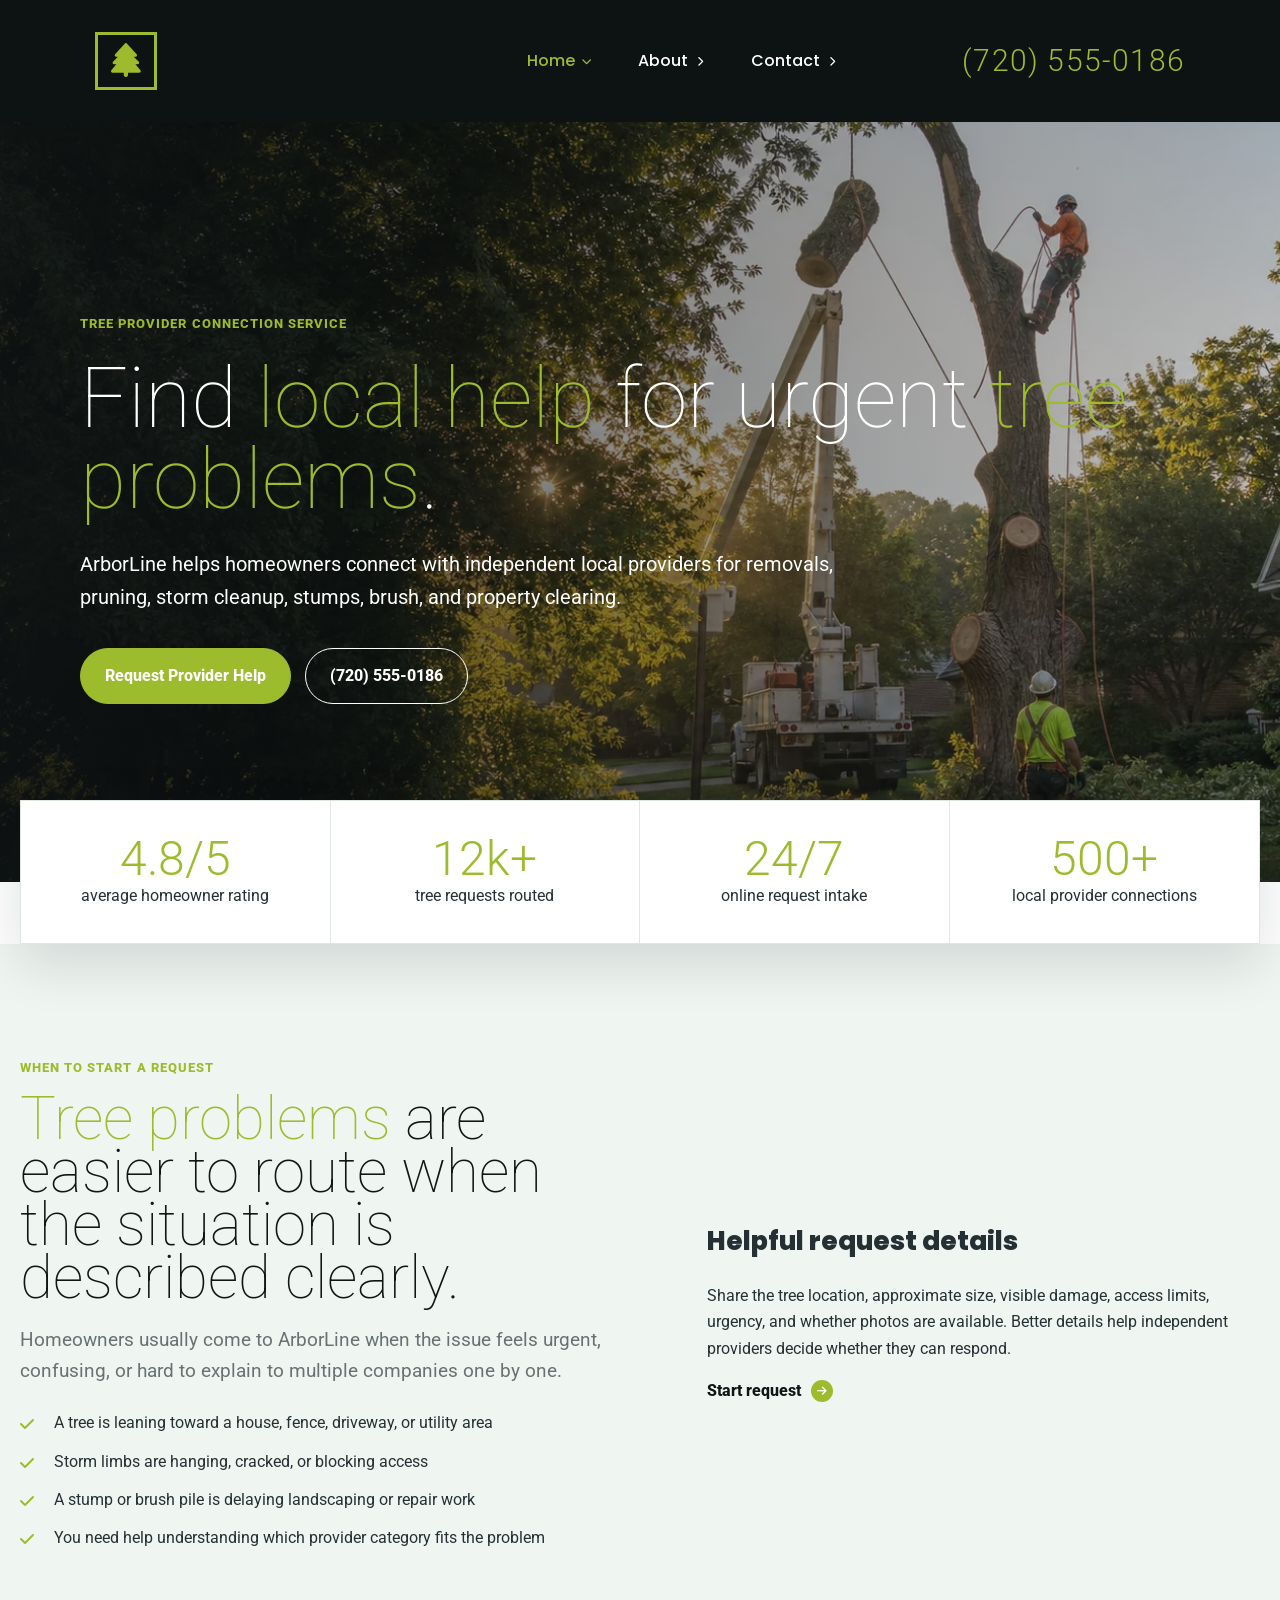
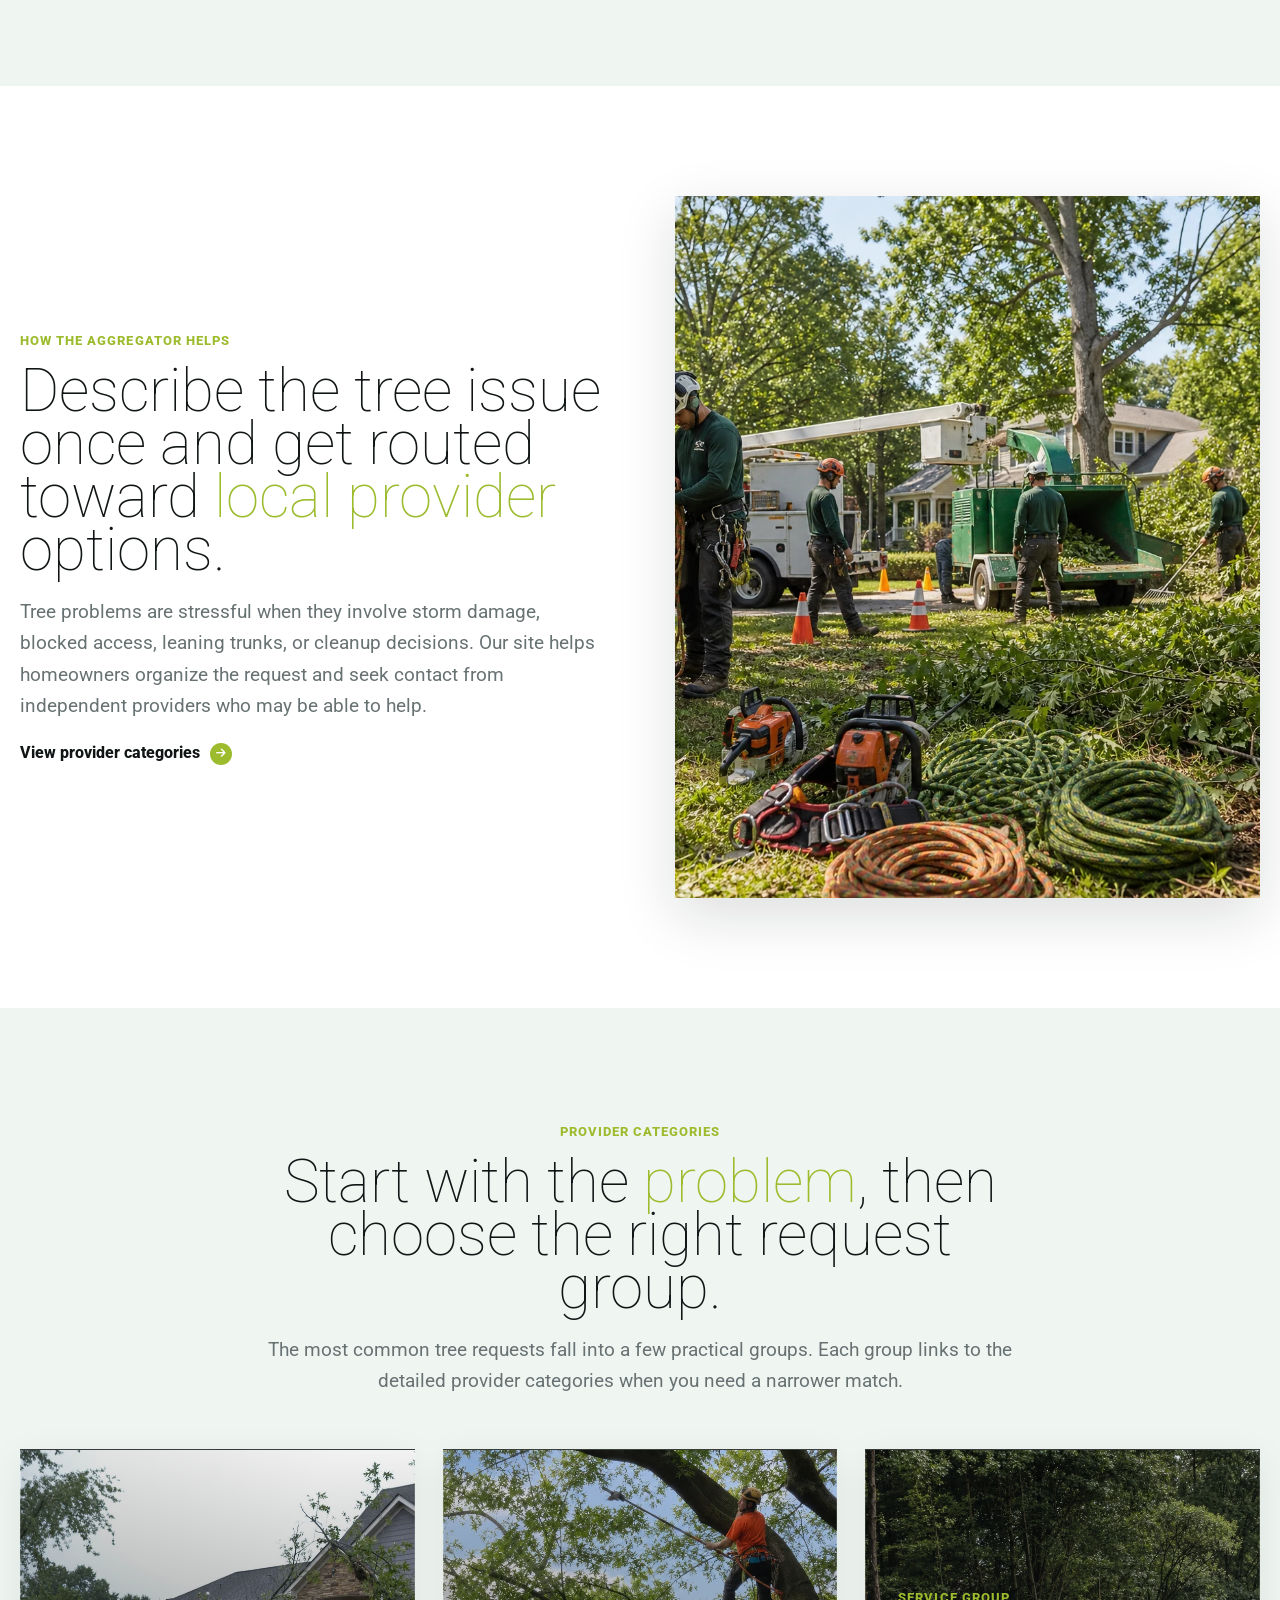
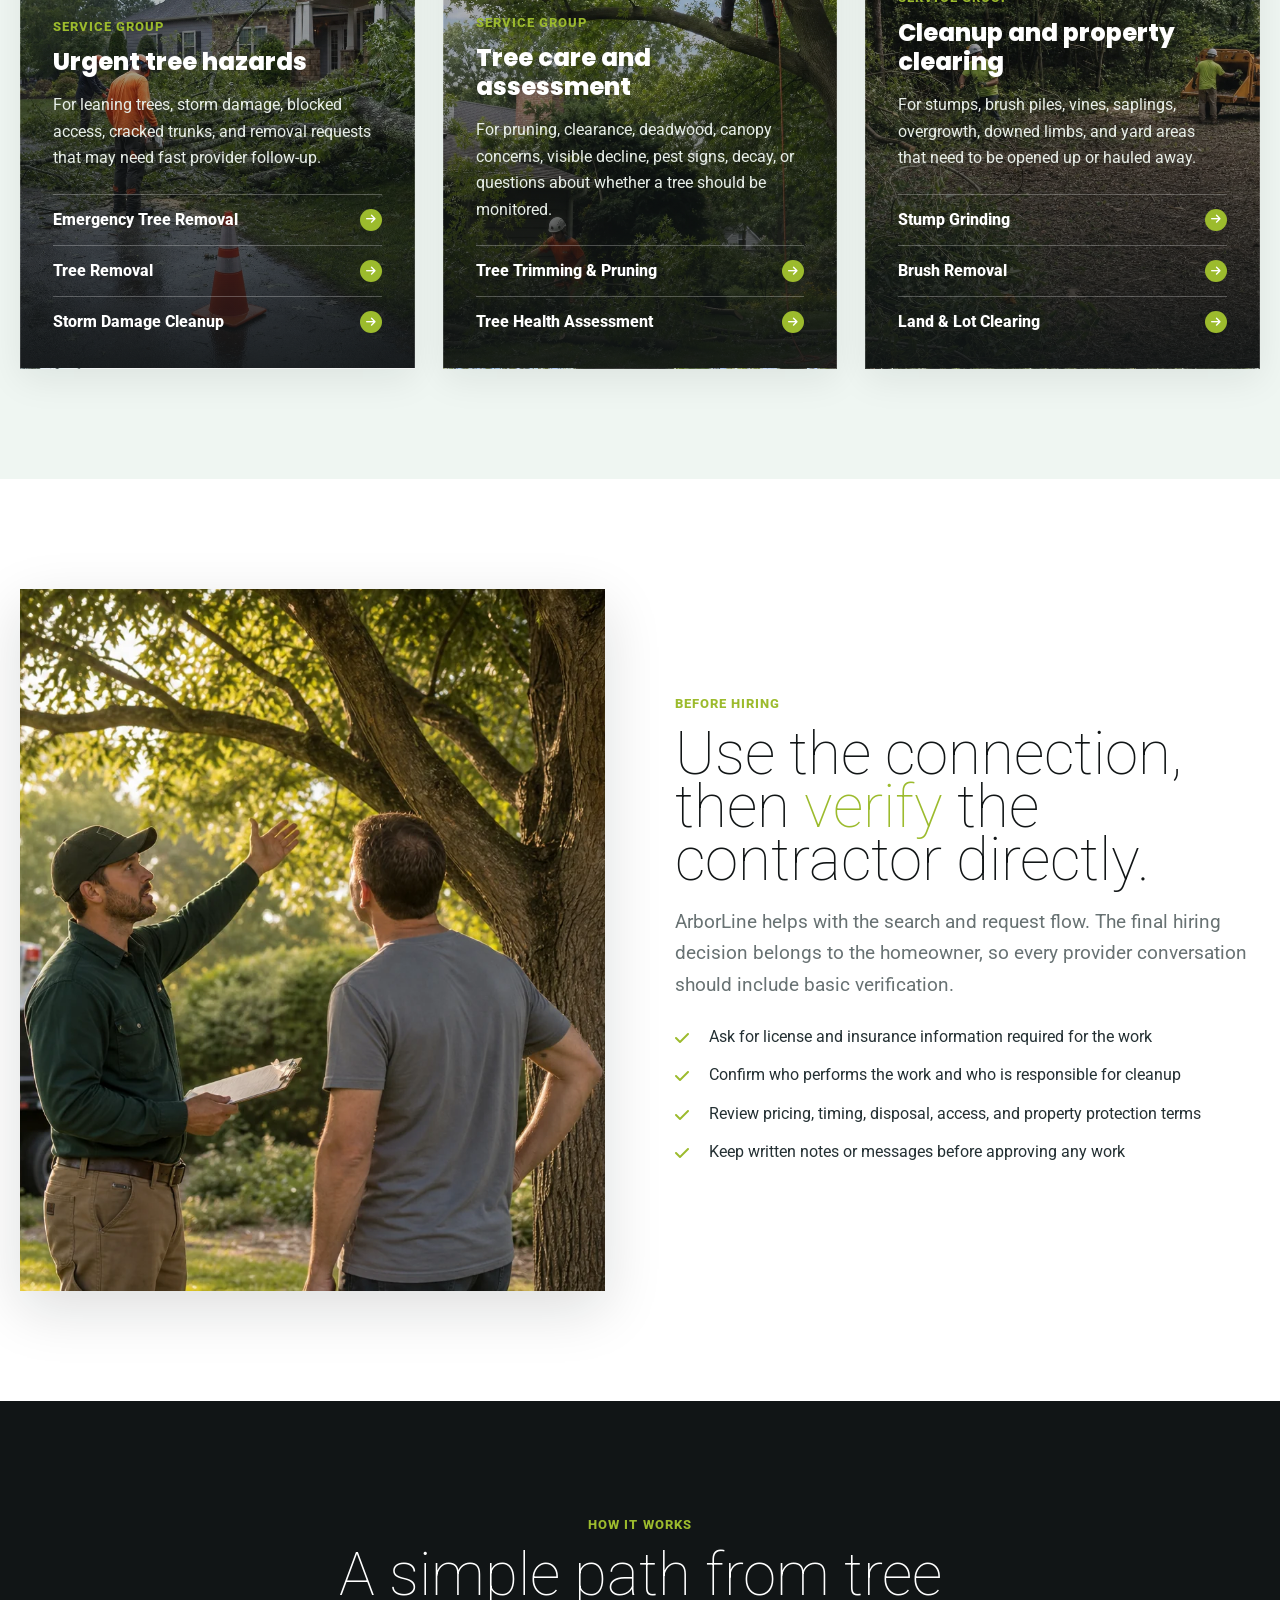
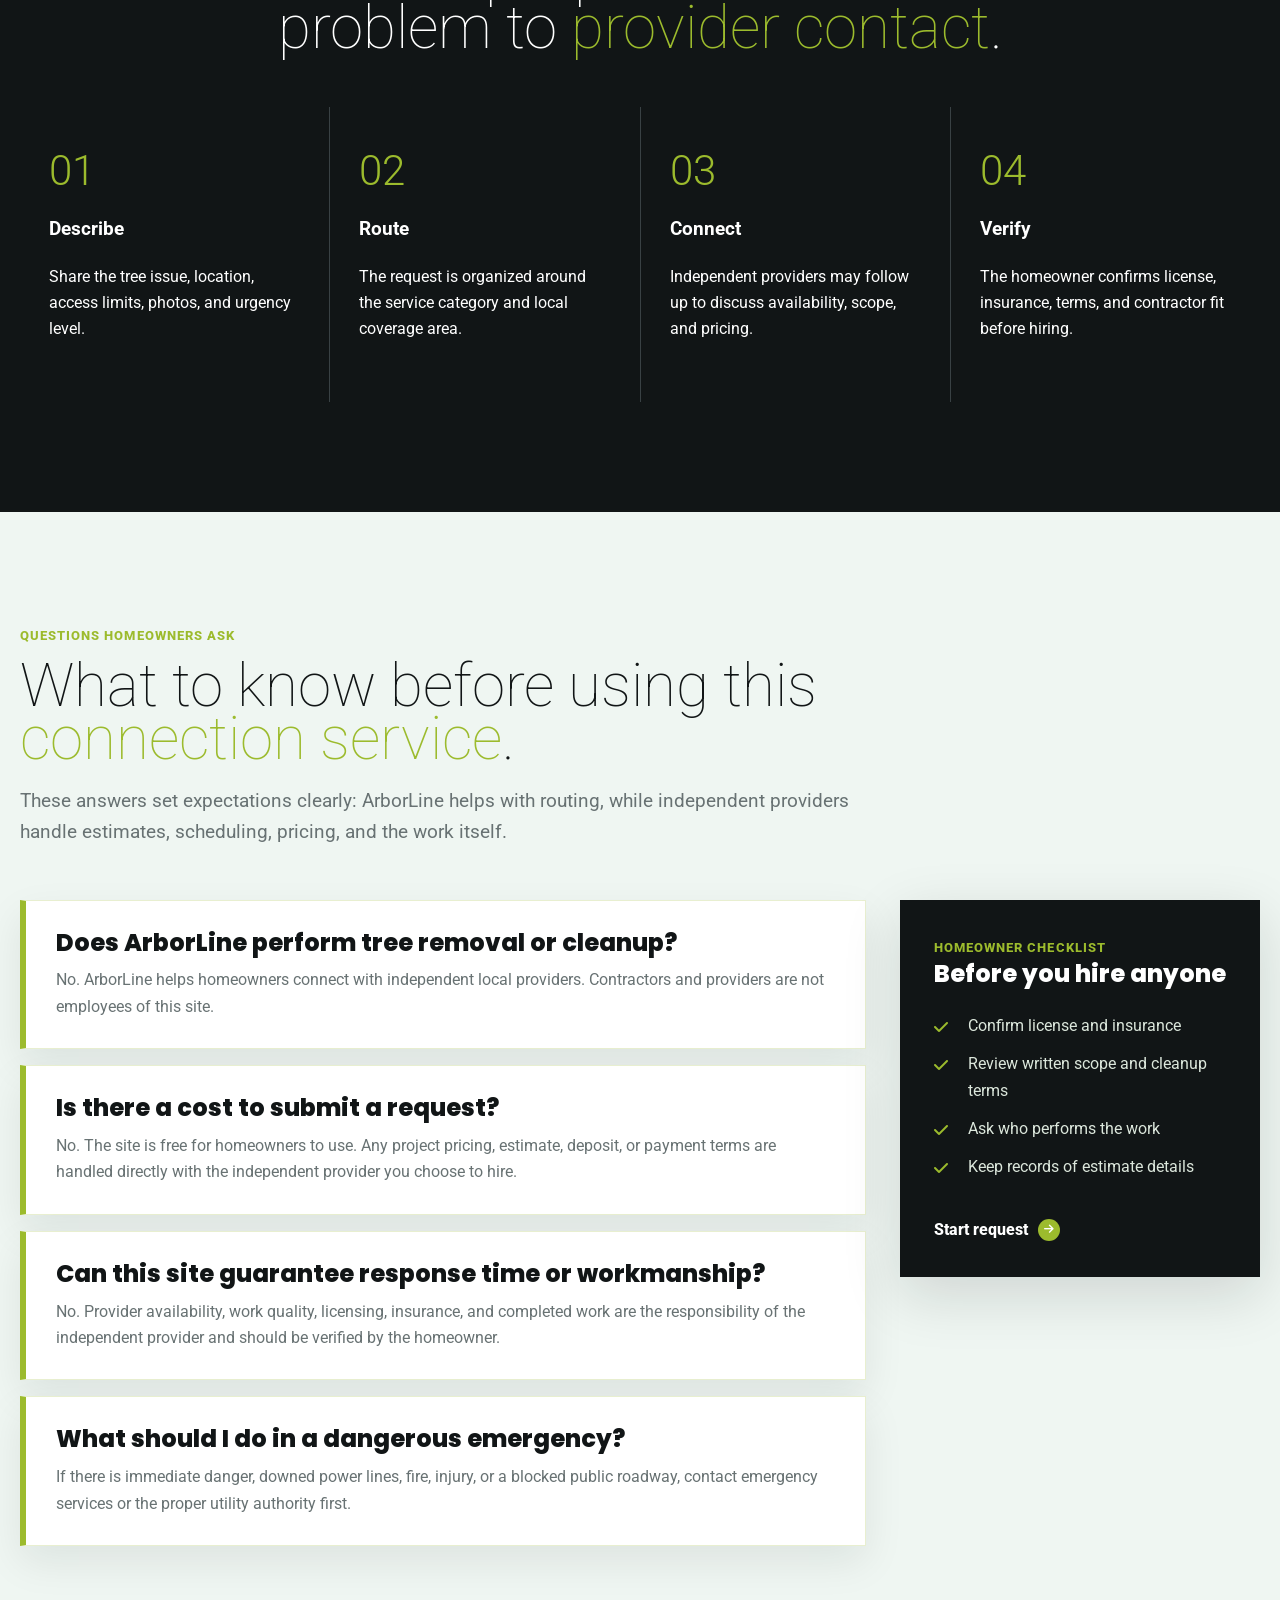
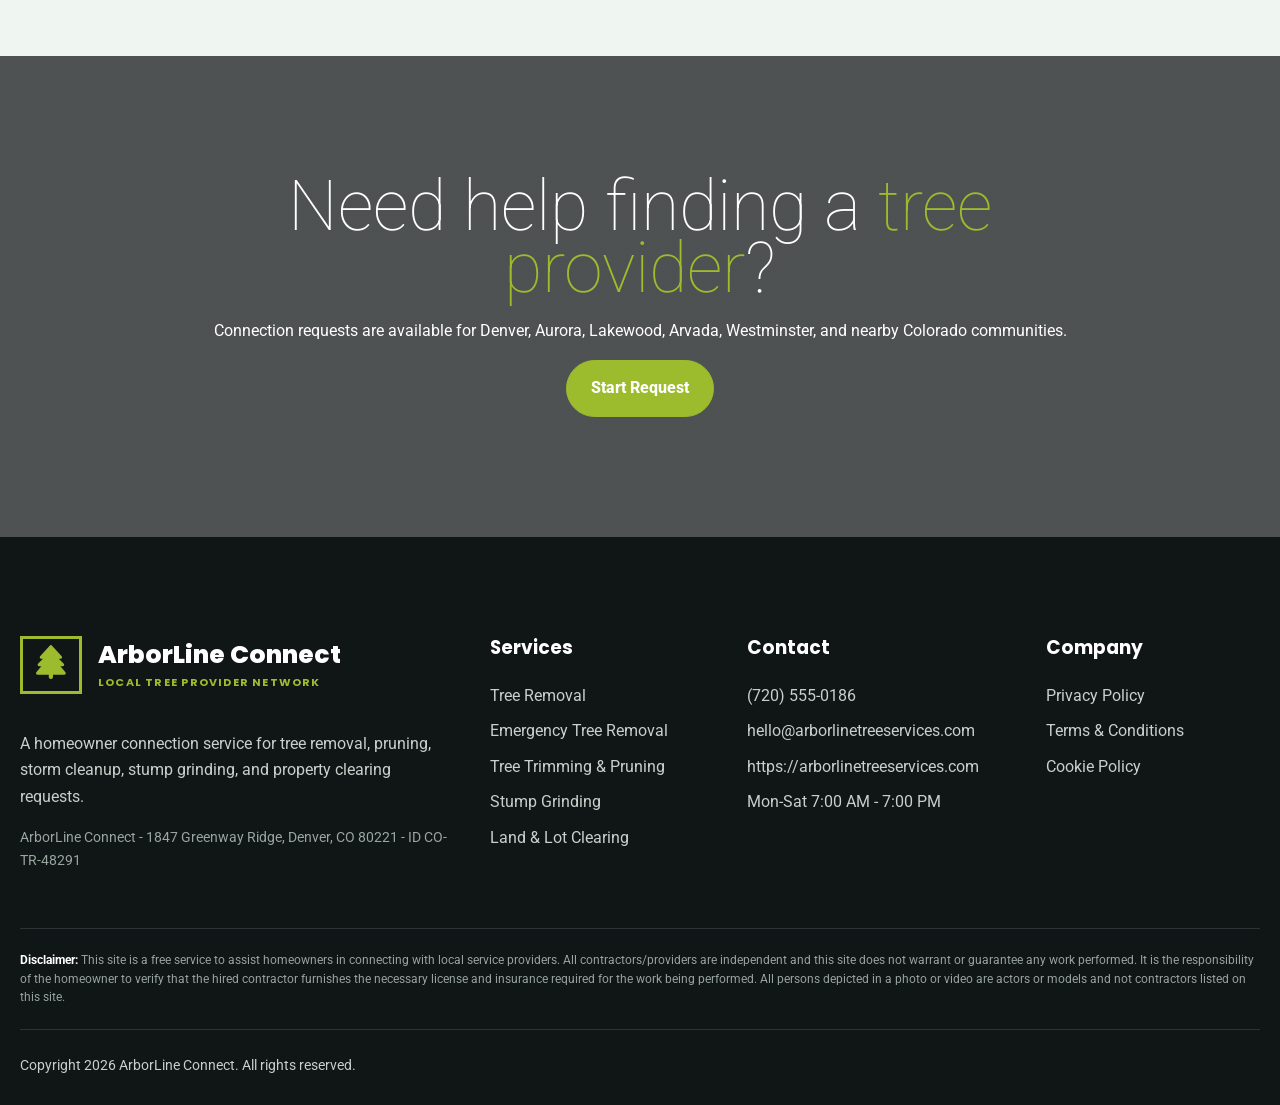
<file: index.html>
<!doctype html>
<html lang="en">
<head>
  <meta charset="utf-8">
  <meta name="viewport" content="width=device-width, initial-scale=1">
  <meta name="description" content="A free homeowner connection service for tree removal, pruning, stump grinding, storm cleanup, brush removal, and lot clearing requests.">
  <title>Find Local Tree Removal Providers in Denver | ArborLine Connect</title>
  <link rel="preconnect" href="https://fonts.googleapis.com">
  <link rel="preconnect" href="https://fonts.gstatic.com" crossorigin>
  <link rel="preconnect" href="https://cdnjs.cloudflare.com">
  <link rel="icon" href="assets/favicon.svg" type="image/svg+xml">
  <link rel="stylesheet" href="https://fonts.googleapis.com/css2?family=Poppins:wght@600;700;800&family=Roboto:wght@100;300;400;500;700;800&display=swap">
  <link rel="stylesheet" href="https://cdnjs.cloudflare.com/ajax/libs/font-awesome/6.5.2/css/all.min.css">
  <link rel="stylesheet" href="css/styles.css">
  <noscript><style>.page-loader{display:none}</style></noscript>
</head>
<body>
<div class="page-loader is-active" data-page-loader aria-hidden="true">
  <div class="loader-inner">
    <div class="saw-blade" aria-hidden="true"><span></span><span></span><span></span></div>
    <span class="loader-text">Loading</span>
  </div>
</div>

<header class="site-header" data-header>
  <div class="container navrow">

<a class="brand header-brand" href="index.html" aria-label="ArborLine Connect home">
  <span class="brand-mark" aria-hidden="true">
    <i class="fa-solid fa-tree"></i>
  </span>
  <span class="brand-copy">
    <span class="brand-name" data-config="companyName"></span>
    <span class="brand-tagline">Local tree provider network</span>
  </span>
</a>
    <button class="menu-toggle" type="button" aria-expanded="false" aria-controls="site-menu" data-menu-toggle><span></span><span></span><span></span></button>
    <nav id="site-menu" class="menu" data-menu>
      <div class="nav-item home-menu is-active" data-home-menu>
        <a class="nav-link" href="index.html">Home <i class="fa-solid fa-chevron-right"></i></a>
        <div class="home-dropdown" data-home-dropdown>
          <a href="index.html#home" data-section-link="home">Top</a>
          <a href="index.html#start-request" data-section-link="start-request">Start request</a>
          <div class="dropdown-branch provider-branch">
            <a class="dropdown-branch-link" href="index.html#provider-categories" data-section-link="provider-categories">Provider categories <i class="fa-solid fa-chevron-right"></i></a>
            <div class="dropdown-panel category-panel">

            <div class="dropdown-branch">
              <a class="dropdown-branch-link" href="index.html#provider-categories">Urgent tree hazards <i class="fa-solid fa-chevron-right"></i></a>
              <div class="dropdown-panel">
                <a href="services/emergency-tree-removal.html">Emergency Tree Removal</a><a href="services/tree-removal.html">Tree Removal</a><a href="services/storm-damage-cleanup.html">Storm Damage Cleanup</a>
              </div>
            </div>
            <div class="dropdown-branch">
              <a class="dropdown-branch-link" href="index.html#provider-categories">Tree care and assessment <i class="fa-solid fa-chevron-right"></i></a>
              <div class="dropdown-panel">
                <a href="services/tree-trimming-pruning.html">Tree Trimming & Pruning</a><a href="services/tree-health-assessment.html">Tree Health Assessment</a>
              </div>
            </div>
            <div class="dropdown-branch">
              <a class="dropdown-branch-link" href="index.html#provider-categories">Cleanup and property clearing <i class="fa-solid fa-chevron-right"></i></a>
              <div class="dropdown-panel">
                <a href="services/stump-grinding.html">Stump Grinding</a><a href="services/brush-removal.html">Brush Removal</a><a href="services/land-lot-clearing.html">Land & Lot Clearing</a>
              </div>
            </div>
            </div>
          </div>
          <a href="index.html#how-it-works" data-section-link="how-it-works">How it works</a>
          <a href="index.html#faq" data-section-link="faq">FAQ</a>
        </div>
      </div>
      <div class="nav-item about-menu" data-about-menu>
        <a class="nav-link" href="about.html">About <i class="fa-solid fa-chevron-right"></i></a>
        <div class="home-dropdown about-dropdown" data-about-dropdown>
          <a href="about.html#about-company" data-about-section-link="about-company">About Company</a>
          <a href="about.html#about-services" data-about-section-link="about-services">About Services</a>
        </div>
      </div>
      <a class="nav-link" href="contact.html">Contact <i class="fa-solid fa-chevron-right"></i></a>
      <a class="nav-phone header-phone" data-config="phoneLabel" data-attr="href:tel" href="#"></a>
    </nav>
  </div>
</header>

<main>
  <section class="hero" id="home" style="--hero:url('/assets/images/hero-tree-removal.webp')">
    <div class="container hero-content reveal">
      <span class="eyebrow">Tree provider connection service</span>
      <h1>Find <span class="accent-text">local help</span> for urgent <span class="accent-text">tree problems</span>.</h1>
      <p>ArborLine helps homeowners connect with independent local providers for removals, pruning, storm cleanup, stumps, brush, and property clearing.</p>
      <div class="hero-actions"><a class="btn" href="contact.html">Request Provider Help</a><a class="btn secondary" data-config="phoneLabel" data-attr="href:tel" href="#"></a></div>
    </div>
  </section>
  <div class="container stats reveal">
    <div class="stat"><strong>4.8/5</strong><span>average homeowner rating</span></div>
    <div class="stat"><strong>12k+</strong><span>tree requests routed</span></div>
    <div class="stat"><strong>24/7</strong><span>online request intake</span></div>
    <div class="stat"><strong>500+</strong><span>local provider connections</span></div>
  </div>
  <section class="section alt" id="start-request">
    <div class="container split">
      <div class="reveal">
        <span class="kicker">When to start a request</span>
        <h2><span class="accent-text">Tree problems</span> are easier to route when the situation is described clearly.</h2>
        <p class="lead">Homeowners usually come to ArborLine when the issue feels urgent, confusing, or hard to explain to multiple companies one by one.</p>
        <ul class="check-list">
          <li>A tree is leaning toward a house, fence, driveway, or utility area</li>
          <li>Storm limbs are hanging, cracked, or blocking access</li>
          <li>A stump or brush pile is delaying landscaping or repair work</li>
          <li>You need help understanding which provider category fits the problem</li>
        </ul>
      </div>
      <aside class="sidebar-card reveal">
        <h3>Helpful request details</h3>
        <p>Share the tree location, approximate size, visible damage, access limits, urgency, and whether photos are available. Better details help independent providers decide whether they can respond.</p>
        <a class="text-link" href="contact.html">Start request <i class="fa-solid fa-arrow-right"></i></a>
      </aside>
    </div>
  </section>
  <section class="section">
    <div class="container split">
      <div class="reveal">
        <span class="kicker">How the aggregator helps</span>
        <h2>Describe the tree issue once and get routed toward <span class="accent-text">local provider</span> options.</h2>
        <p class="lead">Tree problems are stressful when they involve storm damage, blocked access, leaning trunks, or cleanup decisions. Our site helps homeowners organize the request and seek contact from independent providers who may be able to help.</p>
        <a class="text-link" href="#provider-categories">View provider categories <i class="fa-solid fa-arrow-right"></i></a>
      </div>
      <div class="photo-frame tall reveal"><img src="assets/images/process-worksite.webp" alt="Tree service worksite used to illustrate provider categories"></div>
    </div>
  </section>
  <section class="section alt" id="provider-categories">
    <div class="container">
      <div class="section-title reveal"><span class="kicker">Provider categories</span><h2>Start with the <span class="accent-text">problem</span>, then choose the right request group.</h2><p class="lead">The most common tree requests fall into a few practical groups. Each group links to the detailed provider categories when you need a narrower match.</p></div>
      <div class="service-grid service-group-grid">
<article class="service-card service-group-card reveal" style="--card-image:url('/assets/images/emergency-tree-removal.webp')">
  <div class="service-card-body">
    <span class="kicker">Service group</span>
    <h3>Urgent tree hazards</h3>
    <p>For leaning trees, storm damage, blocked access, cracked trunks, and removal requests that may need fast provider follow-up.</p>
    <div class="group-links">
      <a class="text-link" href="services/emergency-tree-removal.html">Emergency Tree Removal <i class="fa-solid fa-arrow-right"></i></a><a class="text-link" href="services/tree-removal.html">Tree Removal <i class="fa-solid fa-arrow-right"></i></a><a class="text-link" href="services/storm-damage-cleanup.html">Storm Damage Cleanup <i class="fa-solid fa-arrow-right"></i></a>
    </div>
  </div>
</article>
<article class="service-card service-group-card reveal" style="--card-image:url('/assets/images/tree-trimming-pruning.webp')">
  <div class="service-card-body">
    <span class="kicker">Service group</span>
    <h3>Tree care and assessment</h3>
    <p>For pruning, clearance, deadwood, canopy concerns, visible decline, pest signs, decay, or questions about whether a tree should be monitored.</p>
    <div class="group-links">
      <a class="text-link" href="services/tree-trimming-pruning.html">Tree Trimming & Pruning <i class="fa-solid fa-arrow-right"></i></a><a class="text-link" href="services/tree-health-assessment.html">Tree Health Assessment <i class="fa-solid fa-arrow-right"></i></a>
    </div>
  </div>
</article>
<article class="service-card service-group-card reveal" style="--card-image:url('/assets/images/land-lot-clearing.webp')">
  <div class="service-card-body">
    <span class="kicker">Service group</span>
    <h3>Cleanup and property clearing</h3>
    <p>For stumps, brush piles, vines, saplings, overgrowth, downed limbs, and yard areas that need to be opened up or hauled away.</p>
    <div class="group-links">
      <a class="text-link" href="services/stump-grinding.html">Stump Grinding <i class="fa-solid fa-arrow-right"></i></a><a class="text-link" href="services/brush-removal.html">Brush Removal <i class="fa-solid fa-arrow-right"></i></a><a class="text-link" href="services/land-lot-clearing.html">Land & Lot Clearing <i class="fa-solid fa-arrow-right"></i></a>
    </div>
  </div>
</article></div>
    </div>
  </section>
  <section class="section">
    <div class="container split">
      <div class="photo-frame tall reveal"><img src="assets/images/contact-consultation.webp" alt="Homeowner reviewing tree provider request details"></div>
      <div class="reveal">
        <span class="kicker">Before hiring</span>
        <h2>Use the connection, then <span class="accent-text">verify</span> the contractor directly.</h2>
        <p class="lead">ArborLine helps with the search and request flow. The final hiring decision belongs to the homeowner, so every provider conversation should include basic verification.</p>
        <ul class="check-list">
          <li>Ask for license and insurance information required for the work</li>
          <li>Confirm who performs the work and who is responsible for cleanup</li>
          <li>Review pricing, timing, disposal, access, and property protection terms</li>
          <li>Keep written notes or messages before approving any work</li>
        </ul>
      </div>
    </div>
  </section>
  <section class="section dark process-section" id="how-it-works" data-process-section>
    <div class="process-bg-layer process-bg-describe" aria-hidden="true"></div>
    <div class="process-bg-layer process-bg-route" aria-hidden="true"></div>
    <div class="process-bg-layer process-bg-connect" aria-hidden="true"></div>
    <div class="process-bg-layer process-bg-verify" aria-hidden="true"></div>
    <div class="process-bg-shade" aria-hidden="true"></div>
    <div class="container">
      <div class="section-title reveal"><span class="kicker">How it works</span><h2>A simple path from tree problem to <span class="accent-text">provider contact</span>.</h2></div>
      <div class="process-list reveal">
        <div class="process-step" data-process-bg="describe"><span>01</span><h3>Describe</h3><p>Share the tree issue, location, access limits, photos, and urgency level.</p></div>
        <div class="process-step" data-process-bg="route"><span>02</span><h3>Route</h3><p>The request is organized around the service category and local coverage area.</p></div>
        <div class="process-step" data-process-bg="connect"><span>03</span><h3>Connect</h3><p>Independent providers may follow up to discuss availability, scope, and pricing.</p></div>
        <div class="process-step" data-process-bg="verify"><span>04</span><h3>Verify</h3><p>The homeowner confirms license, insurance, terms, and contractor fit before hiring.</p></div>
      </div>
    </div>
  </section>
  <section class="section alt" id="faq">
    <div class="container faq-layout reveal">
      <div class="section-title left">
        <span class="kicker">Questions homeowners ask</span>
        <h2>What to know before using this <span class="accent-text">connection service</span>.</h2>
        <p class="lead">These answers set expectations clearly: ArborLine helps with routing, while independent providers handle estimates, scheduling, pricing, and the work itself.</p>
      </div>
      <div class="faq-grid">
        <div class="faq-list">
          <article class="faq-item">
            <div><h3>Does ArborLine perform tree removal or cleanup?</h3><p>No. ArborLine helps homeowners connect with independent local providers. Contractors and providers are not employees of this site.</p></div>
          </article>
          <article class="faq-item">
            <div><h3>Is there a cost to submit a request?</h3><p>No. The site is free for homeowners to use. Any project pricing, estimate, deposit, or payment terms are handled directly with the independent provider you choose to hire.</p></div>
          </article>
          <article class="faq-item">
            <div><h3>Can this site guarantee response time or workmanship?</h3><p>No. Provider availability, work quality, licensing, insurance, and completed work are the responsibility of the independent provider and should be verified by the homeowner.</p></div>
          </article>
          <article class="faq-item">
            <div><h3>What should I do in a dangerous emergency?</h3><p>If there is immediate danger, downed power lines, fire, injury, or a blocked public roadway, contact emergency services or the proper utility authority first.</p></div>
          </article>
        </div>
        <aside class="faq-note">
          <span class="kicker">Homeowner checklist</span>
          <h3>Before you hire anyone</h3>
          <ul class="check-list">
            <li>Confirm license and insurance</li>
            <li>Review written scope and cleanup terms</li>
            <li>Ask who performs the work</li>
            <li>Keep records of estimate details</li>
          </ul>
          <a class="text-link" href="contact.html">Start request <i class="fa-solid fa-arrow-right"></i></a>
        </aside>
      </div>
    </div>
  </section>
  <section class="cta-band reveal"><div class="container"><h2>Need help finding a <span class="accent-text">tree provider</span>?</h2><p>Connection requests are available for <span data-service-area></span>.</p><a class="btn" href="contact.html">Start Request</a></div></section>
</main>
<a class="floating-cta" data-floating-cta href="#" aria-label="Call ArborLine Connect">
  <i class="fa-solid fa-phone" aria-hidden="true"></i>
  <span>Call</span>
</a>

<footer class="footer">
  <div class="container footer-grid">
    <div>

<a class="brand footer-brand" href="index.html" aria-label="ArborLine Connect home">
  <span class="brand-mark" aria-hidden="true">
    <i class="fa-solid fa-tree"></i>
  </span>
  <span class="brand-copy">
    <span class="brand-name" data-config="companyName"></span>
    <span class="brand-tagline">Local tree provider network</span>
  </span>
</a>
      <p data-config="footerText"></p>
      <p class="company-line"><span data-config="companyName"></span> - <span data-config="address"></span> - ID <span data-config="companyId"></span></p>
    </div>
    <div>
      <h3>Services</h3>
      <a href="services/tree-removal.html">Tree Removal</a><a href="services/emergency-tree-removal.html">Emergency Tree Removal</a><a href="services/tree-trimming-pruning.html">Tree Trimming & Pruning</a><a href="services/stump-grinding.html">Stump Grinding</a><a href="services/land-lot-clearing.html">Land & Lot Clearing</a>
    </div>
    <div>
      <h3>Contact</h3>
      <a data-config="phoneLabel" data-attr="href:tel" href="#"></a>
      <a data-config="email" data-attr="href:mailto" href="#"></a>
      <a data-config="website" data-attr="href" href="#"></a>
      <span data-config="businessHours"></span>
    </div>
    <div>
      <h3>Company</h3>
      <a href="privacy-policy.html">Privacy Policy</a>
      <a href="terms-and-conditions.html">Terms & Conditions</a>
      <a href="cookie-policy.html">Cookie Policy</a>
    </div>
  </div>
  <div class="container footer-disclaimer">
    <strong>Disclaimer:</strong> This site is a free service to assist homeowners in connecting with local service providers. All contractors/providers are independent and this site does not warrant or guarantee any work performed. It is the responsibility of the homeowner to verify that the hired contractor furnishes the necessary license and insurance required for the work being performed. All persons depicted in a photo or video are actors or models and not contractors listed on this site.
  </div>
  <div class="container copyright" data-config="copyright"></div>
</footer>
<script src="js/site-config.js"></script>
<script src="js/main.js"></script>
</body>
</html>
</file>
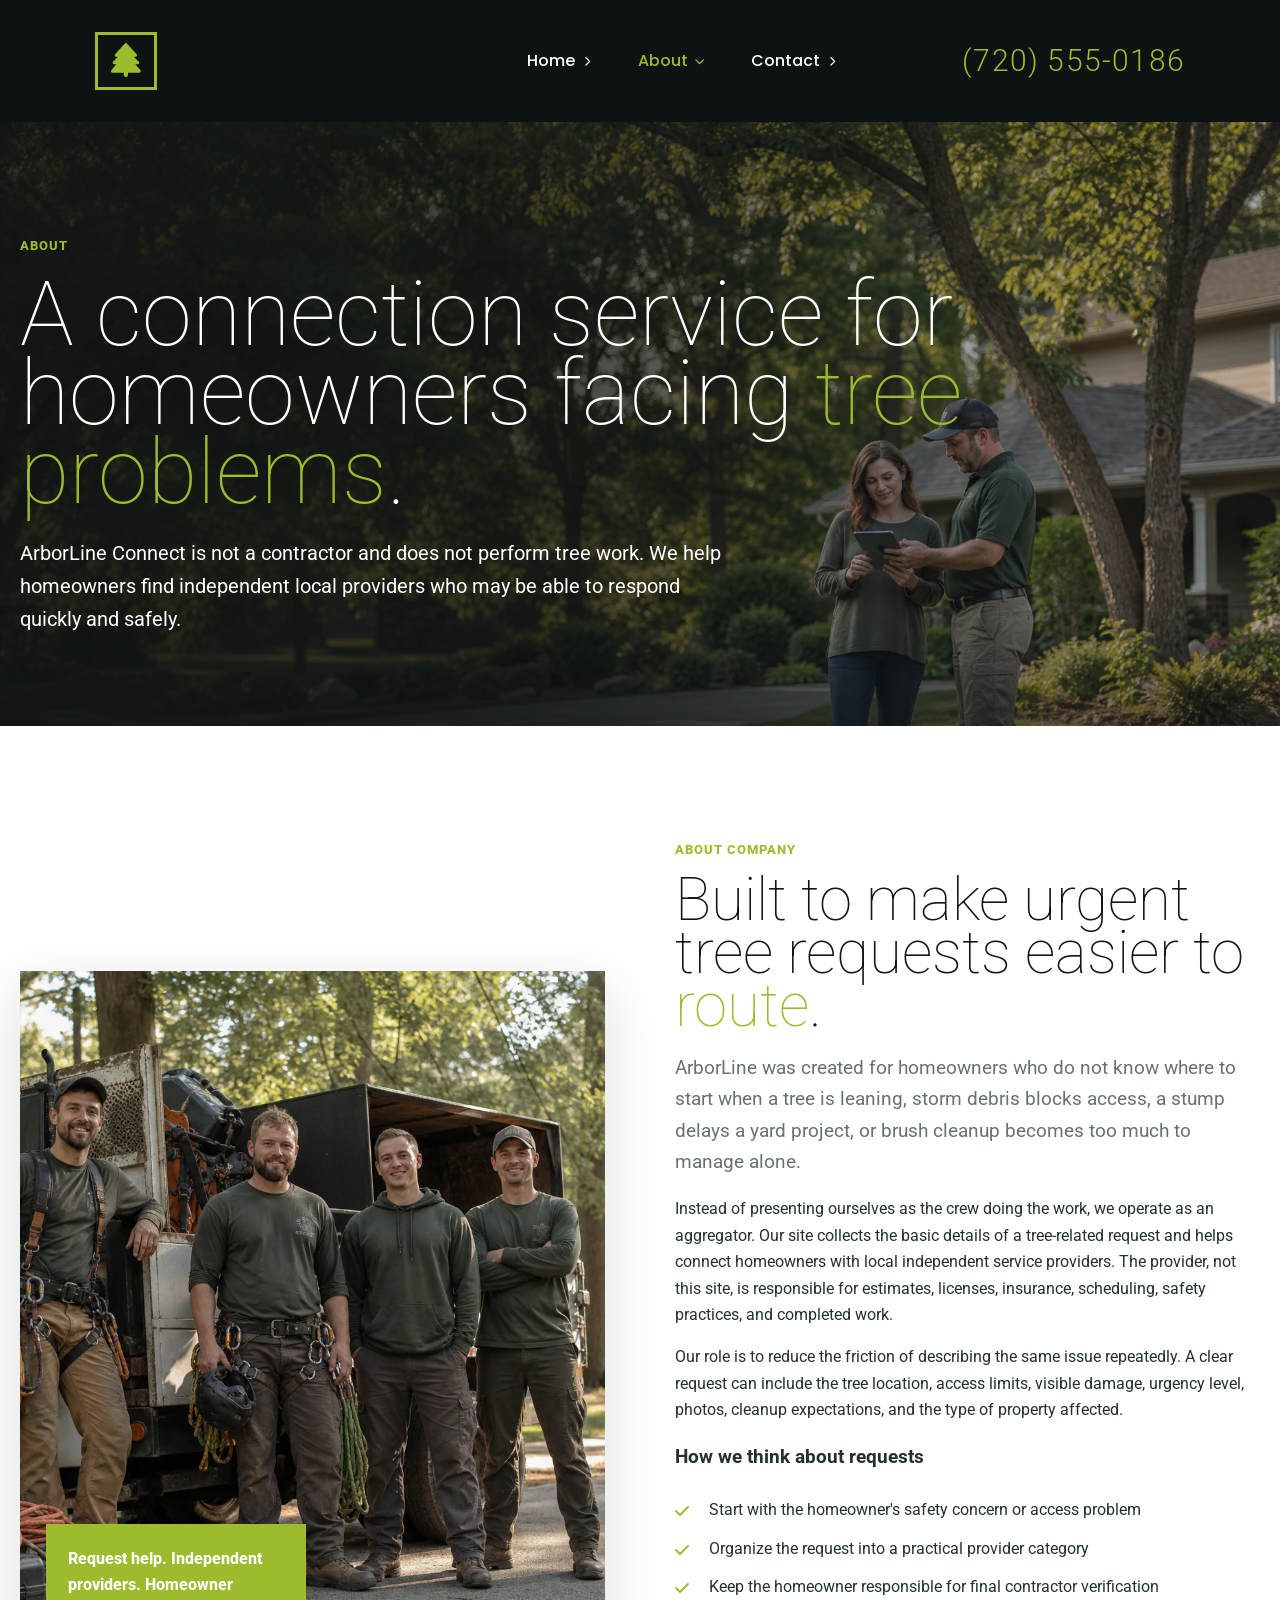
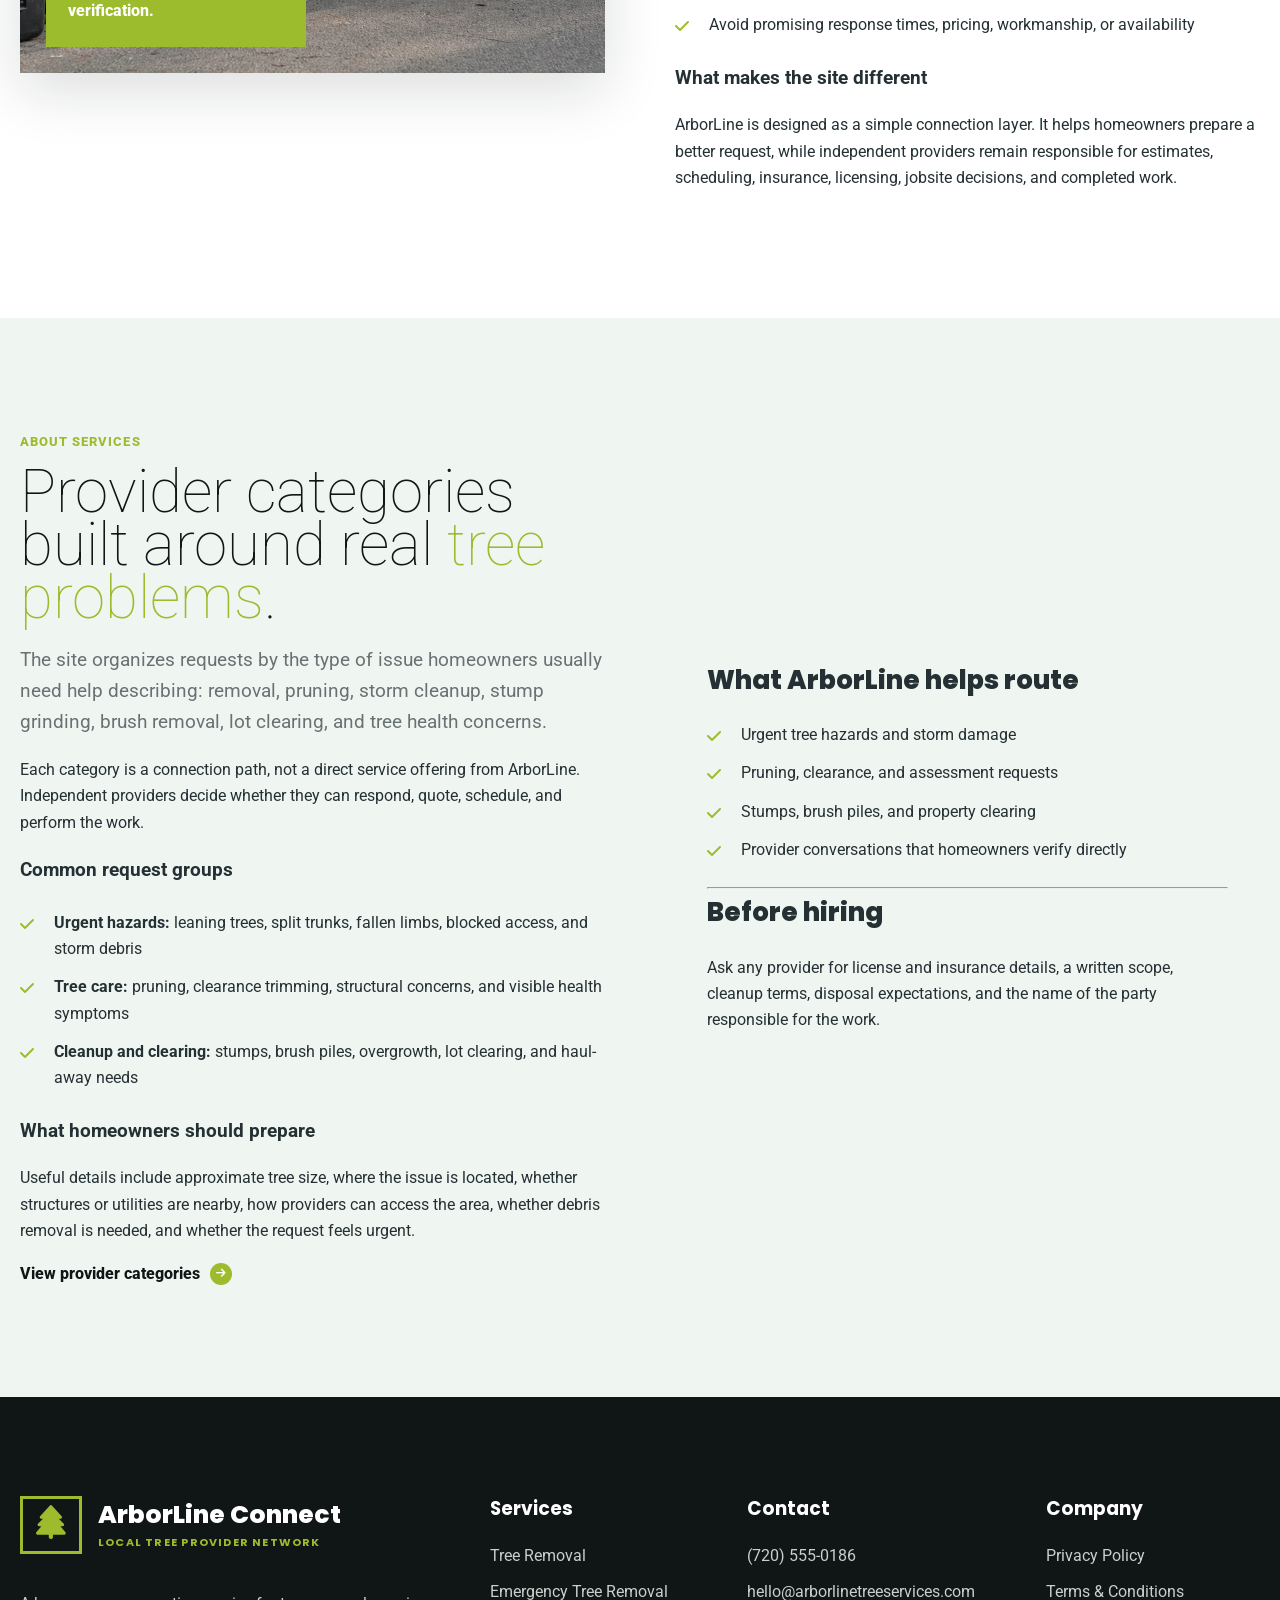
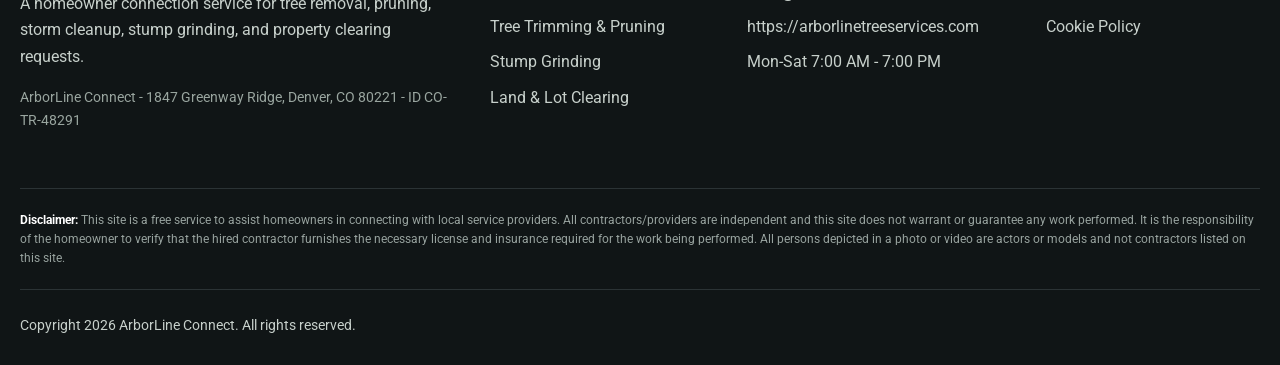
<file: about.html>
<!doctype html>
<html lang="en">
<head>
  <meta charset="utf-8">
  <meta name="viewport" content="width=device-width, initial-scale=1">
  <meta name="description" content="Learn how ArborLine Connect helps homeowners connect with independent local tree service providers.">
  <title>About ArborLine Connect | Homeowner Connection Service</title>
  <link rel="preconnect" href="https://fonts.googleapis.com">
  <link rel="preconnect" href="https://fonts.gstatic.com" crossorigin>
  <link rel="preconnect" href="https://cdnjs.cloudflare.com">
  <link rel="icon" href="assets/favicon.svg" type="image/svg+xml">
  <link rel="stylesheet" href="https://fonts.googleapis.com/css2?family=Poppins:wght@600;700;800&family=Roboto:wght@100;300;400;500;700;800&display=swap">
  <link rel="stylesheet" href="https://cdnjs.cloudflare.com/ajax/libs/font-awesome/6.5.2/css/all.min.css">
  <link rel="stylesheet" href="css/styles.css">
  <noscript><style>.page-loader{display:none}</style></noscript>
</head>
<body>
<div class="page-loader is-active" data-page-loader aria-hidden="true">
  <div class="loader-inner">
    <div class="saw-blade" aria-hidden="true"><span></span><span></span><span></span></div>
    <span class="loader-text">Loading</span>
  </div>
</div>

<header class="site-header" data-header>
  <div class="container navrow">

<a class="brand header-brand" href="index.html" aria-label="ArborLine Connect home">
  <span class="brand-mark" aria-hidden="true">
    <i class="fa-solid fa-tree"></i>
  </span>
  <span class="brand-copy">
    <span class="brand-name" data-config="companyName"></span>
    <span class="brand-tagline">Local tree provider network</span>
  </span>
</a>
    <button class="menu-toggle" type="button" aria-expanded="false" aria-controls="site-menu" data-menu-toggle><span></span><span></span><span></span></button>
    <nav id="site-menu" class="menu" data-menu>
      <div class="nav-item home-menu" data-home-menu>
        <a class="nav-link" href="index.html">Home <i class="fa-solid fa-chevron-right"></i></a>
        <div class="home-dropdown" data-home-dropdown>
          <a href="index.html#home" data-section-link="home">Top</a>
          <a href="index.html#start-request" data-section-link="start-request">Start request</a>
          <div class="dropdown-branch provider-branch">
            <a class="dropdown-branch-link" href="index.html#provider-categories" data-section-link="provider-categories">Provider categories <i class="fa-solid fa-chevron-right"></i></a>
            <div class="dropdown-panel category-panel">

            <div class="dropdown-branch">
              <a class="dropdown-branch-link" href="index.html#provider-categories">Urgent tree hazards <i class="fa-solid fa-chevron-right"></i></a>
              <div class="dropdown-panel">
                <a href="services/emergency-tree-removal.html">Emergency Tree Removal</a><a href="services/tree-removal.html">Tree Removal</a><a href="services/storm-damage-cleanup.html">Storm Damage Cleanup</a>
              </div>
            </div>
            <div class="dropdown-branch">
              <a class="dropdown-branch-link" href="index.html#provider-categories">Tree care and assessment <i class="fa-solid fa-chevron-right"></i></a>
              <div class="dropdown-panel">
                <a href="services/tree-trimming-pruning.html">Tree Trimming & Pruning</a><a href="services/tree-health-assessment.html">Tree Health Assessment</a>
              </div>
            </div>
            <div class="dropdown-branch">
              <a class="dropdown-branch-link" href="index.html#provider-categories">Cleanup and property clearing <i class="fa-solid fa-chevron-right"></i></a>
              <div class="dropdown-panel">
                <a href="services/stump-grinding.html">Stump Grinding</a><a href="services/brush-removal.html">Brush Removal</a><a href="services/land-lot-clearing.html">Land & Lot Clearing</a>
              </div>
            </div>
            </div>
          </div>
          <a href="index.html#how-it-works" data-section-link="how-it-works">How it works</a>
          <a href="index.html#faq" data-section-link="faq">FAQ</a>
        </div>
      </div>
      <div class="nav-item about-menu is-active" data-about-menu>
        <a class="nav-link" href="about.html">About <i class="fa-solid fa-chevron-right"></i></a>
        <div class="home-dropdown about-dropdown" data-about-dropdown>
          <a href="about.html#about-company" data-about-section-link="about-company">About Company</a>
          <a href="about.html#about-services" data-about-section-link="about-services">About Services</a>
        </div>
      </div>
      <a class="nav-link" href="contact.html">Contact <i class="fa-solid fa-chevron-right"></i></a>
      <a class="nav-phone header-phone" data-config="phoneLabel" data-attr="href:tel" href="#"></a>
    </nav>
  </div>
</header>

<main>
  <section class="page-hero" style="--hero:url('/assets/images/about-hero-connect.webp')"><div class="container reveal"><span class="eyebrow">About</span><h1>A connection service for homeowners facing <span class="accent-text">tree problems</span>.</h1><p>ArborLine Connect is not a contractor and does not perform tree work. We help homeowners find independent local providers who may be able to respond quickly and safely.</p></div></section>
  <section class="section" id="about-company"><div class="container split"><div class="photo-frame tall reveal"><img src="assets/images/about-team.webp" alt="Tree service providers shown as illustrative models"><div class="badge">Request help. Independent providers. Homeowner verification.</div></div><div class="reveal"><span class="kicker">About company</span><h2>Built to make urgent tree requests easier to <span class="accent-text">route</span>.</h2><p class="lead">ArborLine was created for homeowners who do not know where to start when a tree is leaning, storm debris blocks access, a stump delays a yard project, or brush cleanup becomes too much to manage alone.</p><p>Instead of presenting ourselves as the crew doing the work, we operate as an aggregator. Our site collects the basic details of a tree-related request and helps connect homeowners with local independent service providers. The provider, not this site, is responsible for estimates, licenses, insurance, scheduling, safety practices, and completed work.</p><p>Our role is to reduce the friction of describing the same issue repeatedly. A clear request can include the tree location, access limits, visible damage, urgency level, photos, cleanup expectations, and the type of property affected.</p><h3>How we think about requests</h3><ul class="check-list"><li>Start with the homeowner's safety concern or access problem</li><li>Organize the request into a practical provider category</li><li>Keep the homeowner responsible for final contractor verification</li><li>Avoid promising response times, pricing, workmanship, or availability</li></ul><h3>What makes the site different</h3><p>ArborLine is designed as a simple connection layer. It helps homeowners prepare a better request, while independent providers remain responsible for estimates, scheduling, insurance, licensing, jobsite decisions, and completed work.</p></div></div></section>
  <section class="section alt" id="about-services"><div class="container split"><div class="reveal"><span class="kicker">About services</span><h2>Provider categories built around real <span class="accent-text">tree problems</span>.</h2><p class="lead">The site organizes requests by the type of issue homeowners usually need help describing: removal, pruning, storm cleanup, stump grinding, brush removal, lot clearing, and tree health concerns.</p><p>Each category is a connection path, not a direct service offering from ArborLine. Independent providers decide whether they can respond, quote, schedule, and perform the work.</p><h3>Common request groups</h3><ul class="check-list"><li><strong>Urgent hazards:</strong> leaning trees, split trunks, fallen limbs, blocked access, and storm debris</li><li><strong>Tree care:</strong> pruning, clearance trimming, structural concerns, and visible health symptoms</li><li><strong>Cleanup and clearing:</strong> stumps, brush piles, overgrowth, lot clearing, and haul-away needs</li></ul><h3>What homeowners should prepare</h3><p>Useful details include approximate tree size, where the issue is located, whether structures or utilities are nearby, how providers can access the area, whether debris removal is needed, and whether the request feels urgent.</p><a class="text-link" href="index.html#provider-categories">View provider categories <i class="fa-solid fa-arrow-right"></i></a></div><aside class="sidebar-card reveal"><h3>What ArborLine helps route</h3><ul class="check-list"><li>Urgent tree hazards and storm damage</li><li>Pruning, clearance, and assessment requests</li><li>Stumps, brush piles, and property clearing</li><li>Provider conversations that homeowners verify directly</li></ul><hr><h3>Before hiring</h3><p>Ask any provider for license and insurance details, a written scope, cleanup terms, disposal expectations, and the name of the party responsible for the work.</p></aside></div></section>
</main>
<a class="floating-cta" data-floating-cta href="#" aria-label="Call ArborLine Connect">
  <i class="fa-solid fa-phone" aria-hidden="true"></i>
  <span>Call</span>
</a>

<footer class="footer">
  <div class="container footer-grid">
    <div>

<a class="brand footer-brand" href="index.html" aria-label="ArborLine Connect home">
  <span class="brand-mark" aria-hidden="true">
    <i class="fa-solid fa-tree"></i>
  </span>
  <span class="brand-copy">
    <span class="brand-name" data-config="companyName"></span>
    <span class="brand-tagline">Local tree provider network</span>
  </span>
</a>
      <p data-config="footerText"></p>
      <p class="company-line"><span data-config="companyName"></span> - <span data-config="address"></span> - ID <span data-config="companyId"></span></p>
    </div>
    <div>
      <h3>Services</h3>
      <a href="services/tree-removal.html">Tree Removal</a><a href="services/emergency-tree-removal.html">Emergency Tree Removal</a><a href="services/tree-trimming-pruning.html">Tree Trimming & Pruning</a><a href="services/stump-grinding.html">Stump Grinding</a><a href="services/land-lot-clearing.html">Land & Lot Clearing</a>
    </div>
    <div>
      <h3>Contact</h3>
      <a data-config="phoneLabel" data-attr="href:tel" href="#"></a>
      <a data-config="email" data-attr="href:mailto" href="#"></a>
      <a data-config="website" data-attr="href" href="#"></a>
      <span data-config="businessHours"></span>
    </div>
    <div>
      <h3>Company</h3>
      <a href="privacy-policy.html">Privacy Policy</a>
      <a href="terms-and-conditions.html">Terms & Conditions</a>
      <a href="cookie-policy.html">Cookie Policy</a>
    </div>
  </div>
  <div class="container footer-disclaimer">
    <strong>Disclaimer:</strong> This site is a free service to assist homeowners in connecting with local service providers. All contractors/providers are independent and this site does not warrant or guarantee any work performed. It is the responsibility of the homeowner to verify that the hired contractor furnishes the necessary license and insurance required for the work being performed. All persons depicted in a photo or video are actors or models and not contractors listed on this site.
  </div>
  <div class="container copyright" data-config="copyright"></div>
</footer>
<script src="js/site-config.js"></script>
<script src="js/main.js"></script>
</body>
</html>
</file>
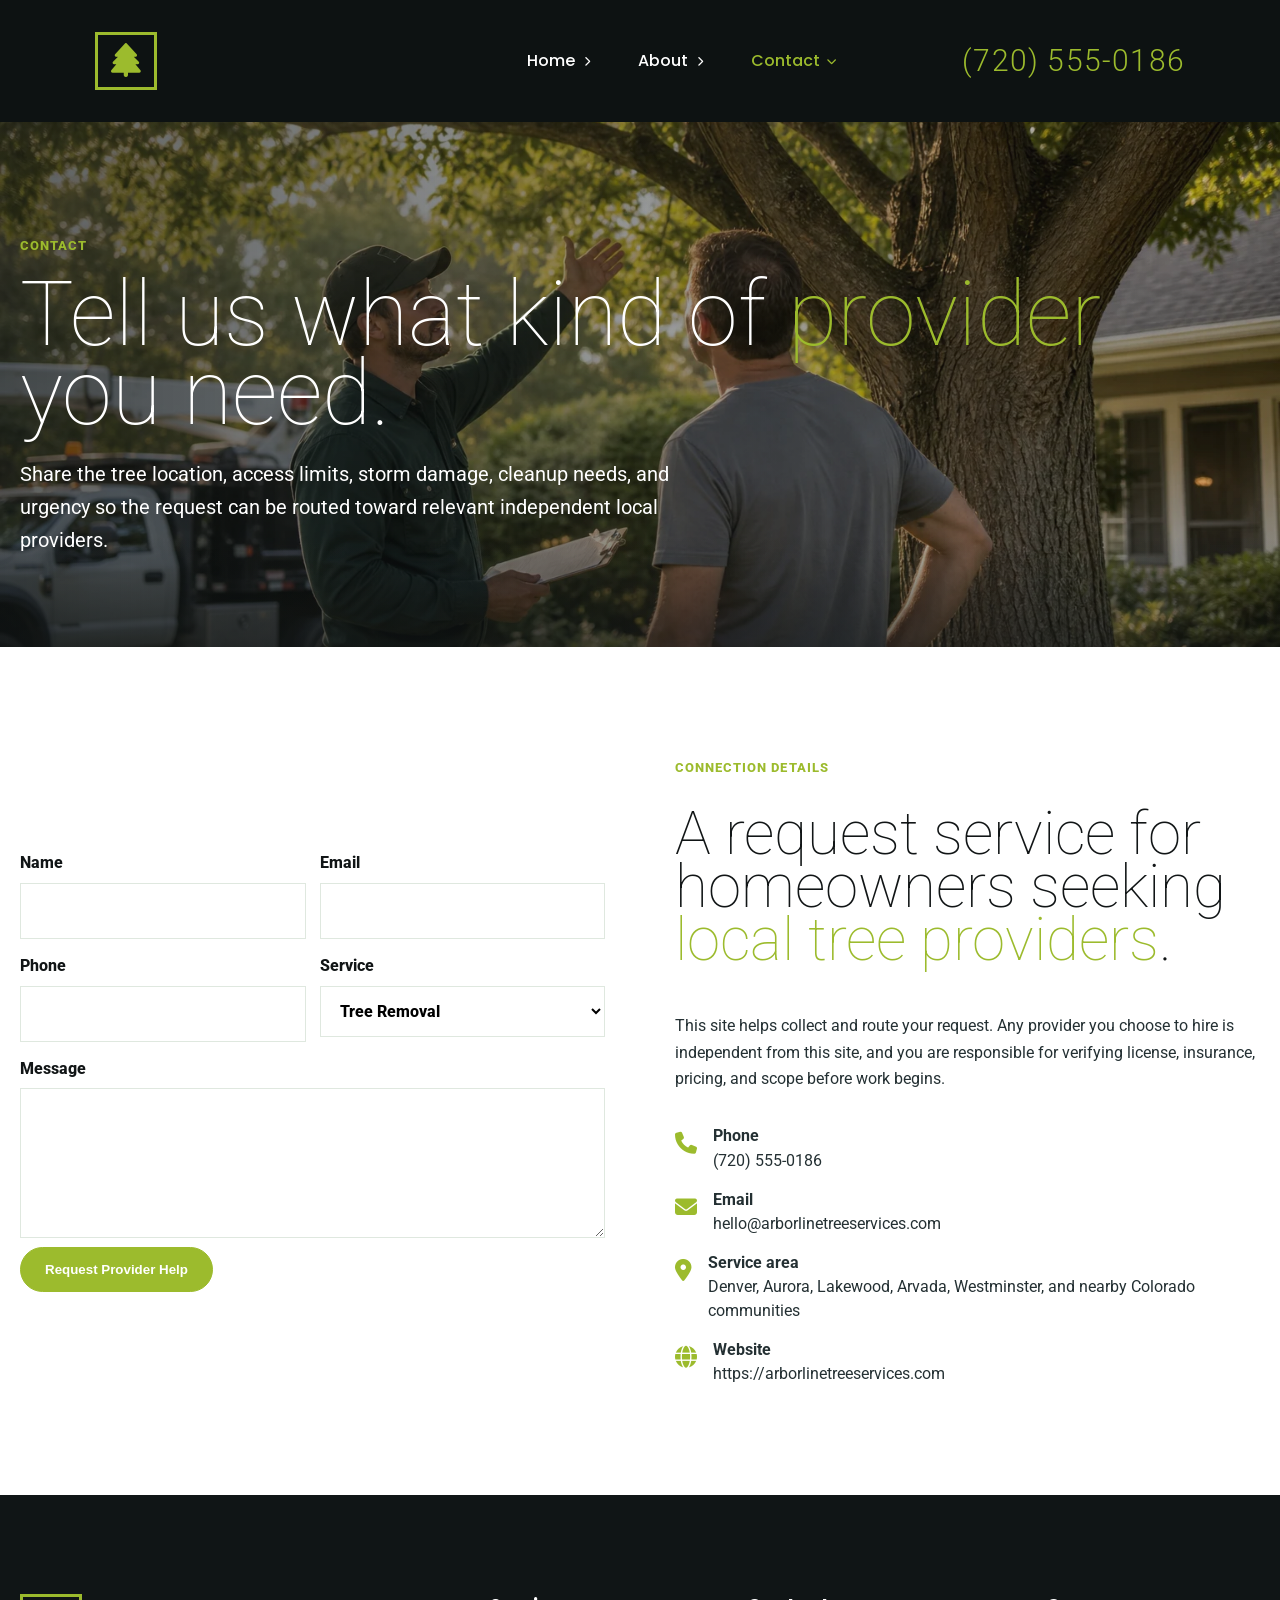
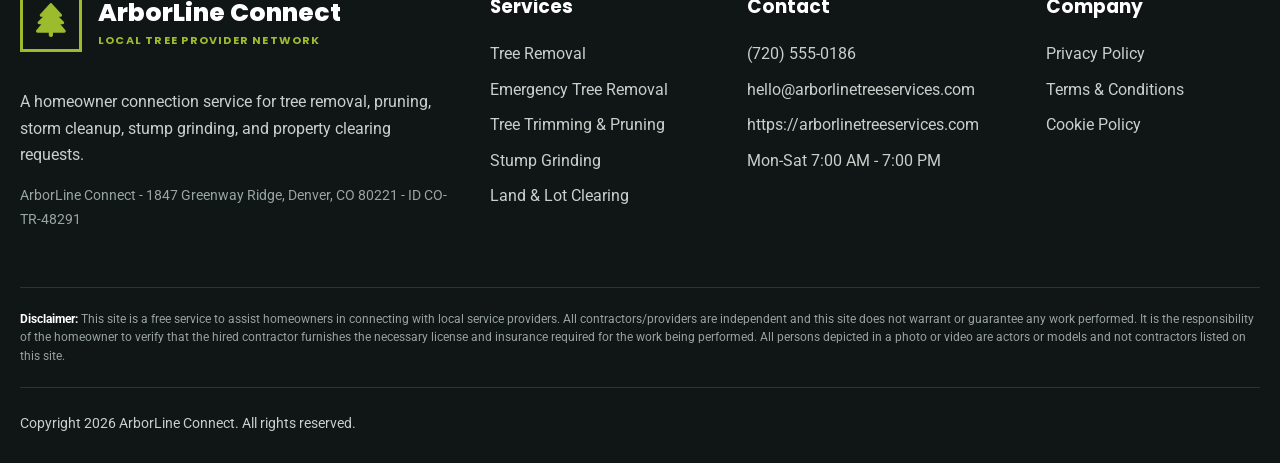
<file: contact.html>
<!doctype html>
<html lang="en">
<head>
  <meta charset="utf-8">
  <meta name="viewport" content="width=device-width, initial-scale=1">
  <meta name="description" content="Submit a request to connect with independent local providers for tree removal, pruning, stump grinding, storm cleanup, and brush removal.">
  <title>Contact ArborLine Connect | Request Provider Connection</title>
  <link rel="preconnect" href="https://fonts.googleapis.com">
  <link rel="preconnect" href="https://fonts.gstatic.com" crossorigin>
  <link rel="preconnect" href="https://cdnjs.cloudflare.com">
  <link rel="icon" href="assets/favicon.svg" type="image/svg+xml">
  <link rel="stylesheet" href="https://fonts.googleapis.com/css2?family=Poppins:wght@600;700;800&family=Roboto:wght@100;300;400;500;700;800&display=swap">
  <link rel="stylesheet" href="https://cdnjs.cloudflare.com/ajax/libs/font-awesome/6.5.2/css/all.min.css">
  <link rel="stylesheet" href="css/styles.css">
  <noscript><style>.page-loader{display:none}</style></noscript>
</head>
<body>
<div class="page-loader is-active" data-page-loader aria-hidden="true">
  <div class="loader-inner">
    <div class="saw-blade" aria-hidden="true"><span></span><span></span><span></span></div>
    <span class="loader-text">Loading</span>
  </div>
</div>

<header class="site-header" data-header>
  <div class="container navrow">

<a class="brand header-brand" href="index.html" aria-label="ArborLine Connect home">
  <span class="brand-mark" aria-hidden="true">
    <i class="fa-solid fa-tree"></i>
  </span>
  <span class="brand-copy">
    <span class="brand-name" data-config="companyName"></span>
    <span class="brand-tagline">Local tree provider network</span>
  </span>
</a>
    <button class="menu-toggle" type="button" aria-expanded="false" aria-controls="site-menu" data-menu-toggle><span></span><span></span><span></span></button>
    <nav id="site-menu" class="menu" data-menu>
      <div class="nav-item home-menu" data-home-menu>
        <a class="nav-link" href="index.html">Home <i class="fa-solid fa-chevron-right"></i></a>
        <div class="home-dropdown" data-home-dropdown>
          <a href="index.html#home" data-section-link="home">Top</a>
          <a href="index.html#start-request" data-section-link="start-request">Start request</a>
          <div class="dropdown-branch provider-branch">
            <a class="dropdown-branch-link" href="index.html#provider-categories" data-section-link="provider-categories">Provider categories <i class="fa-solid fa-chevron-right"></i></a>
            <div class="dropdown-panel category-panel">

            <div class="dropdown-branch">
              <a class="dropdown-branch-link" href="index.html#provider-categories">Urgent tree hazards <i class="fa-solid fa-chevron-right"></i></a>
              <div class="dropdown-panel">
                <a href="services/emergency-tree-removal.html">Emergency Tree Removal</a><a href="services/tree-removal.html">Tree Removal</a><a href="services/storm-damage-cleanup.html">Storm Damage Cleanup</a>
              </div>
            </div>
            <div class="dropdown-branch">
              <a class="dropdown-branch-link" href="index.html#provider-categories">Tree care and assessment <i class="fa-solid fa-chevron-right"></i></a>
              <div class="dropdown-panel">
                <a href="services/tree-trimming-pruning.html">Tree Trimming & Pruning</a><a href="services/tree-health-assessment.html">Tree Health Assessment</a>
              </div>
            </div>
            <div class="dropdown-branch">
              <a class="dropdown-branch-link" href="index.html#provider-categories">Cleanup and property clearing <i class="fa-solid fa-chevron-right"></i></a>
              <div class="dropdown-panel">
                <a href="services/stump-grinding.html">Stump Grinding</a><a href="services/brush-removal.html">Brush Removal</a><a href="services/land-lot-clearing.html">Land & Lot Clearing</a>
              </div>
            </div>
            </div>
          </div>
          <a href="index.html#how-it-works" data-section-link="how-it-works">How it works</a>
          <a href="index.html#faq" data-section-link="faq">FAQ</a>
        </div>
      </div>
      <div class="nav-item about-menu" data-about-menu>
        <a class="nav-link" href="about.html">About <i class="fa-solid fa-chevron-right"></i></a>
        <div class="home-dropdown about-dropdown" data-about-dropdown>
          <a href="about.html#about-company" data-about-section-link="about-company">About Company</a>
          <a href="about.html#about-services" data-about-section-link="about-services">About Services</a>
        </div>
      </div>
      <a class="nav-link is-active" href="contact.html">Contact <i class="fa-solid fa-chevron-right"></i></a>
      <a class="nav-phone header-phone" data-config="phoneLabel" data-attr="href:tel" href="#"></a>
    </nav>
  </div>
</header>

<main>
  <section class="page-hero" style="--hero:url('/assets/images/contact-consultation.webp')"><div class="container reveal"><span class="eyebrow">Contact</span><h1>Tell us what kind of <span class="accent-text">provider</span> you need.</h1><p>Share the tree location, access limits, storm damage, cleanup needs, and urgency so the request can be routed toward relevant independent local providers.</p></div></section>
  <section class="section"><div class="container split"><form class="reveal" data-contact-form><div class="form-grid"><label>Name<input required name="name" autocomplete="name"></label><label>Email<input required type="email" name="email" autocomplete="email"></label><label>Phone<input required name="phone" autocomplete="tel"></label><label>Service<select name="service"><option>Tree Removal</option><option>Emergency Tree Removal</option><option>Tree Trimming & Pruning</option><option>Stump Grinding</option><option>Land & Lot Clearing</option><option>Storm Damage Cleanup</option><option>Tree Health Assessment</option><option>Brush Removal</option></select></label><label class="full">Message<textarea required name="message"></textarea></label></div><button class="btn" type="submit">Request Provider Help</button></form><div class="contact-info reveal"><span class="kicker">Connection details</span><h2>A request service for homeowners seeking <span class="accent-text">local tree providers</span>.</h2><p>This site helps collect and route your request. Any provider you choose to hire is independent from this site, and you are responsible for verifying license, insurance, pricing, and scope before work begins.</p><div class="info-line"><i class="fa-solid fa-phone"></i><div><strong>Phone</strong><a data-config="phoneLabel" data-attr="href:tel" href="#"></a></div></div><div class="info-line"><i class="fa-solid fa-envelope"></i><div><strong>Email</strong><a data-config="email" data-attr="href:mailto" href="#"></a></div></div><div class="info-line"><i class="fa-solid fa-location-dot"></i><div><strong>Service area</strong><span data-service-area></span></div></div><div class="info-line"><i class="fa-solid fa-globe"></i><div><strong>Website</strong><a data-config="website" data-attr="href" href="#"></a></div></div></div></div></section>
  <div class="confirmation-modal" data-confirmation-modal aria-hidden="true" role="dialog" aria-modal="true" aria-labelledby="confirmation-title">
    <div class="confirmation-dialog">
      <button class="modal-close" type="button" aria-label="Close confirmation" data-modal-close><i class="fa-solid fa-xmark"></i></button>
      <div class="confirmation-icon" aria-hidden="true"><i class="fa-solid fa-check"></i></div>
      <h2 id="confirmation-title">Request received</h2>
      <p>Your request has been submitted. ArborLine Connect will review the details and route the inquiry toward relevant independent local providers.</p>
      <button class="btn" type="button" data-modal-close>Close</button>
    </div>
  </div>
</main>
<a class="floating-cta" data-floating-cta href="#" aria-label="Call ArborLine Connect">
  <i class="fa-solid fa-phone" aria-hidden="true"></i>
  <span>Call</span>
</a>

<footer class="footer">
  <div class="container footer-grid">
    <div>

<a class="brand footer-brand" href="index.html" aria-label="ArborLine Connect home">
  <span class="brand-mark" aria-hidden="true">
    <i class="fa-solid fa-tree"></i>
  </span>
  <span class="brand-copy">
    <span class="brand-name" data-config="companyName"></span>
    <span class="brand-tagline">Local tree provider network</span>
  </span>
</a>
      <p data-config="footerText"></p>
      <p class="company-line"><span data-config="companyName"></span> - <span data-config="address"></span> - ID <span data-config="companyId"></span></p>
    </div>
    <div>
      <h3>Services</h3>
      <a href="services/tree-removal.html">Tree Removal</a><a href="services/emergency-tree-removal.html">Emergency Tree Removal</a><a href="services/tree-trimming-pruning.html">Tree Trimming & Pruning</a><a href="services/stump-grinding.html">Stump Grinding</a><a href="services/land-lot-clearing.html">Land & Lot Clearing</a>
    </div>
    <div>
      <h3>Contact</h3>
      <a data-config="phoneLabel" data-attr="href:tel" href="#"></a>
      <a data-config="email" data-attr="href:mailto" href="#"></a>
      <a data-config="website" data-attr="href" href="#"></a>
      <span data-config="businessHours"></span>
    </div>
    <div>
      <h3>Company</h3>
      <a href="privacy-policy.html">Privacy Policy</a>
      <a href="terms-and-conditions.html">Terms & Conditions</a>
      <a href="cookie-policy.html">Cookie Policy</a>
    </div>
  </div>
  <div class="container footer-disclaimer">
    <strong>Disclaimer:</strong> This site is a free service to assist homeowners in connecting with local service providers. All contractors/providers are independent and this site does not warrant or guarantee any work performed. It is the responsibility of the homeowner to verify that the hired contractor furnishes the necessary license and insurance required for the work being performed. All persons depicted in a photo or video are actors or models and not contractors listed on this site.
  </div>
  <div class="container copyright" data-config="copyright"></div>
</footer>
<script src="js/site-config.js"></script>
<script src="js/main.js"></script>
</body>
</html>
</file>
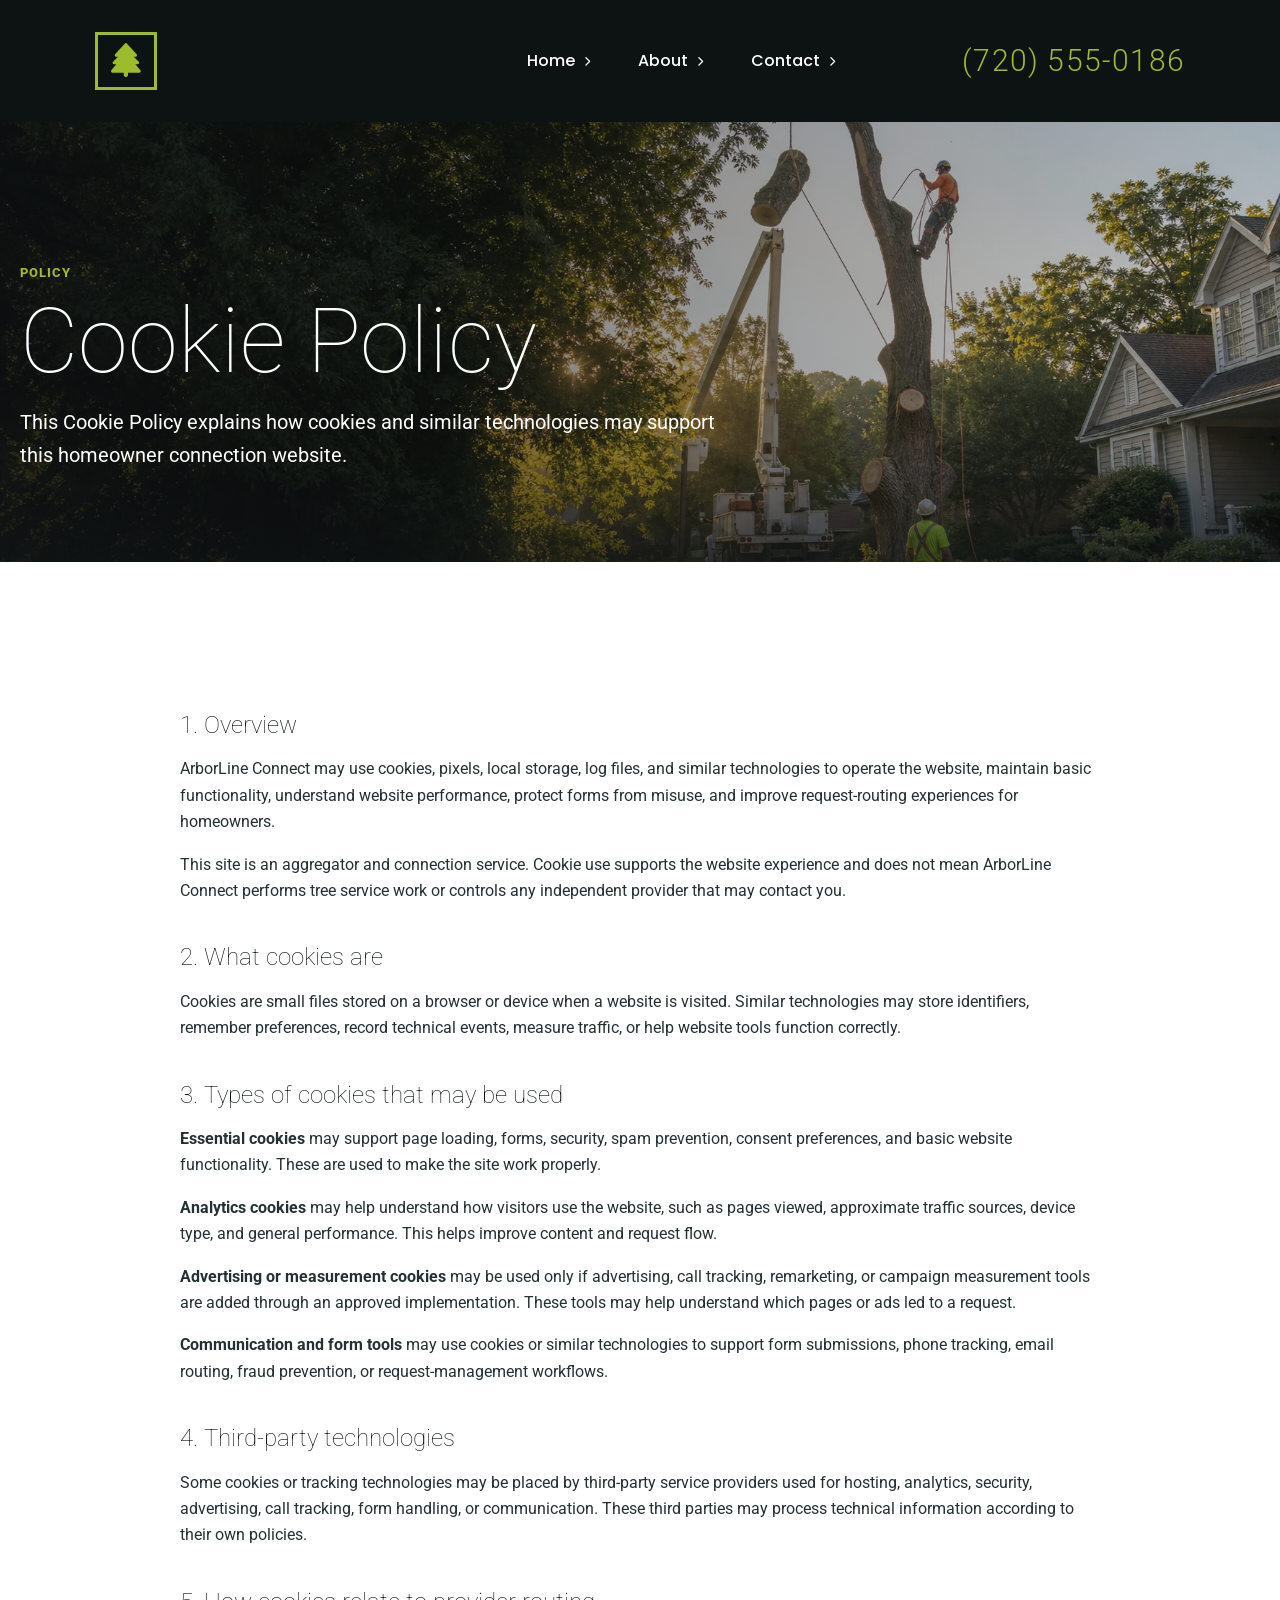
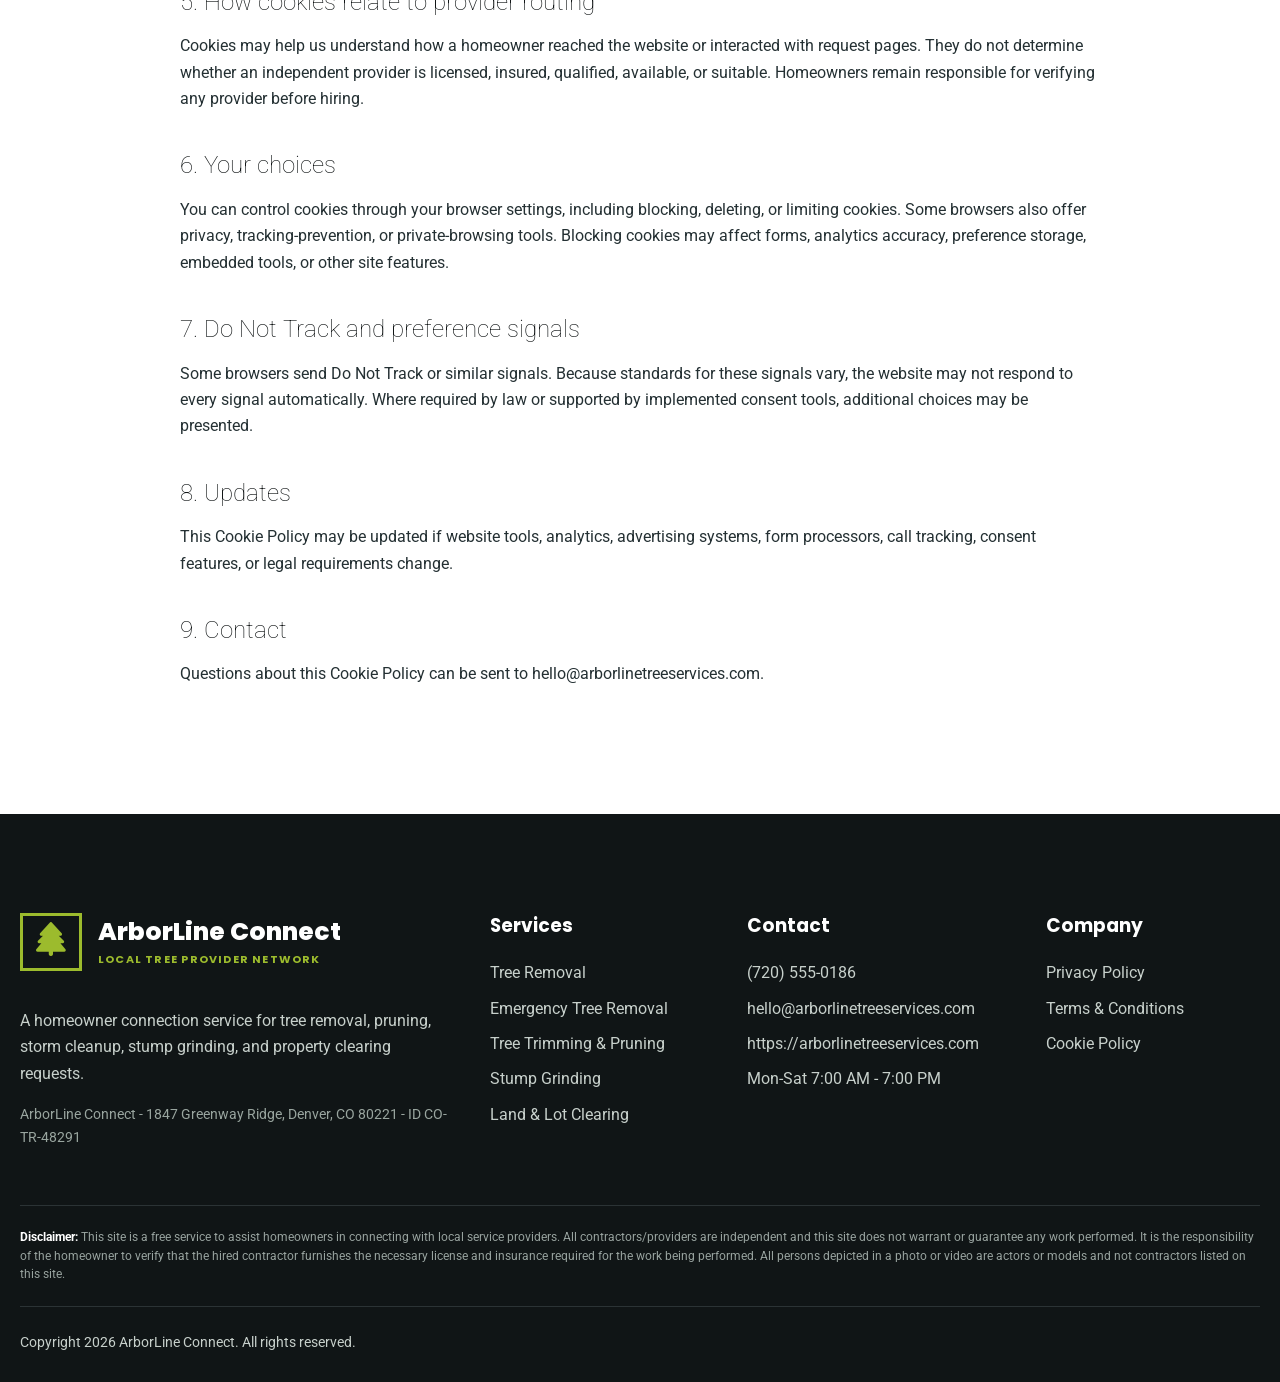
<file: cookie-policy.html>
<!doctype html>
<html lang="en">
<head>
  <meta charset="utf-8">
  <meta name="viewport" content="width=device-width, initial-scale=1">
  <meta name="description" content="Cookie Policy for ArborLine Connect, a homeowner connection service for independent local tree providers.">
  <title>Cookie Policy | ArborLine Connect</title>
  <link rel="preconnect" href="https://fonts.googleapis.com">
  <link rel="preconnect" href="https://fonts.gstatic.com" crossorigin>
  <link rel="preconnect" href="https://cdnjs.cloudflare.com">
  <link rel="icon" href="assets/favicon.svg" type="image/svg+xml">
  <link rel="stylesheet" href="https://fonts.googleapis.com/css2?family=Poppins:wght@600;700;800&family=Roboto:wght@100;300;400;500;700;800&display=swap">
  <link rel="stylesheet" href="https://cdnjs.cloudflare.com/ajax/libs/font-awesome/6.5.2/css/all.min.css">
  <link rel="stylesheet" href="css/styles.css">
  <noscript><style>.page-loader{display:none}</style></noscript>
</head>
<body>
<div class="page-loader is-active" data-page-loader aria-hidden="true">
  <div class="loader-inner">
    <div class="saw-blade" aria-hidden="true"><span></span><span></span><span></span></div>
    <span class="loader-text">Loading</span>
  </div>
</div>

<header class="site-header" data-header>
  <div class="container navrow">

<a class="brand header-brand" href="index.html" aria-label="ArborLine Connect home">
  <span class="brand-mark" aria-hidden="true">
    <i class="fa-solid fa-tree"></i>
  </span>
  <span class="brand-copy">
    <span class="brand-name" data-config="companyName"></span>
    <span class="brand-tagline">Local tree provider network</span>
  </span>
</a>
    <button class="menu-toggle" type="button" aria-expanded="false" aria-controls="site-menu" data-menu-toggle><span></span><span></span><span></span></button>
    <nav id="site-menu" class="menu" data-menu>
      <div class="nav-item home-menu" data-home-menu>
        <a class="nav-link" href="index.html">Home <i class="fa-solid fa-chevron-right"></i></a>
        <div class="home-dropdown" data-home-dropdown>
          <a href="index.html#home" data-section-link="home">Top</a>
          <a href="index.html#start-request" data-section-link="start-request">Start request</a>
          <div class="dropdown-branch provider-branch">
            <a class="dropdown-branch-link" href="index.html#provider-categories" data-section-link="provider-categories">Provider categories <i class="fa-solid fa-chevron-right"></i></a>
            <div class="dropdown-panel category-panel">

            <div class="dropdown-branch">
              <a class="dropdown-branch-link" href="index.html#provider-categories">Urgent tree hazards <i class="fa-solid fa-chevron-right"></i></a>
              <div class="dropdown-panel">
                <a href="services/emergency-tree-removal.html">Emergency Tree Removal</a><a href="services/tree-removal.html">Tree Removal</a><a href="services/storm-damage-cleanup.html">Storm Damage Cleanup</a>
              </div>
            </div>
            <div class="dropdown-branch">
              <a class="dropdown-branch-link" href="index.html#provider-categories">Tree care and assessment <i class="fa-solid fa-chevron-right"></i></a>
              <div class="dropdown-panel">
                <a href="services/tree-trimming-pruning.html">Tree Trimming & Pruning</a><a href="services/tree-health-assessment.html">Tree Health Assessment</a>
              </div>
            </div>
            <div class="dropdown-branch">
              <a class="dropdown-branch-link" href="index.html#provider-categories">Cleanup and property clearing <i class="fa-solid fa-chevron-right"></i></a>
              <div class="dropdown-panel">
                <a href="services/stump-grinding.html">Stump Grinding</a><a href="services/brush-removal.html">Brush Removal</a><a href="services/land-lot-clearing.html">Land & Lot Clearing</a>
              </div>
            </div>
            </div>
          </div>
          <a href="index.html#how-it-works" data-section-link="how-it-works">How it works</a>
          <a href="index.html#faq" data-section-link="faq">FAQ</a>
        </div>
      </div>
      <div class="nav-item about-menu" data-about-menu>
        <a class="nav-link" href="about.html">About <i class="fa-solid fa-chevron-right"></i></a>
        <div class="home-dropdown about-dropdown" data-about-dropdown>
          <a href="about.html#about-company" data-about-section-link="about-company">About Company</a>
          <a href="about.html#about-services" data-about-section-link="about-services">About Services</a>
        </div>
      </div>
      <a class="nav-link" href="contact.html">Contact <i class="fa-solid fa-chevron-right"></i></a>
      <a class="nav-phone header-phone" data-config="phoneLabel" data-attr="href:tel" href="#"></a>
    </nav>
  </div>
</header>
<main><section class="page-hero" style="--hero:url('/assets/images/hero-tree-removal.webp')"><div class="container reveal"><span class="eyebrow">Policy</span><h1>Cookie Policy</h1><p>This Cookie Policy explains how cookies and similar technologies may support this homeowner connection website.</p></div></section><section class="section"><div class="container legal reveal">
      <h2>1. Overview</h2>
      <p>ArborLine Connect may use cookies, pixels, local storage, log files, and similar technologies to operate the website, maintain basic functionality, understand website performance, protect forms from misuse, and improve request-routing experiences for homeowners.</p>
      <p>This site is an aggregator and connection service. Cookie use supports the website experience and does not mean ArborLine Connect performs tree service work or controls any independent provider that may contact you.</p>

      <h2>2. What cookies are</h2>
      <p>Cookies are small files stored on a browser or device when a website is visited. Similar technologies may store identifiers, remember preferences, record technical events, measure traffic, or help website tools function correctly.</p>

      <h2>3. Types of cookies that may be used</h2>
      <p><strong>Essential cookies</strong> may support page loading, forms, security, spam prevention, consent preferences, and basic website functionality. These are used to make the site work properly.</p>
      <p><strong>Analytics cookies</strong> may help understand how visitors use the website, such as pages viewed, approximate traffic sources, device type, and general performance. This helps improve content and request flow.</p>
      <p><strong>Advertising or measurement cookies</strong> may be used only if advertising, call tracking, remarketing, or campaign measurement tools are added through an approved implementation. These tools may help understand which pages or ads led to a request.</p>
      <p><strong>Communication and form tools</strong> may use cookies or similar technologies to support form submissions, phone tracking, email routing, fraud prevention, or request-management workflows.</p>

      <h2>4. Third-party technologies</h2>
      <p>Some cookies or tracking technologies may be placed by third-party service providers used for hosting, analytics, security, advertising, call tracking, form handling, or communication. These third parties may process technical information according to their own policies.</p>

      <h2>5. How cookies relate to provider routing</h2>
      <p>Cookies may help us understand how a homeowner reached the website or interacted with request pages. They do not determine whether an independent provider is licensed, insured, qualified, available, or suitable. Homeowners remain responsible for verifying any provider before hiring.</p>

      <h2>6. Your choices</h2>
      <p>You can control cookies through your browser settings, including blocking, deleting, or limiting cookies. Some browsers also offer privacy, tracking-prevention, or private-browsing tools. Blocking cookies may affect forms, analytics accuracy, preference storage, embedded tools, or other site features.</p>

      <h2>7. Do Not Track and preference signals</h2>
      <p>Some browsers send Do Not Track or similar signals. Because standards for these signals vary, the website may not respond to every signal automatically. Where required by law or supported by implemented consent tools, additional choices may be presented.</p>

      <h2>8. Updates</h2>
      <p>This Cookie Policy may be updated if website tools, analytics, advertising systems, form processors, call tracking, consent features, or legal requirements change.</p>

      <h2>9. Contact</h2>
      <p>Questions about this Cookie Policy can be sent to <a data-config="email" data-attr="href:mailto" href="#"></a>.</p>
    </div></section></main>
<a class="floating-cta" data-floating-cta href="#" aria-label="Call ArborLine Connect">
  <i class="fa-solid fa-phone" aria-hidden="true"></i>
  <span>Call</span>
</a>

<footer class="footer">
  <div class="container footer-grid">
    <div>

<a class="brand footer-brand" href="index.html" aria-label="ArborLine Connect home">
  <span class="brand-mark" aria-hidden="true">
    <i class="fa-solid fa-tree"></i>
  </span>
  <span class="brand-copy">
    <span class="brand-name" data-config="companyName"></span>
    <span class="brand-tagline">Local tree provider network</span>
  </span>
</a>
      <p data-config="footerText"></p>
      <p class="company-line"><span data-config="companyName"></span> - <span data-config="address"></span> - ID <span data-config="companyId"></span></p>
    </div>
    <div>
      <h3>Services</h3>
      <a href="services/tree-removal.html">Tree Removal</a><a href="services/emergency-tree-removal.html">Emergency Tree Removal</a><a href="services/tree-trimming-pruning.html">Tree Trimming & Pruning</a><a href="services/stump-grinding.html">Stump Grinding</a><a href="services/land-lot-clearing.html">Land & Lot Clearing</a>
    </div>
    <div>
      <h3>Contact</h3>
      <a data-config="phoneLabel" data-attr="href:tel" href="#"></a>
      <a data-config="email" data-attr="href:mailto" href="#"></a>
      <a data-config="website" data-attr="href" href="#"></a>
      <span data-config="businessHours"></span>
    </div>
    <div>
      <h3>Company</h3>
      <a href="privacy-policy.html">Privacy Policy</a>
      <a href="terms-and-conditions.html">Terms & Conditions</a>
      <a href="cookie-policy.html">Cookie Policy</a>
    </div>
  </div>
  <div class="container footer-disclaimer">
    <strong>Disclaimer:</strong> This site is a free service to assist homeowners in connecting with local service providers. All contractors/providers are independent and this site does not warrant or guarantee any work performed. It is the responsibility of the homeowner to verify that the hired contractor furnishes the necessary license and insurance required for the work being performed. All persons depicted in a photo or video are actors or models and not contractors listed on this site.
  </div>
  <div class="container copyright" data-config="copyright"></div>
</footer>
<script src="js/site-config.js"></script>
<script src="js/main.js"></script>
</body>
</html>
</file>
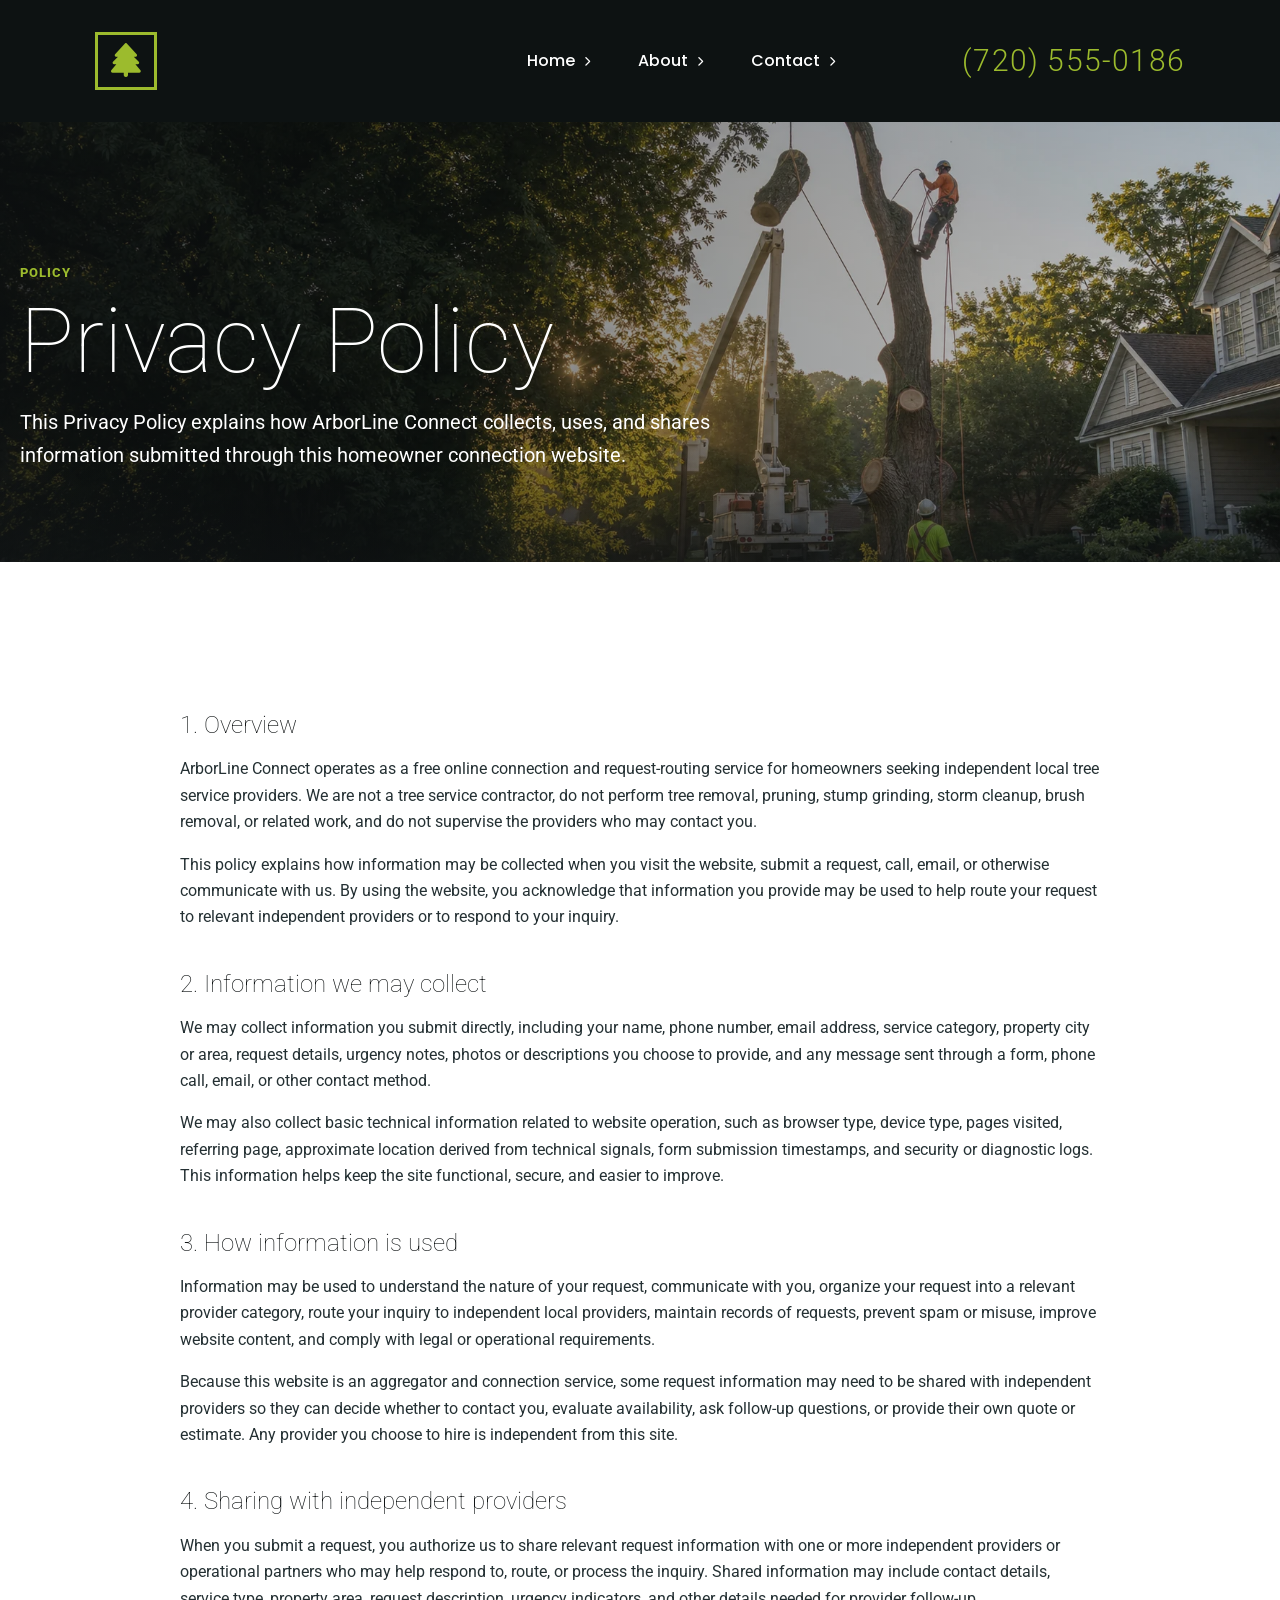
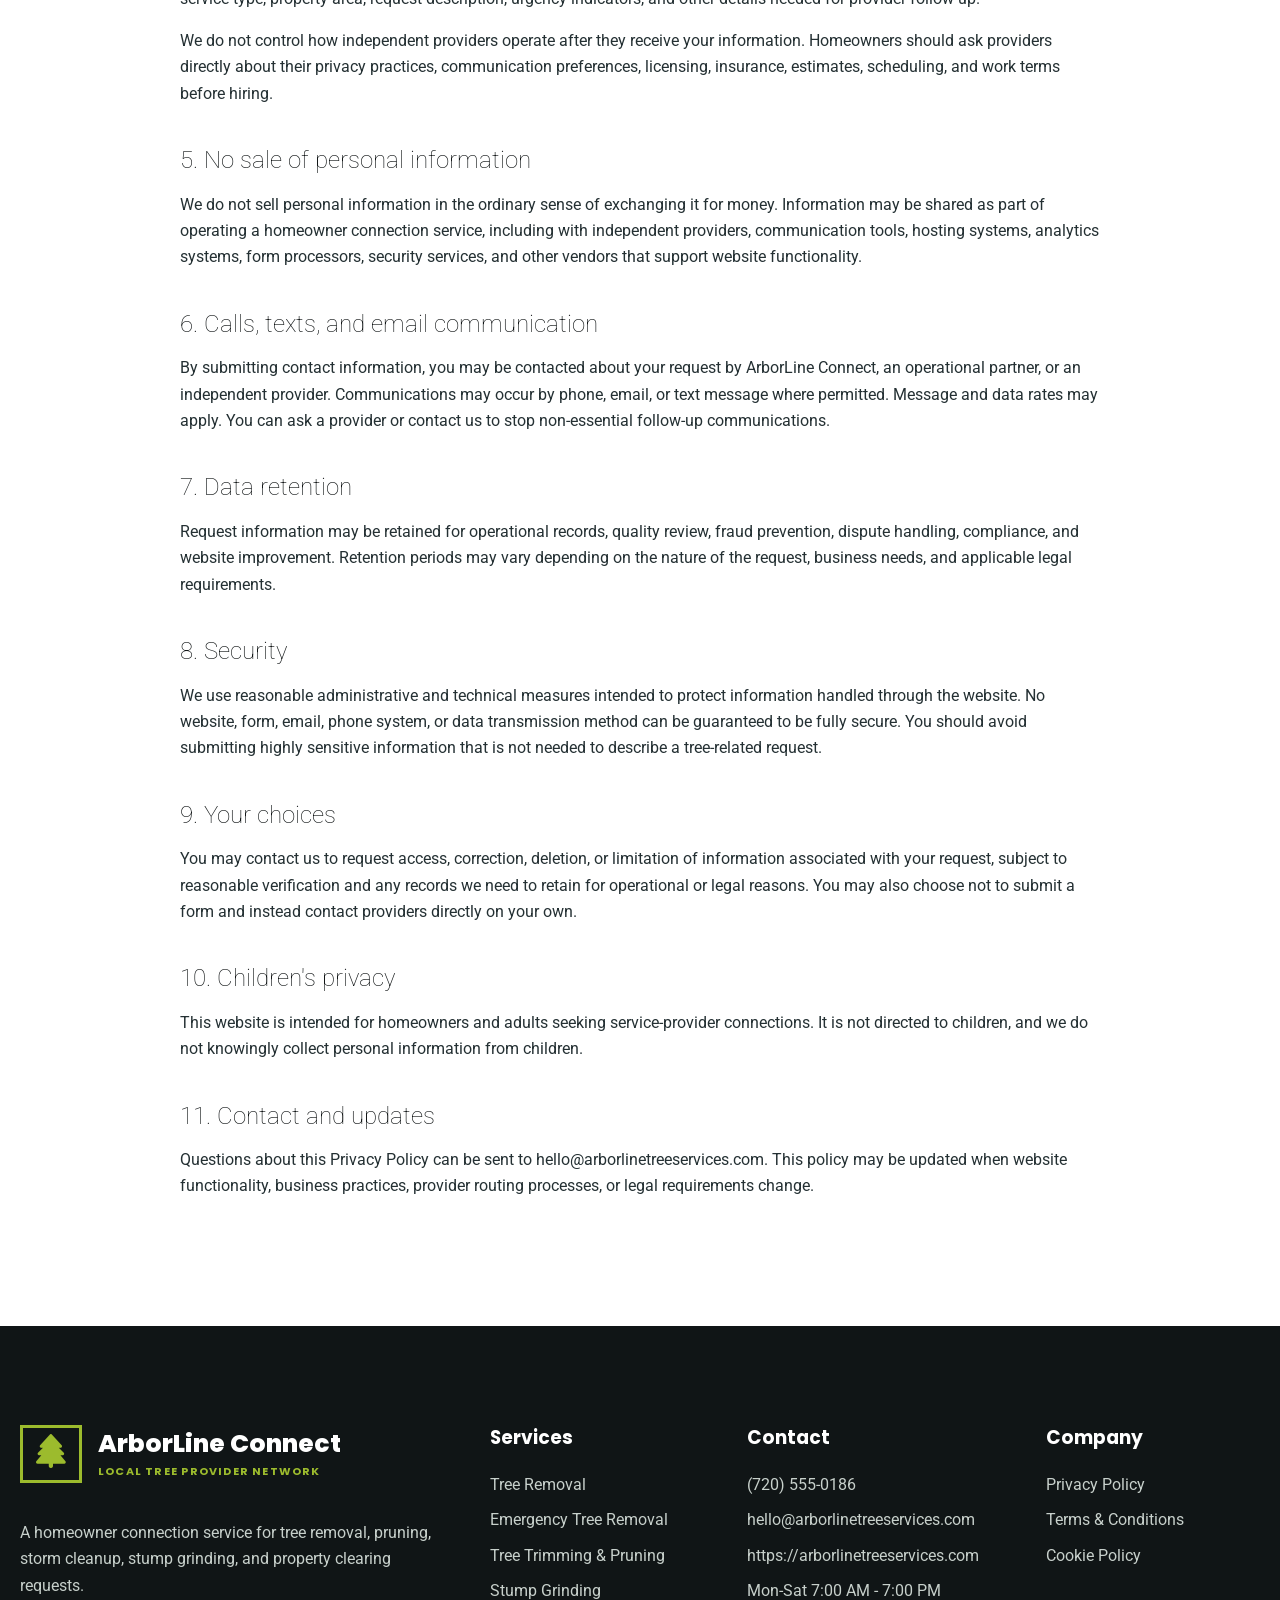
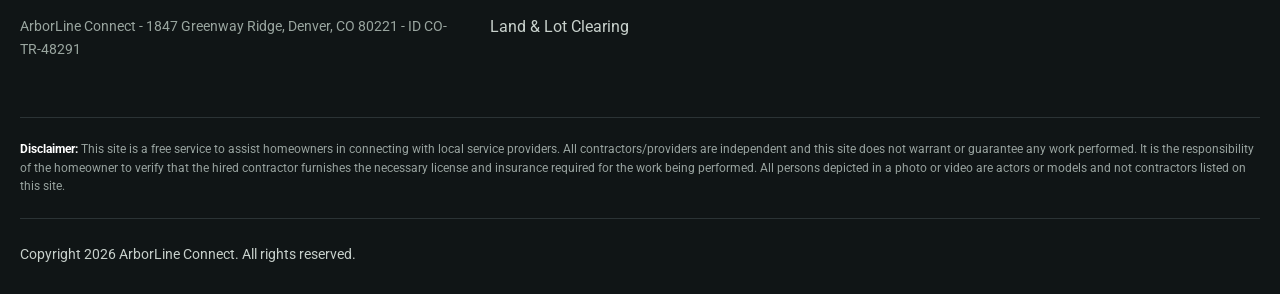
<file: privacy-policy.html>
<!doctype html>
<html lang="en">
<head>
  <meta charset="utf-8">
  <meta name="viewport" content="width=device-width, initial-scale=1">
  <meta name="description" content="Privacy Policy for ArborLine Connect, a homeowner connection service for independent local tree providers.">
  <title>Privacy Policy | ArborLine Connect</title>
  <link rel="preconnect" href="https://fonts.googleapis.com">
  <link rel="preconnect" href="https://fonts.gstatic.com" crossorigin>
  <link rel="preconnect" href="https://cdnjs.cloudflare.com">
  <link rel="icon" href="assets/favicon.svg" type="image/svg+xml">
  <link rel="stylesheet" href="https://fonts.googleapis.com/css2?family=Poppins:wght@600;700;800&family=Roboto:wght@100;300;400;500;700;800&display=swap">
  <link rel="stylesheet" href="https://cdnjs.cloudflare.com/ajax/libs/font-awesome/6.5.2/css/all.min.css">
  <link rel="stylesheet" href="css/styles.css">
  <noscript><style>.page-loader{display:none}</style></noscript>
</head>
<body>
<div class="page-loader is-active" data-page-loader aria-hidden="true">
  <div class="loader-inner">
    <div class="saw-blade" aria-hidden="true"><span></span><span></span><span></span></div>
    <span class="loader-text">Loading</span>
  </div>
</div>

<header class="site-header" data-header>
  <div class="container navrow">

<a class="brand header-brand" href="index.html" aria-label="ArborLine Connect home">
  <span class="brand-mark" aria-hidden="true">
    <i class="fa-solid fa-tree"></i>
  </span>
  <span class="brand-copy">
    <span class="brand-name" data-config="companyName"></span>
    <span class="brand-tagline">Local tree provider network</span>
  </span>
</a>
    <button class="menu-toggle" type="button" aria-expanded="false" aria-controls="site-menu" data-menu-toggle><span></span><span></span><span></span></button>
    <nav id="site-menu" class="menu" data-menu>
      <div class="nav-item home-menu" data-home-menu>
        <a class="nav-link" href="index.html">Home <i class="fa-solid fa-chevron-right"></i></a>
        <div class="home-dropdown" data-home-dropdown>
          <a href="index.html#home" data-section-link="home">Top</a>
          <a href="index.html#start-request" data-section-link="start-request">Start request</a>
          <div class="dropdown-branch provider-branch">
            <a class="dropdown-branch-link" href="index.html#provider-categories" data-section-link="provider-categories">Provider categories <i class="fa-solid fa-chevron-right"></i></a>
            <div class="dropdown-panel category-panel">

            <div class="dropdown-branch">
              <a class="dropdown-branch-link" href="index.html#provider-categories">Urgent tree hazards <i class="fa-solid fa-chevron-right"></i></a>
              <div class="dropdown-panel">
                <a href="services/emergency-tree-removal.html">Emergency Tree Removal</a><a href="services/tree-removal.html">Tree Removal</a><a href="services/storm-damage-cleanup.html">Storm Damage Cleanup</a>
              </div>
            </div>
            <div class="dropdown-branch">
              <a class="dropdown-branch-link" href="index.html#provider-categories">Tree care and assessment <i class="fa-solid fa-chevron-right"></i></a>
              <div class="dropdown-panel">
                <a href="services/tree-trimming-pruning.html">Tree Trimming & Pruning</a><a href="services/tree-health-assessment.html">Tree Health Assessment</a>
              </div>
            </div>
            <div class="dropdown-branch">
              <a class="dropdown-branch-link" href="index.html#provider-categories">Cleanup and property clearing <i class="fa-solid fa-chevron-right"></i></a>
              <div class="dropdown-panel">
                <a href="services/stump-grinding.html">Stump Grinding</a><a href="services/brush-removal.html">Brush Removal</a><a href="services/land-lot-clearing.html">Land & Lot Clearing</a>
              </div>
            </div>
            </div>
          </div>
          <a href="index.html#how-it-works" data-section-link="how-it-works">How it works</a>
          <a href="index.html#faq" data-section-link="faq">FAQ</a>
        </div>
      </div>
      <div class="nav-item about-menu" data-about-menu>
        <a class="nav-link" href="about.html">About <i class="fa-solid fa-chevron-right"></i></a>
        <div class="home-dropdown about-dropdown" data-about-dropdown>
          <a href="about.html#about-company" data-about-section-link="about-company">About Company</a>
          <a href="about.html#about-services" data-about-section-link="about-services">About Services</a>
        </div>
      </div>
      <a class="nav-link" href="contact.html">Contact <i class="fa-solid fa-chevron-right"></i></a>
      <a class="nav-phone header-phone" data-config="phoneLabel" data-attr="href:tel" href="#"></a>
    </nav>
  </div>
</header>
<main><section class="page-hero" style="--hero:url('/assets/images/hero-tree-removal.webp')"><div class="container reveal"><span class="eyebrow">Policy</span><h1>Privacy Policy</h1><p>This Privacy Policy explains how ArborLine Connect collects, uses, and shares information submitted through this homeowner connection website.</p></div></section><section class="section"><div class="container legal reveal">
      <h2>1. Overview</h2>
      <p>ArborLine Connect operates as a free online connection and request-routing service for homeowners seeking independent local tree service providers. We are not a tree service contractor, do not perform tree removal, pruning, stump grinding, storm cleanup, brush removal, or related work, and do not supervise the providers who may contact you.</p>
      <p>This policy explains how information may be collected when you visit the website, submit a request, call, email, or otherwise communicate with us. By using the website, you acknowledge that information you provide may be used to help route your request to relevant independent providers or to respond to your inquiry.</p>

      <h2>2. Information we may collect</h2>
      <p>We may collect information you submit directly, including your name, phone number, email address, service category, property city or area, request details, urgency notes, photos or descriptions you choose to provide, and any message sent through a form, phone call, email, or other contact method.</p>
      <p>We may also collect basic technical information related to website operation, such as browser type, device type, pages visited, referring page, approximate location derived from technical signals, form submission timestamps, and security or diagnostic logs. This information helps keep the site functional, secure, and easier to improve.</p>

      <h2>3. How information is used</h2>
      <p>Information may be used to understand the nature of your request, communicate with you, organize your request into a relevant provider category, route your inquiry to independent local providers, maintain records of requests, prevent spam or misuse, improve website content, and comply with legal or operational requirements.</p>
      <p>Because this website is an aggregator and connection service, some request information may need to be shared with independent providers so they can decide whether to contact you, evaluate availability, ask follow-up questions, or provide their own quote or estimate. Any provider you choose to hire is independent from this site.</p>

      <h2>4. Sharing with independent providers</h2>
      <p>When you submit a request, you authorize us to share relevant request information with one or more independent providers or operational partners who may help respond to, route, or process the inquiry. Shared information may include contact details, service type, property area, request description, urgency indicators, and other details needed for provider follow-up.</p>
      <p>We do not control how independent providers operate after they receive your information. Homeowners should ask providers directly about their privacy practices, communication preferences, licensing, insurance, estimates, scheduling, and work terms before hiring.</p>

      <h2>5. No sale of personal information</h2>
      <p>We do not sell personal information in the ordinary sense of exchanging it for money. Information may be shared as part of operating a homeowner connection service, including with independent providers, communication tools, hosting systems, analytics systems, form processors, security services, and other vendors that support website functionality.</p>

      <h2>6. Calls, texts, and email communication</h2>
      <p>By submitting contact information, you may be contacted about your request by ArborLine Connect, an operational partner, or an independent provider. Communications may occur by phone, email, or text message where permitted. Message and data rates may apply. You can ask a provider or contact us to stop non-essential follow-up communications.</p>

      <h2>7. Data retention</h2>
      <p>Request information may be retained for operational records, quality review, fraud prevention, dispute handling, compliance, and website improvement. Retention periods may vary depending on the nature of the request, business needs, and applicable legal requirements.</p>

      <h2>8. Security</h2>
      <p>We use reasonable administrative and technical measures intended to protect information handled through the website. No website, form, email, phone system, or data transmission method can be guaranteed to be fully secure. You should avoid submitting highly sensitive information that is not needed to describe a tree-related request.</p>

      <h2>9. Your choices</h2>
      <p>You may contact us to request access, correction, deletion, or limitation of information associated with your request, subject to reasonable verification and any records we need to retain for operational or legal reasons. You may also choose not to submit a form and instead contact providers directly on your own.</p>

      <h2>10. Children's privacy</h2>
      <p>This website is intended for homeowners and adults seeking service-provider connections. It is not directed to children, and we do not knowingly collect personal information from children.</p>

      <h2>11. Contact and updates</h2>
      <p>Questions about this Privacy Policy can be sent to <a data-config="email" data-attr="href:mailto" href="#"></a>. This policy may be updated when website functionality, business practices, provider routing processes, or legal requirements change.</p>
    </div></section></main>
<a class="floating-cta" data-floating-cta href="#" aria-label="Call ArborLine Connect">
  <i class="fa-solid fa-phone" aria-hidden="true"></i>
  <span>Call</span>
</a>

<footer class="footer">
  <div class="container footer-grid">
    <div>

<a class="brand footer-brand" href="index.html" aria-label="ArborLine Connect home">
  <span class="brand-mark" aria-hidden="true">
    <i class="fa-solid fa-tree"></i>
  </span>
  <span class="brand-copy">
    <span class="brand-name" data-config="companyName"></span>
    <span class="brand-tagline">Local tree provider network</span>
  </span>
</a>
      <p data-config="footerText"></p>
      <p class="company-line"><span data-config="companyName"></span> - <span data-config="address"></span> - ID <span data-config="companyId"></span></p>
    </div>
    <div>
      <h3>Services</h3>
      <a href="services/tree-removal.html">Tree Removal</a><a href="services/emergency-tree-removal.html">Emergency Tree Removal</a><a href="services/tree-trimming-pruning.html">Tree Trimming & Pruning</a><a href="services/stump-grinding.html">Stump Grinding</a><a href="services/land-lot-clearing.html">Land & Lot Clearing</a>
    </div>
    <div>
      <h3>Contact</h3>
      <a data-config="phoneLabel" data-attr="href:tel" href="#"></a>
      <a data-config="email" data-attr="href:mailto" href="#"></a>
      <a data-config="website" data-attr="href" href="#"></a>
      <span data-config="businessHours"></span>
    </div>
    <div>
      <h3>Company</h3>
      <a href="privacy-policy.html">Privacy Policy</a>
      <a href="terms-and-conditions.html">Terms & Conditions</a>
      <a href="cookie-policy.html">Cookie Policy</a>
    </div>
  </div>
  <div class="container footer-disclaimer">
    <strong>Disclaimer:</strong> This site is a free service to assist homeowners in connecting with local service providers. All contractors/providers are independent and this site does not warrant or guarantee any work performed. It is the responsibility of the homeowner to verify that the hired contractor furnishes the necessary license and insurance required for the work being performed. All persons depicted in a photo or video are actors or models and not contractors listed on this site.
  </div>
  <div class="container copyright" data-config="copyright"></div>
</footer>
<script src="js/site-config.js"></script>
<script src="js/main.js"></script>
</body>
</html>
</file>
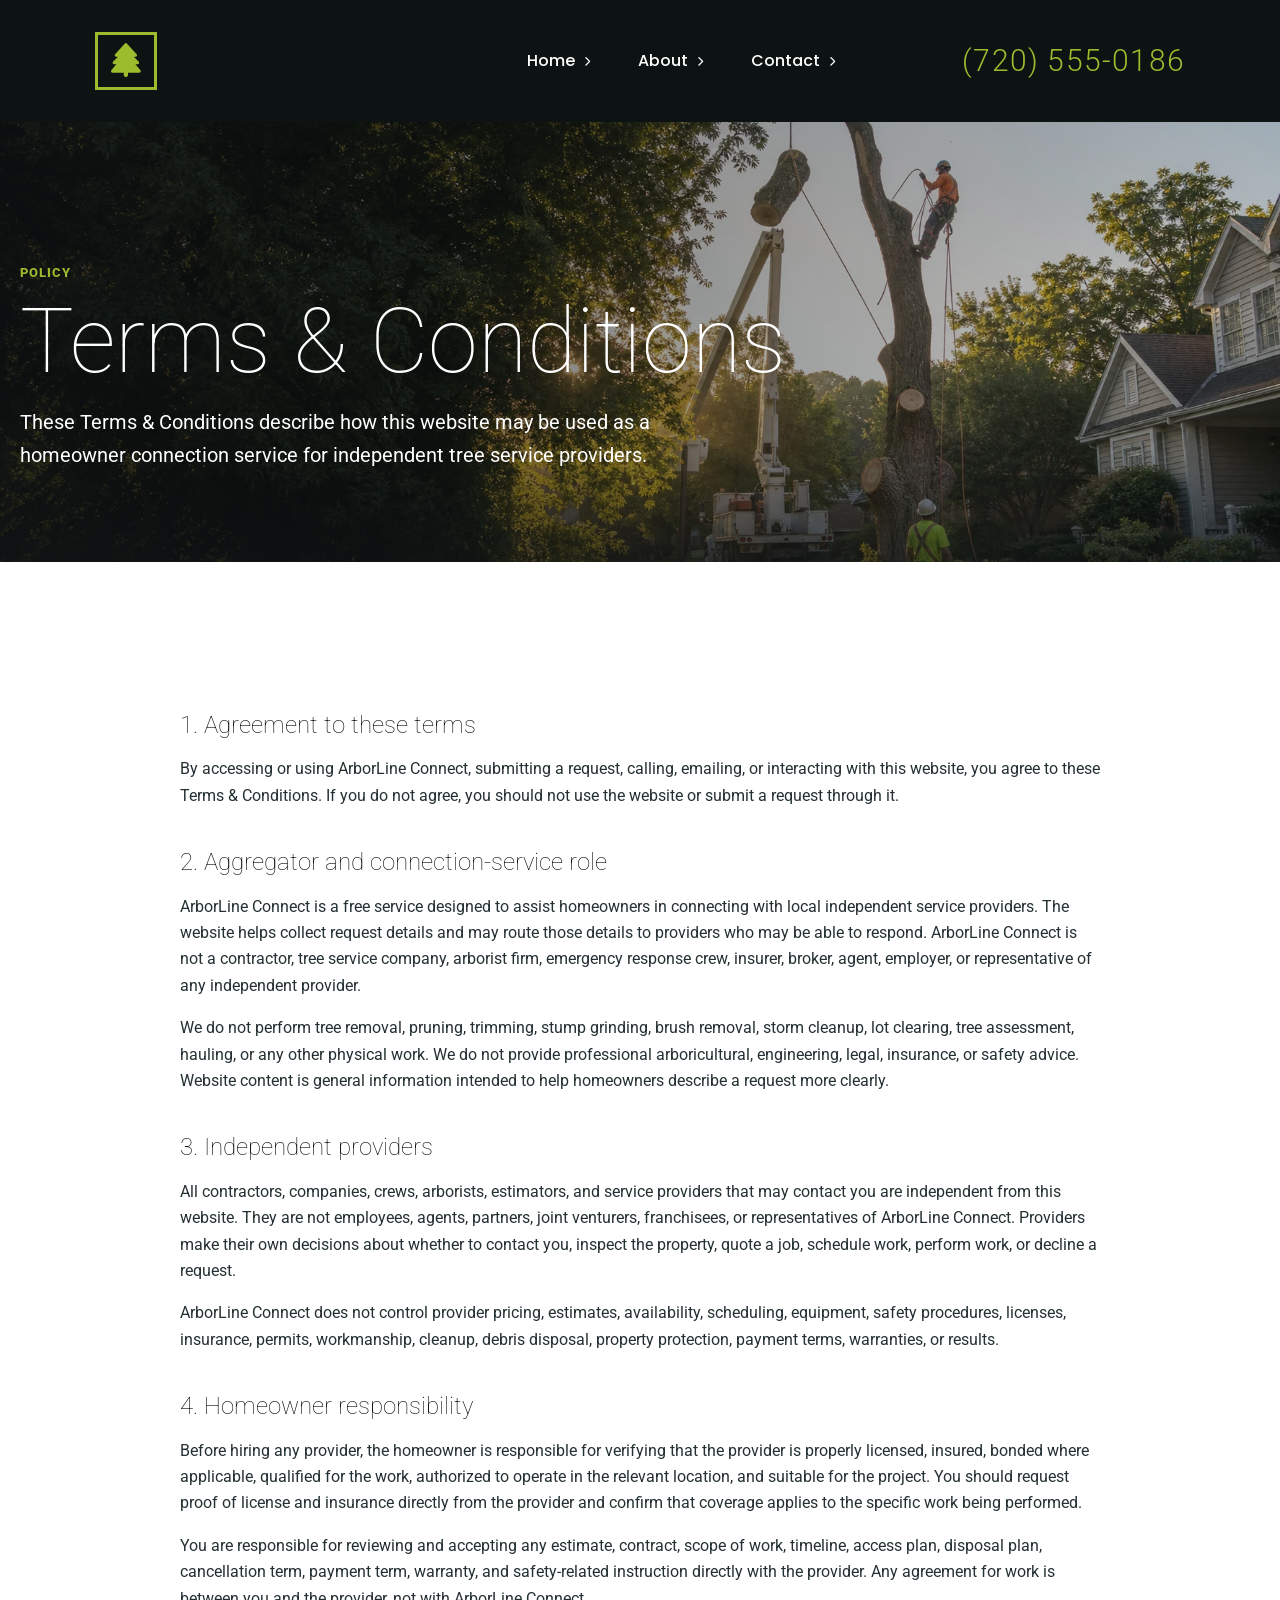
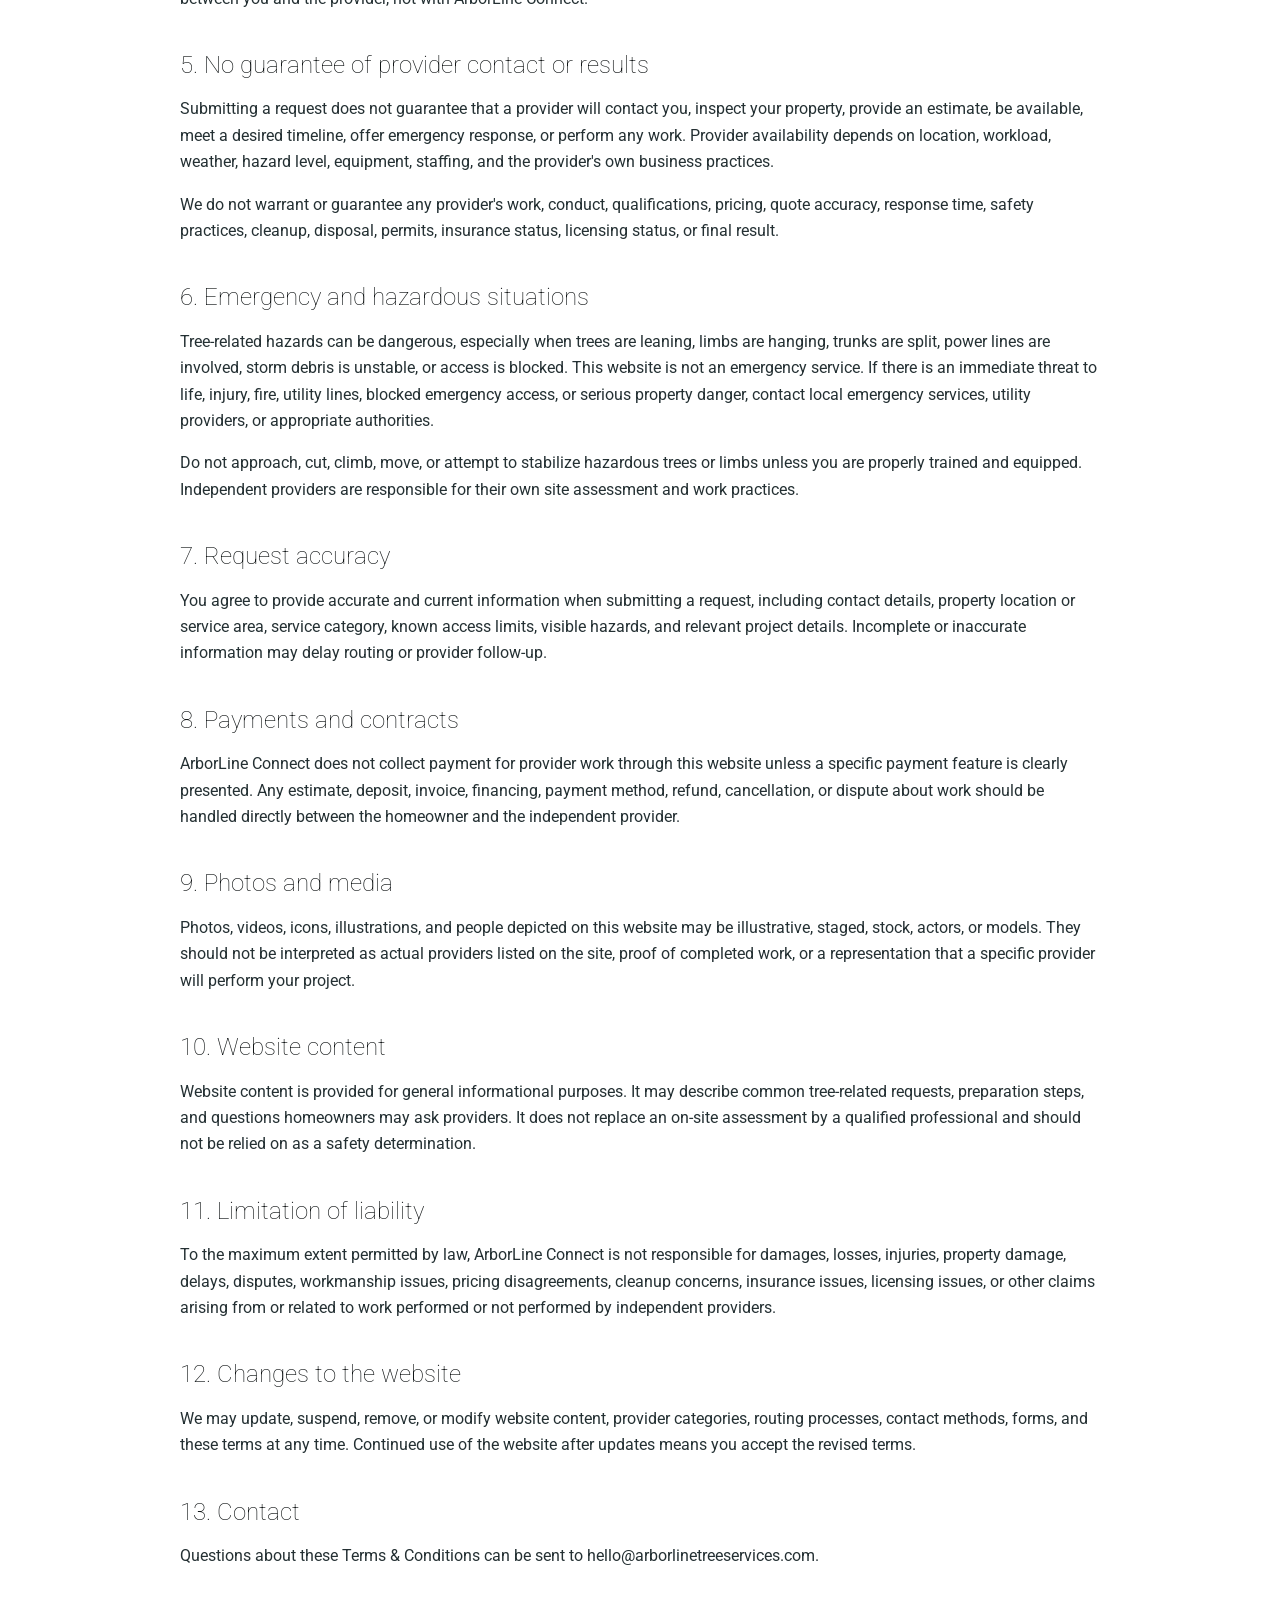
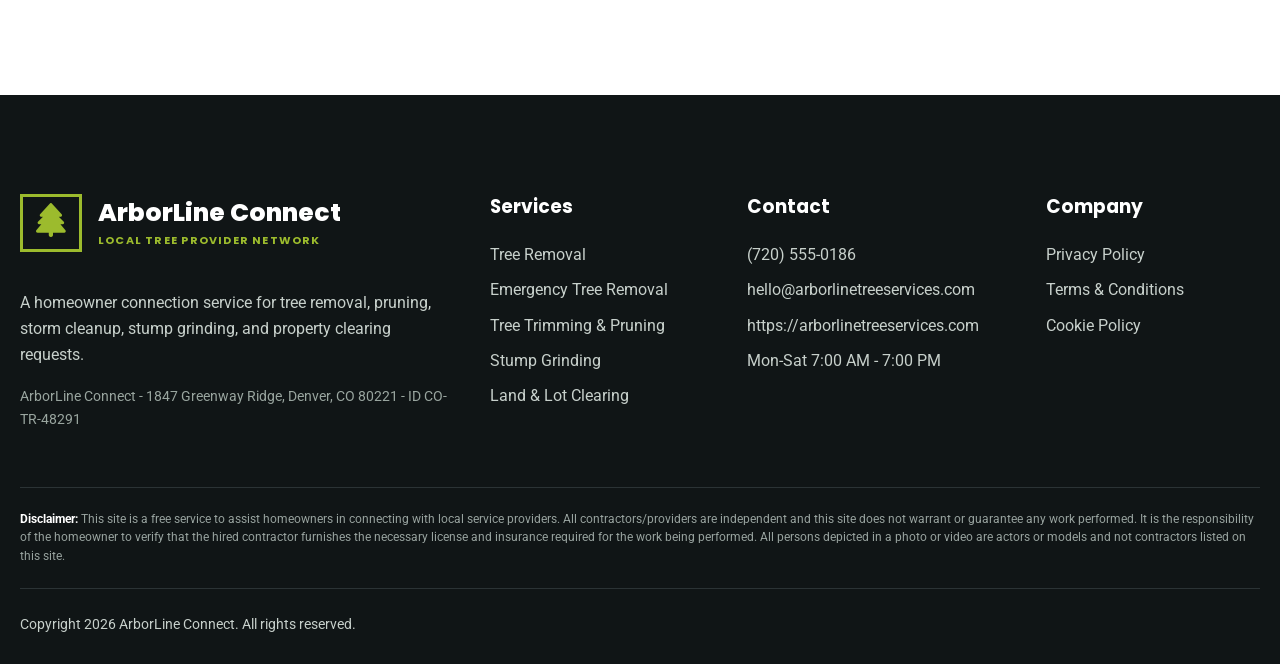
<file: terms-and-conditions.html>
<!doctype html>
<html lang="en">
<head>
  <meta charset="utf-8">
  <meta name="viewport" content="width=device-width, initial-scale=1">
  <meta name="description" content="Terms & Conditions for ArborLine Connect, a homeowner connection service for independent local tree providers.">
  <title>Terms & Conditions | ArborLine Connect</title>
  <link rel="preconnect" href="https://fonts.googleapis.com">
  <link rel="preconnect" href="https://fonts.gstatic.com" crossorigin>
  <link rel="preconnect" href="https://cdnjs.cloudflare.com">
  <link rel="icon" href="assets/favicon.svg" type="image/svg+xml">
  <link rel="stylesheet" href="https://fonts.googleapis.com/css2?family=Poppins:wght@600;700;800&family=Roboto:wght@100;300;400;500;700;800&display=swap">
  <link rel="stylesheet" href="https://cdnjs.cloudflare.com/ajax/libs/font-awesome/6.5.2/css/all.min.css">
  <link rel="stylesheet" href="css/styles.css">
  <noscript><style>.page-loader{display:none}</style></noscript>
</head>
<body>
<div class="page-loader is-active" data-page-loader aria-hidden="true">
  <div class="loader-inner">
    <div class="saw-blade" aria-hidden="true"><span></span><span></span><span></span></div>
    <span class="loader-text">Loading</span>
  </div>
</div>

<header class="site-header" data-header>
  <div class="container navrow">

<a class="brand header-brand" href="index.html" aria-label="ArborLine Connect home">
  <span class="brand-mark" aria-hidden="true">
    <i class="fa-solid fa-tree"></i>
  </span>
  <span class="brand-copy">
    <span class="brand-name" data-config="companyName"></span>
    <span class="brand-tagline">Local tree provider network</span>
  </span>
</a>
    <button class="menu-toggle" type="button" aria-expanded="false" aria-controls="site-menu" data-menu-toggle><span></span><span></span><span></span></button>
    <nav id="site-menu" class="menu" data-menu>
      <div class="nav-item home-menu" data-home-menu>
        <a class="nav-link" href="index.html">Home <i class="fa-solid fa-chevron-right"></i></a>
        <div class="home-dropdown" data-home-dropdown>
          <a href="index.html#home" data-section-link="home">Top</a>
          <a href="index.html#start-request" data-section-link="start-request">Start request</a>
          <div class="dropdown-branch provider-branch">
            <a class="dropdown-branch-link" href="index.html#provider-categories" data-section-link="provider-categories">Provider categories <i class="fa-solid fa-chevron-right"></i></a>
            <div class="dropdown-panel category-panel">

            <div class="dropdown-branch">
              <a class="dropdown-branch-link" href="index.html#provider-categories">Urgent tree hazards <i class="fa-solid fa-chevron-right"></i></a>
              <div class="dropdown-panel">
                <a href="services/emergency-tree-removal.html">Emergency Tree Removal</a><a href="services/tree-removal.html">Tree Removal</a><a href="services/storm-damage-cleanup.html">Storm Damage Cleanup</a>
              </div>
            </div>
            <div class="dropdown-branch">
              <a class="dropdown-branch-link" href="index.html#provider-categories">Tree care and assessment <i class="fa-solid fa-chevron-right"></i></a>
              <div class="dropdown-panel">
                <a href="services/tree-trimming-pruning.html">Tree Trimming & Pruning</a><a href="services/tree-health-assessment.html">Tree Health Assessment</a>
              </div>
            </div>
            <div class="dropdown-branch">
              <a class="dropdown-branch-link" href="index.html#provider-categories">Cleanup and property clearing <i class="fa-solid fa-chevron-right"></i></a>
              <div class="dropdown-panel">
                <a href="services/stump-grinding.html">Stump Grinding</a><a href="services/brush-removal.html">Brush Removal</a><a href="services/land-lot-clearing.html">Land & Lot Clearing</a>
              </div>
            </div>
            </div>
          </div>
          <a href="index.html#how-it-works" data-section-link="how-it-works">How it works</a>
          <a href="index.html#faq" data-section-link="faq">FAQ</a>
        </div>
      </div>
      <div class="nav-item about-menu" data-about-menu>
        <a class="nav-link" href="about.html">About <i class="fa-solid fa-chevron-right"></i></a>
        <div class="home-dropdown about-dropdown" data-about-dropdown>
          <a href="about.html#about-company" data-about-section-link="about-company">About Company</a>
          <a href="about.html#about-services" data-about-section-link="about-services">About Services</a>
        </div>
      </div>
      <a class="nav-link" href="contact.html">Contact <i class="fa-solid fa-chevron-right"></i></a>
      <a class="nav-phone header-phone" data-config="phoneLabel" data-attr="href:tel" href="#"></a>
    </nav>
  </div>
</header>
<main><section class="page-hero" style="--hero:url('/assets/images/hero-tree-removal.webp')"><div class="container reveal"><span class="eyebrow">Policy</span><h1>Terms & Conditions</h1><p>These Terms & Conditions describe how this website may be used as a homeowner connection service for independent tree service providers.</p></div></section><section class="section"><div class="container legal reveal">
      <h2>1. Agreement to these terms</h2>
      <p>By accessing or using ArborLine Connect, submitting a request, calling, emailing, or interacting with this website, you agree to these Terms & Conditions. If you do not agree, you should not use the website or submit a request through it.</p>

      <h2>2. Aggregator and connection-service role</h2>
      <p>ArborLine Connect is a free service designed to assist homeowners in connecting with local independent service providers. The website helps collect request details and may route those details to providers who may be able to respond. ArborLine Connect is not a contractor, tree service company, arborist firm, emergency response crew, insurer, broker, agent, employer, or representative of any independent provider.</p>
      <p>We do not perform tree removal, pruning, trimming, stump grinding, brush removal, storm cleanup, lot clearing, tree assessment, hauling, or any other physical work. We do not provide professional arboricultural, engineering, legal, insurance, or safety advice. Website content is general information intended to help homeowners describe a request more clearly.</p>

      <h2>3. Independent providers</h2>
      <p>All contractors, companies, crews, arborists, estimators, and service providers that may contact you are independent from this website. They are not employees, agents, partners, joint venturers, franchisees, or representatives of ArborLine Connect. Providers make their own decisions about whether to contact you, inspect the property, quote a job, schedule work, perform work, or decline a request.</p>
      <p>ArborLine Connect does not control provider pricing, estimates, availability, scheduling, equipment, safety procedures, licenses, insurance, permits, workmanship, cleanup, debris disposal, property protection, payment terms, warranties, or results.</p>

      <h2>4. Homeowner responsibility</h2>
      <p>Before hiring any provider, the homeowner is responsible for verifying that the provider is properly licensed, insured, bonded where applicable, qualified for the work, authorized to operate in the relevant location, and suitable for the project. You should request proof of license and insurance directly from the provider and confirm that coverage applies to the specific work being performed.</p>
      <p>You are responsible for reviewing and accepting any estimate, contract, scope of work, timeline, access plan, disposal plan, cancellation term, payment term, warranty, and safety-related instruction directly with the provider. Any agreement for work is between you and the provider, not with ArborLine Connect.</p>

      <h2>5. No guarantee of provider contact or results</h2>
      <p>Submitting a request does not guarantee that a provider will contact you, inspect your property, provide an estimate, be available, meet a desired timeline, offer emergency response, or perform any work. Provider availability depends on location, workload, weather, hazard level, equipment, staffing, and the provider's own business practices.</p>
      <p>We do not warrant or guarantee any provider's work, conduct, qualifications, pricing, quote accuracy, response time, safety practices, cleanup, disposal, permits, insurance status, licensing status, or final result.</p>

      <h2>6. Emergency and hazardous situations</h2>
      <p>Tree-related hazards can be dangerous, especially when trees are leaning, limbs are hanging, trunks are split, power lines are involved, storm debris is unstable, or access is blocked. This website is not an emergency service. If there is an immediate threat to life, injury, fire, utility lines, blocked emergency access, or serious property danger, contact local emergency services, utility providers, or appropriate authorities.</p>
      <p>Do not approach, cut, climb, move, or attempt to stabilize hazardous trees or limbs unless you are properly trained and equipped. Independent providers are responsible for their own site assessment and work practices.</p>

      <h2>7. Request accuracy</h2>
      <p>You agree to provide accurate and current information when submitting a request, including contact details, property location or service area, service category, known access limits, visible hazards, and relevant project details. Incomplete or inaccurate information may delay routing or provider follow-up.</p>

      <h2>8. Payments and contracts</h2>
      <p>ArborLine Connect does not collect payment for provider work through this website unless a specific payment feature is clearly presented. Any estimate, deposit, invoice, financing, payment method, refund, cancellation, or dispute about work should be handled directly between the homeowner and the independent provider.</p>

      <h2>9. Photos and media</h2>
      <p>Photos, videos, icons, illustrations, and people depicted on this website may be illustrative, staged, stock, actors, or models. They should not be interpreted as actual providers listed on the site, proof of completed work, or a representation that a specific provider will perform your project.</p>

      <h2>10. Website content</h2>
      <p>Website content is provided for general informational purposes. It may describe common tree-related requests, preparation steps, and questions homeowners may ask providers. It does not replace an on-site assessment by a qualified professional and should not be relied on as a safety determination.</p>

      <h2>11. Limitation of liability</h2>
      <p>To the maximum extent permitted by law, ArborLine Connect is not responsible for damages, losses, injuries, property damage, delays, disputes, workmanship issues, pricing disagreements, cleanup concerns, insurance issues, licensing issues, or other claims arising from or related to work performed or not performed by independent providers.</p>

      <h2>12. Changes to the website</h2>
      <p>We may update, suspend, remove, or modify website content, provider categories, routing processes, contact methods, forms, and these terms at any time. Continued use of the website after updates means you accept the revised terms.</p>

      <h2>13. Contact</h2>
      <p>Questions about these Terms & Conditions can be sent to <a data-config="email" data-attr="href:mailto" href="#"></a>.</p>
    </div></section></main>
<a class="floating-cta" data-floating-cta href="#" aria-label="Call ArborLine Connect">
  <i class="fa-solid fa-phone" aria-hidden="true"></i>
  <span>Call</span>
</a>

<footer class="footer">
  <div class="container footer-grid">
    <div>

<a class="brand footer-brand" href="index.html" aria-label="ArborLine Connect home">
  <span class="brand-mark" aria-hidden="true">
    <i class="fa-solid fa-tree"></i>
  </span>
  <span class="brand-copy">
    <span class="brand-name" data-config="companyName"></span>
    <span class="brand-tagline">Local tree provider network</span>
  </span>
</a>
      <p data-config="footerText"></p>
      <p class="company-line"><span data-config="companyName"></span> - <span data-config="address"></span> - ID <span data-config="companyId"></span></p>
    </div>
    <div>
      <h3>Services</h3>
      <a href="services/tree-removal.html">Tree Removal</a><a href="services/emergency-tree-removal.html">Emergency Tree Removal</a><a href="services/tree-trimming-pruning.html">Tree Trimming & Pruning</a><a href="services/stump-grinding.html">Stump Grinding</a><a href="services/land-lot-clearing.html">Land & Lot Clearing</a>
    </div>
    <div>
      <h3>Contact</h3>
      <a data-config="phoneLabel" data-attr="href:tel" href="#"></a>
      <a data-config="email" data-attr="href:mailto" href="#"></a>
      <a data-config="website" data-attr="href" href="#"></a>
      <span data-config="businessHours"></span>
    </div>
    <div>
      <h3>Company</h3>
      <a href="privacy-policy.html">Privacy Policy</a>
      <a href="terms-and-conditions.html">Terms & Conditions</a>
      <a href="cookie-policy.html">Cookie Policy</a>
    </div>
  </div>
  <div class="container footer-disclaimer">
    <strong>Disclaimer:</strong> This site is a free service to assist homeowners in connecting with local service providers. All contractors/providers are independent and this site does not warrant or guarantee any work performed. It is the responsibility of the homeowner to verify that the hired contractor furnishes the necessary license and insurance required for the work being performed. All persons depicted in a photo or video are actors or models and not contractors listed on this site.
  </div>
  <div class="container copyright" data-config="copyright"></div>
</footer>
<script src="js/site-config.js"></script>
<script src="js/main.js"></script>
</body>
</html>
</file>
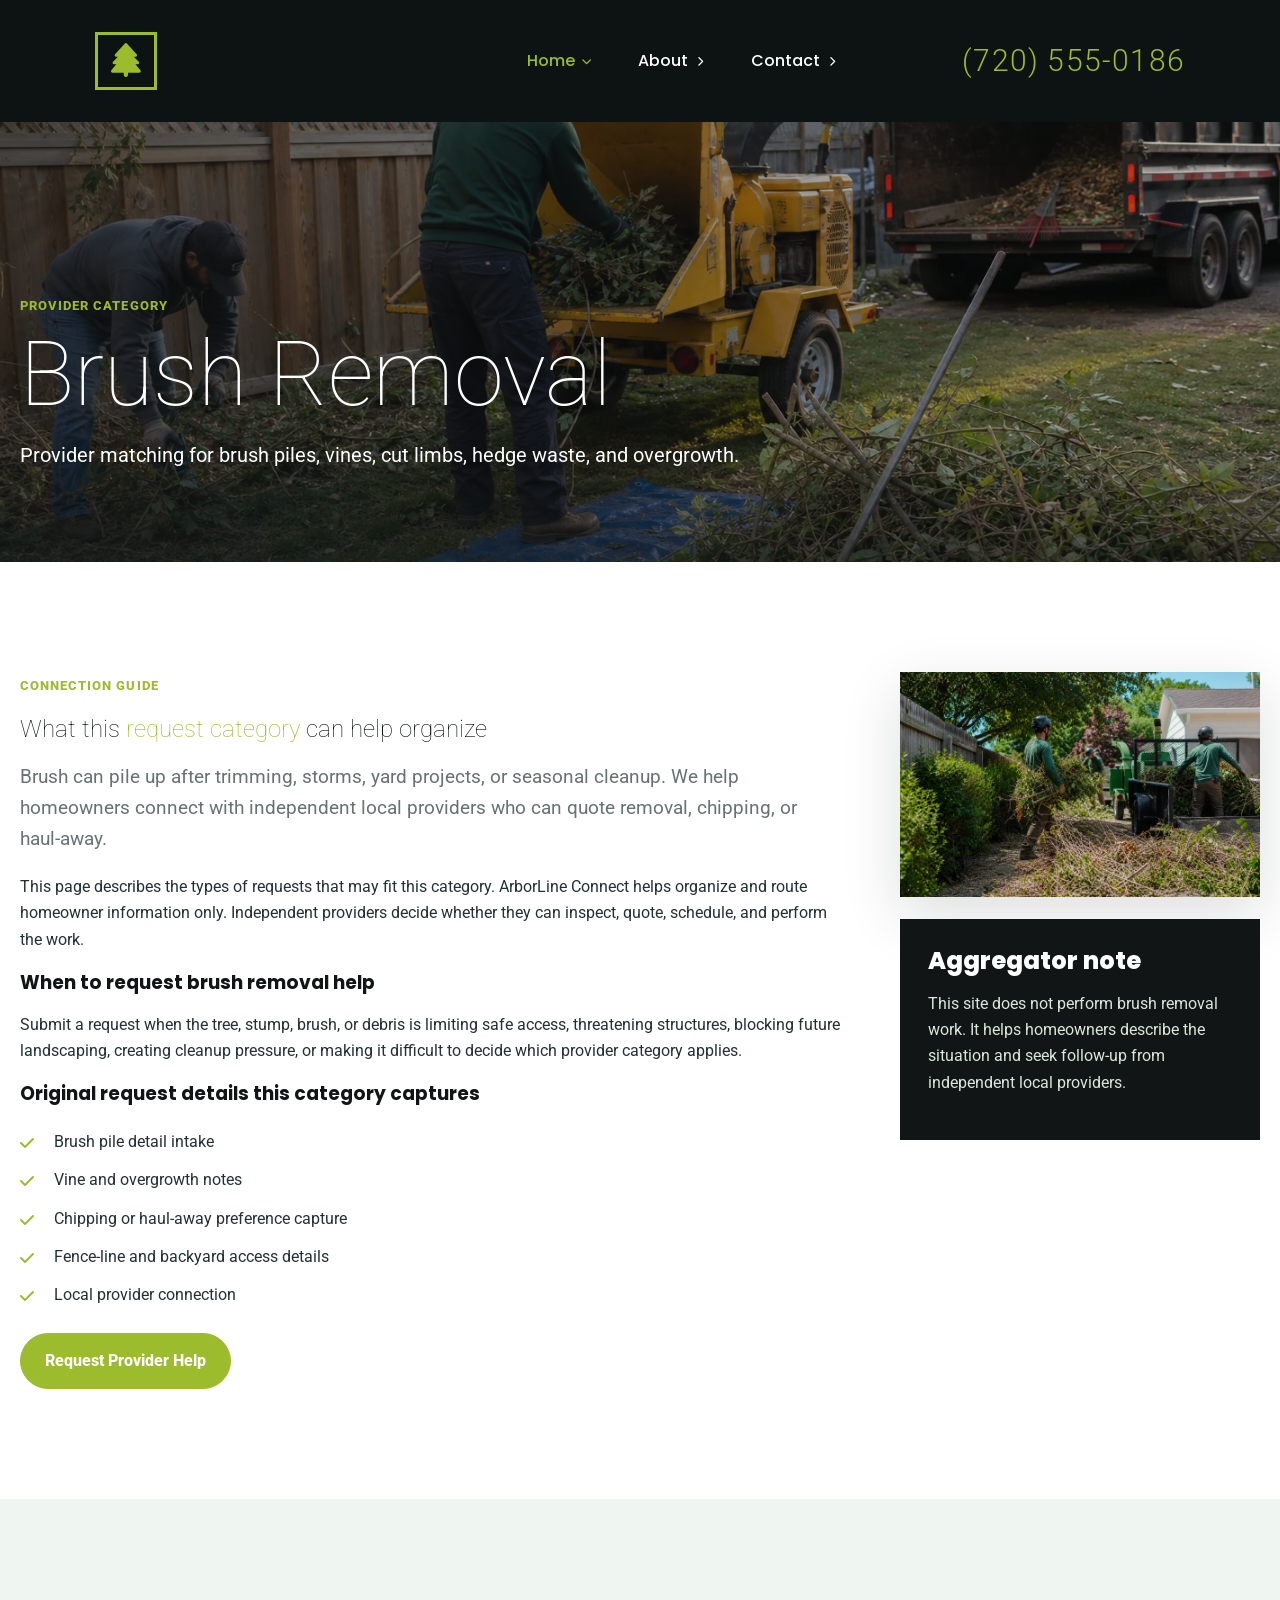
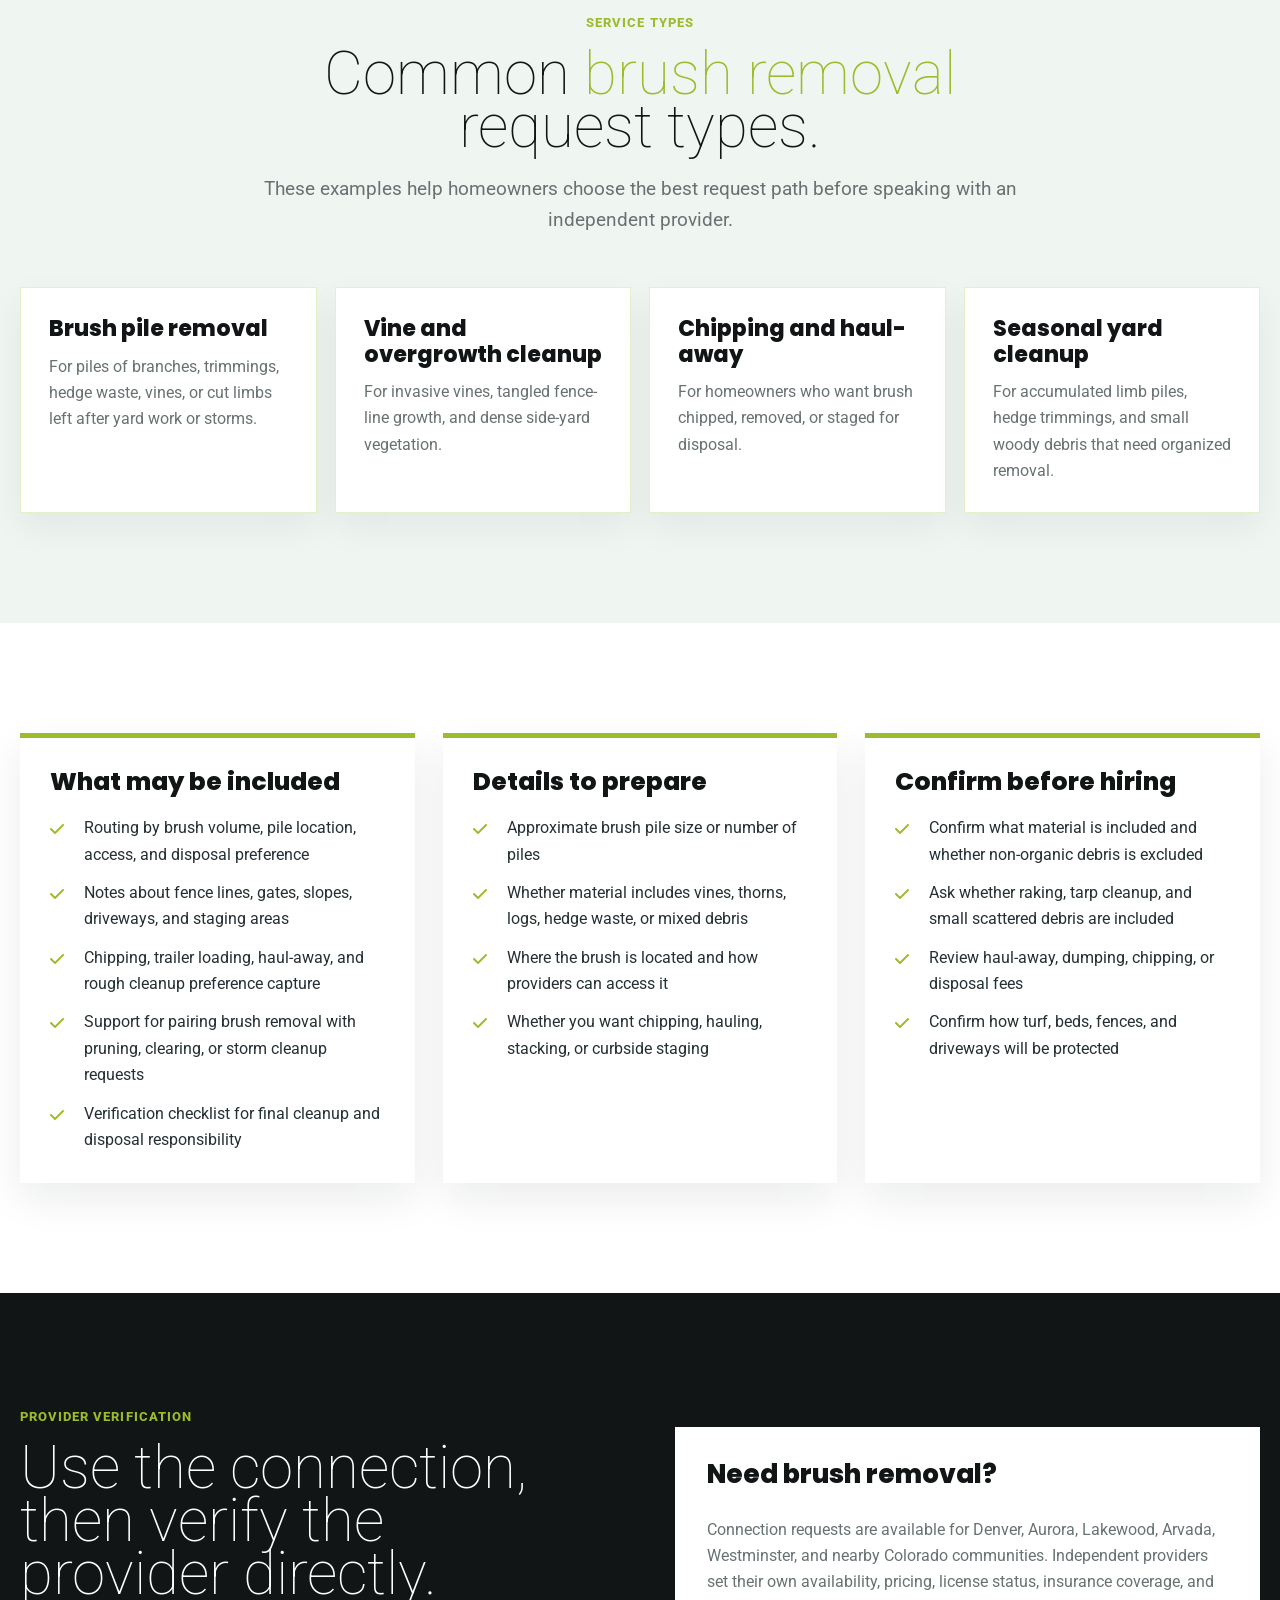
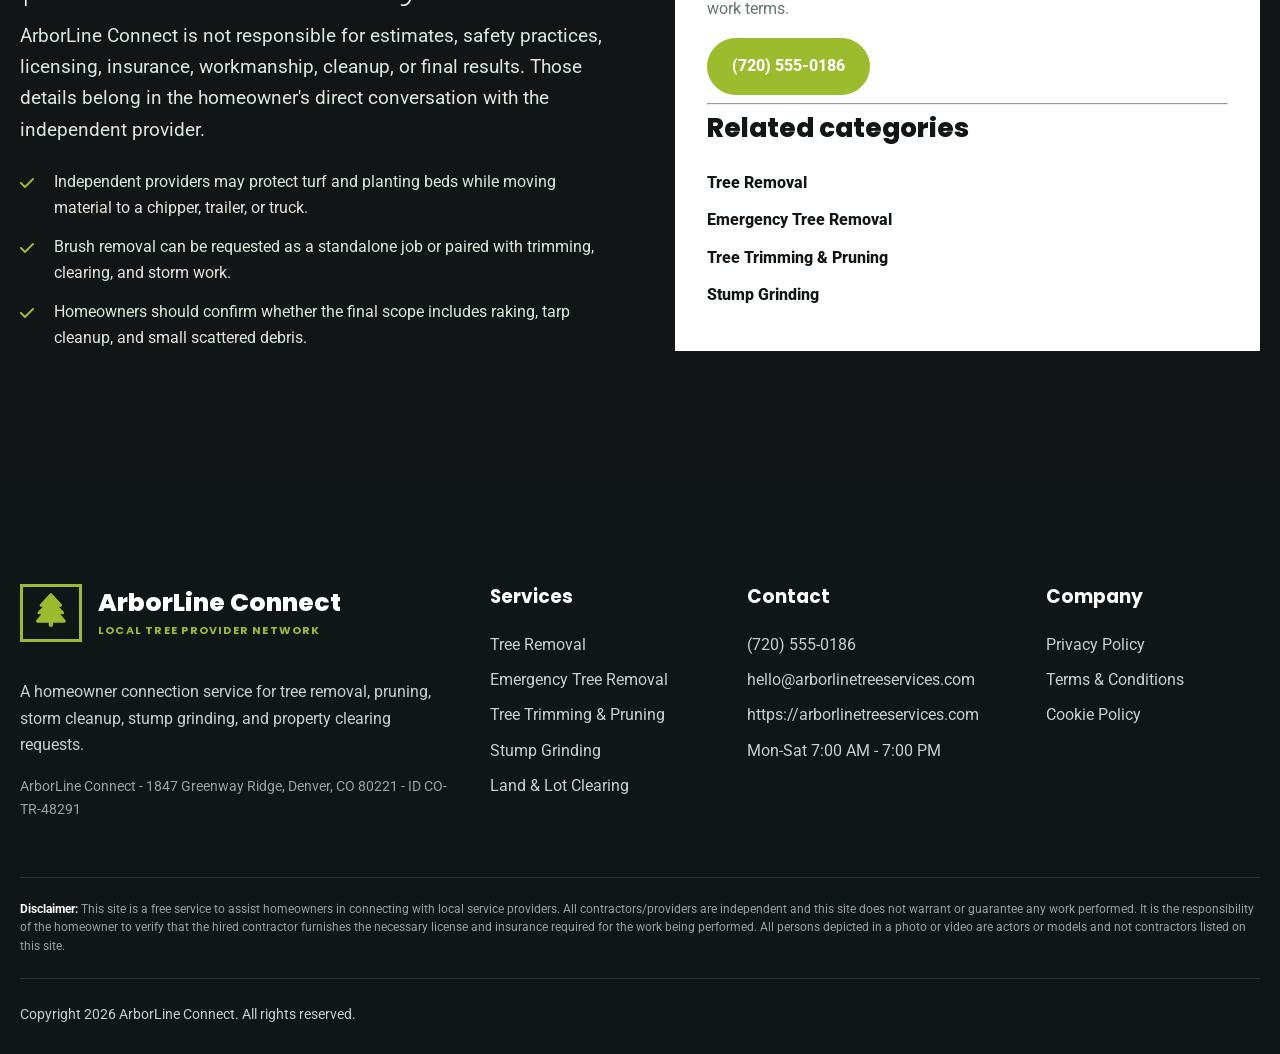
<file: services/brush-removal.html>
<!doctype html>
<html lang="en">
<head>
  <meta charset="utf-8">
  <meta name="viewport" content="width=device-width, initial-scale=1">
  <meta name="description" content="Provider matching for brush piles, vines, cut limbs, hedge waste, and overgrowth. Learn what details to prepare before connecting with an independent local provider.">
  <title>Brush Removal Provider Connections | ArborLine Connect</title>
  <link rel="preconnect" href="https://fonts.googleapis.com">
  <link rel="preconnect" href="https://fonts.gstatic.com" crossorigin>
  <link rel="preconnect" href="https://cdnjs.cloudflare.com">
  <link rel="icon" href="../assets/favicon.svg" type="image/svg+xml">
  <link rel="stylesheet" href="https://fonts.googleapis.com/css2?family=Poppins:wght@600;700;800&family=Roboto:wght@100;300;400;500;700;800&display=swap">
  <link rel="stylesheet" href="https://cdnjs.cloudflare.com/ajax/libs/font-awesome/6.5.2/css/all.min.css">
  <link rel="stylesheet" href="../css/styles.css">
  <noscript><style>.page-loader{display:none}</style></noscript>
</head>
<body>
<div class="page-loader is-active" data-page-loader aria-hidden="true">
  <div class="loader-inner">
    <div class="saw-blade" aria-hidden="true"><span></span><span></span><span></span></div>
    <span class="loader-text">Loading</span>
  </div>
</div>

<header class="site-header" data-header>
  <div class="container navrow">

<a class="brand header-brand" href="../index.html" aria-label="ArborLine Connect home">
  <span class="brand-mark" aria-hidden="true">
    <i class="fa-solid fa-tree"></i>
  </span>
  <span class="brand-copy">
    <span class="brand-name" data-config="companyName"></span>
    <span class="brand-tagline">Local tree provider network</span>
  </span>
</a>
    <button class="menu-toggle" type="button" aria-expanded="false" aria-controls="site-menu" data-menu-toggle><span></span><span></span><span></span></button>
    <nav id="site-menu" class="menu" data-menu>
      <div class="nav-item home-menu is-active" data-home-menu>
        <a class="nav-link" href="../index.html">Home <i class="fa-solid fa-chevron-right"></i></a>
        <div class="home-dropdown" data-home-dropdown>
          <a href="../index.html#home" data-section-link="home">Top</a>
          <a href="../index.html#start-request" data-section-link="start-request">Start request</a>
          <div class="dropdown-branch provider-branch">
            <a class="dropdown-branch-link" href="../index.html#provider-categories" data-section-link="provider-categories">Provider categories <i class="fa-solid fa-chevron-right"></i></a>
            <div class="dropdown-panel category-panel">

            <div class="dropdown-branch">
              <a class="dropdown-branch-link" href="../index.html#provider-categories">Urgent tree hazards <i class="fa-solid fa-chevron-right"></i></a>
              <div class="dropdown-panel">
                <a href="../services/emergency-tree-removal.html">Emergency Tree Removal</a><a href="../services/tree-removal.html">Tree Removal</a><a href="../services/storm-damage-cleanup.html">Storm Damage Cleanup</a>
              </div>
            </div>
            <div class="dropdown-branch">
              <a class="dropdown-branch-link" href="../index.html#provider-categories">Tree care and assessment <i class="fa-solid fa-chevron-right"></i></a>
              <div class="dropdown-panel">
                <a href="../services/tree-trimming-pruning.html">Tree Trimming & Pruning</a><a href="../services/tree-health-assessment.html">Tree Health Assessment</a>
              </div>
            </div>
            <div class="dropdown-branch">
              <a class="dropdown-branch-link" href="../index.html#provider-categories">Cleanup and property clearing <i class="fa-solid fa-chevron-right"></i></a>
              <div class="dropdown-panel">
                <a href="../services/stump-grinding.html">Stump Grinding</a><a href="../services/brush-removal.html">Brush Removal</a><a href="../services/land-lot-clearing.html">Land & Lot Clearing</a>
              </div>
            </div>
            </div>
          </div>
          <a href="../index.html#how-it-works" data-section-link="how-it-works">How it works</a>
          <a href="../index.html#faq" data-section-link="faq">FAQ</a>
        </div>
      </div>
      <div class="nav-item about-menu" data-about-menu>
        <a class="nav-link" href="../about.html">About <i class="fa-solid fa-chevron-right"></i></a>
        <div class="home-dropdown about-dropdown" data-about-dropdown>
          <a href="../about.html#about-company" data-about-section-link="about-company">About Company</a>
          <a href="../about.html#about-services" data-about-section-link="about-services">About Services</a>
        </div>
      </div>
      <a class="nav-link" href="../contact.html">Contact <i class="fa-solid fa-chevron-right"></i></a>
      <a class="nav-phone header-phone" data-config="phoneLabel" data-attr="href:tel" href="#"></a>
    </nav>
  </div>
</header>

<main>
  <section class="page-hero" style="--hero:url('/assets/images/brush-removal.webp')"><div class="container reveal"><span class="eyebrow">Provider category</span><h1>Brush Removal</h1><p>Provider matching for brush piles, vines, cut limbs, hedge waste, and overgrowth.</p></div></section>
  <section class="section"><div class="container detail-grid"><article class="detail-content reveal"><span class="kicker">Connection guide</span><h2>What this <span class="accent-text">request category</span> can help organize</h2><p class="lead">Brush can pile up after trimming, storms, yard projects, or seasonal cleanup. We help homeowners connect with independent local providers who can quote removal, chipping, or haul-away.</p><p>This page describes the types of requests that may fit this category. ArborLine Connect helps organize and route homeowner information only. Independent providers decide whether they can inspect, quote, schedule, and perform the work.</p><h3>When to request brush removal help</h3><p>Submit a request when the tree, stump, brush, or debris is limiting safe access, threatening structures, blocking future landscaping, creating cleanup pressure, or making it difficult to decide which provider category applies.</p><h3>Original request details this category captures</h3><ul class="check-list"><li>Brush pile detail intake</li><li>Vine and overgrowth notes</li><li>Chipping or haul-away preference capture</li><li>Fence-line and backyard access details</li><li>Local provider connection</li></ul><a class="btn" href="../contact.html">Request Provider Help</a></article><aside class="service-detail-media reveal"><img src="../assets/images/brush-removal-detail.webp" alt="Residential brush removal with cut branches loaded for haul-away" loading="lazy"><div class="service-detail-note"><h3>Aggregator note</h3><p>This site does not perform brush removal work. It helps homeowners describe the situation and seek follow-up from independent local providers.</p></div></aside></div></section>
  <section class="section alt"><div class="container"><div class="section-title reveal"><span class="kicker">Service types</span><h2>Common <span class="accent-text">brush removal</span> request types.</h2><p class="lead">These examples help homeowners choose the best request path before speaking with an independent provider.</p></div><div class="service-type-grid"><article class="service-type-card reveal"><h3>Brush pile removal</h3><p>For piles of branches, trimmings, hedge waste, vines, or cut limbs left after yard work or storms.</p></article><article class="service-type-card reveal"><h3>Vine and overgrowth cleanup</h3><p>For invasive vines, tangled fence-line growth, and dense side-yard vegetation.</p></article><article class="service-type-card reveal"><h3>Chipping and haul-away</h3><p>For homeowners who want brush chipped, removed, or staged for disposal.</p></article><article class="service-type-card reveal"><h3>Seasonal yard cleanup</h3><p>For accumulated limb piles, hedge trimmings, and small woody debris that need organized removal.</p></article></div></div></section>
  <section class="section"><div class="container service-detail-blocks"><article class="service-detail-block reveal"><h3>What may be included</h3><ul class="check-list"><li>Routing by brush volume, pile location, access, and disposal preference</li><li>Notes about fence lines, gates, slopes, driveways, and staging areas</li><li>Chipping, trailer loading, haul-away, and rough cleanup preference capture</li><li>Support for pairing brush removal with pruning, clearing, or storm cleanup requests</li><li>Verification checklist for final cleanup and disposal responsibility</li></ul></article><article class="service-detail-block reveal"><h3>Details to prepare</h3><ul class="check-list"><li>Approximate brush pile size or number of piles</li><li>Whether material includes vines, thorns, logs, hedge waste, or mixed debris</li><li>Where the brush is located and how providers can access it</li><li>Whether you want chipping, hauling, stacking, or curbside staging</li></ul></article><article class="service-detail-block reveal"><h3>Confirm before hiring</h3><ul class="check-list"><li>Confirm what material is included and whether non-organic debris is excluded</li><li>Ask whether raking, tarp cleanup, and small scattered debris are included</li><li>Review haul-away, dumping, chipping, or disposal fees</li><li>Confirm how turf, beds, fences, and driveways will be protected</li></ul></article></div></section>
  <section class="section service-verify-band"><div class="container split"><div class="reveal"><span class="kicker">Provider verification</span><h2>Use the connection, then verify the provider directly.</h2><p class="lead">ArborLine Connect is not responsible for estimates, safety practices, licensing, insurance, workmanship, cleanup, or final results. Those details belong in the homeowner's direct conversation with the independent provider.</p><ul class="check-list"><li>Independent providers may protect turf and planting beds while moving material to a chipper, trailer, or truck.</li><li>Brush removal can be requested as a standalone job or paired with trimming, clearing, and storm work.</li><li>Homeowners should confirm whether the final scope includes raking, tarp cleanup, and small scattered debris.</li></ul></div><aside class="sidebar-card reveal"><h3>Need brush removal?</h3><p>Connection requests are available for <span data-service-area></span>. Independent providers set their own availability, pricing, license status, insurance coverage, and work terms.</p><a class="nav-phone" data-config="phoneLabel" data-attr="href:tel" href="#"></a><hr><h3>Related categories</h3><a href="tree-removal.html">Tree Removal</a><a href="emergency-tree-removal.html">Emergency Tree Removal</a><a href="tree-trimming-pruning.html">Tree Trimming & Pruning</a><a href="stump-grinding.html">Stump Grinding</a></aside></div></section>
</main>
<a class="floating-cta" data-floating-cta href="#" aria-label="Call ArborLine Connect">
  <i class="fa-solid fa-phone" aria-hidden="true"></i>
  <span>Call</span>
</a>

<footer class="footer">
  <div class="container footer-grid">
    <div>

<a class="brand footer-brand" href="../index.html" aria-label="ArborLine Connect home">
  <span class="brand-mark" aria-hidden="true">
    <i class="fa-solid fa-tree"></i>
  </span>
  <span class="brand-copy">
    <span class="brand-name" data-config="companyName"></span>
    <span class="brand-tagline">Local tree provider network</span>
  </span>
</a>
      <p data-config="footerText"></p>
      <p class="company-line"><span data-config="companyName"></span> - <span data-config="address"></span> - ID <span data-config="companyId"></span></p>
    </div>
    <div>
      <h3>Services</h3>
      <a href="../services/tree-removal.html">Tree Removal</a><a href="../services/emergency-tree-removal.html">Emergency Tree Removal</a><a href="../services/tree-trimming-pruning.html">Tree Trimming & Pruning</a><a href="../services/stump-grinding.html">Stump Grinding</a><a href="../services/land-lot-clearing.html">Land & Lot Clearing</a>
    </div>
    <div>
      <h3>Contact</h3>
      <a data-config="phoneLabel" data-attr="href:tel" href="#"></a>
      <a data-config="email" data-attr="href:mailto" href="#"></a>
      <a data-config="website" data-attr="href" href="#"></a>
      <span data-config="businessHours"></span>
    </div>
    <div>
      <h3>Company</h3>
      <a href="../privacy-policy.html">Privacy Policy</a>
      <a href="../terms-and-conditions.html">Terms & Conditions</a>
      <a href="../cookie-policy.html">Cookie Policy</a>
    </div>
  </div>
  <div class="container footer-disclaimer">
    <strong>Disclaimer:</strong> This site is a free service to assist homeowners in connecting with local service providers. All contractors/providers are independent and this site does not warrant or guarantee any work performed. It is the responsibility of the homeowner to verify that the hired contractor furnishes the necessary license and insurance required for the work being performed. All persons depicted in a photo or video are actors or models and not contractors listed on this site.
  </div>
  <div class="container copyright" data-config="copyright"></div>
</footer>
<script src="../js/site-config.js"></script>
<script src="../js/main.js"></script>
</body>
</html>
</file>
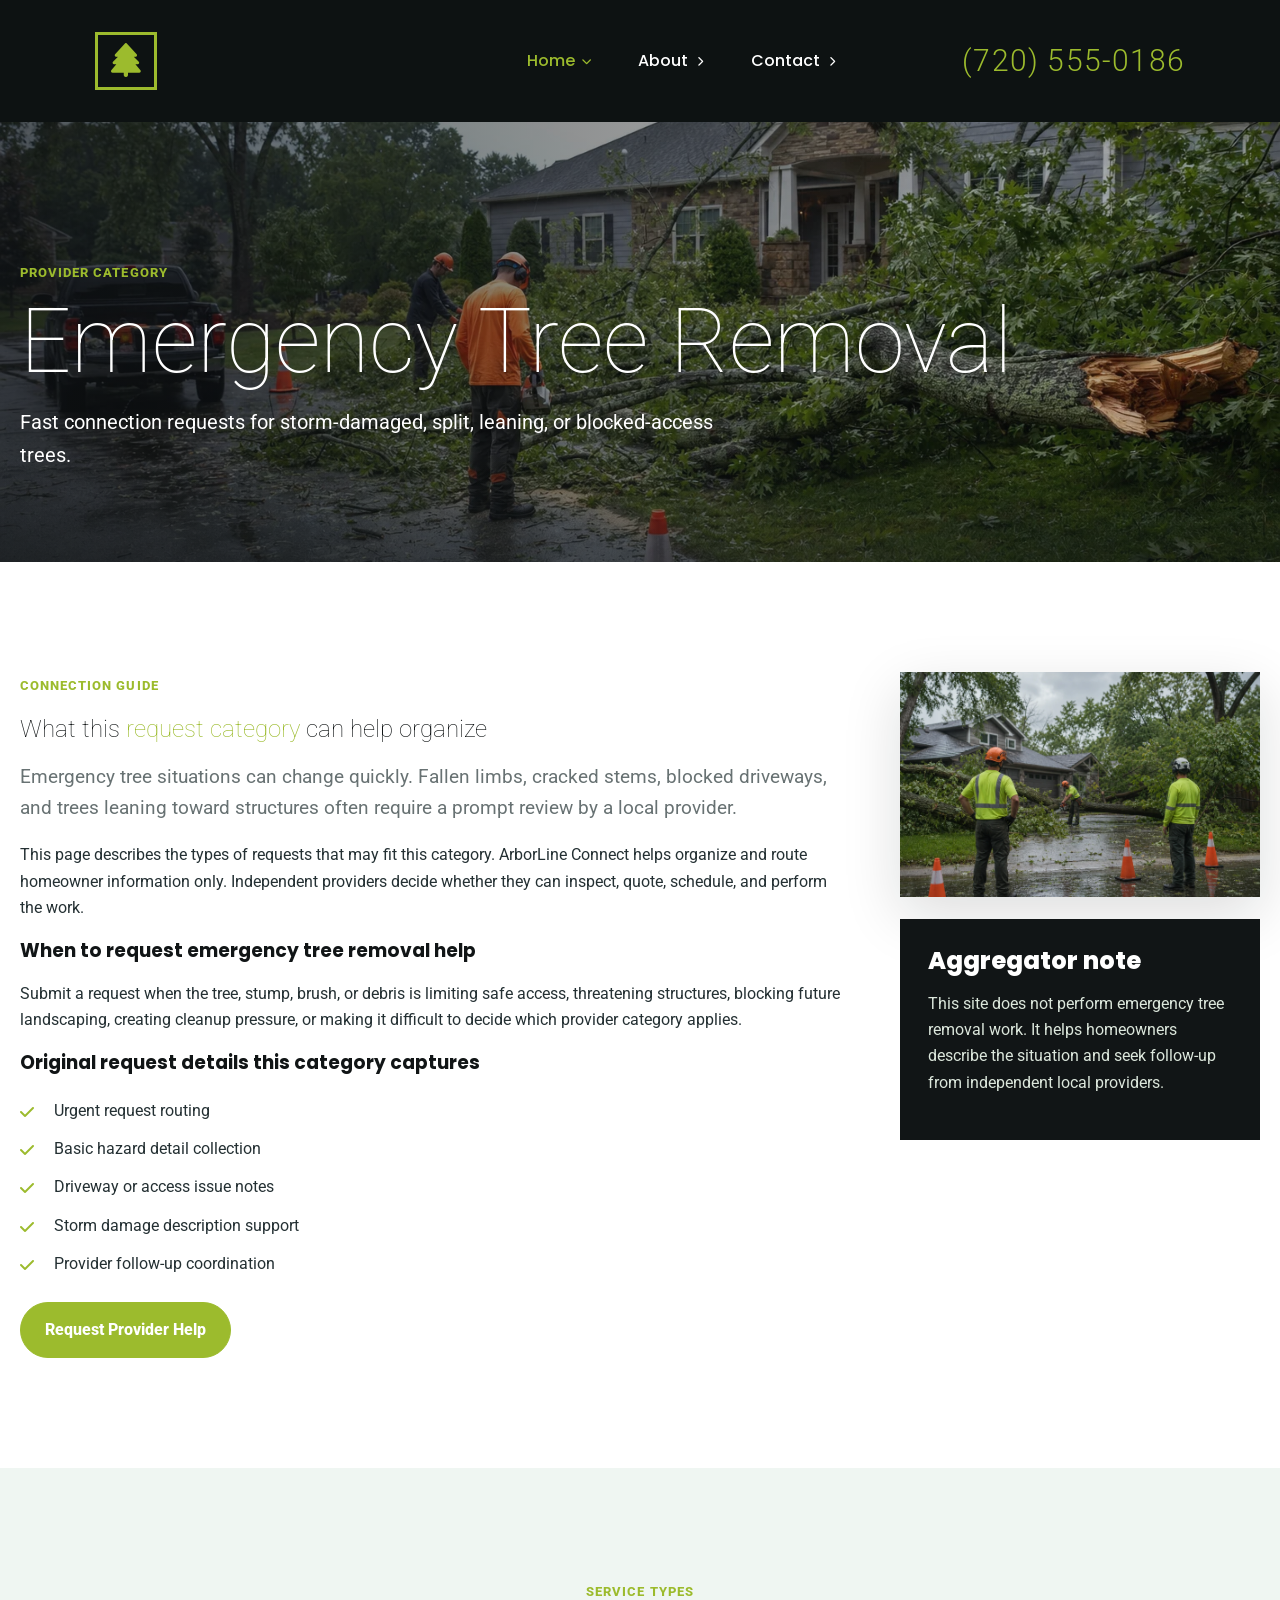
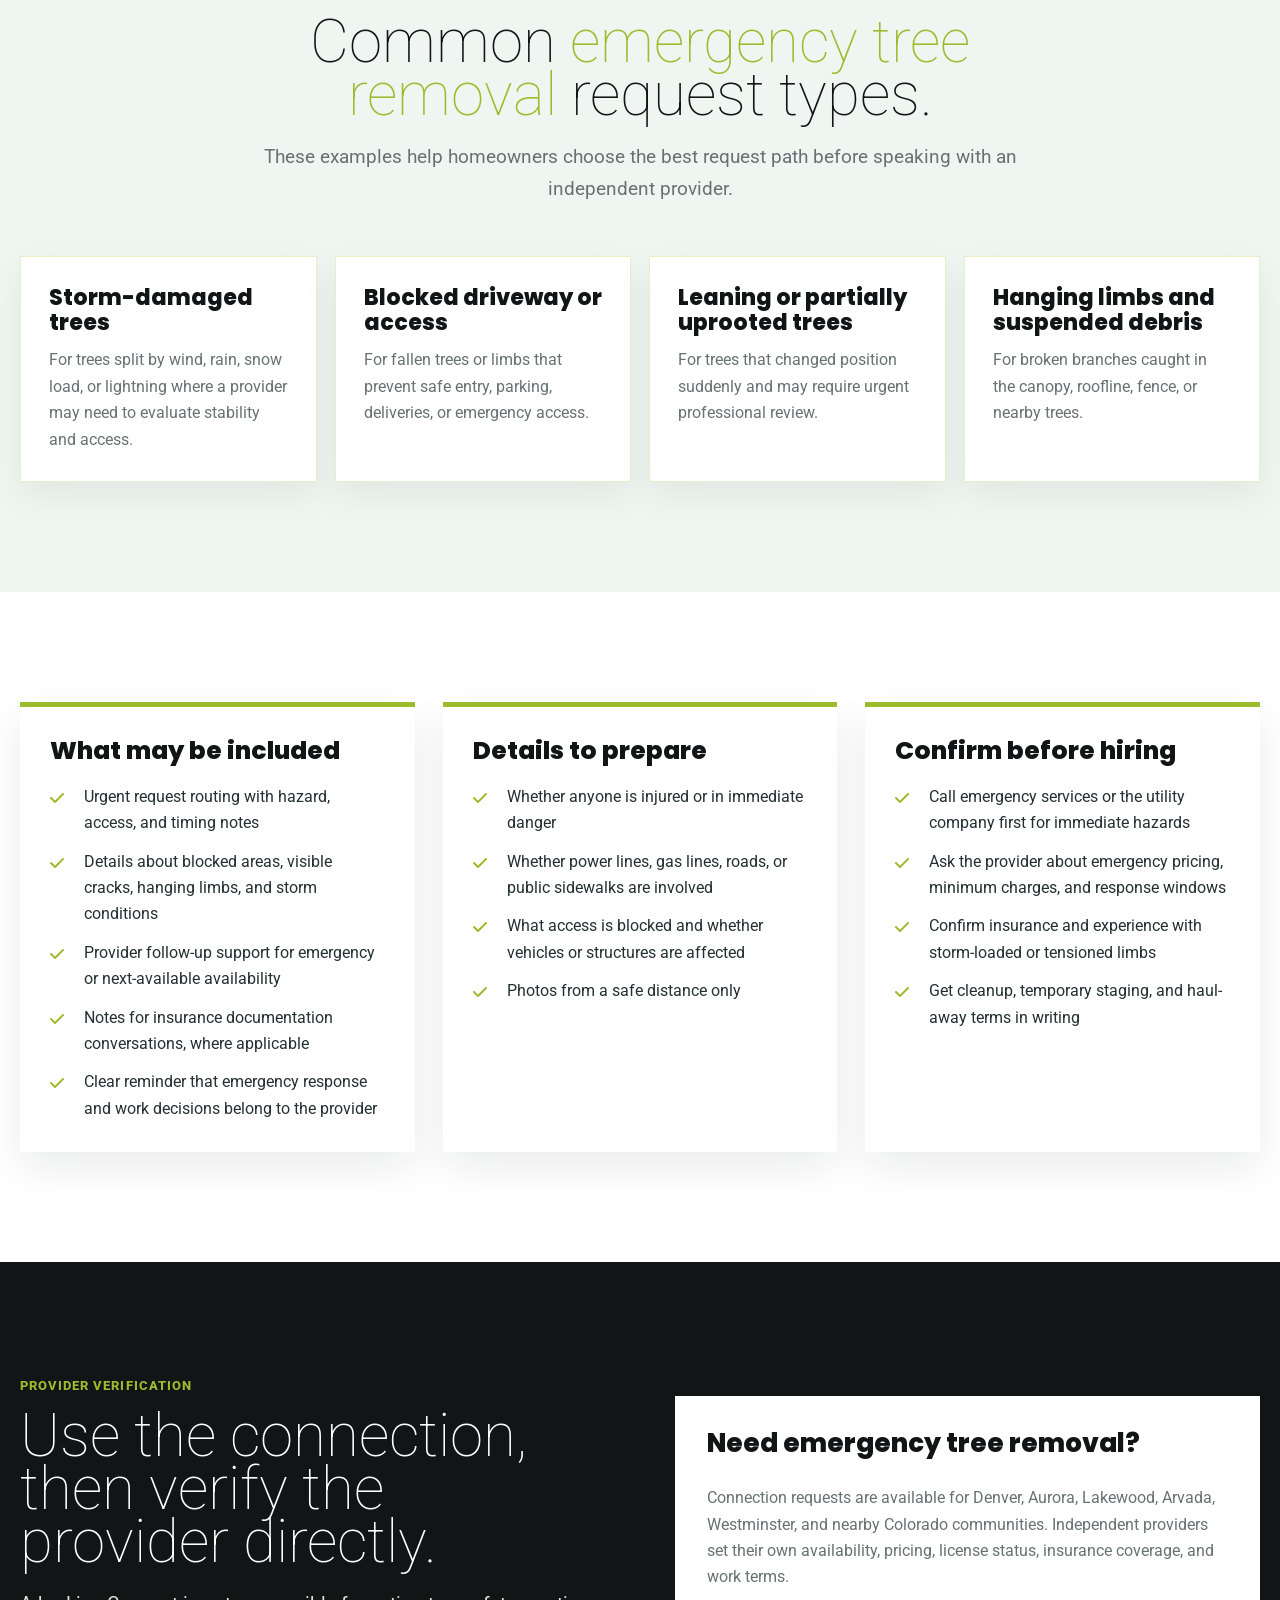
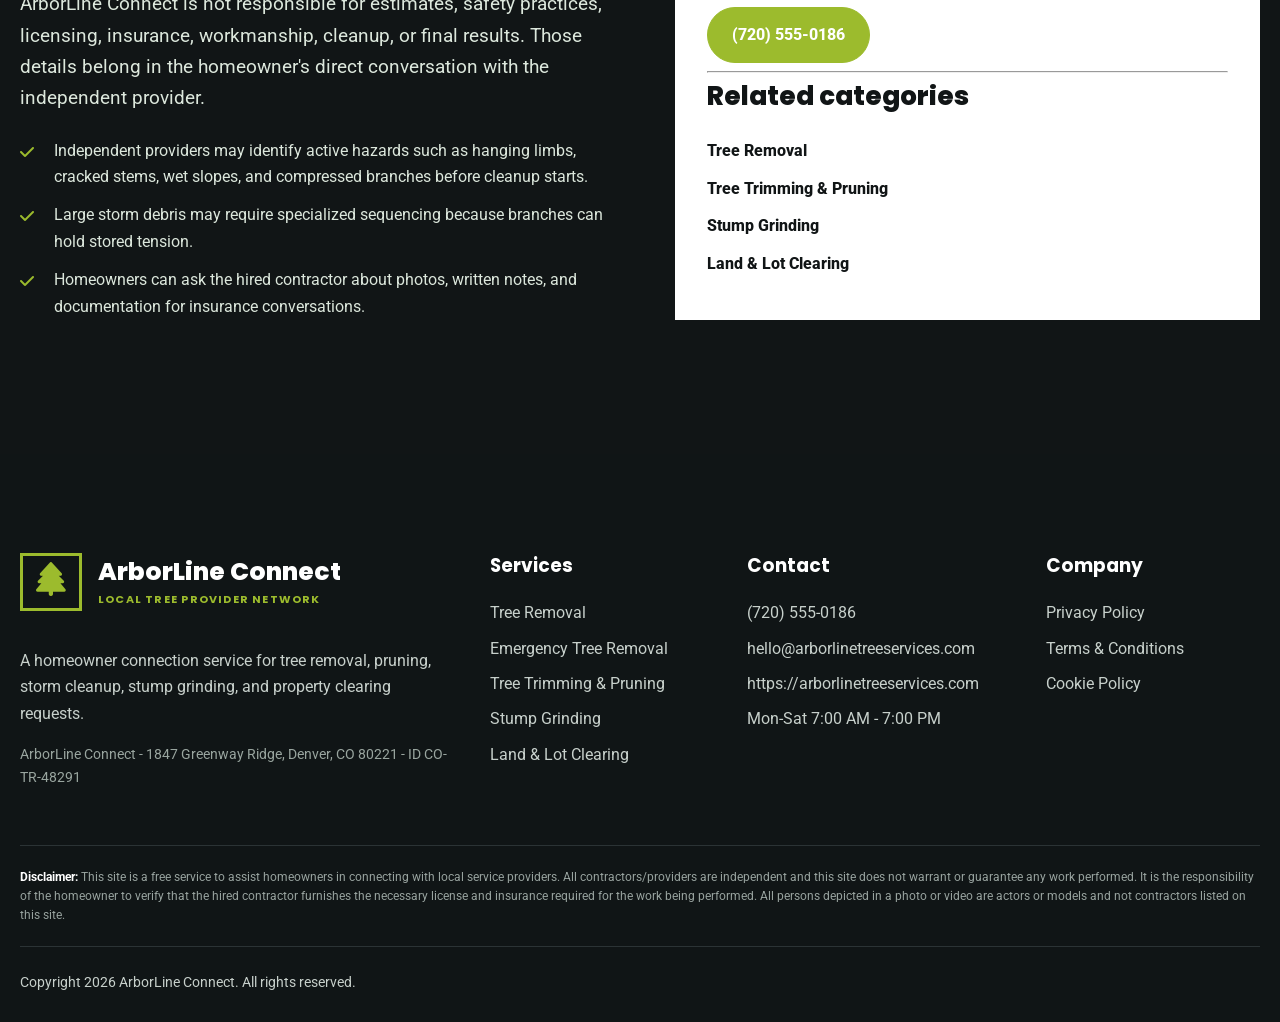
<file: services/emergency-tree-removal.html>
<!doctype html>
<html lang="en">
<head>
  <meta charset="utf-8">
  <meta name="viewport" content="width=device-width, initial-scale=1">
  <meta name="description" content="Fast connection requests for storm-damaged, split, leaning, or blocked-access trees. Learn what details to prepare before connecting with an independent local provider.">
  <title>Emergency Tree Removal Provider Connections | ArborLine Connect</title>
  <link rel="preconnect" href="https://fonts.googleapis.com">
  <link rel="preconnect" href="https://fonts.gstatic.com" crossorigin>
  <link rel="preconnect" href="https://cdnjs.cloudflare.com">
  <link rel="icon" href="../assets/favicon.svg" type="image/svg+xml">
  <link rel="stylesheet" href="https://fonts.googleapis.com/css2?family=Poppins:wght@600;700;800&family=Roboto:wght@100;300;400;500;700;800&display=swap">
  <link rel="stylesheet" href="https://cdnjs.cloudflare.com/ajax/libs/font-awesome/6.5.2/css/all.min.css">
  <link rel="stylesheet" href="../css/styles.css">
  <noscript><style>.page-loader{display:none}</style></noscript>
</head>
<body>
<div class="page-loader is-active" data-page-loader aria-hidden="true">
  <div class="loader-inner">
    <div class="saw-blade" aria-hidden="true"><span></span><span></span><span></span></div>
    <span class="loader-text">Loading</span>
  </div>
</div>

<header class="site-header" data-header>
  <div class="container navrow">

<a class="brand header-brand" href="../index.html" aria-label="ArborLine Connect home">
  <span class="brand-mark" aria-hidden="true">
    <i class="fa-solid fa-tree"></i>
  </span>
  <span class="brand-copy">
    <span class="brand-name" data-config="companyName"></span>
    <span class="brand-tagline">Local tree provider network</span>
  </span>
</a>
    <button class="menu-toggle" type="button" aria-expanded="false" aria-controls="site-menu" data-menu-toggle><span></span><span></span><span></span></button>
    <nav id="site-menu" class="menu" data-menu>
      <div class="nav-item home-menu is-active" data-home-menu>
        <a class="nav-link" href="../index.html">Home <i class="fa-solid fa-chevron-right"></i></a>
        <div class="home-dropdown" data-home-dropdown>
          <a href="../index.html#home" data-section-link="home">Top</a>
          <a href="../index.html#start-request" data-section-link="start-request">Start request</a>
          <div class="dropdown-branch provider-branch">
            <a class="dropdown-branch-link" href="../index.html#provider-categories" data-section-link="provider-categories">Provider categories <i class="fa-solid fa-chevron-right"></i></a>
            <div class="dropdown-panel category-panel">

            <div class="dropdown-branch">
              <a class="dropdown-branch-link" href="../index.html#provider-categories">Urgent tree hazards <i class="fa-solid fa-chevron-right"></i></a>
              <div class="dropdown-panel">
                <a href="../services/emergency-tree-removal.html">Emergency Tree Removal</a><a href="../services/tree-removal.html">Tree Removal</a><a href="../services/storm-damage-cleanup.html">Storm Damage Cleanup</a>
              </div>
            </div>
            <div class="dropdown-branch">
              <a class="dropdown-branch-link" href="../index.html#provider-categories">Tree care and assessment <i class="fa-solid fa-chevron-right"></i></a>
              <div class="dropdown-panel">
                <a href="../services/tree-trimming-pruning.html">Tree Trimming & Pruning</a><a href="../services/tree-health-assessment.html">Tree Health Assessment</a>
              </div>
            </div>
            <div class="dropdown-branch">
              <a class="dropdown-branch-link" href="../index.html#provider-categories">Cleanup and property clearing <i class="fa-solid fa-chevron-right"></i></a>
              <div class="dropdown-panel">
                <a href="../services/stump-grinding.html">Stump Grinding</a><a href="../services/brush-removal.html">Brush Removal</a><a href="../services/land-lot-clearing.html">Land & Lot Clearing</a>
              </div>
            </div>
            </div>
          </div>
          <a href="../index.html#how-it-works" data-section-link="how-it-works">How it works</a>
          <a href="../index.html#faq" data-section-link="faq">FAQ</a>
        </div>
      </div>
      <div class="nav-item about-menu" data-about-menu>
        <a class="nav-link" href="../about.html">About <i class="fa-solid fa-chevron-right"></i></a>
        <div class="home-dropdown about-dropdown" data-about-dropdown>
          <a href="../about.html#about-company" data-about-section-link="about-company">About Company</a>
          <a href="../about.html#about-services" data-about-section-link="about-services">About Services</a>
        </div>
      </div>
      <a class="nav-link" href="../contact.html">Contact <i class="fa-solid fa-chevron-right"></i></a>
      <a class="nav-phone header-phone" data-config="phoneLabel" data-attr="href:tel" href="#"></a>
    </nav>
  </div>
</header>

<main>
  <section class="page-hero" style="--hero:url('/assets/images/emergency-tree-removal.webp')"><div class="container reveal"><span class="eyebrow">Provider category</span><h1>Emergency Tree Removal</h1><p>Fast connection requests for storm-damaged, split, leaning, or blocked-access trees.</p></div></section>
  <section class="section"><div class="container detail-grid"><article class="detail-content reveal"><span class="kicker">Connection guide</span><h2>What this <span class="accent-text">request category</span> can help organize</h2><p class="lead">Emergency tree situations can change quickly. Fallen limbs, cracked stems, blocked driveways, and trees leaning toward structures often require a prompt review by a local provider.</p><p>This page describes the types of requests that may fit this category. ArborLine Connect helps organize and route homeowner information only. Independent providers decide whether they can inspect, quote, schedule, and perform the work.</p><h3>When to request emergency tree removal help</h3><p>Submit a request when the tree, stump, brush, or debris is limiting safe access, threatening structures, blocking future landscaping, creating cleanup pressure, or making it difficult to decide which provider category applies.</p><h3>Original request details this category captures</h3><ul class="check-list"><li>Urgent request routing</li><li>Basic hazard detail collection</li><li>Driveway or access issue notes</li><li>Storm damage description support</li><li>Provider follow-up coordination</li></ul><a class="btn" href="../contact.html">Request Provider Help</a></article><aside class="service-detail-media reveal"><img src="../assets/images/emergency-tree-removal-detail.webp" alt="Storm-damaged tree blocking residential access while independent providers assess the hazard" loading="lazy"><div class="service-detail-note"><h3>Aggregator note</h3><p>This site does not perform emergency tree removal work. It helps homeowners describe the situation and seek follow-up from independent local providers.</p></div></aside></div></section>
  <section class="section alt"><div class="container"><div class="section-title reveal"><span class="kicker">Service types</span><h2>Common <span class="accent-text">emergency tree removal</span> request types.</h2><p class="lead">These examples help homeowners choose the best request path before speaking with an independent provider.</p></div><div class="service-type-grid"><article class="service-type-card reveal"><h3>Storm-damaged trees</h3><p>For trees split by wind, rain, snow load, or lightning where a provider may need to evaluate stability and access.</p></article><article class="service-type-card reveal"><h3>Blocked driveway or access</h3><p>For fallen trees or limbs that prevent safe entry, parking, deliveries, or emergency access.</p></article><article class="service-type-card reveal"><h3>Leaning or partially uprooted trees</h3><p>For trees that changed position suddenly and may require urgent professional review.</p></article><article class="service-type-card reveal"><h3>Hanging limbs and suspended debris</h3><p>For broken branches caught in the canopy, roofline, fence, or nearby trees.</p></article></div></div></section>
  <section class="section"><div class="container service-detail-blocks"><article class="service-detail-block reveal"><h3>What may be included</h3><ul class="check-list"><li>Urgent request routing with hazard, access, and timing notes</li><li>Details about blocked areas, visible cracks, hanging limbs, and storm conditions</li><li>Provider follow-up support for emergency or next-available availability</li><li>Notes for insurance documentation conversations, where applicable</li><li>Clear reminder that emergency response and work decisions belong to the provider</li></ul></article><article class="service-detail-block reveal"><h3>Details to prepare</h3><ul class="check-list"><li>Whether anyone is injured or in immediate danger</li><li>Whether power lines, gas lines, roads, or public sidewalks are involved</li><li>What access is blocked and whether vehicles or structures are affected</li><li>Photos from a safe distance only</li></ul></article><article class="service-detail-block reveal"><h3>Confirm before hiring</h3><ul class="check-list"><li>Call emergency services or the utility company first for immediate hazards</li><li>Ask the provider about emergency pricing, minimum charges, and response windows</li><li>Confirm insurance and experience with storm-loaded or tensioned limbs</li><li>Get cleanup, temporary staging, and haul-away terms in writing</li></ul></article></div></section>
  <section class="section service-verify-band"><div class="container split"><div class="reveal"><span class="kicker">Provider verification</span><h2>Use the connection, then verify the provider directly.</h2><p class="lead">ArborLine Connect is not responsible for estimates, safety practices, licensing, insurance, workmanship, cleanup, or final results. Those details belong in the homeowner's direct conversation with the independent provider.</p><ul class="check-list"><li>Independent providers may identify active hazards such as hanging limbs, cracked stems, wet slopes, and compressed branches before cleanup starts.</li><li>Large storm debris may require specialized sequencing because branches can hold stored tension.</li><li>Homeowners can ask the hired contractor about photos, written notes, and documentation for insurance conversations.</li></ul></div><aside class="sidebar-card reveal"><h3>Need emergency tree removal?</h3><p>Connection requests are available for <span data-service-area></span>. Independent providers set their own availability, pricing, license status, insurance coverage, and work terms.</p><a class="nav-phone" data-config="phoneLabel" data-attr="href:tel" href="#"></a><hr><h3>Related categories</h3><a href="tree-removal.html">Tree Removal</a><a href="tree-trimming-pruning.html">Tree Trimming & Pruning</a><a href="stump-grinding.html">Stump Grinding</a><a href="land-lot-clearing.html">Land & Lot Clearing</a></aside></div></section>
</main>
<a class="floating-cta" data-floating-cta href="#" aria-label="Call ArborLine Connect">
  <i class="fa-solid fa-phone" aria-hidden="true"></i>
  <span>Call</span>
</a>

<footer class="footer">
  <div class="container footer-grid">
    <div>

<a class="brand footer-brand" href="../index.html" aria-label="ArborLine Connect home">
  <span class="brand-mark" aria-hidden="true">
    <i class="fa-solid fa-tree"></i>
  </span>
  <span class="brand-copy">
    <span class="brand-name" data-config="companyName"></span>
    <span class="brand-tagline">Local tree provider network</span>
  </span>
</a>
      <p data-config="footerText"></p>
      <p class="company-line"><span data-config="companyName"></span> - <span data-config="address"></span> - ID <span data-config="companyId"></span></p>
    </div>
    <div>
      <h3>Services</h3>
      <a href="../services/tree-removal.html">Tree Removal</a><a href="../services/emergency-tree-removal.html">Emergency Tree Removal</a><a href="../services/tree-trimming-pruning.html">Tree Trimming & Pruning</a><a href="../services/stump-grinding.html">Stump Grinding</a><a href="../services/land-lot-clearing.html">Land & Lot Clearing</a>
    </div>
    <div>
      <h3>Contact</h3>
      <a data-config="phoneLabel" data-attr="href:tel" href="#"></a>
      <a data-config="email" data-attr="href:mailto" href="#"></a>
      <a data-config="website" data-attr="href" href="#"></a>
      <span data-config="businessHours"></span>
    </div>
    <div>
      <h3>Company</h3>
      <a href="../privacy-policy.html">Privacy Policy</a>
      <a href="../terms-and-conditions.html">Terms & Conditions</a>
      <a href="../cookie-policy.html">Cookie Policy</a>
    </div>
  </div>
  <div class="container footer-disclaimer">
    <strong>Disclaimer:</strong> This site is a free service to assist homeowners in connecting with local service providers. All contractors/providers are independent and this site does not warrant or guarantee any work performed. It is the responsibility of the homeowner to verify that the hired contractor furnishes the necessary license and insurance required for the work being performed. All persons depicted in a photo or video are actors or models and not contractors listed on this site.
  </div>
  <div class="container copyright" data-config="copyright"></div>
</footer>
<script src="../js/site-config.js"></script>
<script src="../js/main.js"></script>
</body>
</html>
</file>
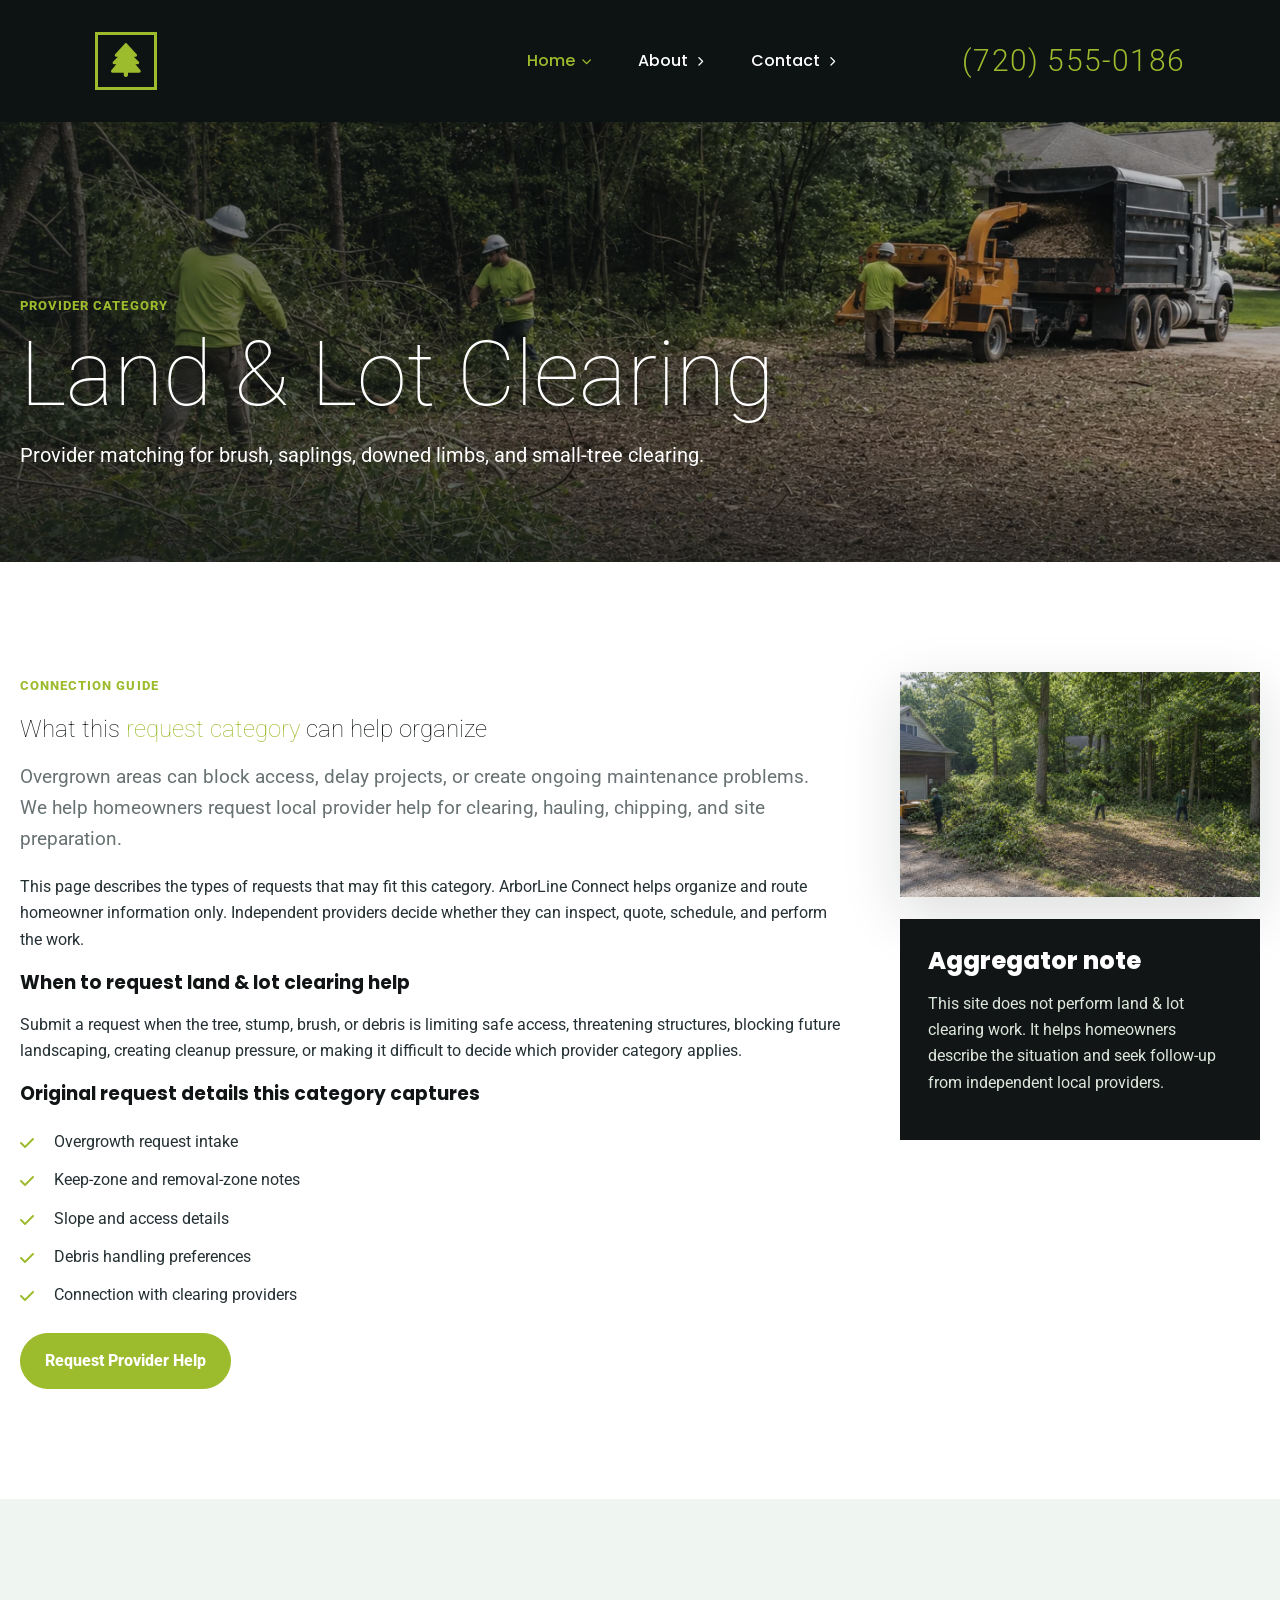
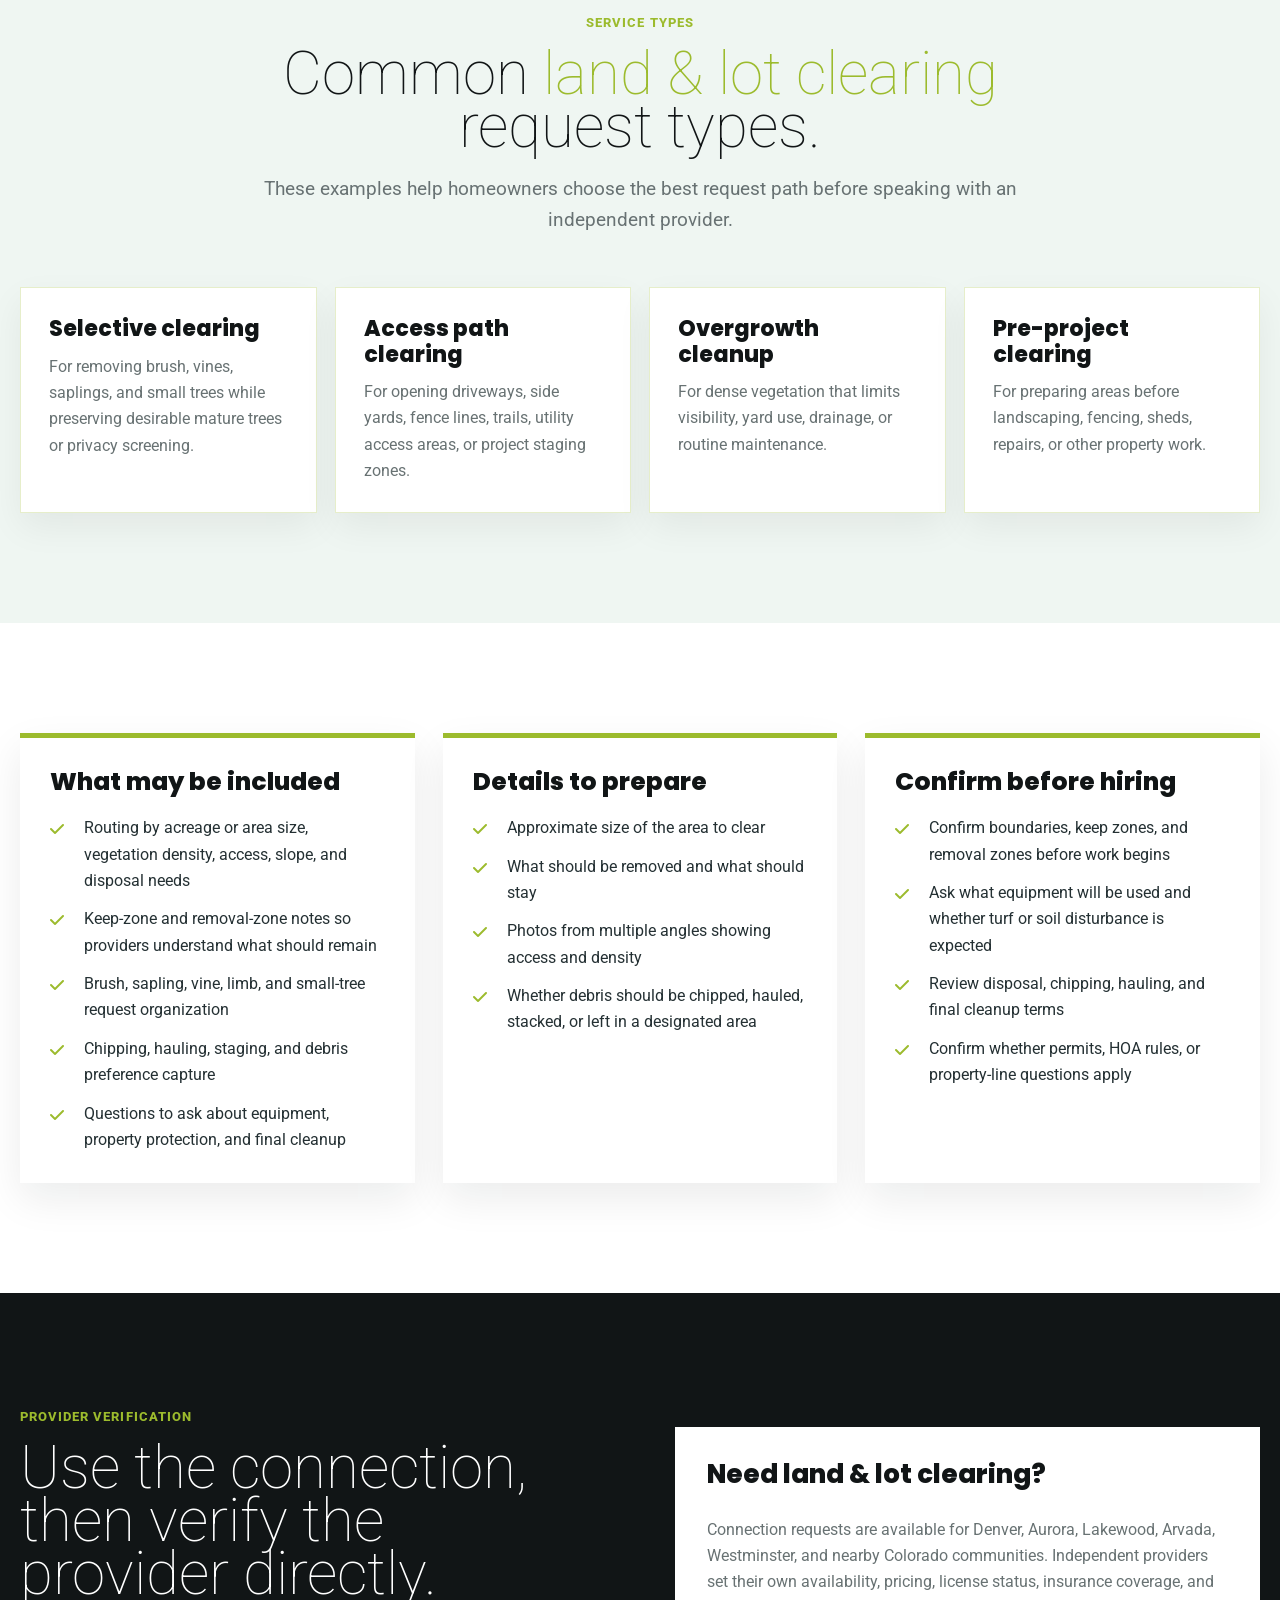
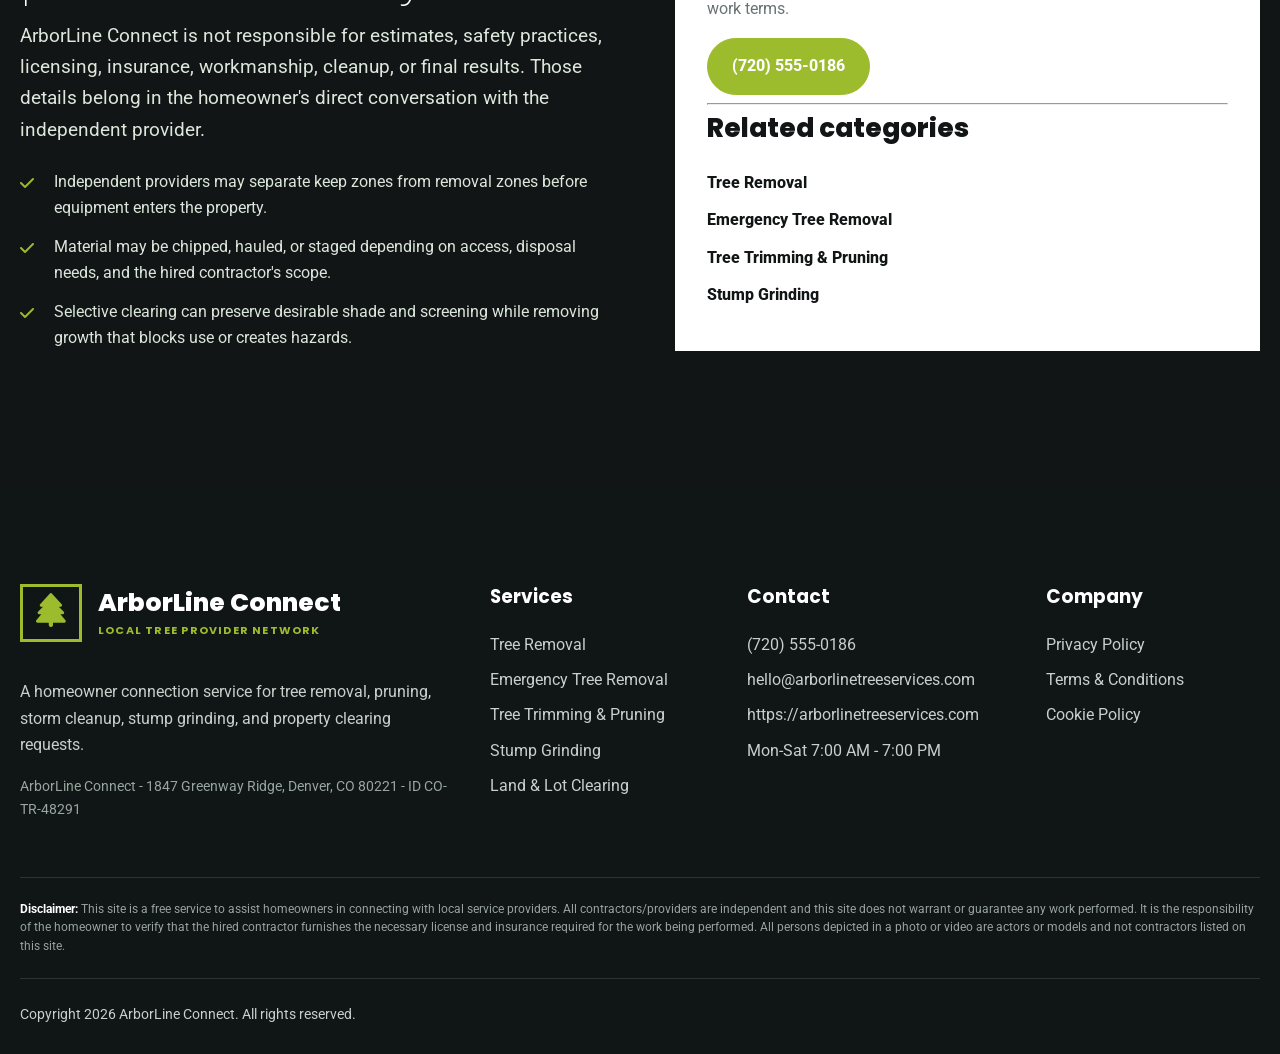
<file: services/land-lot-clearing.html>
<!doctype html>
<html lang="en">
<head>
  <meta charset="utf-8">
  <meta name="viewport" content="width=device-width, initial-scale=1">
  <meta name="description" content="Provider matching for brush, saplings, downed limbs, and small-tree clearing. Learn what details to prepare before connecting with an independent local provider.">
  <title>Land & Lot Clearing Provider Connections | ArborLine Connect</title>
  <link rel="preconnect" href="https://fonts.googleapis.com">
  <link rel="preconnect" href="https://fonts.gstatic.com" crossorigin>
  <link rel="preconnect" href="https://cdnjs.cloudflare.com">
  <link rel="icon" href="../assets/favicon.svg" type="image/svg+xml">
  <link rel="stylesheet" href="https://fonts.googleapis.com/css2?family=Poppins:wght@600;700;800&family=Roboto:wght@100;300;400;500;700;800&display=swap">
  <link rel="stylesheet" href="https://cdnjs.cloudflare.com/ajax/libs/font-awesome/6.5.2/css/all.min.css">
  <link rel="stylesheet" href="../css/styles.css">
  <noscript><style>.page-loader{display:none}</style></noscript>
</head>
<body>
<div class="page-loader is-active" data-page-loader aria-hidden="true">
  <div class="loader-inner">
    <div class="saw-blade" aria-hidden="true"><span></span><span></span><span></span></div>
    <span class="loader-text">Loading</span>
  </div>
</div>

<header class="site-header" data-header>
  <div class="container navrow">

<a class="brand header-brand" href="../index.html" aria-label="ArborLine Connect home">
  <span class="brand-mark" aria-hidden="true">
    <i class="fa-solid fa-tree"></i>
  </span>
  <span class="brand-copy">
    <span class="brand-name" data-config="companyName"></span>
    <span class="brand-tagline">Local tree provider network</span>
  </span>
</a>
    <button class="menu-toggle" type="button" aria-expanded="false" aria-controls="site-menu" data-menu-toggle><span></span><span></span><span></span></button>
    <nav id="site-menu" class="menu" data-menu>
      <div class="nav-item home-menu is-active" data-home-menu>
        <a class="nav-link" href="../index.html">Home <i class="fa-solid fa-chevron-right"></i></a>
        <div class="home-dropdown" data-home-dropdown>
          <a href="../index.html#home" data-section-link="home">Top</a>
          <a href="../index.html#start-request" data-section-link="start-request">Start request</a>
          <div class="dropdown-branch provider-branch">
            <a class="dropdown-branch-link" href="../index.html#provider-categories" data-section-link="provider-categories">Provider categories <i class="fa-solid fa-chevron-right"></i></a>
            <div class="dropdown-panel category-panel">

            <div class="dropdown-branch">
              <a class="dropdown-branch-link" href="../index.html#provider-categories">Urgent tree hazards <i class="fa-solid fa-chevron-right"></i></a>
              <div class="dropdown-panel">
                <a href="../services/emergency-tree-removal.html">Emergency Tree Removal</a><a href="../services/tree-removal.html">Tree Removal</a><a href="../services/storm-damage-cleanup.html">Storm Damage Cleanup</a>
              </div>
            </div>
            <div class="dropdown-branch">
              <a class="dropdown-branch-link" href="../index.html#provider-categories">Tree care and assessment <i class="fa-solid fa-chevron-right"></i></a>
              <div class="dropdown-panel">
                <a href="../services/tree-trimming-pruning.html">Tree Trimming & Pruning</a><a href="../services/tree-health-assessment.html">Tree Health Assessment</a>
              </div>
            </div>
            <div class="dropdown-branch">
              <a class="dropdown-branch-link" href="../index.html#provider-categories">Cleanup and property clearing <i class="fa-solid fa-chevron-right"></i></a>
              <div class="dropdown-panel">
                <a href="../services/stump-grinding.html">Stump Grinding</a><a href="../services/brush-removal.html">Brush Removal</a><a href="../services/land-lot-clearing.html">Land & Lot Clearing</a>
              </div>
            </div>
            </div>
          </div>
          <a href="../index.html#how-it-works" data-section-link="how-it-works">How it works</a>
          <a href="../index.html#faq" data-section-link="faq">FAQ</a>
        </div>
      </div>
      <div class="nav-item about-menu" data-about-menu>
        <a class="nav-link" href="../about.html">About <i class="fa-solid fa-chevron-right"></i></a>
        <div class="home-dropdown about-dropdown" data-about-dropdown>
          <a href="../about.html#about-company" data-about-section-link="about-company">About Company</a>
          <a href="../about.html#about-services" data-about-section-link="about-services">About Services</a>
        </div>
      </div>
      <a class="nav-link" href="../contact.html">Contact <i class="fa-solid fa-chevron-right"></i></a>
      <a class="nav-phone header-phone" data-config="phoneLabel" data-attr="href:tel" href="#"></a>
    </nav>
  </div>
</header>

<main>
  <section class="page-hero" style="--hero:url('/assets/images/land-lot-clearing.webp')"><div class="container reveal"><span class="eyebrow">Provider category</span><h1>Land & Lot Clearing</h1><p>Provider matching for brush, saplings, downed limbs, and small-tree clearing.</p></div></section>
  <section class="section"><div class="container detail-grid"><article class="detail-content reveal"><span class="kicker">Connection guide</span><h2>What this <span class="accent-text">request category</span> can help organize</h2><p class="lead">Overgrown areas can block access, delay projects, or create ongoing maintenance problems. We help homeowners request local provider help for clearing, hauling, chipping, and site preparation.</p><p>This page describes the types of requests that may fit this category. ArborLine Connect helps organize and route homeowner information only. Independent providers decide whether they can inspect, quote, schedule, and perform the work.</p><h3>When to request land & lot clearing help</h3><p>Submit a request when the tree, stump, brush, or debris is limiting safe access, threatening structures, blocking future landscaping, creating cleanup pressure, or making it difficult to decide which provider category applies.</p><h3>Original request details this category captures</h3><ul class="check-list"><li>Overgrowth request intake</li><li>Keep-zone and removal-zone notes</li><li>Slope and access details</li><li>Debris handling preferences</li><li>Connection with clearing providers</li></ul><a class="btn" href="../contact.html">Request Provider Help</a></article><aside class="service-detail-media reveal"><img src="../assets/images/land-lot-clearing-detail.webp" alt="Selective residential lot clearing with brush and small saplings being removed" loading="lazy"><div class="service-detail-note"><h3>Aggregator note</h3><p>This site does not perform land & lot clearing work. It helps homeowners describe the situation and seek follow-up from independent local providers.</p></div></aside></div></section>
  <section class="section alt"><div class="container"><div class="section-title reveal"><span class="kicker">Service types</span><h2>Common <span class="accent-text">land & lot clearing</span> request types.</h2><p class="lead">These examples help homeowners choose the best request path before speaking with an independent provider.</p></div><div class="service-type-grid"><article class="service-type-card reveal"><h3>Selective clearing</h3><p>For removing brush, vines, saplings, and small trees while preserving desirable mature trees or privacy screening.</p></article><article class="service-type-card reveal"><h3>Access path clearing</h3><p>For opening driveways, side yards, fence lines, trails, utility access areas, or project staging zones.</p></article><article class="service-type-card reveal"><h3>Overgrowth cleanup</h3><p>For dense vegetation that limits visibility, yard use, drainage, or routine maintenance.</p></article><article class="service-type-card reveal"><h3>Pre-project clearing</h3><p>For preparing areas before landscaping, fencing, sheds, repairs, or other property work.</p></article></div></div></section>
  <section class="section"><div class="container service-detail-blocks"><article class="service-detail-block reveal"><h3>What may be included</h3><ul class="check-list"><li>Routing by acreage or area size, vegetation density, access, slope, and disposal needs</li><li>Keep-zone and removal-zone notes so providers understand what should remain</li><li>Brush, sapling, vine, limb, and small-tree request organization</li><li>Chipping, hauling, staging, and debris preference capture</li><li>Questions to ask about equipment, property protection, and final cleanup</li></ul></article><article class="service-detail-block reveal"><h3>Details to prepare</h3><ul class="check-list"><li>Approximate size of the area to clear</li><li>What should be removed and what should stay</li><li>Photos from multiple angles showing access and density</li><li>Whether debris should be chipped, hauled, stacked, or left in a designated area</li></ul></article><article class="service-detail-block reveal"><h3>Confirm before hiring</h3><ul class="check-list"><li>Confirm boundaries, keep zones, and removal zones before work begins</li><li>Ask what equipment will be used and whether turf or soil disturbance is expected</li><li>Review disposal, chipping, hauling, and final cleanup terms</li><li>Confirm whether permits, HOA rules, or property-line questions apply</li></ul></article></div></section>
  <section class="section service-verify-band"><div class="container split"><div class="reveal"><span class="kicker">Provider verification</span><h2>Use the connection, then verify the provider directly.</h2><p class="lead">ArborLine Connect is not responsible for estimates, safety practices, licensing, insurance, workmanship, cleanup, or final results. Those details belong in the homeowner's direct conversation with the independent provider.</p><ul class="check-list"><li>Independent providers may separate keep zones from removal zones before equipment enters the property.</li><li>Material may be chipped, hauled, or staged depending on access, disposal needs, and the hired contractor's scope.</li><li>Selective clearing can preserve desirable shade and screening while removing growth that blocks use or creates hazards.</li></ul></div><aside class="sidebar-card reveal"><h3>Need land & lot clearing?</h3><p>Connection requests are available for <span data-service-area></span>. Independent providers set their own availability, pricing, license status, insurance coverage, and work terms.</p><a class="nav-phone" data-config="phoneLabel" data-attr="href:tel" href="#"></a><hr><h3>Related categories</h3><a href="tree-removal.html">Tree Removal</a><a href="emergency-tree-removal.html">Emergency Tree Removal</a><a href="tree-trimming-pruning.html">Tree Trimming & Pruning</a><a href="stump-grinding.html">Stump Grinding</a></aside></div></section>
</main>
<a class="floating-cta" data-floating-cta href="#" aria-label="Call ArborLine Connect">
  <i class="fa-solid fa-phone" aria-hidden="true"></i>
  <span>Call</span>
</a>

<footer class="footer">
  <div class="container footer-grid">
    <div>

<a class="brand footer-brand" href="../index.html" aria-label="ArborLine Connect home">
  <span class="brand-mark" aria-hidden="true">
    <i class="fa-solid fa-tree"></i>
  </span>
  <span class="brand-copy">
    <span class="brand-name" data-config="companyName"></span>
    <span class="brand-tagline">Local tree provider network</span>
  </span>
</a>
      <p data-config="footerText"></p>
      <p class="company-line"><span data-config="companyName"></span> - <span data-config="address"></span> - ID <span data-config="companyId"></span></p>
    </div>
    <div>
      <h3>Services</h3>
      <a href="../services/tree-removal.html">Tree Removal</a><a href="../services/emergency-tree-removal.html">Emergency Tree Removal</a><a href="../services/tree-trimming-pruning.html">Tree Trimming & Pruning</a><a href="../services/stump-grinding.html">Stump Grinding</a><a href="../services/land-lot-clearing.html">Land & Lot Clearing</a>
    </div>
    <div>
      <h3>Contact</h3>
      <a data-config="phoneLabel" data-attr="href:tel" href="#"></a>
      <a data-config="email" data-attr="href:mailto" href="#"></a>
      <a data-config="website" data-attr="href" href="#"></a>
      <span data-config="businessHours"></span>
    </div>
    <div>
      <h3>Company</h3>
      <a href="../privacy-policy.html">Privacy Policy</a>
      <a href="../terms-and-conditions.html">Terms & Conditions</a>
      <a href="../cookie-policy.html">Cookie Policy</a>
    </div>
  </div>
  <div class="container footer-disclaimer">
    <strong>Disclaimer:</strong> This site is a free service to assist homeowners in connecting with local service providers. All contractors/providers are independent and this site does not warrant or guarantee any work performed. It is the responsibility of the homeowner to verify that the hired contractor furnishes the necessary license and insurance required for the work being performed. All persons depicted in a photo or video are actors or models and not contractors listed on this site.
  </div>
  <div class="container copyright" data-config="copyright"></div>
</footer>
<script src="../js/site-config.js"></script>
<script src="../js/main.js"></script>
</body>
</html>
</file>
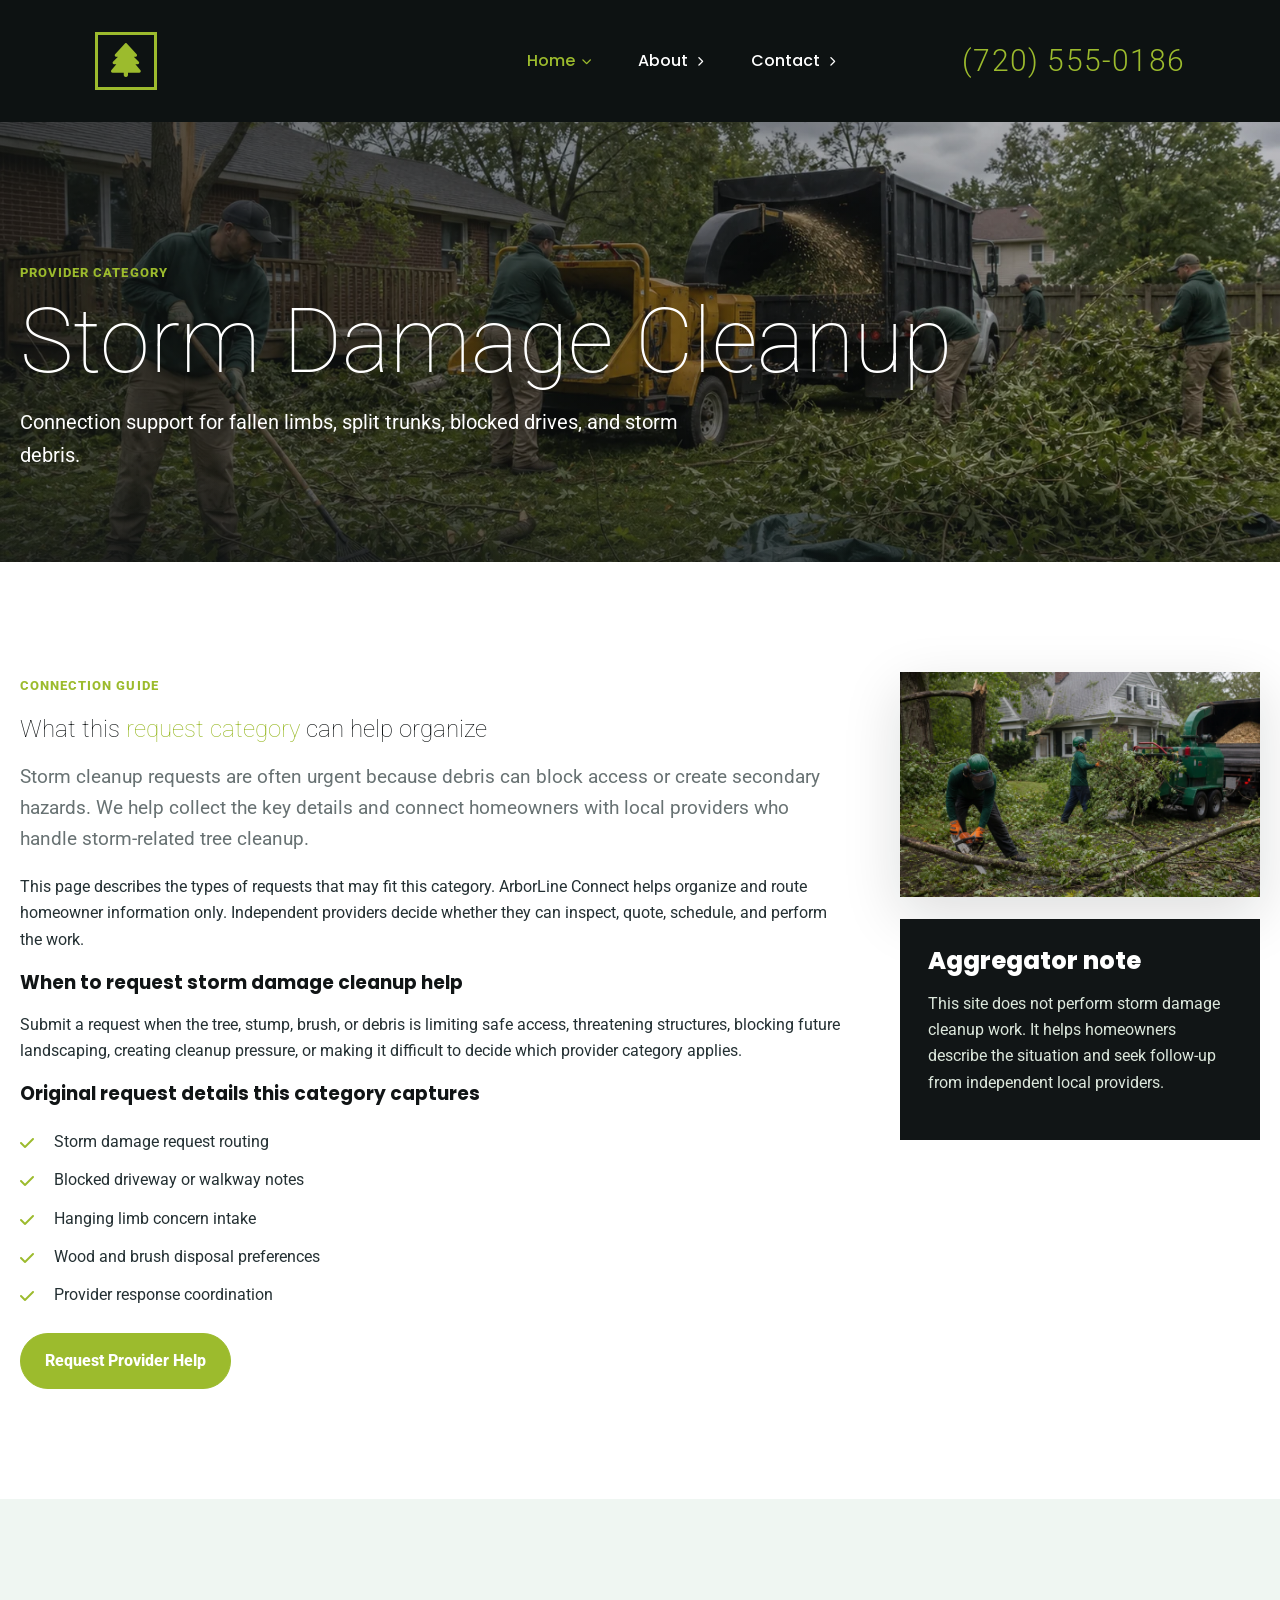
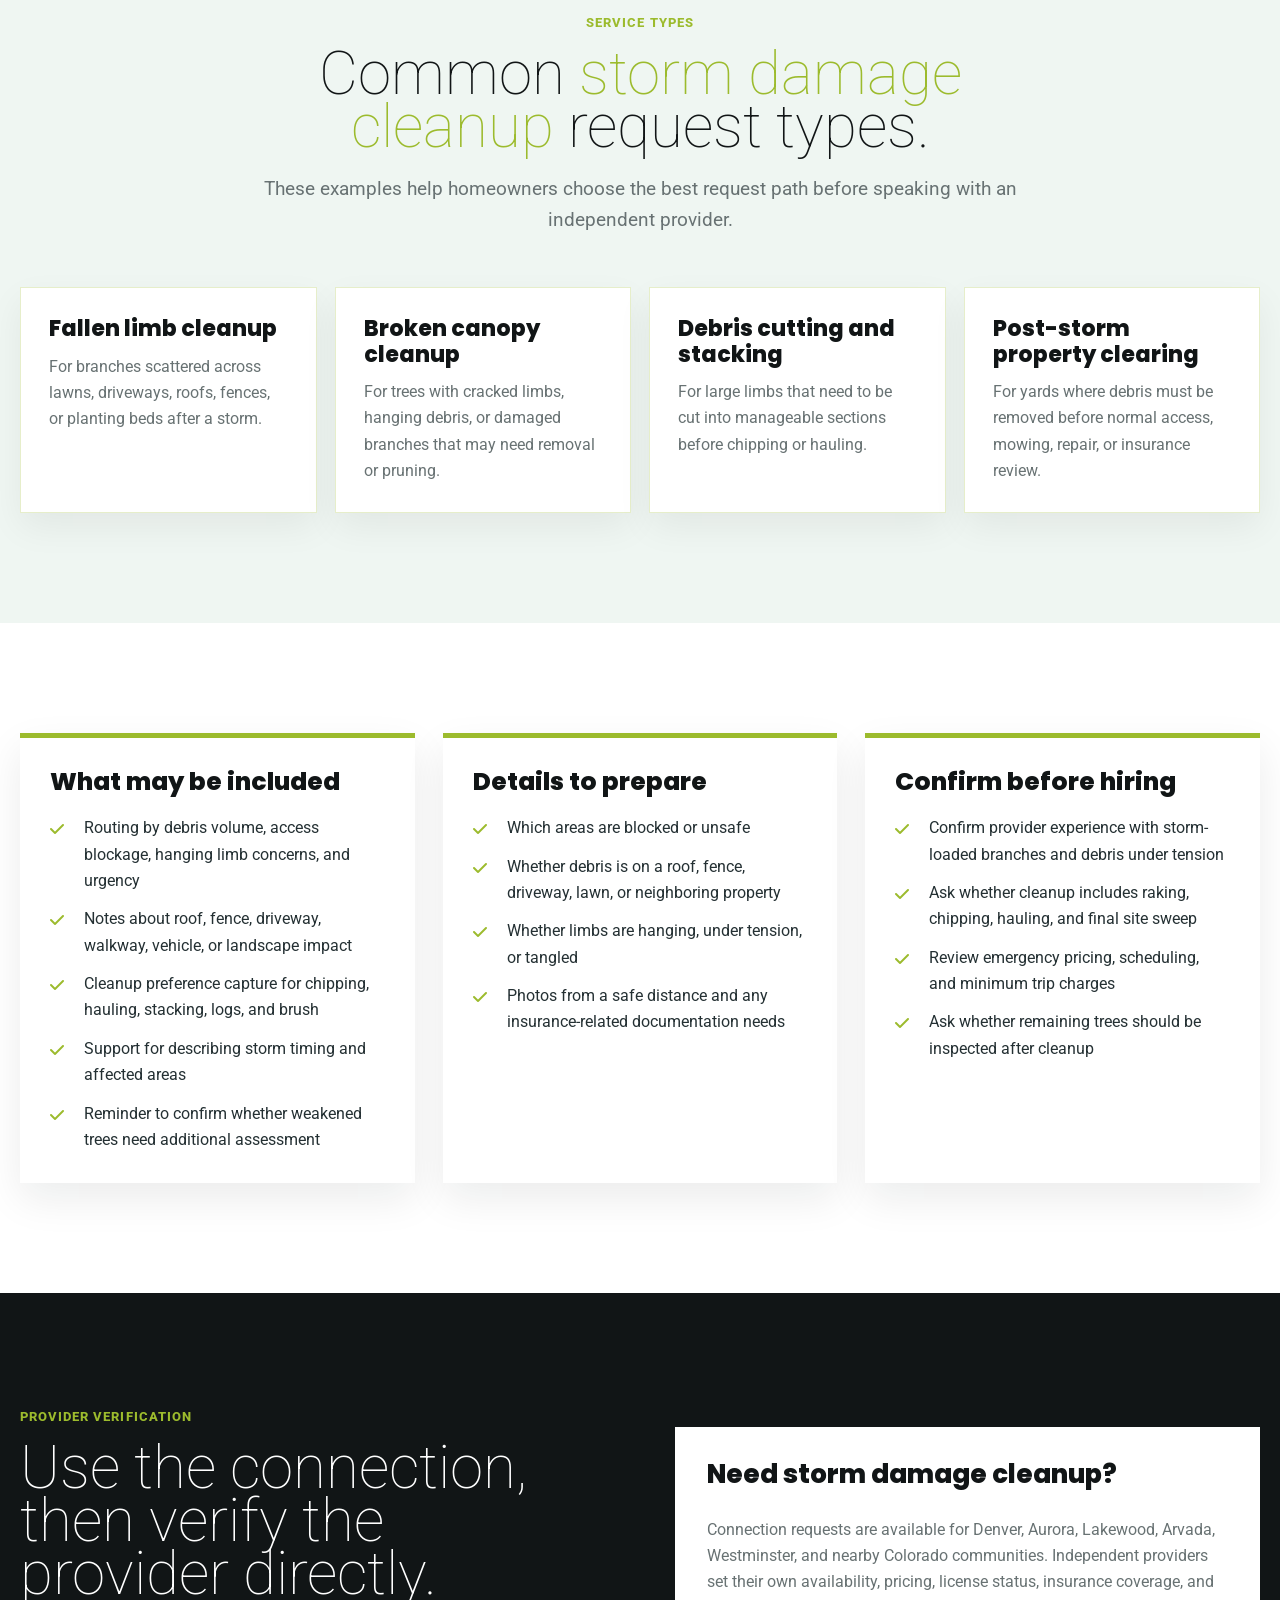
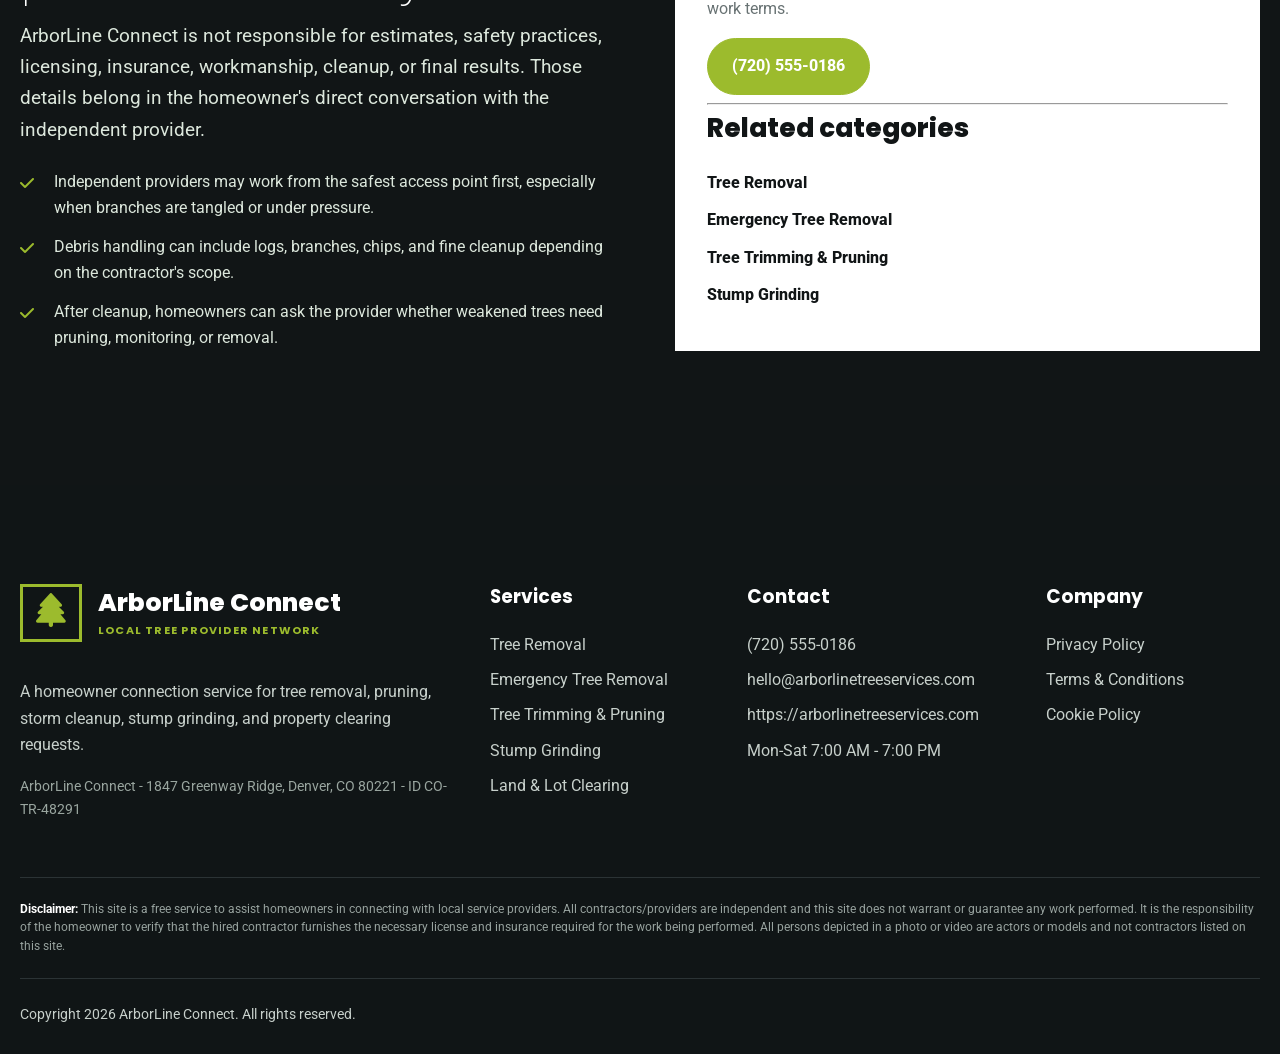
<file: services/storm-damage-cleanup.html>
<!doctype html>
<html lang="en">
<head>
  <meta charset="utf-8">
  <meta name="viewport" content="width=device-width, initial-scale=1">
  <meta name="description" content="Connection support for fallen limbs, split trunks, blocked drives, and storm debris. Learn what details to prepare before connecting with an independent local provider.">
  <title>Storm Damage Cleanup Provider Connections | ArborLine Connect</title>
  <link rel="preconnect" href="https://fonts.googleapis.com">
  <link rel="preconnect" href="https://fonts.gstatic.com" crossorigin>
  <link rel="preconnect" href="https://cdnjs.cloudflare.com">
  <link rel="icon" href="../assets/favicon.svg" type="image/svg+xml">
  <link rel="stylesheet" href="https://fonts.googleapis.com/css2?family=Poppins:wght@600;700;800&family=Roboto:wght@100;300;400;500;700;800&display=swap">
  <link rel="stylesheet" href="https://cdnjs.cloudflare.com/ajax/libs/font-awesome/6.5.2/css/all.min.css">
  <link rel="stylesheet" href="../css/styles.css">
  <noscript><style>.page-loader{display:none}</style></noscript>
</head>
<body>
<div class="page-loader is-active" data-page-loader aria-hidden="true">
  <div class="loader-inner">
    <div class="saw-blade" aria-hidden="true"><span></span><span></span><span></span></div>
    <span class="loader-text">Loading</span>
  </div>
</div>

<header class="site-header" data-header>
  <div class="container navrow">

<a class="brand header-brand" href="../index.html" aria-label="ArborLine Connect home">
  <span class="brand-mark" aria-hidden="true">
    <i class="fa-solid fa-tree"></i>
  </span>
  <span class="brand-copy">
    <span class="brand-name" data-config="companyName"></span>
    <span class="brand-tagline">Local tree provider network</span>
  </span>
</a>
    <button class="menu-toggle" type="button" aria-expanded="false" aria-controls="site-menu" data-menu-toggle><span></span><span></span><span></span></button>
    <nav id="site-menu" class="menu" data-menu>
      <div class="nav-item home-menu is-active" data-home-menu>
        <a class="nav-link" href="../index.html">Home <i class="fa-solid fa-chevron-right"></i></a>
        <div class="home-dropdown" data-home-dropdown>
          <a href="../index.html#home" data-section-link="home">Top</a>
          <a href="../index.html#start-request" data-section-link="start-request">Start request</a>
          <div class="dropdown-branch provider-branch">
            <a class="dropdown-branch-link" href="../index.html#provider-categories" data-section-link="provider-categories">Provider categories <i class="fa-solid fa-chevron-right"></i></a>
            <div class="dropdown-panel category-panel">

            <div class="dropdown-branch">
              <a class="dropdown-branch-link" href="../index.html#provider-categories">Urgent tree hazards <i class="fa-solid fa-chevron-right"></i></a>
              <div class="dropdown-panel">
                <a href="../services/emergency-tree-removal.html">Emergency Tree Removal</a><a href="../services/tree-removal.html">Tree Removal</a><a href="../services/storm-damage-cleanup.html">Storm Damage Cleanup</a>
              </div>
            </div>
            <div class="dropdown-branch">
              <a class="dropdown-branch-link" href="../index.html#provider-categories">Tree care and assessment <i class="fa-solid fa-chevron-right"></i></a>
              <div class="dropdown-panel">
                <a href="../services/tree-trimming-pruning.html">Tree Trimming & Pruning</a><a href="../services/tree-health-assessment.html">Tree Health Assessment</a>
              </div>
            </div>
            <div class="dropdown-branch">
              <a class="dropdown-branch-link" href="../index.html#provider-categories">Cleanup and property clearing <i class="fa-solid fa-chevron-right"></i></a>
              <div class="dropdown-panel">
                <a href="../services/stump-grinding.html">Stump Grinding</a><a href="../services/brush-removal.html">Brush Removal</a><a href="../services/land-lot-clearing.html">Land & Lot Clearing</a>
              </div>
            </div>
            </div>
          </div>
          <a href="../index.html#how-it-works" data-section-link="how-it-works">How it works</a>
          <a href="../index.html#faq" data-section-link="faq">FAQ</a>
        </div>
      </div>
      <div class="nav-item about-menu" data-about-menu>
        <a class="nav-link" href="../about.html">About <i class="fa-solid fa-chevron-right"></i></a>
        <div class="home-dropdown about-dropdown" data-about-dropdown>
          <a href="../about.html#about-company" data-about-section-link="about-company">About Company</a>
          <a href="../about.html#about-services" data-about-section-link="about-services">About Services</a>
        </div>
      </div>
      <a class="nav-link" href="../contact.html">Contact <i class="fa-solid fa-chevron-right"></i></a>
      <a class="nav-phone header-phone" data-config="phoneLabel" data-attr="href:tel" href="#"></a>
    </nav>
  </div>
</header>

<main>
  <section class="page-hero" style="--hero:url('/assets/images/storm-damage-cleanup.webp')"><div class="container reveal"><span class="eyebrow">Provider category</span><h1>Storm Damage Cleanup</h1><p>Connection support for fallen limbs, split trunks, blocked drives, and storm debris.</p></div></section>
  <section class="section"><div class="container detail-grid"><article class="detail-content reveal"><span class="kicker">Connection guide</span><h2>What this <span class="accent-text">request category</span> can help organize</h2><p class="lead">Storm cleanup requests are often urgent because debris can block access or create secondary hazards. We help collect the key details and connect homeowners with local providers who handle storm-related tree cleanup.</p><p>This page describes the types of requests that may fit this category. ArborLine Connect helps organize and route homeowner information only. Independent providers decide whether they can inspect, quote, schedule, and perform the work.</p><h3>When to request storm damage cleanup help</h3><p>Submit a request when the tree, stump, brush, or debris is limiting safe access, threatening structures, blocking future landscaping, creating cleanup pressure, or making it difficult to decide which provider category applies.</p><h3>Original request details this category captures</h3><ul class="check-list"><li>Storm damage request routing</li><li>Blocked driveway or walkway notes</li><li>Hanging limb concern intake</li><li>Wood and brush disposal preferences</li><li>Provider response coordination</li></ul><a class="btn" href="../contact.html">Request Provider Help</a></article><aside class="service-detail-media reveal"><img src="../assets/images/storm-damage-cleanup-detail.webp" alt="Residential storm debris cleanup with branches being cut and staged for chipping" loading="lazy"><div class="service-detail-note"><h3>Aggregator note</h3><p>This site does not perform storm damage cleanup work. It helps homeowners describe the situation and seek follow-up from independent local providers.</p></div></aside></div></section>
  <section class="section alt"><div class="container"><div class="section-title reveal"><span class="kicker">Service types</span><h2>Common <span class="accent-text">storm damage cleanup</span> request types.</h2><p class="lead">These examples help homeowners choose the best request path before speaking with an independent provider.</p></div><div class="service-type-grid"><article class="service-type-card reveal"><h3>Fallen limb cleanup</h3><p>For branches scattered across lawns, driveways, roofs, fences, or planting beds after a storm.</p></article><article class="service-type-card reveal"><h3>Broken canopy cleanup</h3><p>For trees with cracked limbs, hanging debris, or damaged branches that may need removal or pruning.</p></article><article class="service-type-card reveal"><h3>Debris cutting and stacking</h3><p>For large limbs that need to be cut into manageable sections before chipping or hauling.</p></article><article class="service-type-card reveal"><h3>Post-storm property clearing</h3><p>For yards where debris must be removed before normal access, mowing, repair, or insurance review.</p></article></div></div></section>
  <section class="section"><div class="container service-detail-blocks"><article class="service-detail-block reveal"><h3>What may be included</h3><ul class="check-list"><li>Routing by debris volume, access blockage, hanging limb concerns, and urgency</li><li>Notes about roof, fence, driveway, walkway, vehicle, or landscape impact</li><li>Cleanup preference capture for chipping, hauling, stacking, logs, and brush</li><li>Support for describing storm timing and affected areas</li><li>Reminder to confirm whether weakened trees need additional assessment</li></ul></article><article class="service-detail-block reveal"><h3>Details to prepare</h3><ul class="check-list"><li>Which areas are blocked or unsafe</li><li>Whether debris is on a roof, fence, driveway, lawn, or neighboring property</li><li>Whether limbs are hanging, under tension, or tangled</li><li>Photos from a safe distance and any insurance-related documentation needs</li></ul></article><article class="service-detail-block reveal"><h3>Confirm before hiring</h3><ul class="check-list"><li>Confirm provider experience with storm-loaded branches and debris under tension</li><li>Ask whether cleanup includes raking, chipping, hauling, and final site sweep</li><li>Review emergency pricing, scheduling, and minimum trip charges</li><li>Ask whether remaining trees should be inspected after cleanup</li></ul></article></div></section>
  <section class="section service-verify-band"><div class="container split"><div class="reveal"><span class="kicker">Provider verification</span><h2>Use the connection, then verify the provider directly.</h2><p class="lead">ArborLine Connect is not responsible for estimates, safety practices, licensing, insurance, workmanship, cleanup, or final results. Those details belong in the homeowner's direct conversation with the independent provider.</p><ul class="check-list"><li>Independent providers may work from the safest access point first, especially when branches are tangled or under pressure.</li><li>Debris handling can include logs, branches, chips, and fine cleanup depending on the contractor's scope.</li><li>After cleanup, homeowners can ask the provider whether weakened trees need pruning, monitoring, or removal.</li></ul></div><aside class="sidebar-card reveal"><h3>Need storm damage cleanup?</h3><p>Connection requests are available for <span data-service-area></span>. Independent providers set their own availability, pricing, license status, insurance coverage, and work terms.</p><a class="nav-phone" data-config="phoneLabel" data-attr="href:tel" href="#"></a><hr><h3>Related categories</h3><a href="tree-removal.html">Tree Removal</a><a href="emergency-tree-removal.html">Emergency Tree Removal</a><a href="tree-trimming-pruning.html">Tree Trimming & Pruning</a><a href="stump-grinding.html">Stump Grinding</a></aside></div></section>
</main>
<a class="floating-cta" data-floating-cta href="#" aria-label="Call ArborLine Connect">
  <i class="fa-solid fa-phone" aria-hidden="true"></i>
  <span>Call</span>
</a>

<footer class="footer">
  <div class="container footer-grid">
    <div>

<a class="brand footer-brand" href="../index.html" aria-label="ArborLine Connect home">
  <span class="brand-mark" aria-hidden="true">
    <i class="fa-solid fa-tree"></i>
  </span>
  <span class="brand-copy">
    <span class="brand-name" data-config="companyName"></span>
    <span class="brand-tagline">Local tree provider network</span>
  </span>
</a>
      <p data-config="footerText"></p>
      <p class="company-line"><span data-config="companyName"></span> - <span data-config="address"></span> - ID <span data-config="companyId"></span></p>
    </div>
    <div>
      <h3>Services</h3>
      <a href="../services/tree-removal.html">Tree Removal</a><a href="../services/emergency-tree-removal.html">Emergency Tree Removal</a><a href="../services/tree-trimming-pruning.html">Tree Trimming & Pruning</a><a href="../services/stump-grinding.html">Stump Grinding</a><a href="../services/land-lot-clearing.html">Land & Lot Clearing</a>
    </div>
    <div>
      <h3>Contact</h3>
      <a data-config="phoneLabel" data-attr="href:tel" href="#"></a>
      <a data-config="email" data-attr="href:mailto" href="#"></a>
      <a data-config="website" data-attr="href" href="#"></a>
      <span data-config="businessHours"></span>
    </div>
    <div>
      <h3>Company</h3>
      <a href="../privacy-policy.html">Privacy Policy</a>
      <a href="../terms-and-conditions.html">Terms & Conditions</a>
      <a href="../cookie-policy.html">Cookie Policy</a>
    </div>
  </div>
  <div class="container footer-disclaimer">
    <strong>Disclaimer:</strong> This site is a free service to assist homeowners in connecting with local service providers. All contractors/providers are independent and this site does not warrant or guarantee any work performed. It is the responsibility of the homeowner to verify that the hired contractor furnishes the necessary license and insurance required for the work being performed. All persons depicted in a photo or video are actors or models and not contractors listed on this site.
  </div>
  <div class="container copyright" data-config="copyright"></div>
</footer>
<script src="../js/site-config.js"></script>
<script src="../js/main.js"></script>
</body>
</html>
</file>
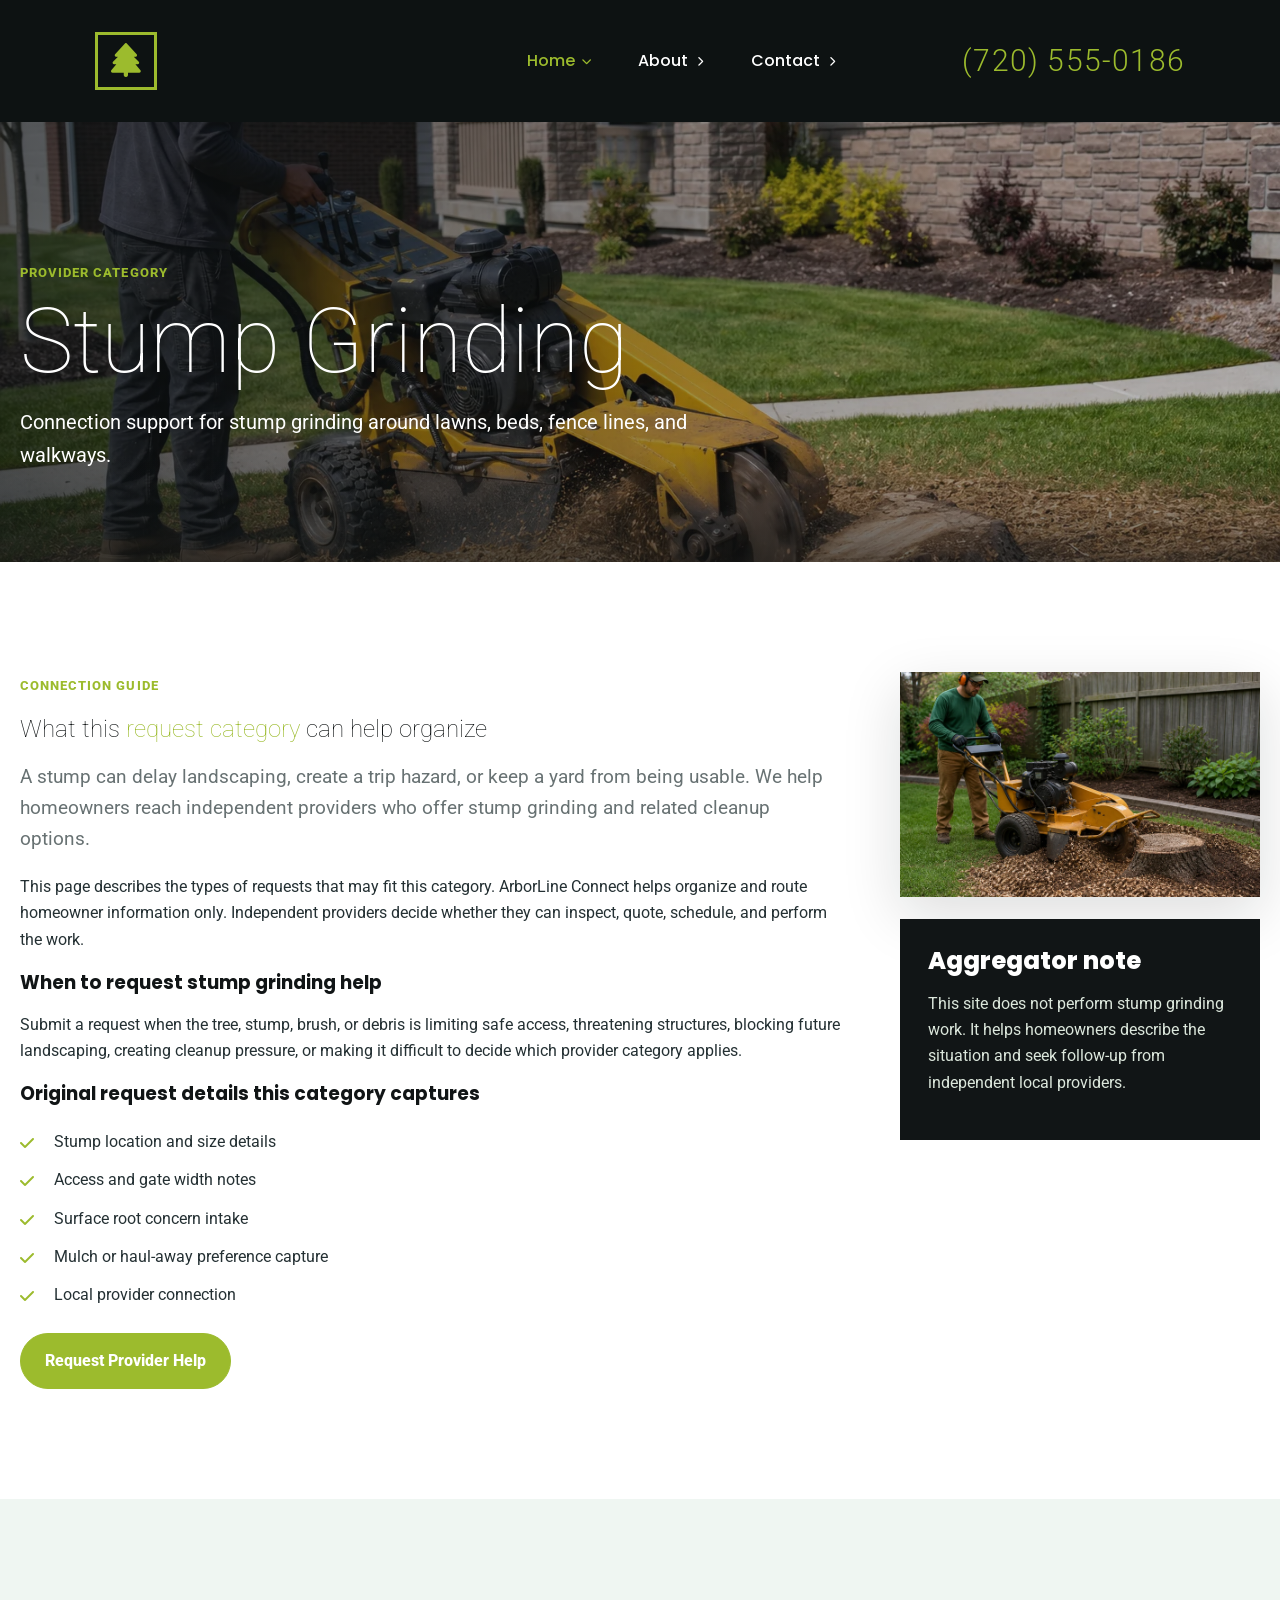
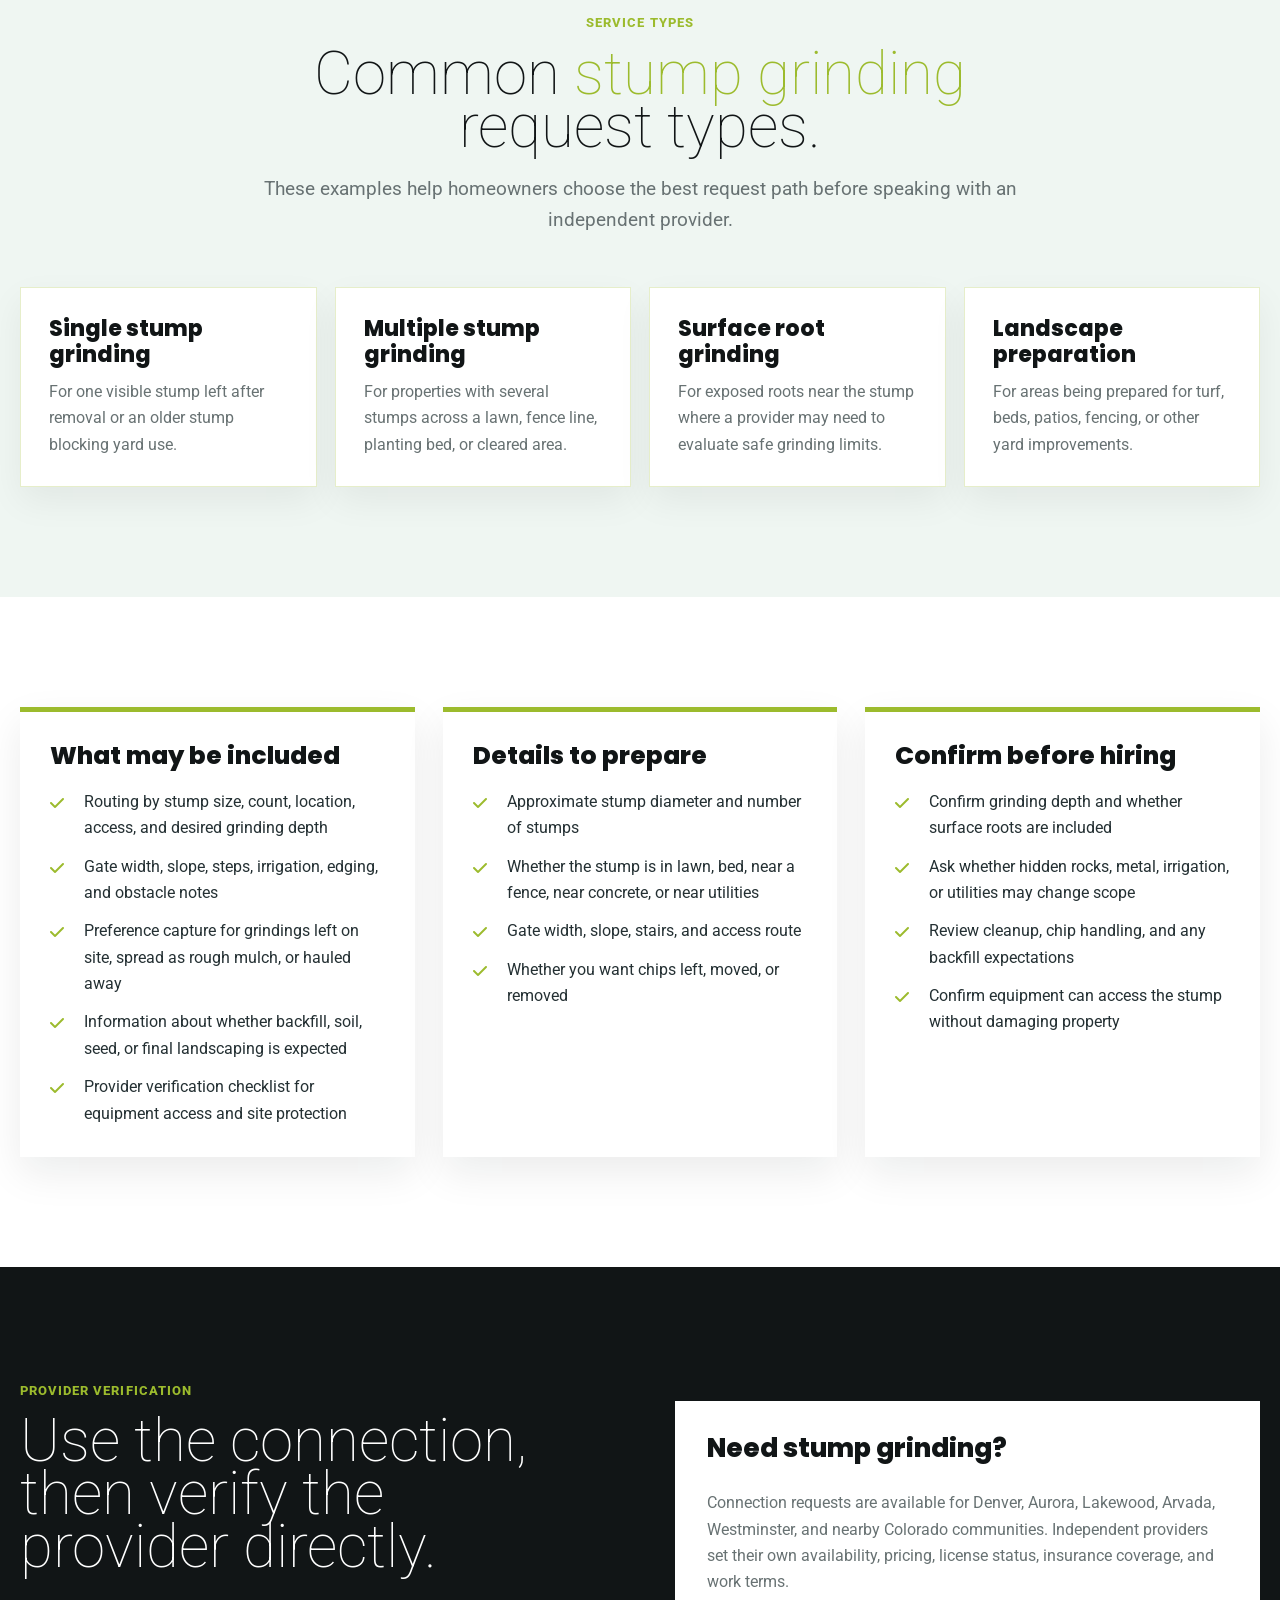
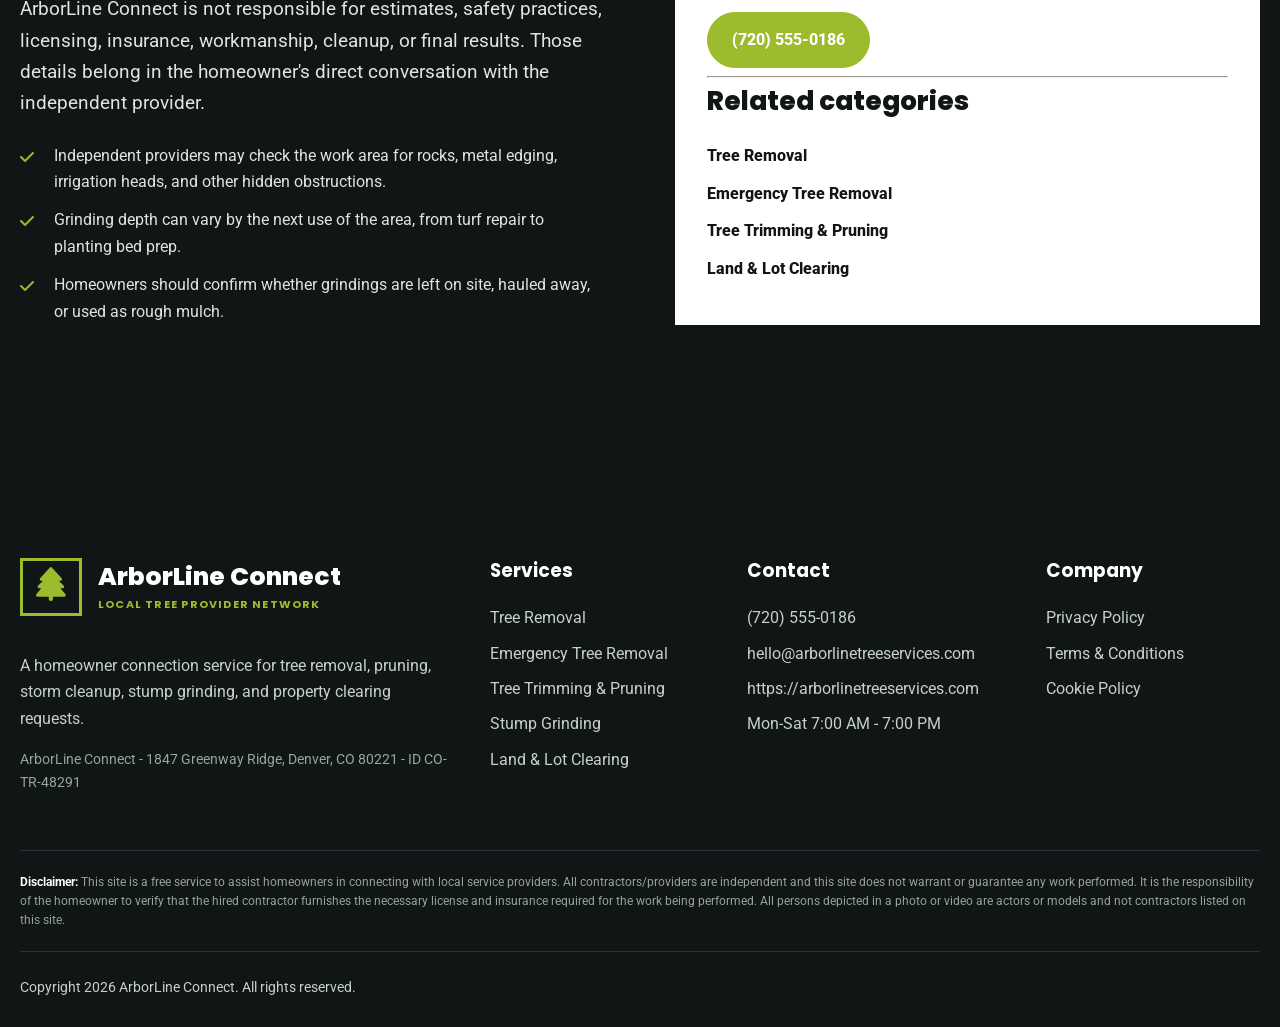
<file: services/stump-grinding.html>
<!doctype html>
<html lang="en">
<head>
  <meta charset="utf-8">
  <meta name="viewport" content="width=device-width, initial-scale=1">
  <meta name="description" content="Connection support for stump grinding around lawns, beds, fence lines, and walkways. Learn what details to prepare before connecting with an independent local provider.">
  <title>Stump Grinding Provider Connections | ArborLine Connect</title>
  <link rel="preconnect" href="https://fonts.googleapis.com">
  <link rel="preconnect" href="https://fonts.gstatic.com" crossorigin>
  <link rel="preconnect" href="https://cdnjs.cloudflare.com">
  <link rel="icon" href="../assets/favicon.svg" type="image/svg+xml">
  <link rel="stylesheet" href="https://fonts.googleapis.com/css2?family=Poppins:wght@600;700;800&family=Roboto:wght@100;300;400;500;700;800&display=swap">
  <link rel="stylesheet" href="https://cdnjs.cloudflare.com/ajax/libs/font-awesome/6.5.2/css/all.min.css">
  <link rel="stylesheet" href="../css/styles.css">
  <noscript><style>.page-loader{display:none}</style></noscript>
</head>
<body>
<div class="page-loader is-active" data-page-loader aria-hidden="true">
  <div class="loader-inner">
    <div class="saw-blade" aria-hidden="true"><span></span><span></span><span></span></div>
    <span class="loader-text">Loading</span>
  </div>
</div>

<header class="site-header" data-header>
  <div class="container navrow">

<a class="brand header-brand" href="../index.html" aria-label="ArborLine Connect home">
  <span class="brand-mark" aria-hidden="true">
    <i class="fa-solid fa-tree"></i>
  </span>
  <span class="brand-copy">
    <span class="brand-name" data-config="companyName"></span>
    <span class="brand-tagline">Local tree provider network</span>
  </span>
</a>
    <button class="menu-toggle" type="button" aria-expanded="false" aria-controls="site-menu" data-menu-toggle><span></span><span></span><span></span></button>
    <nav id="site-menu" class="menu" data-menu>
      <div class="nav-item home-menu is-active" data-home-menu>
        <a class="nav-link" href="../index.html">Home <i class="fa-solid fa-chevron-right"></i></a>
        <div class="home-dropdown" data-home-dropdown>
          <a href="../index.html#home" data-section-link="home">Top</a>
          <a href="../index.html#start-request" data-section-link="start-request">Start request</a>
          <div class="dropdown-branch provider-branch">
            <a class="dropdown-branch-link" href="../index.html#provider-categories" data-section-link="provider-categories">Provider categories <i class="fa-solid fa-chevron-right"></i></a>
            <div class="dropdown-panel category-panel">

            <div class="dropdown-branch">
              <a class="dropdown-branch-link" href="../index.html#provider-categories">Urgent tree hazards <i class="fa-solid fa-chevron-right"></i></a>
              <div class="dropdown-panel">
                <a href="../services/emergency-tree-removal.html">Emergency Tree Removal</a><a href="../services/tree-removal.html">Tree Removal</a><a href="../services/storm-damage-cleanup.html">Storm Damage Cleanup</a>
              </div>
            </div>
            <div class="dropdown-branch">
              <a class="dropdown-branch-link" href="../index.html#provider-categories">Tree care and assessment <i class="fa-solid fa-chevron-right"></i></a>
              <div class="dropdown-panel">
                <a href="../services/tree-trimming-pruning.html">Tree Trimming & Pruning</a><a href="../services/tree-health-assessment.html">Tree Health Assessment</a>
              </div>
            </div>
            <div class="dropdown-branch">
              <a class="dropdown-branch-link" href="../index.html#provider-categories">Cleanup and property clearing <i class="fa-solid fa-chevron-right"></i></a>
              <div class="dropdown-panel">
                <a href="../services/stump-grinding.html">Stump Grinding</a><a href="../services/brush-removal.html">Brush Removal</a><a href="../services/land-lot-clearing.html">Land & Lot Clearing</a>
              </div>
            </div>
            </div>
          </div>
          <a href="../index.html#how-it-works" data-section-link="how-it-works">How it works</a>
          <a href="../index.html#faq" data-section-link="faq">FAQ</a>
        </div>
      </div>
      <div class="nav-item about-menu" data-about-menu>
        <a class="nav-link" href="../about.html">About <i class="fa-solid fa-chevron-right"></i></a>
        <div class="home-dropdown about-dropdown" data-about-dropdown>
          <a href="../about.html#about-company" data-about-section-link="about-company">About Company</a>
          <a href="../about.html#about-services" data-about-section-link="about-services">About Services</a>
        </div>
      </div>
      <a class="nav-link" href="../contact.html">Contact <i class="fa-solid fa-chevron-right"></i></a>
      <a class="nav-phone header-phone" data-config="phoneLabel" data-attr="href:tel" href="#"></a>
    </nav>
  </div>
</header>

<main>
  <section class="page-hero" style="--hero:url('/assets/images/stump-grinding.webp')"><div class="container reveal"><span class="eyebrow">Provider category</span><h1>Stump Grinding</h1><p>Connection support for stump grinding around lawns, beds, fence lines, and walkways.</p></div></section>
  <section class="section"><div class="container detail-grid"><article class="detail-content reveal"><span class="kicker">Connection guide</span><h2>What this <span class="accent-text">request category</span> can help organize</h2><p class="lead">A stump can delay landscaping, create a trip hazard, or keep a yard from being usable. We help homeowners reach independent providers who offer stump grinding and related cleanup options.</p><p>This page describes the types of requests that may fit this category. ArborLine Connect helps organize and route homeowner information only. Independent providers decide whether they can inspect, quote, schedule, and perform the work.</p><h3>When to request stump grinding help</h3><p>Submit a request when the tree, stump, brush, or debris is limiting safe access, threatening structures, blocking future landscaping, creating cleanup pressure, or making it difficult to decide which provider category applies.</p><h3>Original request details this category captures</h3><ul class="check-list"><li>Stump location and size details</li><li>Access and gate width notes</li><li>Surface root concern intake</li><li>Mulch or haul-away preference capture</li><li>Local provider connection</li></ul><a class="btn" href="../contact.html">Request Provider Help</a></article><aside class="service-detail-media reveal"><img src="../assets/images/stump-grinding-detail.webp" alt="Compact stump grinder removing a residential backyard stump" loading="lazy"><div class="service-detail-note"><h3>Aggregator note</h3><p>This site does not perform stump grinding work. It helps homeowners describe the situation and seek follow-up from independent local providers.</p></div></aside></div></section>
  <section class="section alt"><div class="container"><div class="section-title reveal"><span class="kicker">Service types</span><h2>Common <span class="accent-text">stump grinding</span> request types.</h2><p class="lead">These examples help homeowners choose the best request path before speaking with an independent provider.</p></div><div class="service-type-grid"><article class="service-type-card reveal"><h3>Single stump grinding</h3><p>For one visible stump left after removal or an older stump blocking yard use.</p></article><article class="service-type-card reveal"><h3>Multiple stump grinding</h3><p>For properties with several stumps across a lawn, fence line, planting bed, or cleared area.</p></article><article class="service-type-card reveal"><h3>Surface root grinding</h3><p>For exposed roots near the stump where a provider may need to evaluate safe grinding limits.</p></article><article class="service-type-card reveal"><h3>Landscape preparation</h3><p>For areas being prepared for turf, beds, patios, fencing, or other yard improvements.</p></article></div></div></section>
  <section class="section"><div class="container service-detail-blocks"><article class="service-detail-block reveal"><h3>What may be included</h3><ul class="check-list"><li>Routing by stump size, count, location, access, and desired grinding depth</li><li>Gate width, slope, steps, irrigation, edging, and obstacle notes</li><li>Preference capture for grindings left on site, spread as rough mulch, or hauled away</li><li>Information about whether backfill, soil, seed, or final landscaping is expected</li><li>Provider verification checklist for equipment access and site protection</li></ul></article><article class="service-detail-block reveal"><h3>Details to prepare</h3><ul class="check-list"><li>Approximate stump diameter and number of stumps</li><li>Whether the stump is in lawn, bed, near a fence, near concrete, or near utilities</li><li>Gate width, slope, stairs, and access route</li><li>Whether you want chips left, moved, or removed</li></ul></article><article class="service-detail-block reveal"><h3>Confirm before hiring</h3><ul class="check-list"><li>Confirm grinding depth and whether surface roots are included</li><li>Ask whether hidden rocks, metal, irrigation, or utilities may change scope</li><li>Review cleanup, chip handling, and any backfill expectations</li><li>Confirm equipment can access the stump without damaging property</li></ul></article></div></section>
  <section class="section service-verify-band"><div class="container split"><div class="reveal"><span class="kicker">Provider verification</span><h2>Use the connection, then verify the provider directly.</h2><p class="lead">ArborLine Connect is not responsible for estimates, safety practices, licensing, insurance, workmanship, cleanup, or final results. Those details belong in the homeowner's direct conversation with the independent provider.</p><ul class="check-list"><li>Independent providers may check the work area for rocks, metal edging, irrigation heads, and other hidden obstructions.</li><li>Grinding depth can vary by the next use of the area, from turf repair to planting bed prep.</li><li>Homeowners should confirm whether grindings are left on site, hauled away, or used as rough mulch.</li></ul></div><aside class="sidebar-card reveal"><h3>Need stump grinding?</h3><p>Connection requests are available for <span data-service-area></span>. Independent providers set their own availability, pricing, license status, insurance coverage, and work terms.</p><a class="nav-phone" data-config="phoneLabel" data-attr="href:tel" href="#"></a><hr><h3>Related categories</h3><a href="tree-removal.html">Tree Removal</a><a href="emergency-tree-removal.html">Emergency Tree Removal</a><a href="tree-trimming-pruning.html">Tree Trimming & Pruning</a><a href="land-lot-clearing.html">Land & Lot Clearing</a></aside></div></section>
</main>
<a class="floating-cta" data-floating-cta href="#" aria-label="Call ArborLine Connect">
  <i class="fa-solid fa-phone" aria-hidden="true"></i>
  <span>Call</span>
</a>

<footer class="footer">
  <div class="container footer-grid">
    <div>

<a class="brand footer-brand" href="../index.html" aria-label="ArborLine Connect home">
  <span class="brand-mark" aria-hidden="true">
    <i class="fa-solid fa-tree"></i>
  </span>
  <span class="brand-copy">
    <span class="brand-name" data-config="companyName"></span>
    <span class="brand-tagline">Local tree provider network</span>
  </span>
</a>
      <p data-config="footerText"></p>
      <p class="company-line"><span data-config="companyName"></span> - <span data-config="address"></span> - ID <span data-config="companyId"></span></p>
    </div>
    <div>
      <h3>Services</h3>
      <a href="../services/tree-removal.html">Tree Removal</a><a href="../services/emergency-tree-removal.html">Emergency Tree Removal</a><a href="../services/tree-trimming-pruning.html">Tree Trimming & Pruning</a><a href="../services/stump-grinding.html">Stump Grinding</a><a href="../services/land-lot-clearing.html">Land & Lot Clearing</a>
    </div>
    <div>
      <h3>Contact</h3>
      <a data-config="phoneLabel" data-attr="href:tel" href="#"></a>
      <a data-config="email" data-attr="href:mailto" href="#"></a>
      <a data-config="website" data-attr="href" href="#"></a>
      <span data-config="businessHours"></span>
    </div>
    <div>
      <h3>Company</h3>
      <a href="../privacy-policy.html">Privacy Policy</a>
      <a href="../terms-and-conditions.html">Terms & Conditions</a>
      <a href="../cookie-policy.html">Cookie Policy</a>
    </div>
  </div>
  <div class="container footer-disclaimer">
    <strong>Disclaimer:</strong> This site is a free service to assist homeowners in connecting with local service providers. All contractors/providers are independent and this site does not warrant or guarantee any work performed. It is the responsibility of the homeowner to verify that the hired contractor furnishes the necessary license and insurance required for the work being performed. All persons depicted in a photo or video are actors or models and not contractors listed on this site.
  </div>
  <div class="container copyright" data-config="copyright"></div>
</footer>
<script src="../js/site-config.js"></script>
<script src="../js/main.js"></script>
</body>
</html>
</file>
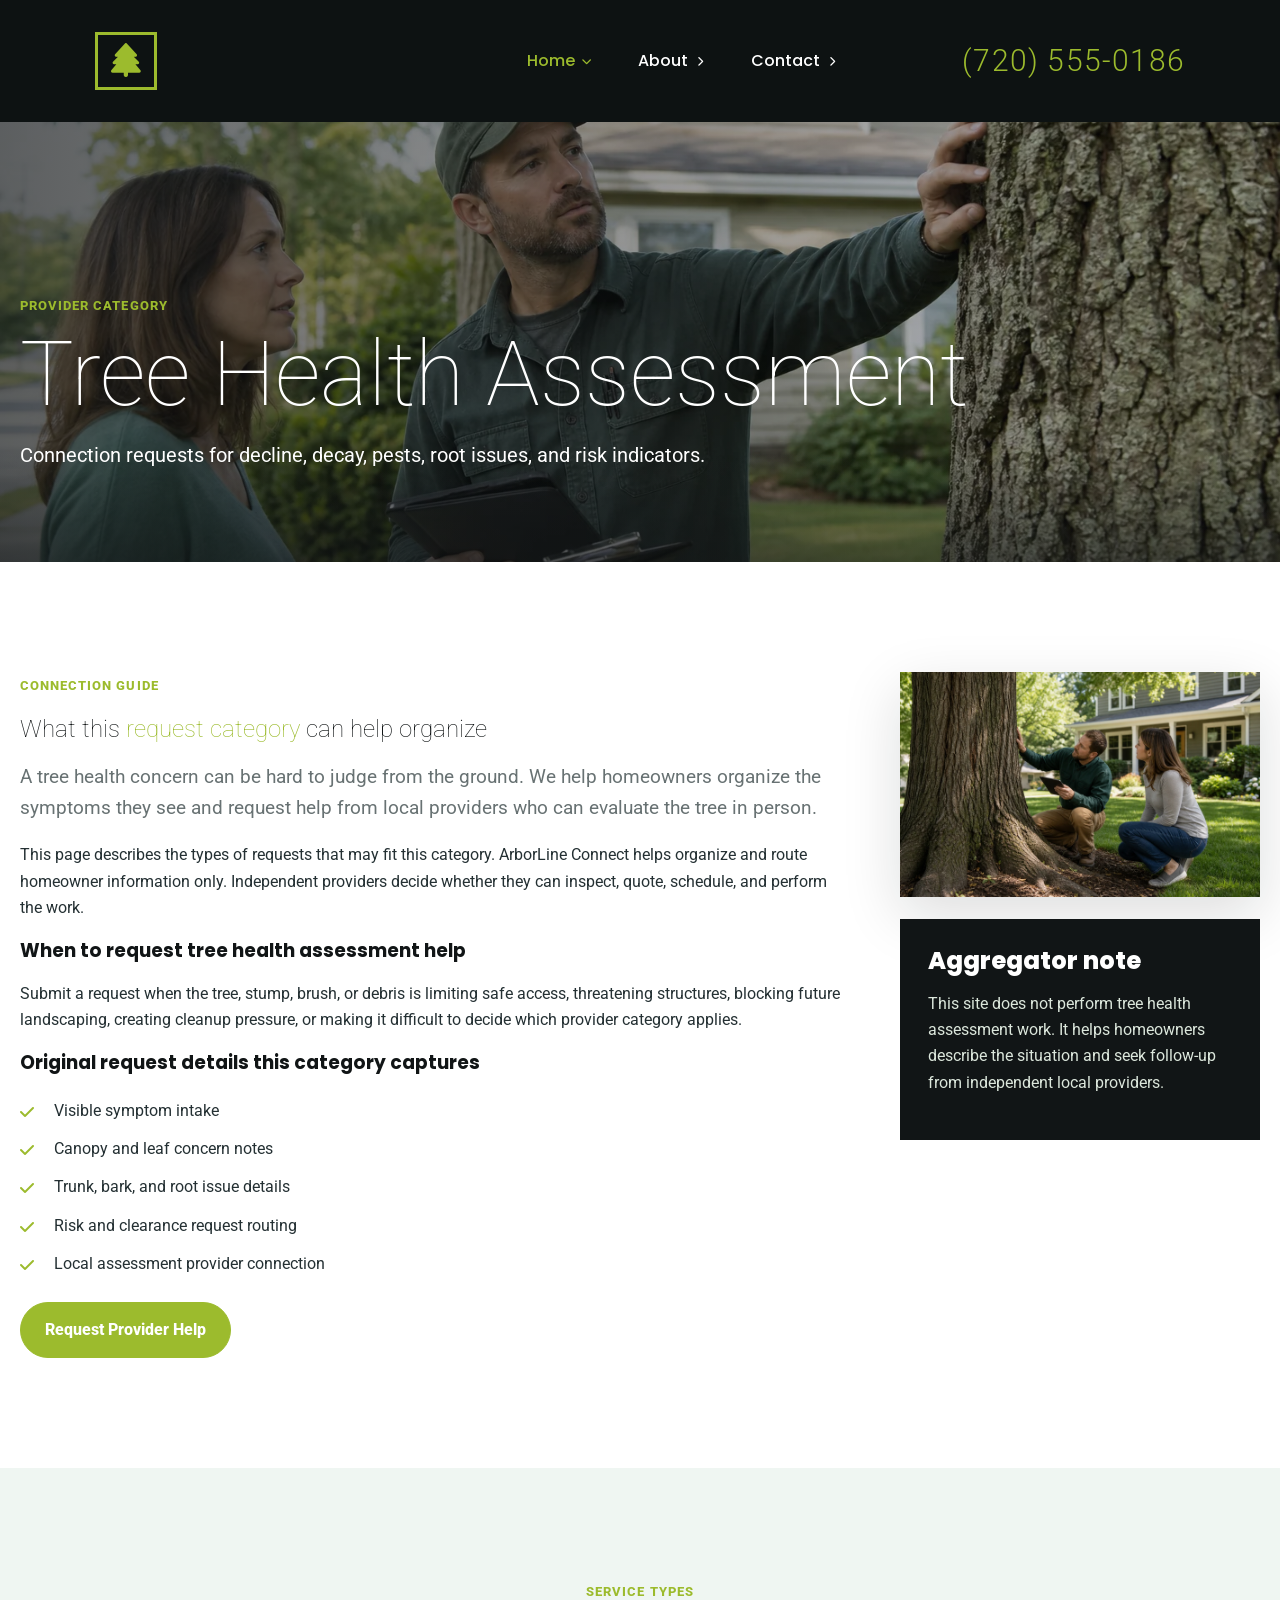
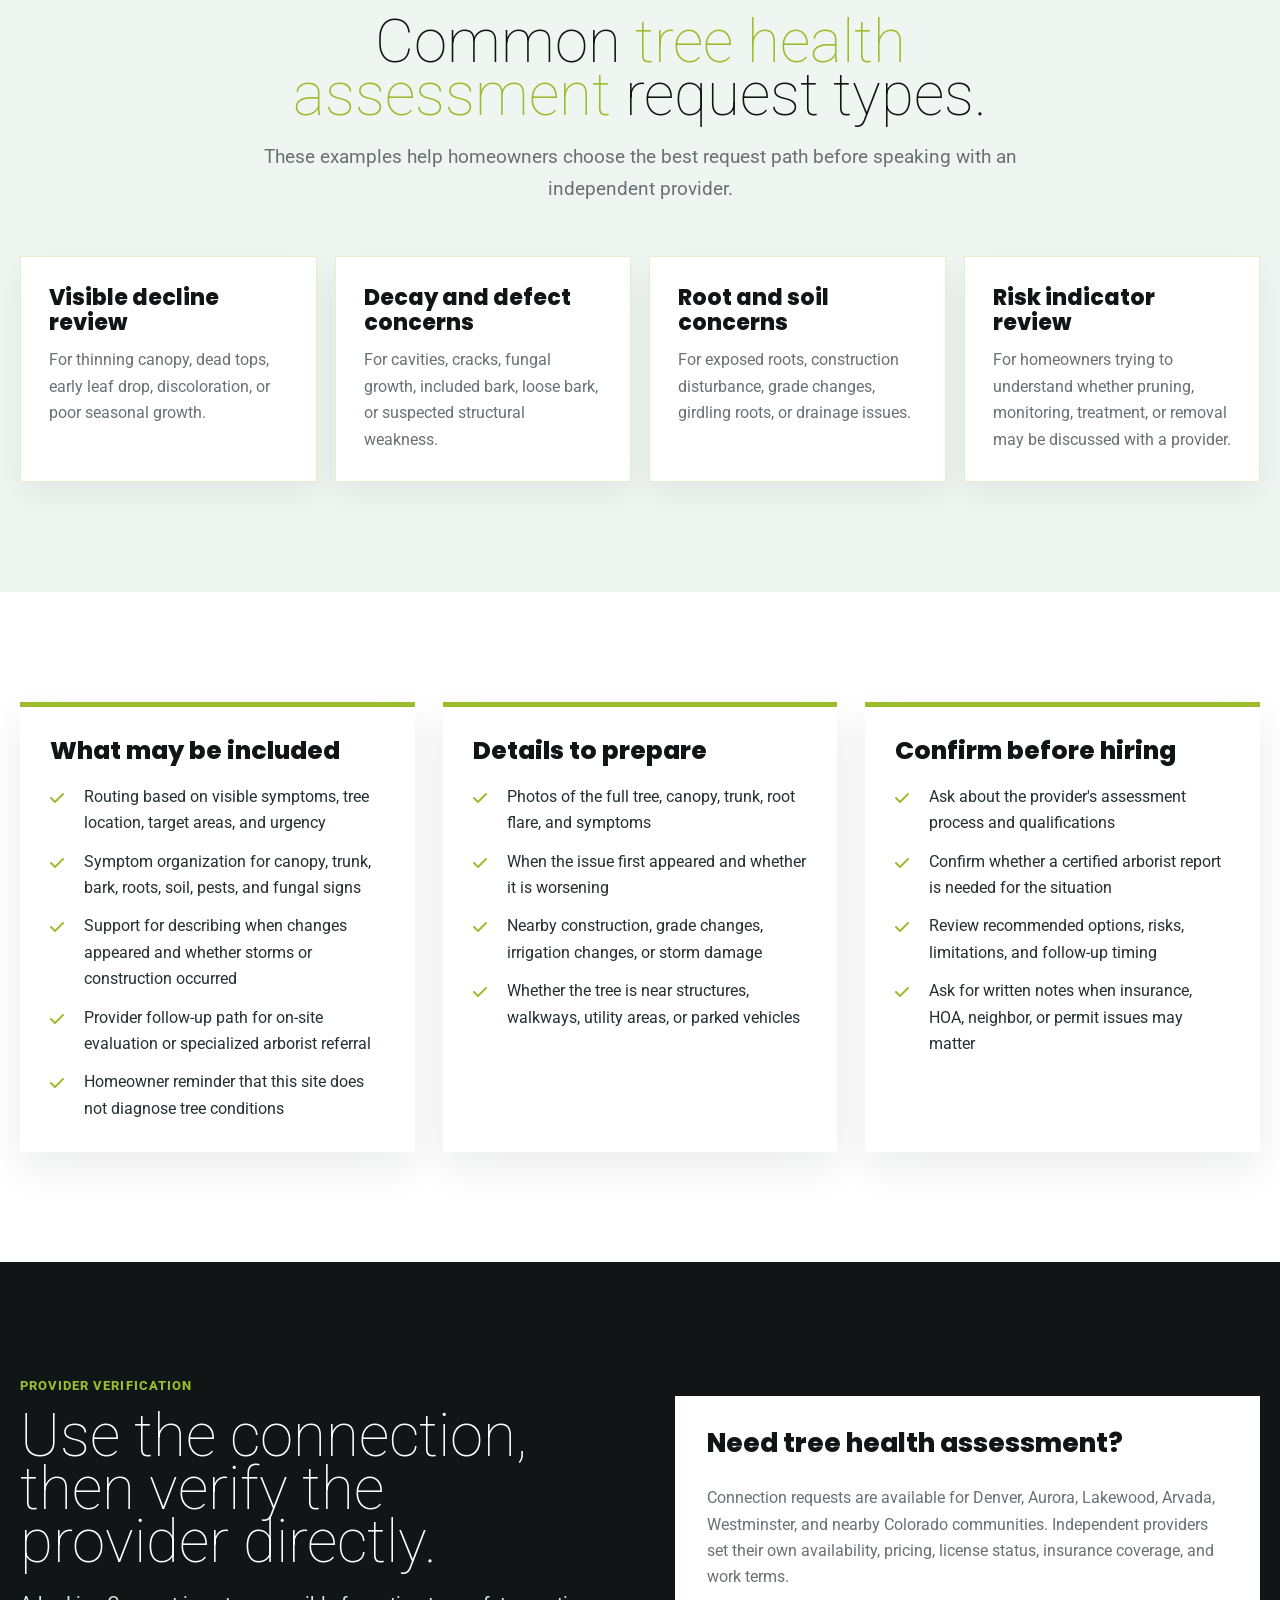
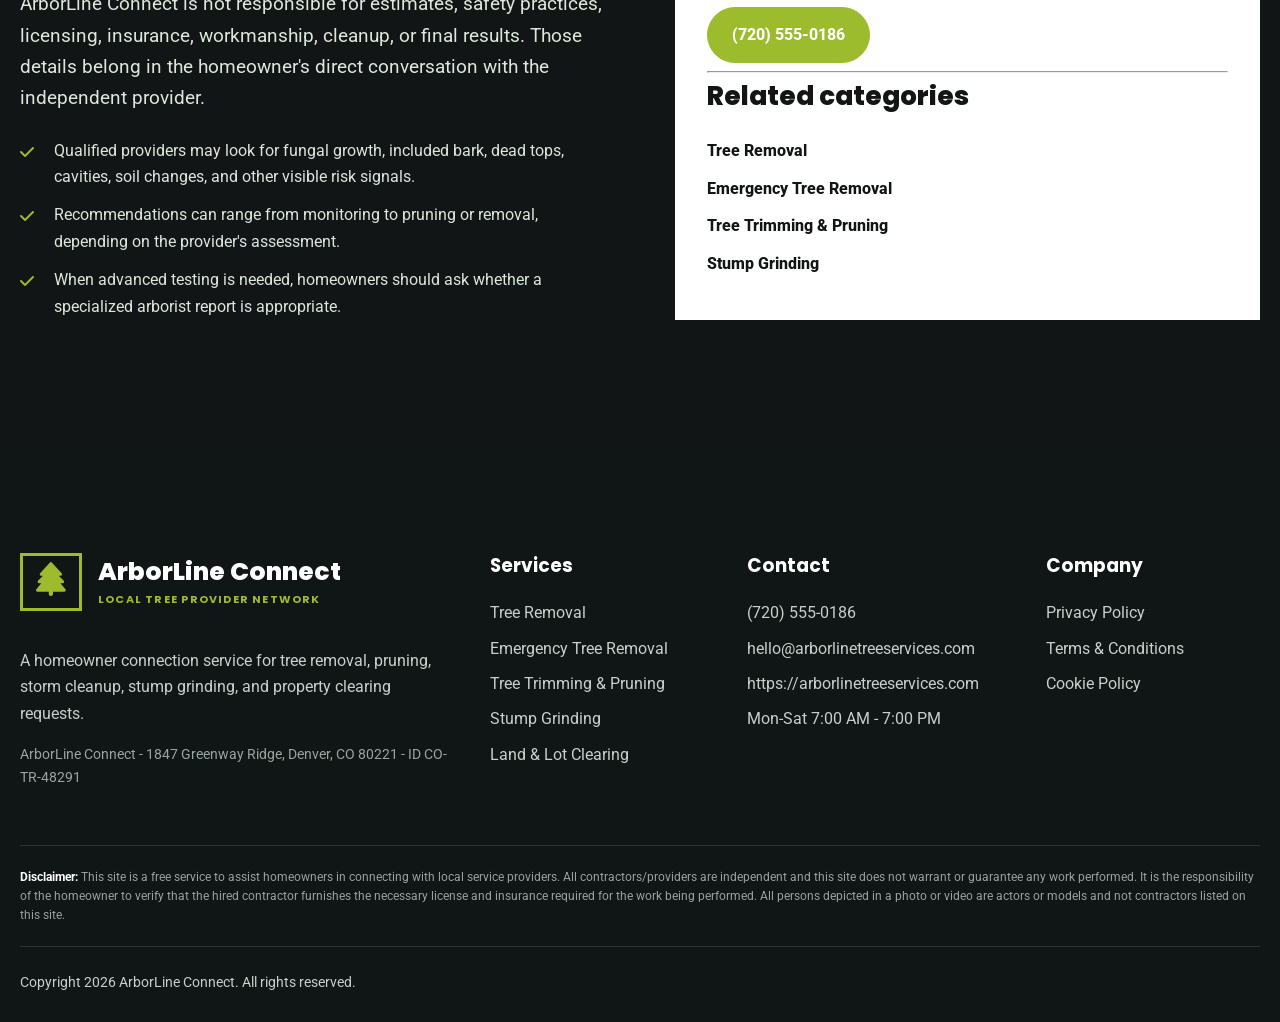
<file: services/tree-health-assessment.html>
<!doctype html>
<html lang="en">
<head>
  <meta charset="utf-8">
  <meta name="viewport" content="width=device-width, initial-scale=1">
  <meta name="description" content="Connection requests for decline, decay, pests, root issues, and risk indicators. Learn what details to prepare before connecting with an independent local provider.">
  <title>Tree Health Assessment Provider Connections | ArborLine Connect</title>
  <link rel="preconnect" href="https://fonts.googleapis.com">
  <link rel="preconnect" href="https://fonts.gstatic.com" crossorigin>
  <link rel="preconnect" href="https://cdnjs.cloudflare.com">
  <link rel="icon" href="../assets/favicon.svg" type="image/svg+xml">
  <link rel="stylesheet" href="https://fonts.googleapis.com/css2?family=Poppins:wght@600;700;800&family=Roboto:wght@100;300;400;500;700;800&display=swap">
  <link rel="stylesheet" href="https://cdnjs.cloudflare.com/ajax/libs/font-awesome/6.5.2/css/all.min.css">
  <link rel="stylesheet" href="../css/styles.css">
  <noscript><style>.page-loader{display:none}</style></noscript>
</head>
<body>
<div class="page-loader is-active" data-page-loader aria-hidden="true">
  <div class="loader-inner">
    <div class="saw-blade" aria-hidden="true"><span></span><span></span><span></span></div>
    <span class="loader-text">Loading</span>
  </div>
</div>

<header class="site-header" data-header>
  <div class="container navrow">

<a class="brand header-brand" href="../index.html" aria-label="ArborLine Connect home">
  <span class="brand-mark" aria-hidden="true">
    <i class="fa-solid fa-tree"></i>
  </span>
  <span class="brand-copy">
    <span class="brand-name" data-config="companyName"></span>
    <span class="brand-tagline">Local tree provider network</span>
  </span>
</a>
    <button class="menu-toggle" type="button" aria-expanded="false" aria-controls="site-menu" data-menu-toggle><span></span><span></span><span></span></button>
    <nav id="site-menu" class="menu" data-menu>
      <div class="nav-item home-menu is-active" data-home-menu>
        <a class="nav-link" href="../index.html">Home <i class="fa-solid fa-chevron-right"></i></a>
        <div class="home-dropdown" data-home-dropdown>
          <a href="../index.html#home" data-section-link="home">Top</a>
          <a href="../index.html#start-request" data-section-link="start-request">Start request</a>
          <div class="dropdown-branch provider-branch">
            <a class="dropdown-branch-link" href="../index.html#provider-categories" data-section-link="provider-categories">Provider categories <i class="fa-solid fa-chevron-right"></i></a>
            <div class="dropdown-panel category-panel">

            <div class="dropdown-branch">
              <a class="dropdown-branch-link" href="../index.html#provider-categories">Urgent tree hazards <i class="fa-solid fa-chevron-right"></i></a>
              <div class="dropdown-panel">
                <a href="../services/emergency-tree-removal.html">Emergency Tree Removal</a><a href="../services/tree-removal.html">Tree Removal</a><a href="../services/storm-damage-cleanup.html">Storm Damage Cleanup</a>
              </div>
            </div>
            <div class="dropdown-branch">
              <a class="dropdown-branch-link" href="../index.html#provider-categories">Tree care and assessment <i class="fa-solid fa-chevron-right"></i></a>
              <div class="dropdown-panel">
                <a href="../services/tree-trimming-pruning.html">Tree Trimming & Pruning</a><a href="../services/tree-health-assessment.html">Tree Health Assessment</a>
              </div>
            </div>
            <div class="dropdown-branch">
              <a class="dropdown-branch-link" href="../index.html#provider-categories">Cleanup and property clearing <i class="fa-solid fa-chevron-right"></i></a>
              <div class="dropdown-panel">
                <a href="../services/stump-grinding.html">Stump Grinding</a><a href="../services/brush-removal.html">Brush Removal</a><a href="../services/land-lot-clearing.html">Land & Lot Clearing</a>
              </div>
            </div>
            </div>
          </div>
          <a href="../index.html#how-it-works" data-section-link="how-it-works">How it works</a>
          <a href="../index.html#faq" data-section-link="faq">FAQ</a>
        </div>
      </div>
      <div class="nav-item about-menu" data-about-menu>
        <a class="nav-link" href="../about.html">About <i class="fa-solid fa-chevron-right"></i></a>
        <div class="home-dropdown about-dropdown" data-about-dropdown>
          <a href="../about.html#about-company" data-about-section-link="about-company">About Company</a>
          <a href="../about.html#about-services" data-about-section-link="about-services">About Services</a>
        </div>
      </div>
      <a class="nav-link" href="../contact.html">Contact <i class="fa-solid fa-chevron-right"></i></a>
      <a class="nav-phone header-phone" data-config="phoneLabel" data-attr="href:tel" href="#"></a>
    </nav>
  </div>
</header>

<main>
  <section class="page-hero" style="--hero:url('/assets/images/tree-health-assessment.webp')"><div class="container reveal"><span class="eyebrow">Provider category</span><h1>Tree Health Assessment</h1><p>Connection requests for decline, decay, pests, root issues, and risk indicators.</p></div></section>
  <section class="section"><div class="container detail-grid"><article class="detail-content reveal"><span class="kicker">Connection guide</span><h2>What this <span class="accent-text">request category</span> can help organize</h2><p class="lead">A tree health concern can be hard to judge from the ground. We help homeowners organize the symptoms they see and request help from local providers who can evaluate the tree in person.</p><p>This page describes the types of requests that may fit this category. ArborLine Connect helps organize and route homeowner information only. Independent providers decide whether they can inspect, quote, schedule, and perform the work.</p><h3>When to request tree health assessment help</h3><p>Submit a request when the tree, stump, brush, or debris is limiting safe access, threatening structures, blocking future landscaping, creating cleanup pressure, or making it difficult to decide which provider category applies.</p><h3>Original request details this category captures</h3><ul class="check-list"><li>Visible symptom intake</li><li>Canopy and leaf concern notes</li><li>Trunk, bark, and root issue details</li><li>Risk and clearance request routing</li><li>Local assessment provider connection</li></ul><a class="btn" href="../contact.html">Request Provider Help</a></article><aside class="service-detail-media reveal"><img src="../assets/images/tree-health-assessment-detail.webp" alt="Provider inspecting a mature residential tree trunk and root flare with homeowner nearby" loading="lazy"><div class="service-detail-note"><h3>Aggregator note</h3><p>This site does not perform tree health assessment work. It helps homeowners describe the situation and seek follow-up from independent local providers.</p></div></aside></div></section>
  <section class="section alt"><div class="container"><div class="section-title reveal"><span class="kicker">Service types</span><h2>Common <span class="accent-text">tree health assessment</span> request types.</h2><p class="lead">These examples help homeowners choose the best request path before speaking with an independent provider.</p></div><div class="service-type-grid"><article class="service-type-card reveal"><h3>Visible decline review</h3><p>For thinning canopy, dead tops, early leaf drop, discoloration, or poor seasonal growth.</p></article><article class="service-type-card reveal"><h3>Decay and defect concerns</h3><p>For cavities, cracks, fungal growth, included bark, loose bark, or suspected structural weakness.</p></article><article class="service-type-card reveal"><h3>Root and soil concerns</h3><p>For exposed roots, construction disturbance, grade changes, girdling roots, or drainage issues.</p></article><article class="service-type-card reveal"><h3>Risk indicator review</h3><p>For homeowners trying to understand whether pruning, monitoring, treatment, or removal may be discussed with a provider.</p></article></div></div></section>
  <section class="section"><div class="container service-detail-blocks"><article class="service-detail-block reveal"><h3>What may be included</h3><ul class="check-list"><li>Routing based on visible symptoms, tree location, target areas, and urgency</li><li>Symptom organization for canopy, trunk, bark, roots, soil, pests, and fungal signs</li><li>Support for describing when changes appeared and whether storms or construction occurred</li><li>Provider follow-up path for on-site evaluation or specialized arborist referral</li><li>Homeowner reminder that this site does not diagnose tree conditions</li></ul></article><article class="service-detail-block reveal"><h3>Details to prepare</h3><ul class="check-list"><li>Photos of the full tree, canopy, trunk, root flare, and symptoms</li><li>When the issue first appeared and whether it is worsening</li><li>Nearby construction, grade changes, irrigation changes, or storm damage</li><li>Whether the tree is near structures, walkways, utility areas, or parked vehicles</li></ul></article><article class="service-detail-block reveal"><h3>Confirm before hiring</h3><ul class="check-list"><li>Ask about the provider's assessment process and qualifications</li><li>Confirm whether a certified arborist report is needed for the situation</li><li>Review recommended options, risks, limitations, and follow-up timing</li><li>Ask for written notes when insurance, HOA, neighbor, or permit issues may matter</li></ul></article></div></section>
  <section class="section service-verify-band"><div class="container split"><div class="reveal"><span class="kicker">Provider verification</span><h2>Use the connection, then verify the provider directly.</h2><p class="lead">ArborLine Connect is not responsible for estimates, safety practices, licensing, insurance, workmanship, cleanup, or final results. Those details belong in the homeowner's direct conversation with the independent provider.</p><ul class="check-list"><li>Qualified providers may look for fungal growth, included bark, dead tops, cavities, soil changes, and other visible risk signals.</li><li>Recommendations can range from monitoring to pruning or removal, depending on the provider's assessment.</li><li>When advanced testing is needed, homeowners should ask whether a specialized arborist report is appropriate.</li></ul></div><aside class="sidebar-card reveal"><h3>Need tree health assessment?</h3><p>Connection requests are available for <span data-service-area></span>. Independent providers set their own availability, pricing, license status, insurance coverage, and work terms.</p><a class="nav-phone" data-config="phoneLabel" data-attr="href:tel" href="#"></a><hr><h3>Related categories</h3><a href="tree-removal.html">Tree Removal</a><a href="emergency-tree-removal.html">Emergency Tree Removal</a><a href="tree-trimming-pruning.html">Tree Trimming & Pruning</a><a href="stump-grinding.html">Stump Grinding</a></aside></div></section>
</main>
<a class="floating-cta" data-floating-cta href="#" aria-label="Call ArborLine Connect">
  <i class="fa-solid fa-phone" aria-hidden="true"></i>
  <span>Call</span>
</a>

<footer class="footer">
  <div class="container footer-grid">
    <div>

<a class="brand footer-brand" href="../index.html" aria-label="ArborLine Connect home">
  <span class="brand-mark" aria-hidden="true">
    <i class="fa-solid fa-tree"></i>
  </span>
  <span class="brand-copy">
    <span class="brand-name" data-config="companyName"></span>
    <span class="brand-tagline">Local tree provider network</span>
  </span>
</a>
      <p data-config="footerText"></p>
      <p class="company-line"><span data-config="companyName"></span> - <span data-config="address"></span> - ID <span data-config="companyId"></span></p>
    </div>
    <div>
      <h3>Services</h3>
      <a href="../services/tree-removal.html">Tree Removal</a><a href="../services/emergency-tree-removal.html">Emergency Tree Removal</a><a href="../services/tree-trimming-pruning.html">Tree Trimming & Pruning</a><a href="../services/stump-grinding.html">Stump Grinding</a><a href="../services/land-lot-clearing.html">Land & Lot Clearing</a>
    </div>
    <div>
      <h3>Contact</h3>
      <a data-config="phoneLabel" data-attr="href:tel" href="#"></a>
      <a data-config="email" data-attr="href:mailto" href="#"></a>
      <a data-config="website" data-attr="href" href="#"></a>
      <span data-config="businessHours"></span>
    </div>
    <div>
      <h3>Company</h3>
      <a href="../privacy-policy.html">Privacy Policy</a>
      <a href="../terms-and-conditions.html">Terms & Conditions</a>
      <a href="../cookie-policy.html">Cookie Policy</a>
    </div>
  </div>
  <div class="container footer-disclaimer">
    <strong>Disclaimer:</strong> This site is a free service to assist homeowners in connecting with local service providers. All contractors/providers are independent and this site does not warrant or guarantee any work performed. It is the responsibility of the homeowner to verify that the hired contractor furnishes the necessary license and insurance required for the work being performed. All persons depicted in a photo or video are actors or models and not contractors listed on this site.
  </div>
  <div class="container copyright" data-config="copyright"></div>
</footer>
<script src="../js/site-config.js"></script>
<script src="../js/main.js"></script>
</body>
</html>
</file>
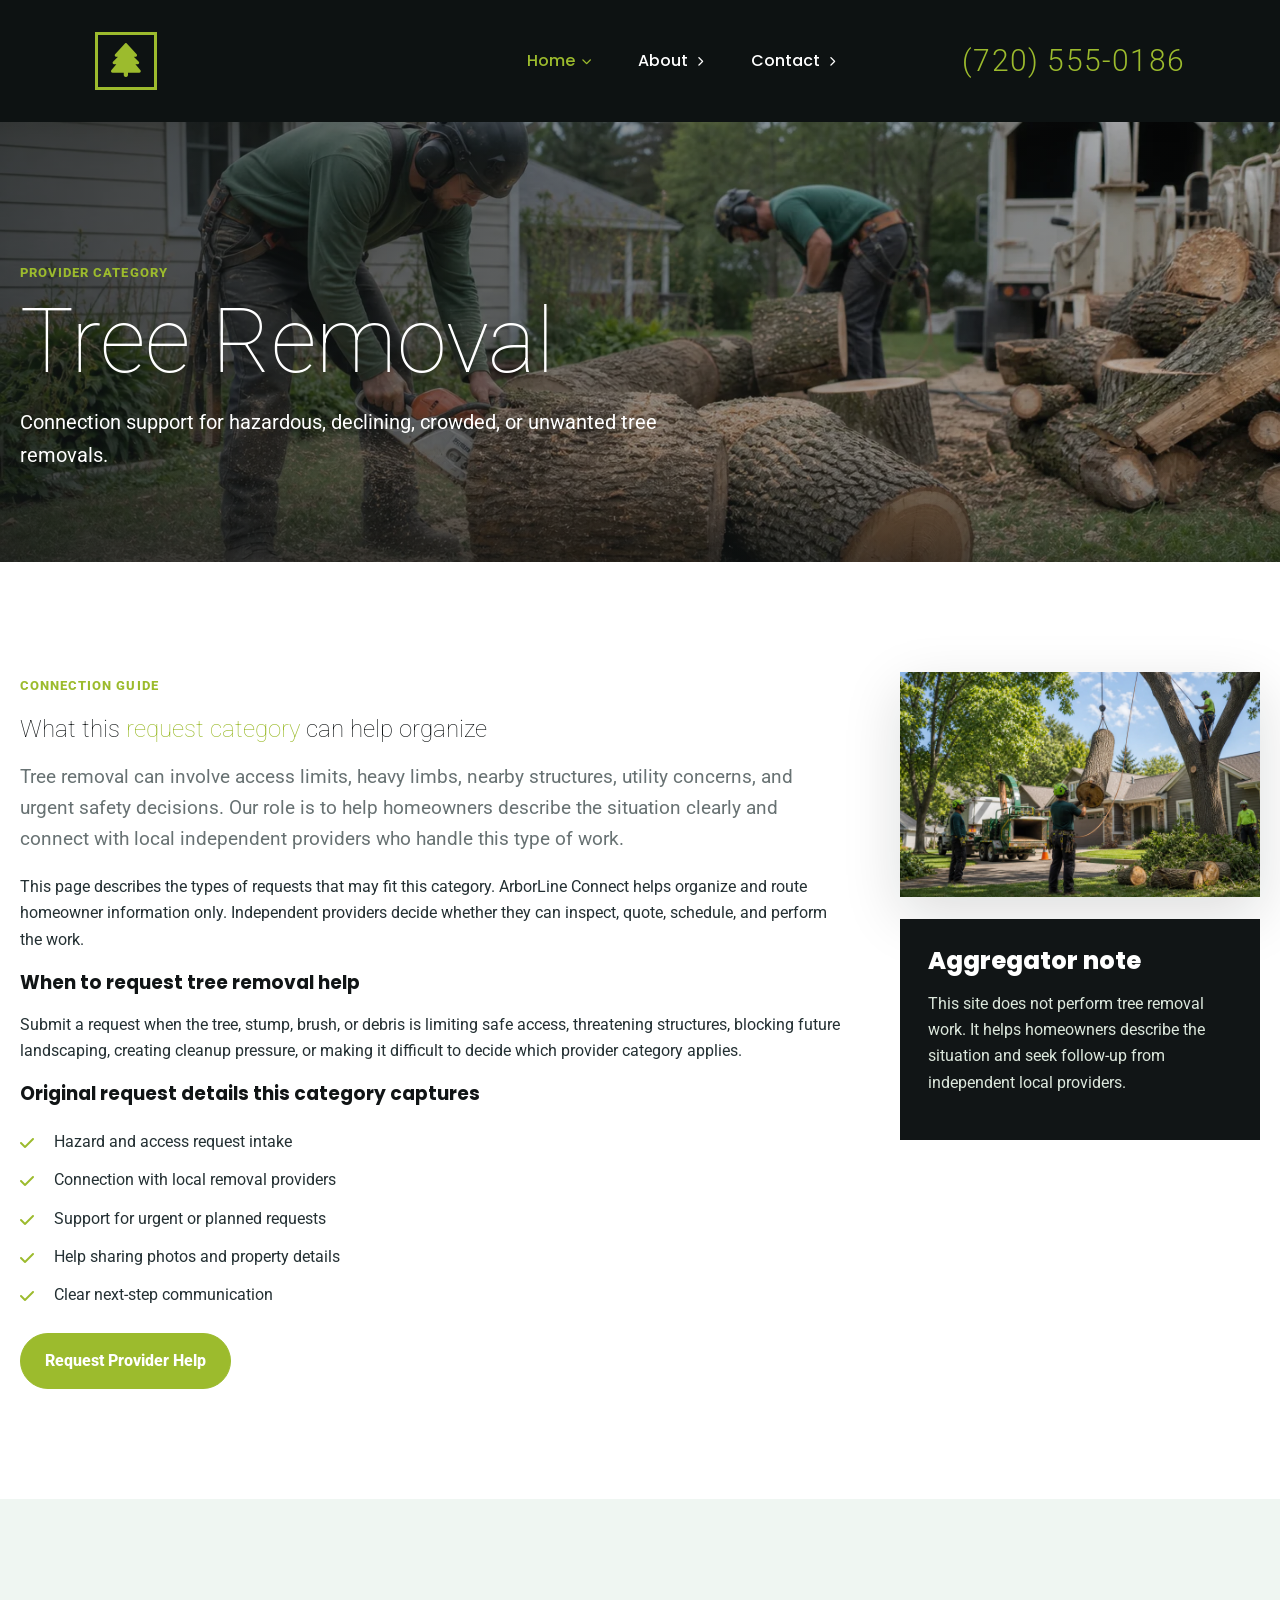
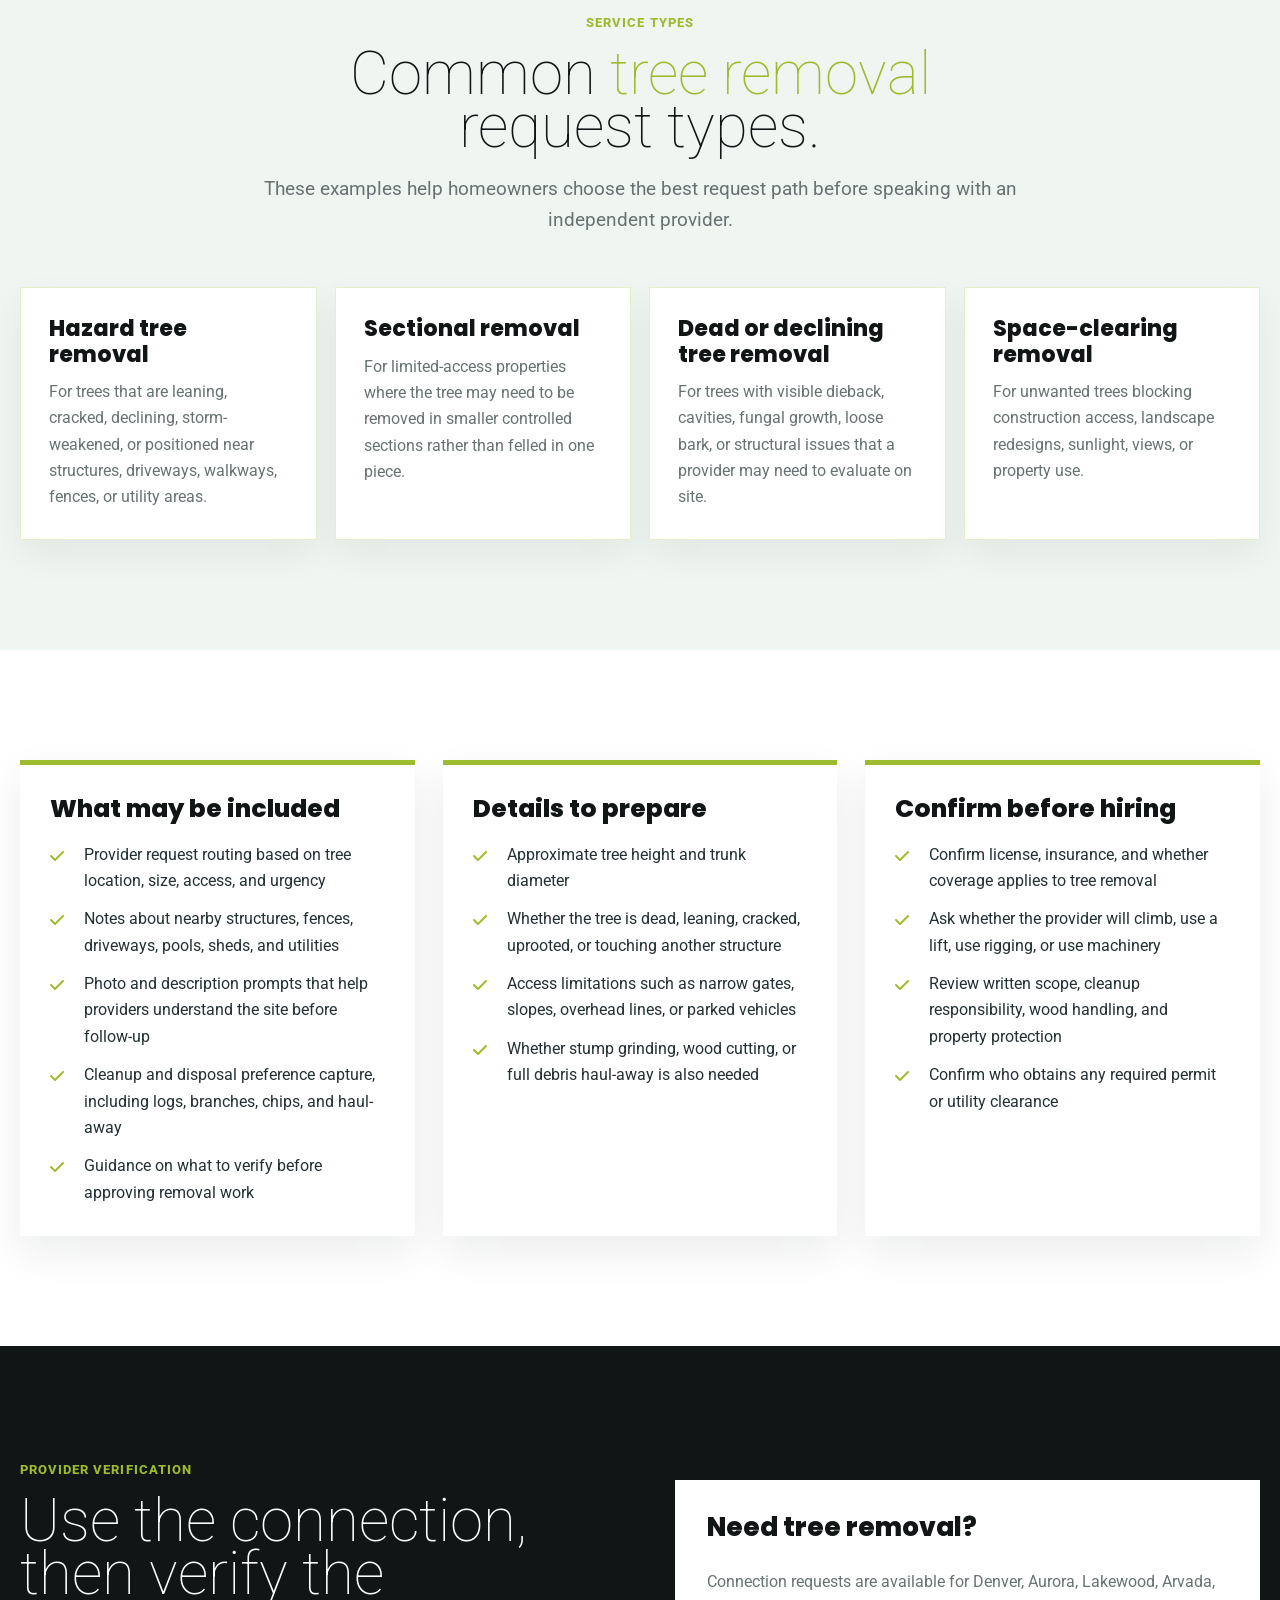
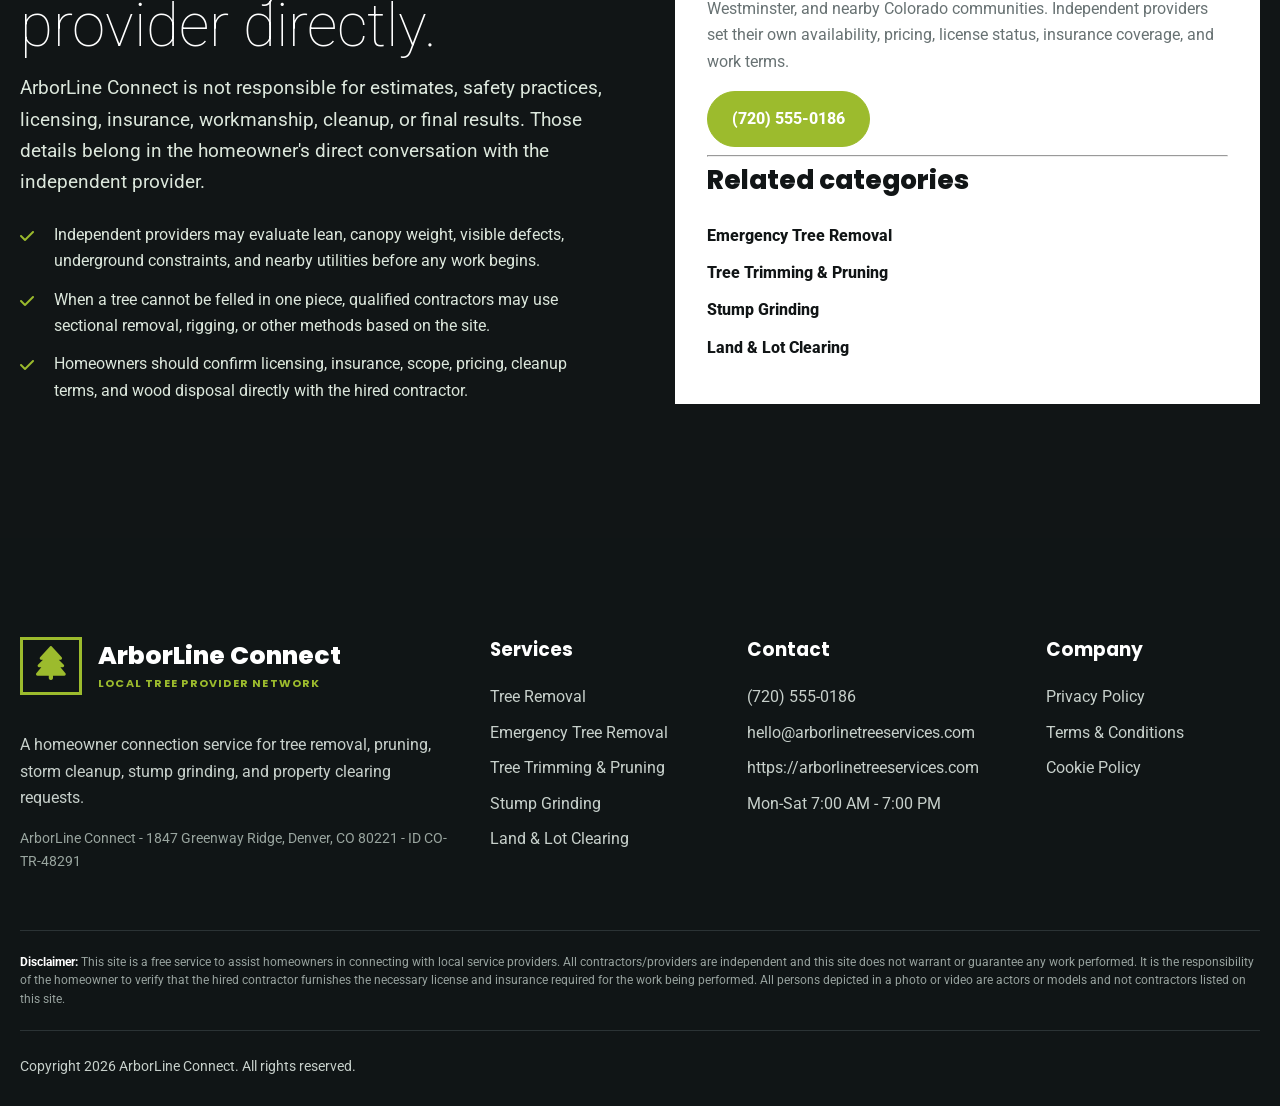
<file: services/tree-removal.html>
<!doctype html>
<html lang="en">
<head>
  <meta charset="utf-8">
  <meta name="viewport" content="width=device-width, initial-scale=1">
  <meta name="description" content="Connection support for hazardous, declining, crowded, or unwanted tree removals. Learn what details to prepare before connecting with an independent local provider.">
  <title>Tree Removal Provider Connections | ArborLine Connect</title>
  <link rel="preconnect" href="https://fonts.googleapis.com">
  <link rel="preconnect" href="https://fonts.gstatic.com" crossorigin>
  <link rel="preconnect" href="https://cdnjs.cloudflare.com">
  <link rel="icon" href="../assets/favicon.svg" type="image/svg+xml">
  <link rel="stylesheet" href="https://fonts.googleapis.com/css2?family=Poppins:wght@600;700;800&family=Roboto:wght@100;300;400;500;700;800&display=swap">
  <link rel="stylesheet" href="https://cdnjs.cloudflare.com/ajax/libs/font-awesome/6.5.2/css/all.min.css">
  <link rel="stylesheet" href="../css/styles.css">
  <noscript><style>.page-loader{display:none}</style></noscript>
</head>
<body>
<div class="page-loader is-active" data-page-loader aria-hidden="true">
  <div class="loader-inner">
    <div class="saw-blade" aria-hidden="true"><span></span><span></span><span></span></div>
    <span class="loader-text">Loading</span>
  </div>
</div>

<header class="site-header" data-header>
  <div class="container navrow">

<a class="brand header-brand" href="../index.html" aria-label="ArborLine Connect home">
  <span class="brand-mark" aria-hidden="true">
    <i class="fa-solid fa-tree"></i>
  </span>
  <span class="brand-copy">
    <span class="brand-name" data-config="companyName"></span>
    <span class="brand-tagline">Local tree provider network</span>
  </span>
</a>
    <button class="menu-toggle" type="button" aria-expanded="false" aria-controls="site-menu" data-menu-toggle><span></span><span></span><span></span></button>
    <nav id="site-menu" class="menu" data-menu>
      <div class="nav-item home-menu is-active" data-home-menu>
        <a class="nav-link" href="../index.html">Home <i class="fa-solid fa-chevron-right"></i></a>
        <div class="home-dropdown" data-home-dropdown>
          <a href="../index.html#home" data-section-link="home">Top</a>
          <a href="../index.html#start-request" data-section-link="start-request">Start request</a>
          <div class="dropdown-branch provider-branch">
            <a class="dropdown-branch-link" href="../index.html#provider-categories" data-section-link="provider-categories">Provider categories <i class="fa-solid fa-chevron-right"></i></a>
            <div class="dropdown-panel category-panel">

            <div class="dropdown-branch">
              <a class="dropdown-branch-link" href="../index.html#provider-categories">Urgent tree hazards <i class="fa-solid fa-chevron-right"></i></a>
              <div class="dropdown-panel">
                <a href="../services/emergency-tree-removal.html">Emergency Tree Removal</a><a href="../services/tree-removal.html">Tree Removal</a><a href="../services/storm-damage-cleanup.html">Storm Damage Cleanup</a>
              </div>
            </div>
            <div class="dropdown-branch">
              <a class="dropdown-branch-link" href="../index.html#provider-categories">Tree care and assessment <i class="fa-solid fa-chevron-right"></i></a>
              <div class="dropdown-panel">
                <a href="../services/tree-trimming-pruning.html">Tree Trimming & Pruning</a><a href="../services/tree-health-assessment.html">Tree Health Assessment</a>
              </div>
            </div>
            <div class="dropdown-branch">
              <a class="dropdown-branch-link" href="../index.html#provider-categories">Cleanup and property clearing <i class="fa-solid fa-chevron-right"></i></a>
              <div class="dropdown-panel">
                <a href="../services/stump-grinding.html">Stump Grinding</a><a href="../services/brush-removal.html">Brush Removal</a><a href="../services/land-lot-clearing.html">Land & Lot Clearing</a>
              </div>
            </div>
            </div>
          </div>
          <a href="../index.html#how-it-works" data-section-link="how-it-works">How it works</a>
          <a href="../index.html#faq" data-section-link="faq">FAQ</a>
        </div>
      </div>
      <div class="nav-item about-menu" data-about-menu>
        <a class="nav-link" href="../about.html">About <i class="fa-solid fa-chevron-right"></i></a>
        <div class="home-dropdown about-dropdown" data-about-dropdown>
          <a href="../about.html#about-company" data-about-section-link="about-company">About Company</a>
          <a href="../about.html#about-services" data-about-section-link="about-services">About Services</a>
        </div>
      </div>
      <a class="nav-link" href="../contact.html">Contact <i class="fa-solid fa-chevron-right"></i></a>
      <a class="nav-phone header-phone" data-config="phoneLabel" data-attr="href:tel" href="#"></a>
    </nav>
  </div>
</header>

<main>
  <section class="page-hero" style="--hero:url('/assets/images/tree-removal.webp')"><div class="container reveal"><span class="eyebrow">Provider category</span><h1>Tree Removal</h1><p>Connection support for hazardous, declining, crowded, or unwanted tree removals.</p></div></section>
  <section class="section"><div class="container detail-grid"><article class="detail-content reveal"><span class="kicker">Connection guide</span><h2>What this <span class="accent-text">request category</span> can help organize</h2><p class="lead">Tree removal can involve access limits, heavy limbs, nearby structures, utility concerns, and urgent safety decisions. Our role is to help homeowners describe the situation clearly and connect with local independent providers who handle this type of work.</p><p>This page describes the types of requests that may fit this category. ArborLine Connect helps organize and route homeowner information only. Independent providers decide whether they can inspect, quote, schedule, and perform the work.</p><h3>When to request tree removal help</h3><p>Submit a request when the tree, stump, brush, or debris is limiting safe access, threatening structures, blocking future landscaping, creating cleanup pressure, or making it difficult to decide which provider category applies.</p><h3>Original request details this category captures</h3><ul class="check-list"><li>Hazard and access request intake</li><li>Connection with local removal providers</li><li>Support for urgent or planned requests</li><li>Help sharing photos and property details</li><li>Clear next-step communication</li></ul><a class="btn" href="../contact.html">Request Provider Help</a></article><aside class="service-detail-media reveal"><img src="../assets/images/tree-removal-detail.webp" alt="Controlled residential tree removal scene with rigging and independent providers" loading="lazy"><div class="service-detail-note"><h3>Aggregator note</h3><p>This site does not perform tree removal work. It helps homeowners describe the situation and seek follow-up from independent local providers.</p></div></aside></div></section>
  <section class="section alt"><div class="container"><div class="section-title reveal"><span class="kicker">Service types</span><h2>Common <span class="accent-text">tree removal</span> request types.</h2><p class="lead">These examples help homeowners choose the best request path before speaking with an independent provider.</p></div><div class="service-type-grid"><article class="service-type-card reveal"><h3>Hazard tree removal</h3><p>For trees that are leaning, cracked, declining, storm-weakened, or positioned near structures, driveways, walkways, fences, or utility areas.</p></article><article class="service-type-card reveal"><h3>Sectional removal</h3><p>For limited-access properties where the tree may need to be removed in smaller controlled sections rather than felled in one piece.</p></article><article class="service-type-card reveal"><h3>Dead or declining tree removal</h3><p>For trees with visible dieback, cavities, fungal growth, loose bark, or structural issues that a provider may need to evaluate on site.</p></article><article class="service-type-card reveal"><h3>Space-clearing removal</h3><p>For unwanted trees blocking construction access, landscape redesigns, sunlight, views, or property use.</p></article></div></div></section>
  <section class="section"><div class="container service-detail-blocks"><article class="service-detail-block reveal"><h3>What may be included</h3><ul class="check-list"><li>Provider request routing based on tree location, size, access, and urgency</li><li>Notes about nearby structures, fences, driveways, pools, sheds, and utilities</li><li>Photo and description prompts that help providers understand the site before follow-up</li><li>Cleanup and disposal preference capture, including logs, branches, chips, and haul-away</li><li>Guidance on what to verify before approving removal work</li></ul></article><article class="service-detail-block reveal"><h3>Details to prepare</h3><ul class="check-list"><li>Approximate tree height and trunk diameter</li><li>Whether the tree is dead, leaning, cracked, uprooted, or touching another structure</li><li>Access limitations such as narrow gates, slopes, overhead lines, or parked vehicles</li><li>Whether stump grinding, wood cutting, or full debris haul-away is also needed</li></ul></article><article class="service-detail-block reveal"><h3>Confirm before hiring</h3><ul class="check-list"><li>Confirm license, insurance, and whether coverage applies to tree removal</li><li>Ask whether the provider will climb, use a lift, use rigging, or use machinery</li><li>Review written scope, cleanup responsibility, wood handling, and property protection</li><li>Confirm who obtains any required permit or utility clearance</li></ul></article></div></section>
  <section class="section service-verify-band"><div class="container split"><div class="reveal"><span class="kicker">Provider verification</span><h2>Use the connection, then verify the provider directly.</h2><p class="lead">ArborLine Connect is not responsible for estimates, safety practices, licensing, insurance, workmanship, cleanup, or final results. Those details belong in the homeowner's direct conversation with the independent provider.</p><ul class="check-list"><li>Independent providers may evaluate lean, canopy weight, visible defects, underground constraints, and nearby utilities before any work begins.</li><li>When a tree cannot be felled in one piece, qualified contractors may use sectional removal, rigging, or other methods based on the site.</li><li>Homeowners should confirm licensing, insurance, scope, pricing, cleanup terms, and wood disposal directly with the hired contractor.</li></ul></div><aside class="sidebar-card reveal"><h3>Need tree removal?</h3><p>Connection requests are available for <span data-service-area></span>. Independent providers set their own availability, pricing, license status, insurance coverage, and work terms.</p><a class="nav-phone" data-config="phoneLabel" data-attr="href:tel" href="#"></a><hr><h3>Related categories</h3><a href="emergency-tree-removal.html">Emergency Tree Removal</a><a href="tree-trimming-pruning.html">Tree Trimming & Pruning</a><a href="stump-grinding.html">Stump Grinding</a><a href="land-lot-clearing.html">Land & Lot Clearing</a></aside></div></section>
</main>
<a class="floating-cta" data-floating-cta href="#" aria-label="Call ArborLine Connect">
  <i class="fa-solid fa-phone" aria-hidden="true"></i>
  <span>Call</span>
</a>

<footer class="footer">
  <div class="container footer-grid">
    <div>

<a class="brand footer-brand" href="../index.html" aria-label="ArborLine Connect home">
  <span class="brand-mark" aria-hidden="true">
    <i class="fa-solid fa-tree"></i>
  </span>
  <span class="brand-copy">
    <span class="brand-name" data-config="companyName"></span>
    <span class="brand-tagline">Local tree provider network</span>
  </span>
</a>
      <p data-config="footerText"></p>
      <p class="company-line"><span data-config="companyName"></span> - <span data-config="address"></span> - ID <span data-config="companyId"></span></p>
    </div>
    <div>
      <h3>Services</h3>
      <a href="../services/tree-removal.html">Tree Removal</a><a href="../services/emergency-tree-removal.html">Emergency Tree Removal</a><a href="../services/tree-trimming-pruning.html">Tree Trimming & Pruning</a><a href="../services/stump-grinding.html">Stump Grinding</a><a href="../services/land-lot-clearing.html">Land & Lot Clearing</a>
    </div>
    <div>
      <h3>Contact</h3>
      <a data-config="phoneLabel" data-attr="href:tel" href="#"></a>
      <a data-config="email" data-attr="href:mailto" href="#"></a>
      <a data-config="website" data-attr="href" href="#"></a>
      <span data-config="businessHours"></span>
    </div>
    <div>
      <h3>Company</h3>
      <a href="../privacy-policy.html">Privacy Policy</a>
      <a href="../terms-and-conditions.html">Terms & Conditions</a>
      <a href="../cookie-policy.html">Cookie Policy</a>
    </div>
  </div>
  <div class="container footer-disclaimer">
    <strong>Disclaimer:</strong> This site is a free service to assist homeowners in connecting with local service providers. All contractors/providers are independent and this site does not warrant or guarantee any work performed. It is the responsibility of the homeowner to verify that the hired contractor furnishes the necessary license and insurance required for the work being performed. All persons depicted in a photo or video are actors or models and not contractors listed on this site.
  </div>
  <div class="container copyright" data-config="copyright"></div>
</footer>
<script src="../js/site-config.js"></script>
<script src="../js/main.js"></script>
</body>
</html>
</file>
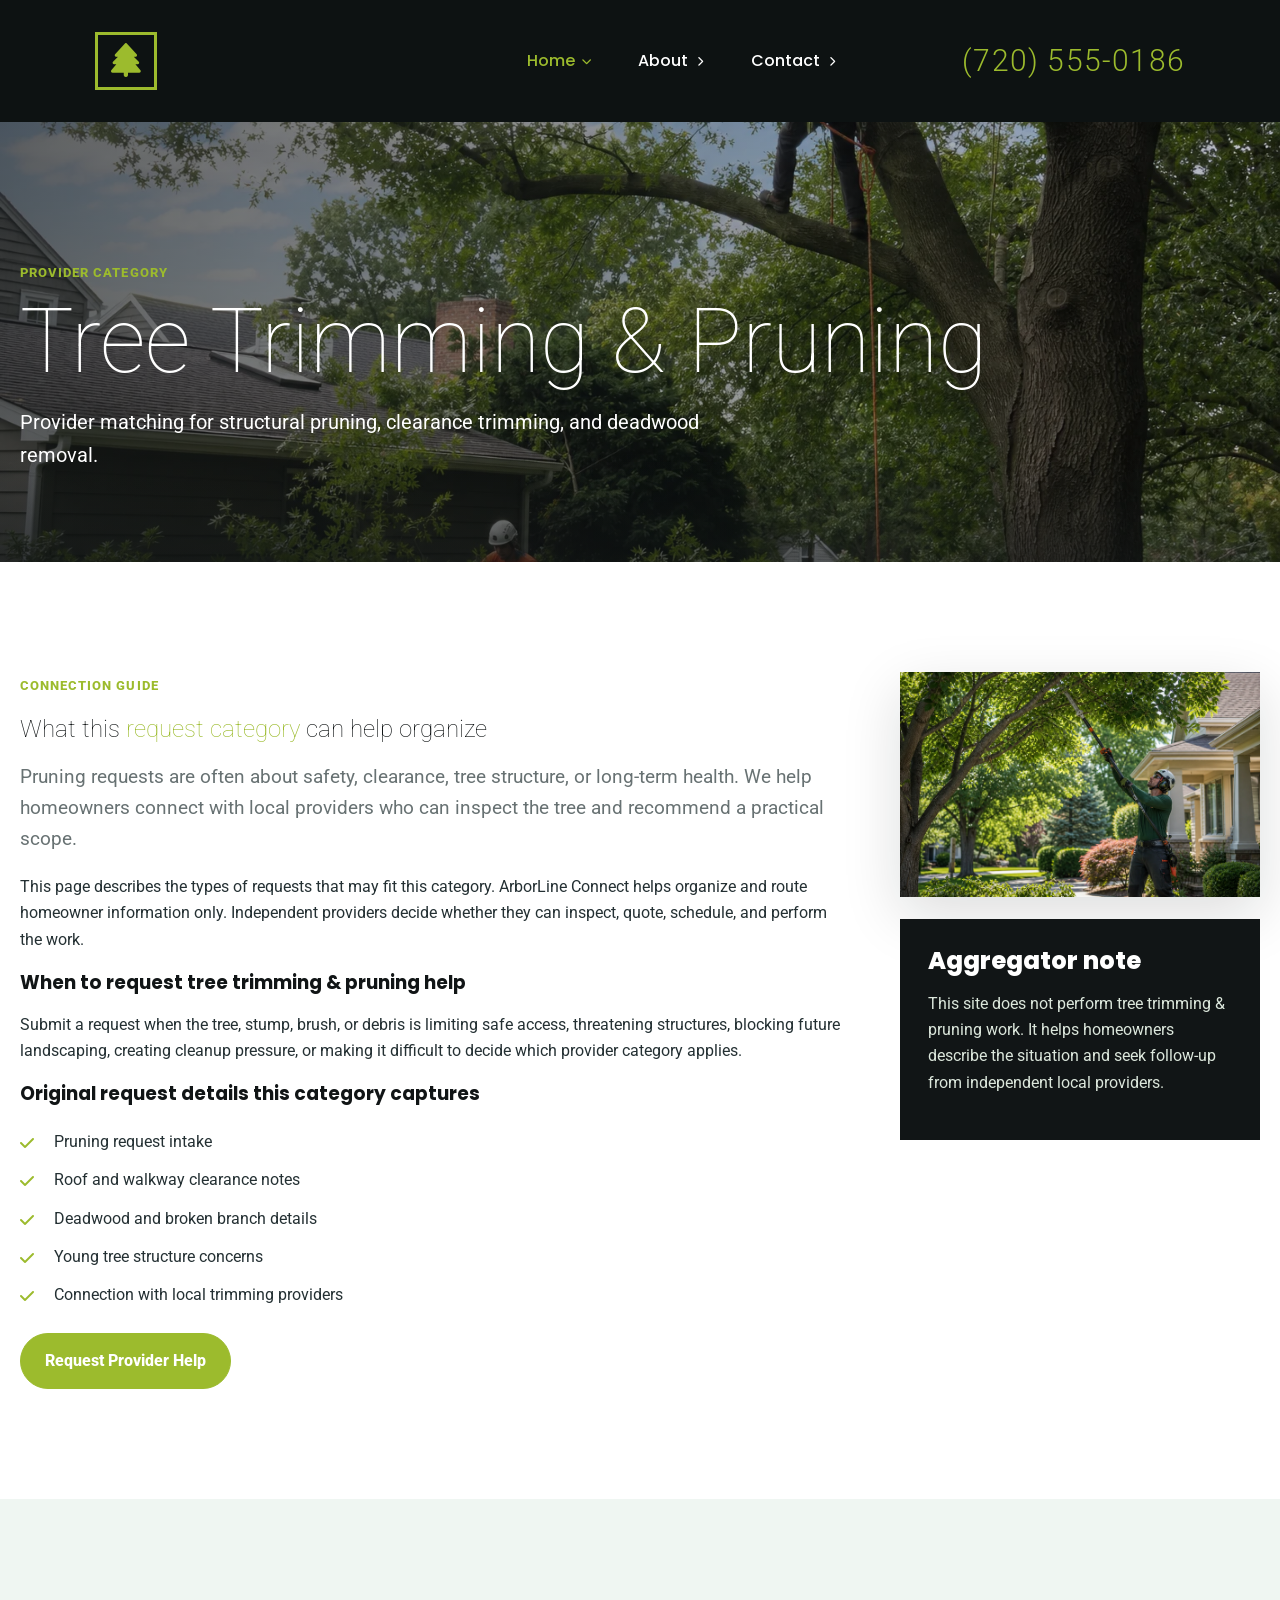
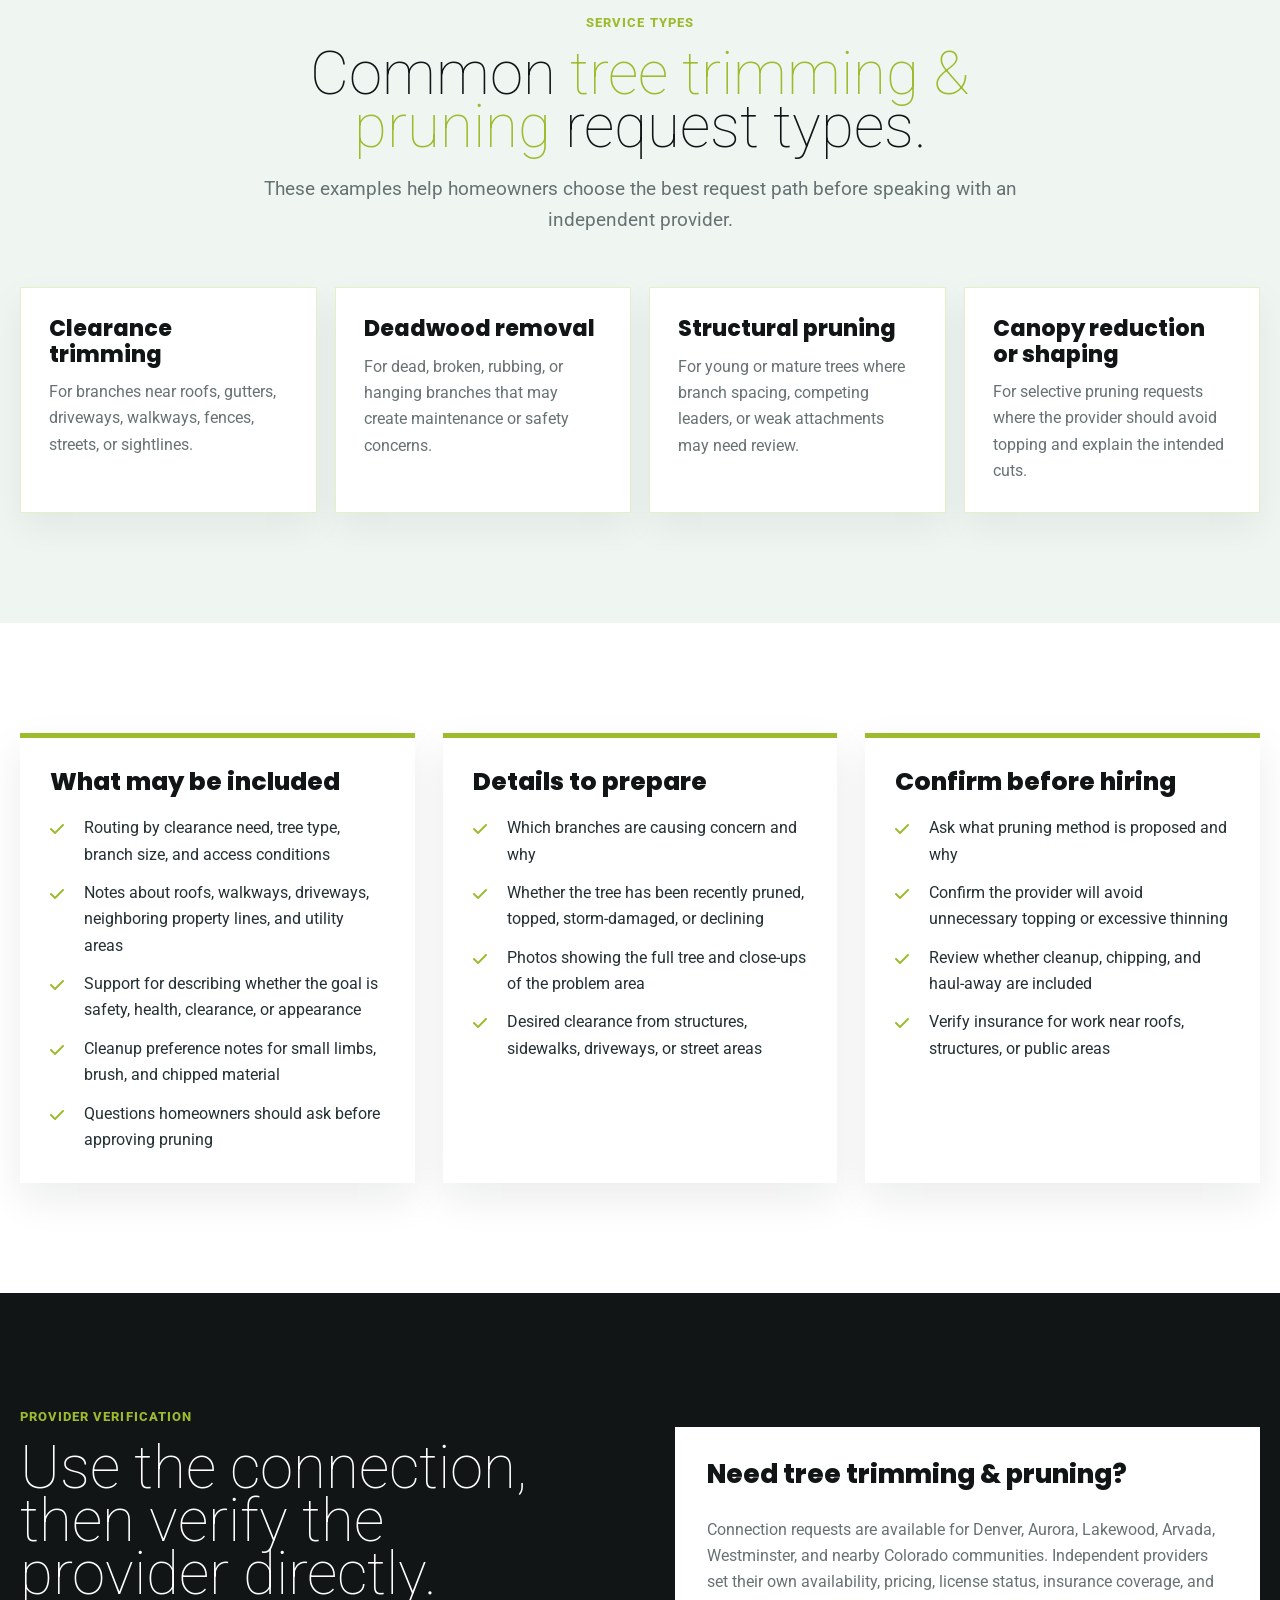
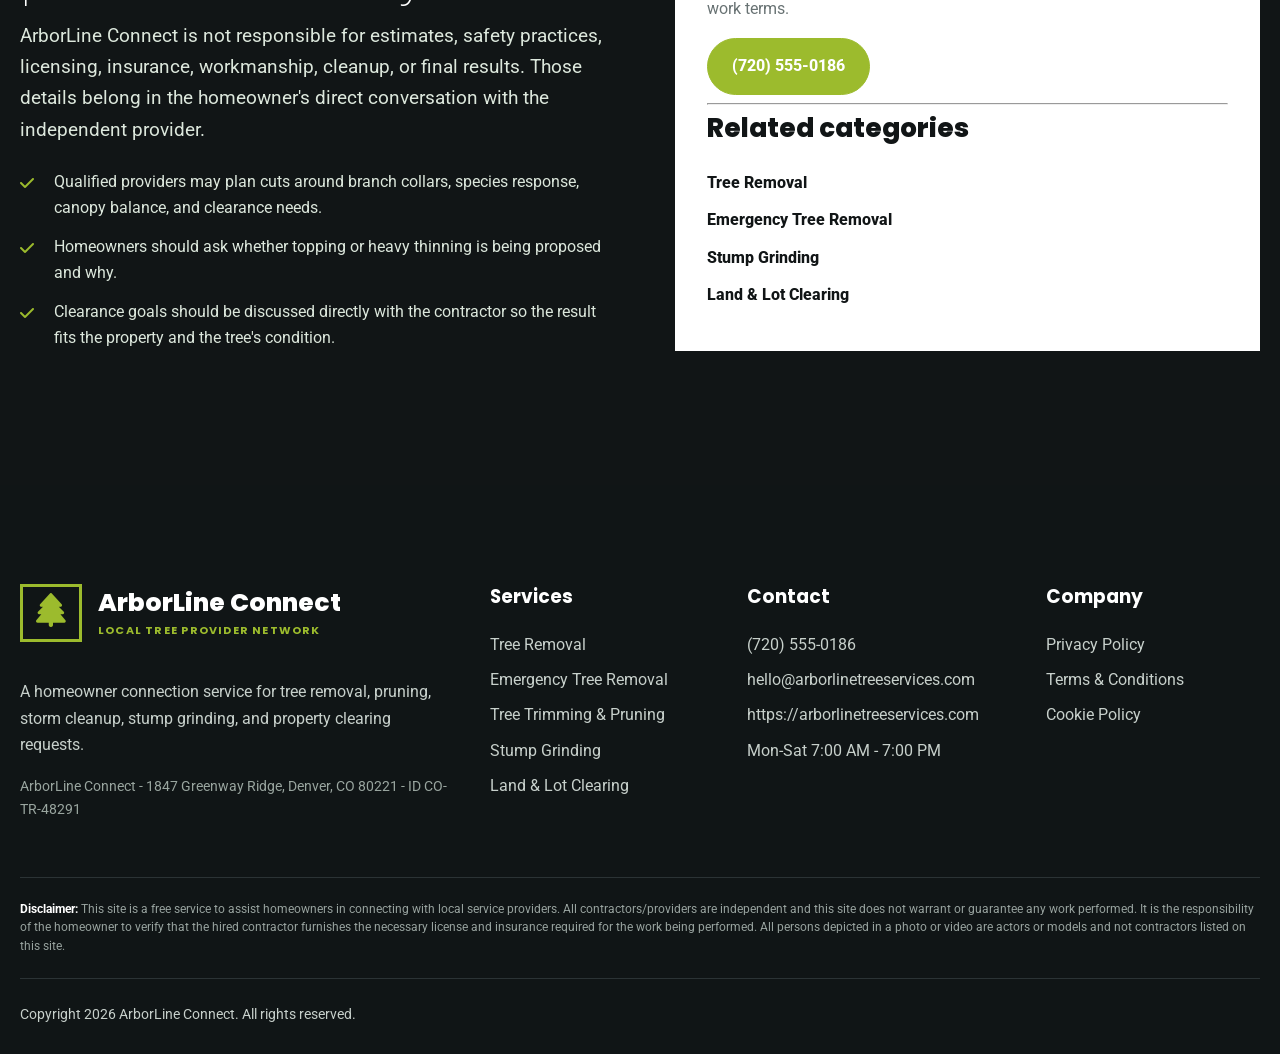
<file: services/tree-trimming-pruning.html>
<!doctype html>
<html lang="en">
<head>
  <meta charset="utf-8">
  <meta name="viewport" content="width=device-width, initial-scale=1">
  <meta name="description" content="Provider matching for structural pruning, clearance trimming, and deadwood removal. Learn what details to prepare before connecting with an independent local provider.">
  <title>Tree Trimming & Pruning Provider Connections | ArborLine Connect</title>
  <link rel="preconnect" href="https://fonts.googleapis.com">
  <link rel="preconnect" href="https://fonts.gstatic.com" crossorigin>
  <link rel="preconnect" href="https://cdnjs.cloudflare.com">
  <link rel="icon" href="../assets/favicon.svg" type="image/svg+xml">
  <link rel="stylesheet" href="https://fonts.googleapis.com/css2?family=Poppins:wght@600;700;800&family=Roboto:wght@100;300;400;500;700;800&display=swap">
  <link rel="stylesheet" href="https://cdnjs.cloudflare.com/ajax/libs/font-awesome/6.5.2/css/all.min.css">
  <link rel="stylesheet" href="../css/styles.css">
  <noscript><style>.page-loader{display:none}</style></noscript>
</head>
<body>
<div class="page-loader is-active" data-page-loader aria-hidden="true">
  <div class="loader-inner">
    <div class="saw-blade" aria-hidden="true"><span></span><span></span><span></span></div>
    <span class="loader-text">Loading</span>
  </div>
</div>

<header class="site-header" data-header>
  <div class="container navrow">

<a class="brand header-brand" href="../index.html" aria-label="ArborLine Connect home">
  <span class="brand-mark" aria-hidden="true">
    <i class="fa-solid fa-tree"></i>
  </span>
  <span class="brand-copy">
    <span class="brand-name" data-config="companyName"></span>
    <span class="brand-tagline">Local tree provider network</span>
  </span>
</a>
    <button class="menu-toggle" type="button" aria-expanded="false" aria-controls="site-menu" data-menu-toggle><span></span><span></span><span></span></button>
    <nav id="site-menu" class="menu" data-menu>
      <div class="nav-item home-menu is-active" data-home-menu>
        <a class="nav-link" href="../index.html">Home <i class="fa-solid fa-chevron-right"></i></a>
        <div class="home-dropdown" data-home-dropdown>
          <a href="../index.html#home" data-section-link="home">Top</a>
          <a href="../index.html#start-request" data-section-link="start-request">Start request</a>
          <div class="dropdown-branch provider-branch">
            <a class="dropdown-branch-link" href="../index.html#provider-categories" data-section-link="provider-categories">Provider categories <i class="fa-solid fa-chevron-right"></i></a>
            <div class="dropdown-panel category-panel">

            <div class="dropdown-branch">
              <a class="dropdown-branch-link" href="../index.html#provider-categories">Urgent tree hazards <i class="fa-solid fa-chevron-right"></i></a>
              <div class="dropdown-panel">
                <a href="../services/emergency-tree-removal.html">Emergency Tree Removal</a><a href="../services/tree-removal.html">Tree Removal</a><a href="../services/storm-damage-cleanup.html">Storm Damage Cleanup</a>
              </div>
            </div>
            <div class="dropdown-branch">
              <a class="dropdown-branch-link" href="../index.html#provider-categories">Tree care and assessment <i class="fa-solid fa-chevron-right"></i></a>
              <div class="dropdown-panel">
                <a href="../services/tree-trimming-pruning.html">Tree Trimming & Pruning</a><a href="../services/tree-health-assessment.html">Tree Health Assessment</a>
              </div>
            </div>
            <div class="dropdown-branch">
              <a class="dropdown-branch-link" href="../index.html#provider-categories">Cleanup and property clearing <i class="fa-solid fa-chevron-right"></i></a>
              <div class="dropdown-panel">
                <a href="../services/stump-grinding.html">Stump Grinding</a><a href="../services/brush-removal.html">Brush Removal</a><a href="../services/land-lot-clearing.html">Land & Lot Clearing</a>
              </div>
            </div>
            </div>
          </div>
          <a href="../index.html#how-it-works" data-section-link="how-it-works">How it works</a>
          <a href="../index.html#faq" data-section-link="faq">FAQ</a>
        </div>
      </div>
      <div class="nav-item about-menu" data-about-menu>
        <a class="nav-link" href="../about.html">About <i class="fa-solid fa-chevron-right"></i></a>
        <div class="home-dropdown about-dropdown" data-about-dropdown>
          <a href="../about.html#about-company" data-about-section-link="about-company">About Company</a>
          <a href="../about.html#about-services" data-about-section-link="about-services">About Services</a>
        </div>
      </div>
      <a class="nav-link" href="../contact.html">Contact <i class="fa-solid fa-chevron-right"></i></a>
      <a class="nav-phone header-phone" data-config="phoneLabel" data-attr="href:tel" href="#"></a>
    </nav>
  </div>
</header>

<main>
  <section class="page-hero" style="--hero:url('/assets/images/tree-trimming-pruning.webp')"><div class="container reveal"><span class="eyebrow">Provider category</span><h1>Tree Trimming & Pruning</h1><p>Provider matching for structural pruning, clearance trimming, and deadwood removal.</p></div></section>
  <section class="section"><div class="container detail-grid"><article class="detail-content reveal"><span class="kicker">Connection guide</span><h2>What this <span class="accent-text">request category</span> can help organize</h2><p class="lead">Pruning requests are often about safety, clearance, tree structure, or long-term health. We help homeowners connect with local providers who can inspect the tree and recommend a practical scope.</p><p>This page describes the types of requests that may fit this category. ArborLine Connect helps organize and route homeowner information only. Independent providers decide whether they can inspect, quote, schedule, and perform the work.</p><h3>When to request tree trimming & pruning help</h3><p>Submit a request when the tree, stump, brush, or debris is limiting safe access, threatening structures, blocking future landscaping, creating cleanup pressure, or making it difficult to decide which provider category applies.</p><h3>Original request details this category captures</h3><ul class="check-list"><li>Pruning request intake</li><li>Roof and walkway clearance notes</li><li>Deadwood and broken branch details</li><li>Young tree structure concerns</li><li>Connection with local trimming providers</li></ul><a class="btn" href="../contact.html">Request Provider Help</a></article><aside class="service-detail-media reveal"><img src="../assets/images/tree-trimming-pruning-detail.webp" alt="Selective residential tree pruning using a pole saw near a roofline" loading="lazy"><div class="service-detail-note"><h3>Aggregator note</h3><p>This site does not perform tree trimming & pruning work. It helps homeowners describe the situation and seek follow-up from independent local providers.</p></div></aside></div></section>
  <section class="section alt"><div class="container"><div class="section-title reveal"><span class="kicker">Service types</span><h2>Common <span class="accent-text">tree trimming & pruning</span> request types.</h2><p class="lead">These examples help homeowners choose the best request path before speaking with an independent provider.</p></div><div class="service-type-grid"><article class="service-type-card reveal"><h3>Clearance trimming</h3><p>For branches near roofs, gutters, driveways, walkways, fences, streets, or sightlines.</p></article><article class="service-type-card reveal"><h3>Deadwood removal</h3><p>For dead, broken, rubbing, or hanging branches that may create maintenance or safety concerns.</p></article><article class="service-type-card reveal"><h3>Structural pruning</h3><p>For young or mature trees where branch spacing, competing leaders, or weak attachments may need review.</p></article><article class="service-type-card reveal"><h3>Canopy reduction or shaping</h3><p>For selective pruning requests where the provider should avoid topping and explain the intended cuts.</p></article></div></div></section>
  <section class="section"><div class="container service-detail-blocks"><article class="service-detail-block reveal"><h3>What may be included</h3><ul class="check-list"><li>Routing by clearance need, tree type, branch size, and access conditions</li><li>Notes about roofs, walkways, driveways, neighboring property lines, and utility areas</li><li>Support for describing whether the goal is safety, health, clearance, or appearance</li><li>Cleanup preference notes for small limbs, brush, and chipped material</li><li>Questions homeowners should ask before approving pruning</li></ul></article><article class="service-detail-block reveal"><h3>Details to prepare</h3><ul class="check-list"><li>Which branches are causing concern and why</li><li>Whether the tree has been recently pruned, topped, storm-damaged, or declining</li><li>Photos showing the full tree and close-ups of the problem area</li><li>Desired clearance from structures, sidewalks, driveways, or street areas</li></ul></article><article class="service-detail-block reveal"><h3>Confirm before hiring</h3><ul class="check-list"><li>Ask what pruning method is proposed and why</li><li>Confirm the provider will avoid unnecessary topping or excessive thinning</li><li>Review whether cleanup, chipping, and haul-away are included</li><li>Verify insurance for work near roofs, structures, or public areas</li></ul></article></div></section>
  <section class="section service-verify-band"><div class="container split"><div class="reveal"><span class="kicker">Provider verification</span><h2>Use the connection, then verify the provider directly.</h2><p class="lead">ArborLine Connect is not responsible for estimates, safety practices, licensing, insurance, workmanship, cleanup, or final results. Those details belong in the homeowner's direct conversation with the independent provider.</p><ul class="check-list"><li>Qualified providers may plan cuts around branch collars, species response, canopy balance, and clearance needs.</li><li>Homeowners should ask whether topping or heavy thinning is being proposed and why.</li><li>Clearance goals should be discussed directly with the contractor so the result fits the property and the tree's condition.</li></ul></div><aside class="sidebar-card reveal"><h3>Need tree trimming & pruning?</h3><p>Connection requests are available for <span data-service-area></span>. Independent providers set their own availability, pricing, license status, insurance coverage, and work terms.</p><a class="nav-phone" data-config="phoneLabel" data-attr="href:tel" href="#"></a><hr><h3>Related categories</h3><a href="tree-removal.html">Tree Removal</a><a href="emergency-tree-removal.html">Emergency Tree Removal</a><a href="stump-grinding.html">Stump Grinding</a><a href="land-lot-clearing.html">Land & Lot Clearing</a></aside></div></section>
</main>
<a class="floating-cta" data-floating-cta href="#" aria-label="Call ArborLine Connect">
  <i class="fa-solid fa-phone" aria-hidden="true"></i>
  <span>Call</span>
</a>

<footer class="footer">
  <div class="container footer-grid">
    <div>

<a class="brand footer-brand" href="../index.html" aria-label="ArborLine Connect home">
  <span class="brand-mark" aria-hidden="true">
    <i class="fa-solid fa-tree"></i>
  </span>
  <span class="brand-copy">
    <span class="brand-name" data-config="companyName"></span>
    <span class="brand-tagline">Local tree provider network</span>
  </span>
</a>
      <p data-config="footerText"></p>
      <p class="company-line"><span data-config="companyName"></span> - <span data-config="address"></span> - ID <span data-config="companyId"></span></p>
    </div>
    <div>
      <h3>Services</h3>
      <a href="../services/tree-removal.html">Tree Removal</a><a href="../services/emergency-tree-removal.html">Emergency Tree Removal</a><a href="../services/tree-trimming-pruning.html">Tree Trimming & Pruning</a><a href="../services/stump-grinding.html">Stump Grinding</a><a href="../services/land-lot-clearing.html">Land & Lot Clearing</a>
    </div>
    <div>
      <h3>Contact</h3>
      <a data-config="phoneLabel" data-attr="href:tel" href="#"></a>
      <a data-config="email" data-attr="href:mailto" href="#"></a>
      <a data-config="website" data-attr="href" href="#"></a>
      <span data-config="businessHours"></span>
    </div>
    <div>
      <h3>Company</h3>
      <a href="../privacy-policy.html">Privacy Policy</a>
      <a href="../terms-and-conditions.html">Terms & Conditions</a>
      <a href="../cookie-policy.html">Cookie Policy</a>
    </div>
  </div>
  <div class="container footer-disclaimer">
    <strong>Disclaimer:</strong> This site is a free service to assist homeowners in connecting with local service providers. All contractors/providers are independent and this site does not warrant or guarantee any work performed. It is the responsibility of the homeowner to verify that the hired contractor furnishes the necessary license and insurance required for the work being performed. All persons depicted in a photo or video are actors or models and not contractors listed on this site.
  </div>
  <div class="container copyright" data-config="copyright"></div>
</footer>
<script src="../js/site-config.js"></script>
<script src="../js/main.js"></script>
</body>
</html>
</file>
<file: css/styles.css>
:root{--green:#9cbb2d;--deep:#111516;--ink:#243033;--muted:#687273;--pale:#eff6f2;--cream:#fbfbf4;--line:#dfe8df;--container:1440px;--shadow:0 18px 55px rgba(17,21,22,.14)}
.page-loader{position:fixed;inset:0;z-index:9999;display:grid;place-items:center;background:radial-gradient(circle at 50% 43%,rgba(156,187,45,.16),rgba(13,18,18,.96) 34%,#0d1212 100%);opacity:0;visibility:hidden;pointer-events:none;transition:.38s opacity ease,.38s visibility ease}.page-loader.is-active{opacity:1;visibility:visible;pointer-events:auto}.loader-inner{display:grid;place-items:center;gap:22px;transform:translateY(6px);transition:.38s transform ease}.page-loader.is-active .loader-inner{transform:translateY(0)}.saw-blade{position:relative;width:118px;height:118px;border-radius:50%;background:repeating-conic-gradient(from 4deg,#eef3ee 0 7deg,#6f7975 7deg 11deg,#d7ded8 11deg 19deg,#8a9490 19deg 24deg);box-shadow:0 0 0 5px rgba(255,255,255,.06),0 18px 52px rgba(0,0,0,.42),0 0 42px rgba(156,187,45,.24);animation:saw-spin .82s linear infinite}.saw-blade:before{content:"";position:absolute;inset:13px;border-radius:50%;background:conic-gradient(from 20deg,#aeb8b3,#f8fbf8 18%,#7d8782 36%,#e8eee9 55%,#78827e 76%,#cfd8d2);box-shadow:inset 0 0 0 1px rgba(17,21,22,.28),inset 0 0 22px rgba(17,21,22,.32)}.saw-blade:after{content:"";position:absolute;inset:43px;border-radius:50%;background:radial-gradient(circle,#0d1212 0 28%,var(--green) 30% 58%,#161d1d 60% 100%);box-shadow:0 0 0 5px rgba(17,21,22,.42),0 0 20px rgba(156,187,45,.35)}.saw-blade span{position:absolute;left:50%;top:50%;width:13px;height:36px;margin:-18px 0 0 -6.5px;border-radius:999px;background:rgba(13,18,18,.42);box-shadow:0 0 0 1px rgba(255,255,255,.22);transform-origin:50% 59px}.saw-blade span:nth-child(1){transform:rotate(0deg) translateY(-32px)}.saw-blade span:nth-child(2){transform:rotate(120deg) translateY(-32px)}.saw-blade span:nth-child(3){transform:rotate(240deg) translateY(-32px)}.loader-text{font:700 12px/1 Poppins,Arial,sans-serif;letter-spacing:.18em;text-transform:uppercase;color:#dce7dc}.loader-text:after{content:"";display:inline-block;width:1.4em;text-align:left;animation:loader-dots 1.2s steps(4,end) infinite}@keyframes saw-spin{to{transform:rotate(360deg)}}@keyframes loader-dots{0%{content:""}25%{content:"."}50%{content:".."}75%,100%{content:"..."}}
.floating-cta{position:fixed;right:24px;bottom:24px;z-index:80;display:inline-flex;align-items:center;justify-content:center;gap:10px;min-height:52px;padding:14px 20px;background:var(--green);color:#0d1212;border:1px solid rgba(255,255,255,.28);border-radius:999px;box-shadow:0 18px 44px rgba(0,0,0,.28);font:800 14px/1 Poppins,Arial,sans-serif;letter-spacing:.02em;opacity:0;visibility:hidden;pointer-events:none;transform:translateY(18px);transition:.28s opacity ease,.28s visibility ease,.28s transform ease,.22s background-color,.22s color,.22s box-shadow}.floating-cta i{font-size:16px}.floating-cta.is-visible{opacity:1;visibility:visible;pointer-events:auto;transform:translateY(0)}.floating-cta:hover{background:#fff;color:var(--deep);box-shadow:0 22px 54px rgba(0,0,0,.32);transform:translateY(-2px)}.nav-open .floating-cta,.modal-open .floating-cta{opacity:0;visibility:hidden;pointer-events:none;transform:translateY(18px)}
*{box-sizing:border-box}html{scroll-behavior:smooth}body{margin:0;font-family:Roboto,Arial,sans-serif;color:var(--ink);background:#fff;line-height:1.65;min-width:320px}img{max-width:100%;display:block}a{color:inherit;text-decoration:none}a:focus-visible,button:focus-visible,input:focus-visible,select:focus-visible,textarea:focus-visible{outline:3px solid var(--green);outline-offset:4px}.container{width:min(calc(100% - 40px),var(--container));margin-inline:auto}.topline{background:var(--deep);color:#dce7dc;font-size:14px}.topbar{display:flex;justify-content:space-between;gap:16px;padding:8px 0}.site-header{position:sticky;top:0;z-index:50;background:rgba(255,255,255,.96);transition:.3s box-shadow,.3s transform}.site-header.is-scrolled{box-shadow:0 10px 35px rgba(0,0,0,.09)}.navrow{height:86px;display:flex;align-items:center;justify-content:space-between;gap:20px}.brand{display:inline-flex;align-items:center;gap:12px;font-family:Poppins,Arial,sans-serif;font-weight:800;font-size:24px;color:var(--deep)}.brand-mark{display:grid;place-items:center;width:42px;height:42px;background:var(--green);color:#fff;border-radius:50%;box-shadow:0 8px 20px rgba(156,187,45,.35)}.menu{display:flex;align-items:center;gap:28px;font-family:Poppins,Arial,sans-serif;font-weight:600}.menu a{position:relative}.menu>a:not(.nav-phone):after{content:"";position:absolute;left:0;bottom:-9px;width:0;height:2px;background:var(--green);transition:.25s}.menu>a:hover:after{width:100%}.nav-phone,.btn{display:inline-flex;align-items:center;justify-content:center;gap:9px;background:var(--green);color:#fff;padding:14px 24px;border-radius:999px;font-weight:800;border:1px solid var(--green);transition:.25s}.nav-phone:hover,.btn:hover{background:var(--deep);border-color:var(--deep);transform:translateY(-2px)}.btn.secondary{background:transparent;color:#fff;border-color:#fff}.btn.secondary:hover{background:#fff;color:var(--deep)}.menu-toggle{display:none;background:none;border:0;width:44px;height:44px}.menu-toggle span{display:block;height:2px;background:var(--deep);margin:7px 6px}.hero{min-height:760px;display:grid;align-items:center;position:relative;background-color:var(--deep);background-image:linear-gradient(90deg,rgba(17,21,22,.66),rgba(17,21,22,.28),rgba(17,21,22,.04)),var(--hero);background-position:center;background-size:cover;background-attachment:fixed;color:#fff;overflow:hidden}.hero:after,.page-hero:after{content:"";position:absolute;inset:auto 0 0;height:110px;background:linear-gradient(transparent,rgba(17,21,22,.48))}.hero-content{position:relative;z-index:1;max-width:820px;padding:70px 0}.eyebrow,.kicker{display:inline-block;color:var(--green);font-weight:800;text-transform:uppercase;letter-spacing:.08em;font-size:13px}.hero h1,.page-hero h1{font:800 clamp(42px,7vw,86px)/.95 Poppins,Arial,sans-serif;margin:18px 0 24px;letter-spacing:0}.hero p,.page-hero p{font-size:20px;max-width:720px}.hero-actions{display:flex;flex-wrap:wrap;gap:14px;margin-top:34px}.section{padding:110px 0}.section.alt{background:var(--pale)}.section.dark{background:var(--deep);color:#fff}.split{display:grid;grid-template-columns:1fr 1fr;gap:70px;align-items:center}.section-title{max-width:760px;margin:0 auto 52px;text-align:center}.section-title.left{text-align:left;margin-left:0}.section-title h2,.split h2{font:800 clamp(34px,4vw,56px)/1.05 Poppins,Arial,sans-serif;color:var(--deep);margin:12px 0}.dark .section-title h2,.dark h2{color:#fff}.lead{font-size:19px;color:var(--muted)}.dark .lead{color:#cdd6d0}.stats{display:grid;grid-template-columns:repeat(4,1fr);border:1px solid var(--line);background:#fff;margin-top:-82px;position:relative;z-index:5;box-shadow:var(--shadow)}.stat{padding:34px;text-align:center;border-right:1px solid var(--line)}.stat:last-child{border-right:0}.stat strong{display:block;color:var(--green);font:300 48px/1 Roboto,Arial}.service-grid{display:grid;grid-template-columns:repeat(4,1fr);gap:28px}.service-group-grid{grid-template-columns:repeat(3,1fr)}.service-card{background:#fff;box-shadow:0 10px 35px rgba(17,21,22,.08);overflow:hidden;transition:.3s transform,.3s box-shadow}.service-card:hover{transform:translateY(-8px);box-shadow:var(--shadow)}.service-group-card{position:relative;min-height:520px;display:flex;align-items:flex-end;background-color:var(--deep);background-image:linear-gradient(180deg,rgba(17,21,22,.05) 0%,rgba(17,21,22,.36) 42%,rgba(17,21,22,.9) 100%),var(--card-image);background-position:center;background-size:cover;color:#fff}.service-group-card:before{content:"";position:absolute;inset:0;background:linear-gradient(120deg,rgba(17,21,22,.14),transparent 46%);pointer-events:none}.service-group-card:hover{background-size:cover}.service-group-card .service-card-body{position:relative;z-index:1;width:100%;padding:32px}.service-group-card .kicker{color:var(--green)}.service-group-card .service-card-body h3{color:#fff}.service-group-card p{color:#e7eee8}.image-link{display:block;overflow:hidden;aspect-ratio:4/3}.image-link img{width:100%;height:100%;object-fit:cover;transition:.5s transform}.service-card:hover img{transform:scale(1.08)}.service-card-body{padding:28px}.service-card h3{font:800 24px/1.2 Poppins,Arial;margin:8px 0 12px;color:var(--deep)}.group-links{display:grid;gap:12px;margin-top:22px}.group-links .text-link{justify-content:space-between;border-top:1px solid rgba(255,255,255,.26);padding-top:12px;color:#fff}.service-all-link{margin-top:34px;margin-bottom:0}.text-link{display:inline-flex;align-items:center;gap:10px;font-weight:800;color:var(--deep)}.text-link i{background:var(--green);color:#fff;border-radius:50%;font-size:11px;width:22px;height:22px;display:grid;place-items:center;transition:.25s;flex:0 0 auto}.text-link:hover i{transform:translateX(7px);background:var(--deep)}.service-group-card .text-link:hover i{background:#fff;color:var(--deep)}.photo-frame{position:relative;overflow:hidden;box-shadow:var(--shadow)}.photo-frame img{width:100%;height:100%;object-fit:cover}.photo-frame.tall{aspect-ratio:5/6}.badge{position:absolute;left:26px;bottom:26px;background:var(--green);color:#fff;padding:22px;max-width:260px;font-weight:800}.process-section{position:relative;isolation:isolate;overflow:hidden;background-color:var(--deep)}.process-bg-layer,.process-bg-shade{position:absolute;inset:0;pointer-events:none}.process-bg-layer{z-index:-2;background-position:center;background-size:cover;opacity:0;transform:scale(1.03);transition:.65s opacity ease,.85s transform ease}.process-bg-shade{z-index:-1;background:linear-gradient(180deg,rgba(17,21,22,.76),rgba(17,21,22,.9));opacity:0;transition:.5s opacity ease}.process-bg-describe{background-image:url('../assets/images/process-describe-hover.webp')}.process-bg-route{background-image:url('../assets/images/process-route-hover.webp')}.process-bg-connect{background-image:url('../assets/images/process-connect-hover.webp')}.process-bg-verify{background-image:url('../assets/images/process-verify-hover.webp')}.process-section[data-process-bg] .process-bg-shade{opacity:1}.process-section[data-process-bg="describe"] .process-bg-describe,.process-section[data-process-bg="route"] .process-bg-route,.process-section[data-process-bg="connect"] .process-bg-connect,.process-section[data-process-bg="verify"] .process-bg-verify{opacity:1;transform:scale(1)}.process-list{display:grid;grid-template-columns:repeat(4,1fr);gap:1px;background:#394144}.process-step{position:relative;background:var(--deep);border:1px solid transparent;padding:42px 28px;min-height:230px;transition:.25s background-color,.25s border-color,.25s box-shadow,.25s transform,.25s backdrop-filter}.process-section[data-process-bg] .process-step{background:rgba(17,21,22,.88);backdrop-filter:blur(1px)}.process-step:hover,.process-step:focus-within{background:rgba(29,37,40,.76);border-color:rgba(156,187,45,.55);box-shadow:0 18px 46px rgba(0,0,0,.24),inset 0 1px 0 rgba(255,255,255,.08);transform:translateY(-6px);z-index:2}.process-step:hover span,.process-step:focus-within span{color:#fff}.process-step span{display:block;color:var(--green);font:300 42px/1 Roboto,Arial;margin-bottom:22px;transition:.25s color}.cta-band{background:linear-gradient(rgba(17,21,22,.74),rgba(17,21,22,.74)),url('../assets/images/process-worksite.webp') center/cover fixed;color:#fff;text-align:center;padding:120px 0}.cta-band h2{font:800 clamp(36px,5vw,64px)/1.05 Poppins,Arial;margin:0 auto 18px;max-width:900px}.page-hero{position:relative;min-height:440px;display:grid;align-items:end;color:#fff;background-color:var(--deep);background-image:linear-gradient(90deg,rgba(17,21,22,.68),rgba(17,21,22,.2)),var(--hero);background-position:center;background-size:cover}.page-hero .container{position:relative;z-index:1;padding:110px 0 70px}.detail-grid{display:grid;grid-template-columns:minmax(0,1fr) 360px;gap:60px}.detail-content h2,.detail-content h3{font-family:Poppins,Arial,sans-serif;color:var(--deep);line-height:1.15}.check-list{list-style:none;padding:0;margin:24px 0;display:grid;gap:12px}.check-list li{padding-left:34px;position:relative}.check-list li:before{content:"\f00c";font-family:"Font Awesome 6 Free";font-weight:900;position:absolute;left:0;top:1px;color:var(--green)}.faq-layout>.section-title{max-width:860px}.faq-grid{display:grid;grid-template-columns:minmax(0,1fr) 360px;gap:34px;align-items:start}.faq-list{display:grid;gap:16px}.faq-item{background:#fff;border:1px solid rgba(156,187,45,.22);border-left:6px solid var(--green);padding:28px 30px;box-shadow:0 16px 38px rgba(17,21,22,.08);transition:.25s transform,.25s box-shadow}.faq-item:hover{transform:translateY(-4px);box-shadow:0 22px 52px rgba(17,21,22,.12)}.faq-item h3,.faq-note h3{font:800 24px/1.2 Poppins,Arial;margin:0 0 10px;color:var(--deep)}.faq-item p{margin:0;color:var(--muted)}.faq-note{background:var(--deep);color:#fff;padding:34px;position:sticky;top:120px;box-shadow:var(--shadow)}.faq-note h3{color:#fff}.faq-note .check-list{margin:24px 0 28px}.faq-note .check-list li{color:#dce7dc}.faq-note .check-list li:before{color:var(--green)}.faq-note .text-link{color:#fff;margin-top:8px}.sidebar-card{background:var(--pale);padding:32px;position:sticky;top:120px}.sidebar-card h3{font:800 26px/1.2 Poppins,Arial;margin-top:0}.form-grid{display:grid;grid-template-columns:1fr 1fr;gap:14px}.form-grid .full{grid-column:1/-1}label{font-weight:800;color:var(--deep)}input,textarea,select{width:100%;border:1px solid var(--line);padding:14px 15px;font:inherit;margin-top:6px;background:#fff}textarea{min-height:150px;resize:vertical}.contact-info{display:grid;gap:18px}.info-line{display:flex;gap:16px;align-items:flex-start}.info-line i{color:var(--green);font-size:22px;margin-top:6px}.legal{max-width:920px}.legal h2{font-family:Poppins,Arial,sans-serif;margin-top:42px;color:var(--deep)}.footer{background:#101516;color:#c7d0cb;padding:78px 0 28px}.footer-grid{display:grid;grid-template-columns:2fr 1fr 1.2fr 1fr;gap:42px}.footer h3{font-family:Poppins,Arial;color:#fff}.footer a,.footer span{display:block;margin:9px 0}.footer .brand{display:inline-flex}.footer-brand{color:#fff}.company-line{font-size:14px;color:#99a59f}.company-line span{display:inline;margin:0}.footer-disclaimer{border-top:1px solid #2b3335;margin-top:42px;padding-top:22px;font-size:12px;line-height:1.55;color:#98a39f}.footer-disclaimer strong{color:#fff}.copyright{border-top:1px solid #2b3335;margin-top:22px;padding-top:24px;font-size:14px}.reveal{opacity:1;transform:none;transition:opacity .7s ease,transform .7s ease}.reveal.is-visible{opacity:1;transform:none}
.service-card{border:1px solid transparent;transition:.3s transform,.3s box-shadow,.3s border-color}.service-card:hover{border-color:rgba(156,187,45,.34)}.service-group-card{border-color:rgba(255,255,255,.14);transition:.35s transform,.35s box-shadow,.35s border-color,.55s background-position}.service-group-card:before{opacity:.72;transition:.35s opacity,.35s background}.service-group-card:hover{transform:translateY(-8px);background-position:center 46%;border-color:rgba(156,187,45,.72);box-shadow:0 28px 72px rgba(0,0,0,.22)}.service-group-card:hover:before{opacity:1;background:linear-gradient(120deg,rgba(156,187,45,.2),rgba(17,21,22,.16) 42%,transparent 72%)}.service-group-card .service-card-body{transition:.3s transform}.service-group-card:hover .service-card-body{transform:translateY(-6px)}.service-group-card:hover .text-link i{background:#fff;color:var(--deep);transform:translateX(4px)}.service-group-card .text-link:hover i{background:#fff;color:var(--deep);transform:translateX(8px)}
.brand{gap:14px;line-height:1;min-width:0;transition:.25s transform}.brand:hover{transform:translateY(-1px)}.brand-mark{position:relative;width:60px;height:48px;flex:0 0 60px;border-radius:20px 10px 20px 10px;background:linear-gradient(135deg,#111516 0%,#22302d 58%,#9cbb2d 100%);box-shadow:0 14px 30px rgba(17,21,22,.18),inset 0 1px 0 rgba(255,255,255,.22);overflow:hidden}.brand-mark:after{content:"";position:absolute;inset:5px;border:1px solid rgba(255,255,255,.18);border-radius:16px 8px 16px 8px;pointer-events:none}.brand-copy{display:grid;gap:4px;min-width:0}.brand-name{display:block;font:800 24px/1 Poppins,Arial,sans-serif;color:var(--deep);white-space:nowrap}.brand-tagline{display:block;font:700 11px/1.1 Poppins,Arial,sans-serif;text-transform:uppercase;letter-spacing:.12em;color:#6f7b76;white-space:nowrap}.footer-brand .brand-name{color:#fff}.footer-brand .brand-tagline{color:#99a59f}.footer-brand .brand-mark{box-shadow:0 16px 34px rgba(0,0,0,.28),inset 0 1px 0 rgba(255,255,255,.22)}
.site-header{background:#0d1212;box-shadow:none}.site-header.is-scrolled{box-shadow:0 14px 34px rgba(0,0,0,.22)}.site-header .container{width:min(calc(100% - 190px),1700px)}.navrow{height:122px}.header-brand .brand-copy{display:none}.header-brand .brand-mark{width:62px;height:58px;flex-basis:62px;border:3px solid var(--green);border-radius:0;background:transparent;box-shadow:none}.header-brand .brand-mark:after{display:none}.menu{position:relative;flex:1;justify-content:center;gap:48px}.menu>a{display:inline-flex;align-items:center;gap:9px;color:#fff;font-weight:500}.menu>a:not(.nav-phone):after{display:none}.menu>a i{font-size:10px;color:currentColor;transition:.25s transform}.menu>a:hover i{transform:translateX(3px)}.menu>a.is-active i{transform:rotate(90deg)}.menu>a.is-active:hover i{transform:rotate(90deg) translateX(3px)}.menu>a:hover,.menu>a.is-active{color:var(--green)}.menu>a.header-phone{position:absolute;right:0;background:transparent;border:0;border-radius:0;color:var(--green);padding:0;font:300 30px/1 Roboto,Arial,sans-serif;letter-spacing:.04em}.menu>a.header-phone:hover{background:transparent;border-color:transparent;color:#fff;transform:none}
.brand-mark i{font-size:26px;color:#fff;line-height:1}.header-brand .brand-mark i{font-size:34px;color:var(--green)}.footer-brand .brand-mark i{font-size:26px;color:#fff}
.nav-item{position:relative}.home-menu>.nav-link{display:inline-flex;align-items:center;gap:9px;color:#fff;font-weight:500}.home-menu>.nav-link i{font-size:10px;color:currentColor;transition:.25s transform}.home-menu:hover>.nav-link,.home-menu:focus-within>.nav-link,.home-menu.is-active>.nav-link{color:var(--green)}.home-menu:hover>.nav-link i{transform:translateX(3px)}.home-menu.is-active>.nav-link i{transform:rotate(90deg)}.home-menu.is-active:hover>.nav-link i{transform:rotate(90deg) translateX(3px)}.home-dropdown{position:absolute;top:calc(100% + 22px);left:-22px;min-width:230px;background:#0d1212;border:1px solid rgba(156,187,45,.28);box-shadow:0 22px 52px rgba(0,0,0,.32);padding:14px 0;display:grid;gap:2px;opacity:0;visibility:hidden;transform:translateY(8px);transition:.22s opacity,.22s transform,.22s visibility;z-index:60}.home-menu:hover .home-dropdown,.home-menu:focus-within .home-dropdown{opacity:1;visibility:visible;transform:translateY(0)}.home-dropdown a{display:flex;align-items:center;justify-content:space-between;padding:10px 18px;color:#dce7dc;font-weight:500;white-space:nowrap}.home-dropdown a:hover,.home-dropdown a.is-active{color:var(--green);background:rgba(156,187,45,.08)}.home-dropdown a.is-active:after{content:"";width:7px;height:7px;border-radius:50%;background:var(--green)}
.about-menu>.nav-link{display:inline-flex;align-items:center;gap:9px;color:#fff;font-weight:500}.about-menu>.nav-link i{font-size:10px;color:currentColor;transition:.25s transform}.about-menu:hover>.nav-link,.about-menu:focus-within>.nav-link,.about-menu.is-active>.nav-link{color:var(--green)}.about-menu:hover>.nav-link i{transform:translateX(3px)}.about-menu.is-active>.nav-link i{transform:rotate(90deg)}.about-menu.is-active:hover>.nav-link i{transform:rotate(90deg) translateX(3px)}.about-menu:hover .home-dropdown,.about-menu:focus-within .home-dropdown{opacity:1;visibility:visible;transform:translateY(0)}
.hero h1,.page-hero h1,.section-title h2,.split h2,.cta-band h2{font-family:Roboto,Arial,sans-serif;font-weight:100;line-height:.88;letter-spacing:0}.hero h1,.page-hero h1{font-size:clamp(56px,7vw,112px)}.section-title h2,.split h2{font-size:clamp(42px,4.7vw,72px)}.cta-band h2{font-size:clamp(44px,5.5vw,82px)}.detail-content h2,.legal h2{font-family:Roboto,Arial,sans-serif;font-weight:100;line-height:.94}
.hero-content{max-width:1120px;padding:96px 0 86px}.hero h1{max-width:1100px;line-height:.96;font-size:clamp(60px,6.6vw,118px);margin:22px 0 28px}.hero p{max-width:780px}
.hero{background-image:linear-gradient(90deg,rgba(17,21,22,.78),rgba(17,21,22,.48) 48%,rgba(17,21,22,.24)),var(--hero)}
.accent-text{color:var(--green)}
.page-loader{background:rgba(13,18,18,.94)}.saw-blade{box-shadow:0 18px 42px rgba(0,0,0,.34)}.saw-blade:after{box-shadow:0 0 0 5px rgba(17,21,22,.42)}.saw-blade span{display:none}
.footer-brand{align-items:center;gap:16px;margin-bottom:22px}.footer-brand .brand-mark{width:62px;height:58px;flex-basis:62px;border:3px solid var(--green);border-radius:0;background:transparent;box-shadow:none;display:flex;align-items:center;justify-content:center}.footer-brand .brand-mark:after{display:none}.footer-brand .brand-mark i{display:block;font-size:34px;line-height:1;color:var(--green);transform:translateY(-2px)}.footer-brand .brand-name{font:800 25px/1 Poppins,Arial,sans-serif;color:#fff}.footer-brand .brand-tagline{margin-top:2px;color:var(--green);letter-spacing:.11em}
.footer a{transition:.25s color,.25s transform,.25s opacity}.footer a:not(.brand):hover{color:var(--green);transform:translateX(5px)}.footer-brand:hover{transform:translateY(-3px)}.footer-brand .brand-mark{transition:.25s background-color,.25s box-shadow,.25s transform}.footer-brand .brand-mark i,.footer-brand .brand-name,.footer-brand .brand-tagline{transition:.25s color}.footer-brand:hover .brand-mark{background:var(--green);box-shadow:0 16px 38px rgba(156,187,45,.2);transform:translateY(-1px)}.footer-brand:hover .brand-mark i{color:#0d1212}.footer-brand:hover .brand-name{color:var(--green)}.footer-disclaimer a:hover,.copyright a:hover{color:var(--green)}
.modal-open{overflow:hidden}.confirmation-modal{position:fixed;inset:0;z-index:9000;display:grid;place-items:center;padding:24px;background:rgba(13,18,18,.72);opacity:0;visibility:hidden;pointer-events:none;transition:.28s opacity,.28s visibility}.confirmation-modal.is-open{opacity:1;visibility:visible;pointer-events:auto}.confirmation-dialog{position:relative;width:min(100%,520px);background:#fff;color:var(--ink);padding:42px 38px;box-shadow:0 30px 80px rgba(0,0,0,.34);transform:translateY(14px);transition:.28s transform}.confirmation-modal.is-open .confirmation-dialog{transform:translateY(0)}.confirmation-icon{width:62px;height:62px;display:grid;place-items:center;background:var(--green);color:#0d1212;margin-bottom:22px;font-size:25px}.confirmation-dialog h2{font:800 32px/1.05 Poppins,Arial,sans-serif;margin:0 0 12px;color:var(--deep)}.confirmation-dialog p{margin:0;color:var(--muted)}.confirmation-dialog .btn{margin-top:28px}.modal-close{position:absolute;top:16px;right:16px;width:38px;height:38px;display:grid;place-items:center;border:1px solid var(--line);background:#fff;color:var(--deep);cursor:pointer;transition:.22s background-color,.22s color,.22s border-color}.modal-close:hover{background:var(--deep);border-color:var(--deep);color:#fff}
.contact-info .info-line>div{display:grid;gap:3px}.contact-info .info-line strong{display:block;line-height:1.2}.contact-info .info-line a,.contact-info .info-line span{display:block;margin:0;color:var(--ink);line-height:1.45}
.service-detail-media{display:grid;gap:22px;align-content:start}.service-detail-media img{width:100%;aspect-ratio:16/10;object-fit:cover;box-shadow:var(--shadow)}.service-detail-note{background:var(--deep);color:#dce7dc;padding:28px}.service-detail-note h3{font:800 24px/1.15 Poppins,Arial,sans-serif;color:#fff;margin:0 0 10px}.service-type-grid{display:grid;grid-template-columns:repeat(4,1fr);gap:18px}.service-type-card{background:#fff;border:1px solid rgba(156,187,45,.25);padding:28px;box-shadow:0 14px 34px rgba(17,21,22,.06);transition:.25s transform,.25s border-color,.25s box-shadow}.service-type-card:hover{transform:translateY(-5px);border-color:rgba(156,187,45,.7);box-shadow:0 22px 48px rgba(17,21,22,.12)}.service-type-card h3{font:800 22px/1.15 Poppins,Arial,sans-serif;color:var(--deep);margin:0 0 12px}.service-type-card p{margin:0;color:var(--muted)}.service-detail-blocks{display:grid;grid-template-columns:repeat(3,1fr);gap:28px}.service-detail-block{background:#fff;border-top:5px solid var(--green);padding:30px;box-shadow:0 16px 38px rgba(17,21,22,.08)}.service-detail-block h3{font:800 25px/1.15 Poppins,Arial,sans-serif;color:var(--deep);margin:0 0 18px}.service-detail-block .check-list{margin:0}.service-verify-band{background:var(--deep);color:#fff}.service-verify-band h2{color:#fff}.service-verify-band .lead{color:#dce7dc}.service-verify-band .check-list li{color:#dce7dc}.service-verify-band .check-list li:before{color:var(--green)}.service-verify-band .sidebar-card{background:#fff;color:var(--ink)}.service-verify-band .sidebar-card h3{color:var(--deep)}.service-verify-band .sidebar-card p{color:var(--muted)}.service-verify-band .sidebar-card a:not(.nav-phone){display:block;margin:11px 0;color:var(--deep);font-weight:800;transition:.22s color,.22s transform}.service-verify-band .sidebar-card a:not(.nav-phone):hover{color:var(--green);transform:translateX(4px)}
.dropdown-branch{position:relative}.home-dropdown .dropdown-branch-link{display:flex;align-items:center;justify-content:space-between;gap:18px}.home-dropdown .dropdown-branch-link i{font-size:10px;color:currentColor;transition:.22s transform}.dropdown-panel{position:absolute;top:-14px;left:calc(100% + 10px);min-width:245px;background:#0d1212;border:1px solid rgba(156,187,45,.28);box-shadow:0 22px 52px rgba(0,0,0,.32);padding:14px 0;display:grid;gap:2px;opacity:0;visibility:hidden;transform:translateX(-6px);transition:.22s opacity,.22s transform,.22s visibility;z-index:70}.dropdown-branch:hover>.dropdown-panel,.dropdown-branch:focus-within>.dropdown-panel{opacity:1;visibility:visible;transform:translateX(0)}.dropdown-branch:hover>.dropdown-branch-link,.dropdown-branch:focus-within>.dropdown-branch-link{color:var(--green);background:rgba(156,187,45,.08)}.dropdown-branch:hover>.dropdown-branch-link i,.dropdown-branch:focus-within>.dropdown-branch-link i{transform:translateX(4px)}.category-panel{min-width:270px}.category-panel>.dropdown-branch>.dropdown-branch-link{font-weight:700}.category-panel .dropdown-panel{min-width:250px}
[id]{scroll-margin-top:99px}
@media (max-width:820px){.brand{gap:11px}.brand-mark{width:52px;height:42px;flex-basis:52px}.brand-name{font-size:21px}.brand-tagline{display:none}}
@media (max-width:820px){.floating-cta{right:14px;bottom:max(14px,env(safe-area-inset-bottom));min-height:46px;padding:12px 15px;font-size:13px;gap:8px;box-shadow:0 14px 34px rgba(0,0,0,.26)}.floating-cta i{font-size:14px}}
@media (max-width:820px){.footer-brand{gap:12px;margin-bottom:18px;align-items:center;max-width:100%}.footer-brand .brand-mark{width:52px;height:48px;flex:0 0 52px;border-width:2px}.footer-brand .brand-mark i{font-size:28px;transform:translateY(-1px)}.footer-brand .brand-copy{min-width:0;gap:3px}.footer-brand .brand-name{font-size:22px;line-height:1;white-space:normal}.footer-brand .brand-tagline{display:block;font-size:10px;line-height:1.15;letter-spacing:.08em;white-space:normal;max-width:210px}}
@media (max-width:420px){.brand-mark{width:46px;height:38px;flex-basis:46px;border-radius:16px 8px}.brand-name{font-size:19px;max-width:170px;overflow:hidden;text-overflow:ellipsis}}
@media (max-width:420px){.footer-brand{gap:10px;margin-bottom:16px}.footer-brand .brand-mark{width:46px;height:42px;flex-basis:46px;border-radius:0}.footer-brand .brand-mark i{font-size:25px}.footer-brand .brand-name{font-size:19px;max-width:none;overflow:visible;text-overflow:clip}.footer-brand .brand-tagline{font-size:9px;max-width:180px}}
@media (max-width:1180px){.service-type-grid{grid-template-columns:repeat(2,1fr)}.service-detail-blocks{grid-template-columns:1fr}}
@media (max-width:1180px){.service-grid{grid-template-columns:repeat(2,1fr)}.process-list{grid-template-columns:repeat(2,1fr)}.split{gap:40px}.footer-grid{grid-template-columns:1fr 1fr}}
@media (max-width:820px){.topbar{display:none}.navrow{height:74px}.menu-toggle{display:block;position:relative;z-index:90}.menu{position:fixed;inset:0;width:100vw;height:100dvh;background:#fff;box-shadow:var(--shadow);padding:112px 20px 34px;display:flex;flex-direction:column;align-items:flex-start;overflow-y:auto;overflow-x:hidden;overscroll-behavior:contain;opacity:0;visibility:hidden;pointer-events:none;transform:translateX(-100%);transition:.42s transform ease,.28s opacity ease,.42s visibility ease}.menu.is-open{opacity:1;visibility:visible;pointer-events:auto;transform:translateX(0)}.nav-open{overflow:hidden}.nav-phone{width:100%}.hero{min-height:650px;background-attachment:scroll}.stats{grid-template-columns:repeat(2,minmax(0,1fr));gap:1px;border:0;margin-top:0;background:var(--line);box-shadow:0 12px 30px rgba(17,21,22,.1)}.stat{padding:16px 10px 14px;border:0;background:#fff;min-height:86px;display:grid;align-content:center}.stat strong{font-size:30px;line-height:.95}.stat span{font-size:12px;line-height:1.25;color:var(--muted)}.process-list{grid-template-columns:repeat(2,minmax(0,1fr));gap:1px}.process-step{min-height:156px;padding:18px 14px 16px}.process-step span{font-size:24px;margin-bottom:10px}.process-step h3{font-size:18px;line-height:1.1;margin:0 0 7px}.process-step p{font-size:13px;line-height:1.35;margin:0}.process-step:hover,.process-step:focus-within{transform:translateY(-3px)}.faq-list{gap:8px}.faq-item{border-left-width:4px;padding:16px 16px 15px;box-shadow:0 10px 24px rgba(17,21,22,.07)}.faq-item:hover{transform:translateY(-2px);box-shadow:0 14px 30px rgba(17,21,22,.1)}.faq-item h3{font-size:17px;line-height:1.16;margin-bottom:6px}.faq-item p{font-size:13px;line-height:1.42}.split,.detail-grid,.faq-grid{grid-template-columns:1fr}.service-grid{grid-template-columns:1fr}.service-group-grid{gap:12px}.service-group-card{min-height:310px}.service-group-card .service-card-body{padding:20px}.service-group-card .kicker{font-size:11px;letter-spacing:.06em}.service-group-card .service-card-body h3{font-size:21px;line-height:1.08;margin:6px 0 8px}.service-group-card p{font-size:13px;line-height:1.38;margin:0}.group-links{gap:7px;margin-top:14px}.group-links .text-link{padding-top:7px;font-size:13px;line-height:1.2}.section{padding:76px 0}.hero p,.page-hero p{font-size:18px}.footer-grid{grid-template-columns:1fr}.form-grid{grid-template-columns:1fr}.form-grid .full{grid-column:auto}.sidebar-card,.faq-note{position:static}.cta-band{background-attachment:scroll}.container{width:min(calc(100% - 28px),var(--container))}}
@media (max-width:820px){.service-type-grid{grid-template-columns:1fr}.service-detail-note,.service-type-card,.service-detail-block{padding:24px}}
@media (max-width:820px){.site-header .container{width:min(calc(100% - 28px),var(--container))}.navrow{height:82px}.header-brand .brand-mark{width:52px;height:50px;flex-basis:52px}.header-brand .brand-mark i{font-size:28px}.menu-toggle span{background:var(--green);transition:.25s transform,.25s opacity}.menu-toggle[aria-expanded="true"] span:nth-child(1){transform:translateY(9px) rotate(45deg)}.menu-toggle[aria-expanded="true"] span:nth-child(2){opacity:0}.menu-toggle[aria-expanded="true"] span:nth-child(3){transform:translateY(-9px) rotate(-45deg)}.menu{background:#0d1212;border:0;box-shadow:0 20px 46px rgba(0,0,0,.28);gap:18px;max-width:none;justify-content:flex-start}.menu>a{color:#fff}.menu>a.is-active{color:var(--green)}.menu>a.header-phone,.nav-phone.header-phone{position:static;width:auto;font-size:24px;margin-top:8px;color:var(--green)}}
@media (max-width:820px){.home-menu{width:100%;max-width:100%;min-width:0;display:grid;gap:12px}.home-menu>.nav-link{width:100%;justify-content:space-between}.home-menu>.nav-link i,.about-menu>.nav-link i{transform:none}.home-menu.is-mobile-open>.nav-link i,.about-menu.is-mobile-open>.nav-link i{transform:rotate(90deg)}.home-dropdown{position:static;min-width:0;max-width:100%;width:100%;display:none;opacity:1;visibility:visible;transform:none;box-shadow:none;border-color:rgba(156,187,45,.18);padding:8px 0;overflow:hidden;box-sizing:border-box}.nav-item.is-mobile-open>.home-dropdown{display:grid}.home-dropdown a{padding:9px 14px;font-size:14px}.home-menu:hover>.nav-link i,.home-menu.is-active:hover>.nav-link i{transform:none}.home-menu.is-mobile-open:hover>.nav-link i,.home-menu.is-mobile-open.is-active:hover>.nav-link i{transform:rotate(90deg)}}
@media (max-width:820px){.dropdown-branch{min-width:0;max-width:100%;box-sizing:border-box}.dropdown-panel{position:static;min-width:0;width:calc(100% - 14px);max-width:none;display:none;opacity:1;visibility:visible;transform:none;box-shadow:none;border:0;border-left:1px solid rgba(156,187,45,.22);margin:3px 0 6px 14px;padding:4px 0 4px 10px;box-sizing:border-box}.dropdown-branch.is-mobile-open>.dropdown-panel{display:grid}.category-panel{min-width:0}.home-dropdown .dropdown-branch-link i{transform:none}.dropdown-branch.is-mobile-open>.dropdown-branch-link i{transform:rotate(90deg)}}
@media (max-width:820px){.home-dropdown a{min-width:0;white-space:normal;overflow-wrap:anywhere}.home-dropdown .dropdown-branch-link{align-items:flex-start}.home-dropdown .dropdown-branch-link i{margin-top:5px;flex:0 0 auto}}
@media (max-width:820px){.about-menu{width:100%;display:grid;gap:12px}.about-menu>.nav-link{width:100%;justify-content:space-between}.about-menu:hover>.nav-link i,.about-menu.is-active:hover>.nav-link i{transform:none}.about-menu.is-mobile-open:hover>.nav-link i,.about-menu.is-mobile-open.is-active:hover>.nav-link i{transform:rotate(90deg)}}
@media (max-width:820px){[id]{scroll-margin-top:69px}}
@media (max-width:420px){.hero h1,.page-hero h1{font-size:38px}.stats{grid-template-columns:repeat(2,minmax(0,1fr))}.stat{min-height:78px;padding:13px 8px 12px}.stat strong{font-size:26px}.stat span{font-size:11px}.process-step{min-height:148px;padding:16px 12px 14px}.process-step span{font-size:22px}.process-step h3{font-size:17px}.process-step p{font-size:12px}.faq-list{gap:6px}.faq-item{padding:12px 12px 11px}.faq-item h3{font-size:15px;line-height:1.1;margin-bottom:5px}.faq-item p{font-size:12px;line-height:1.32}.service-group-grid{gap:10px}.service-group-card{min-height:250px}.service-group-card .service-card-body{padding:15px}.service-group-card .service-card-body h3{font-size:18px;margin-bottom:6px}.service-group-card p{font-size:12px;line-height:1.32}.group-links{gap:5px;margin-top:10px}.group-links .text-link{font-size:12px;padding-top:5px}.brand{font-size:20px}.hero-actions .btn{width:100%}}
@media (prefers-reduced-motion:reduce){*{scroll-behavior:auto!important;transition:none!important;animation:none!important}.reveal{opacity:1;transform:none}}
</file>
